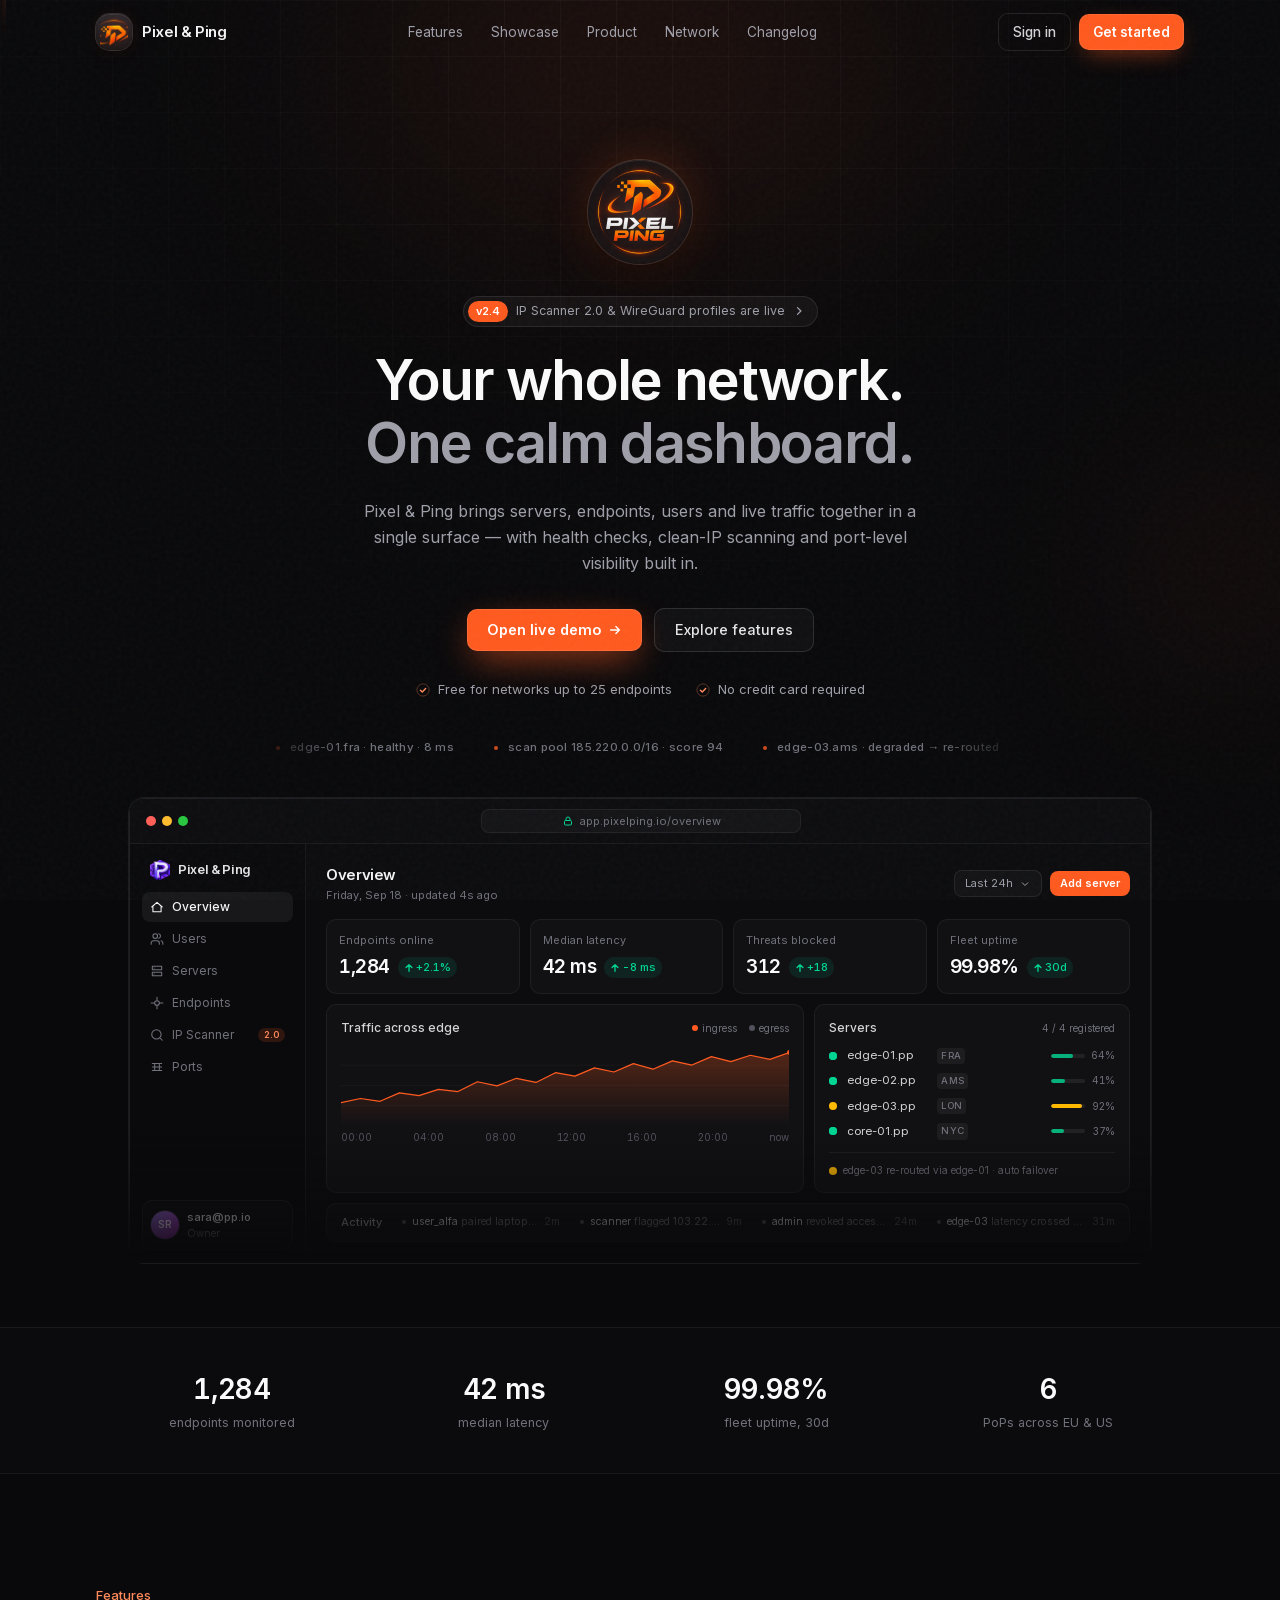
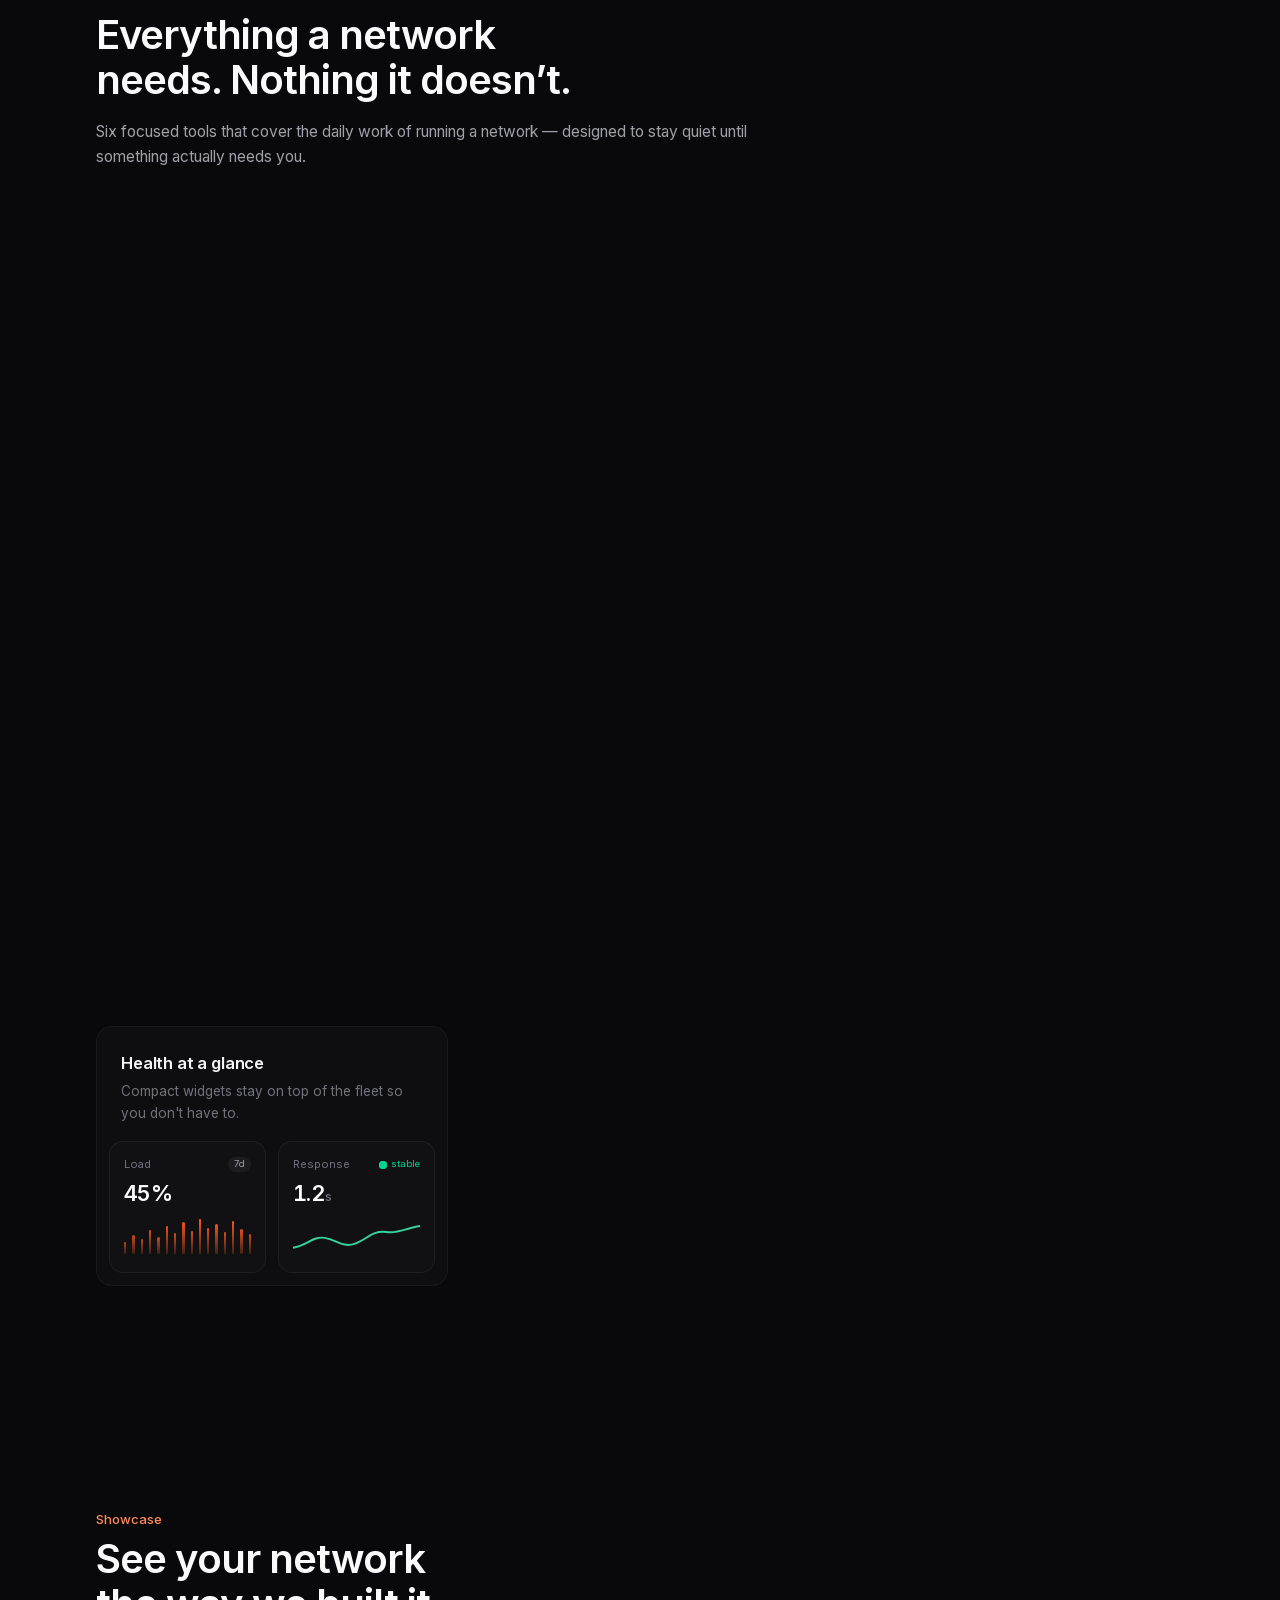
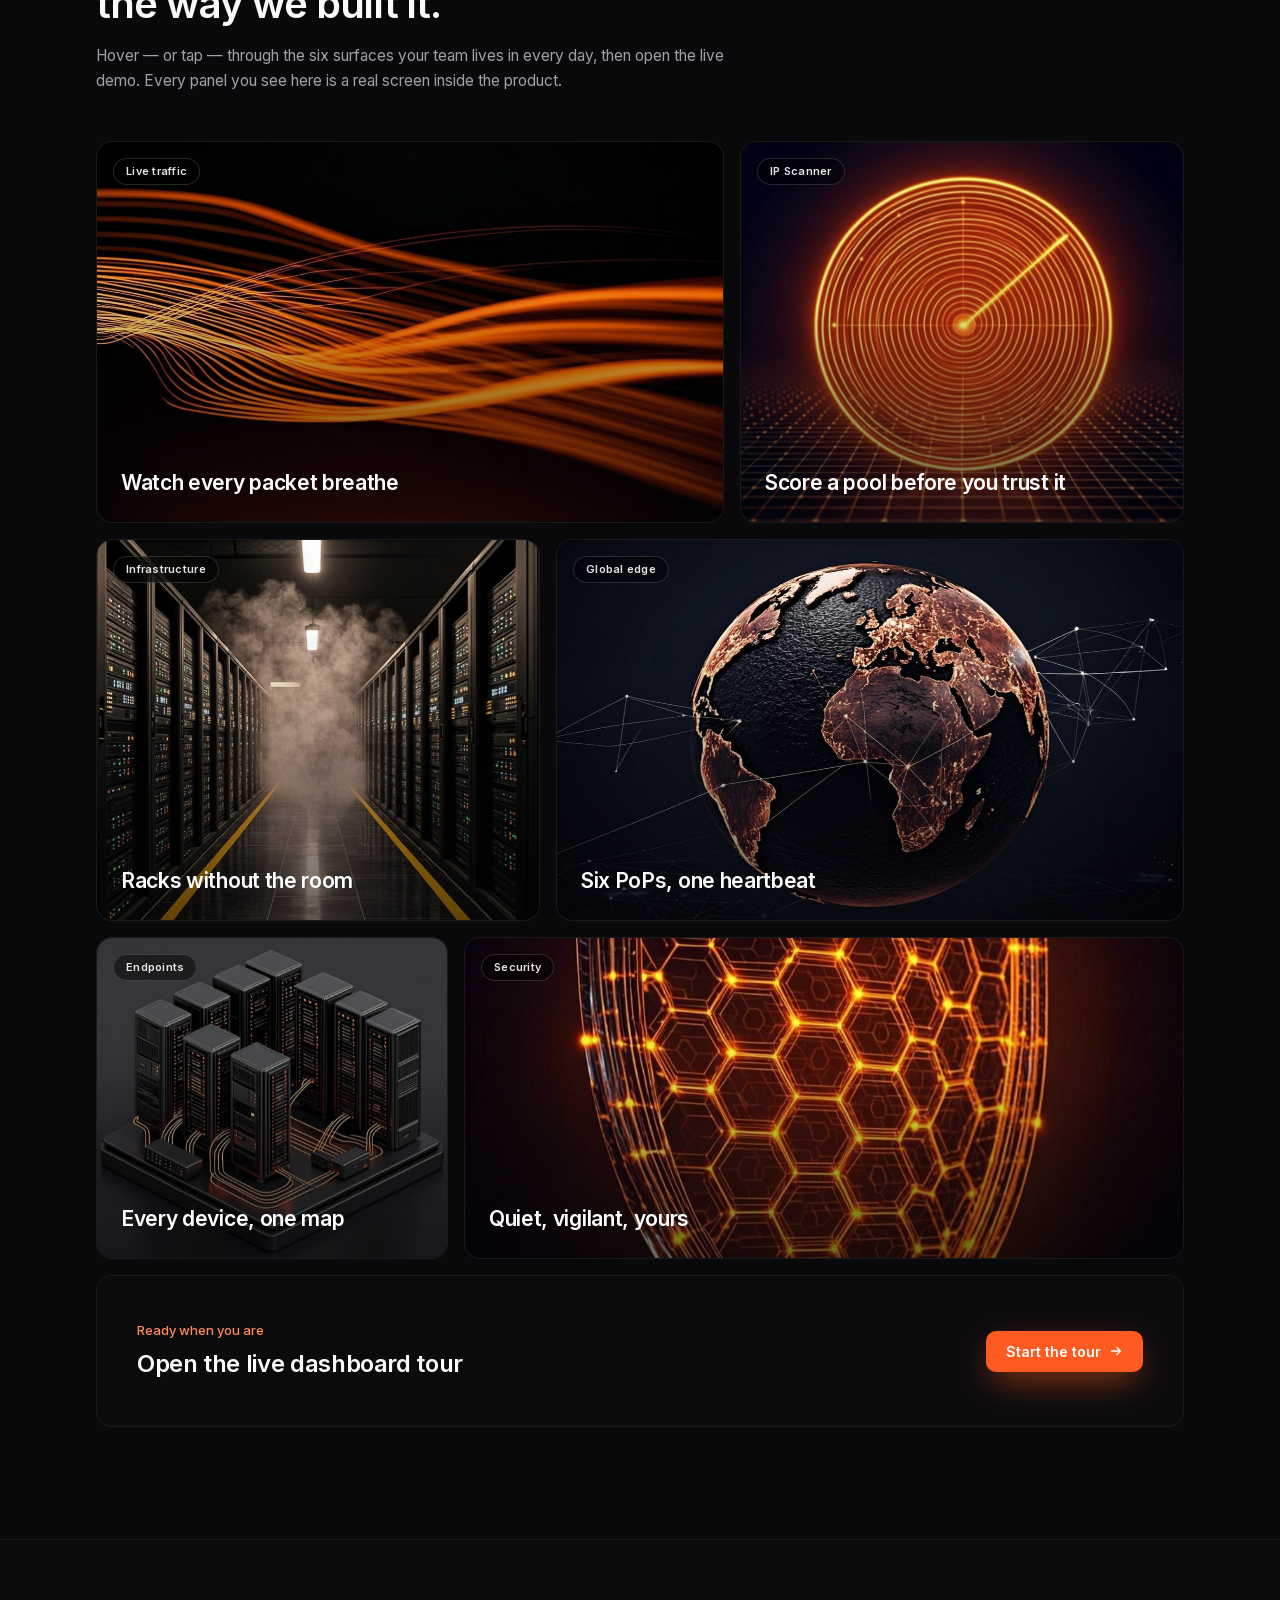
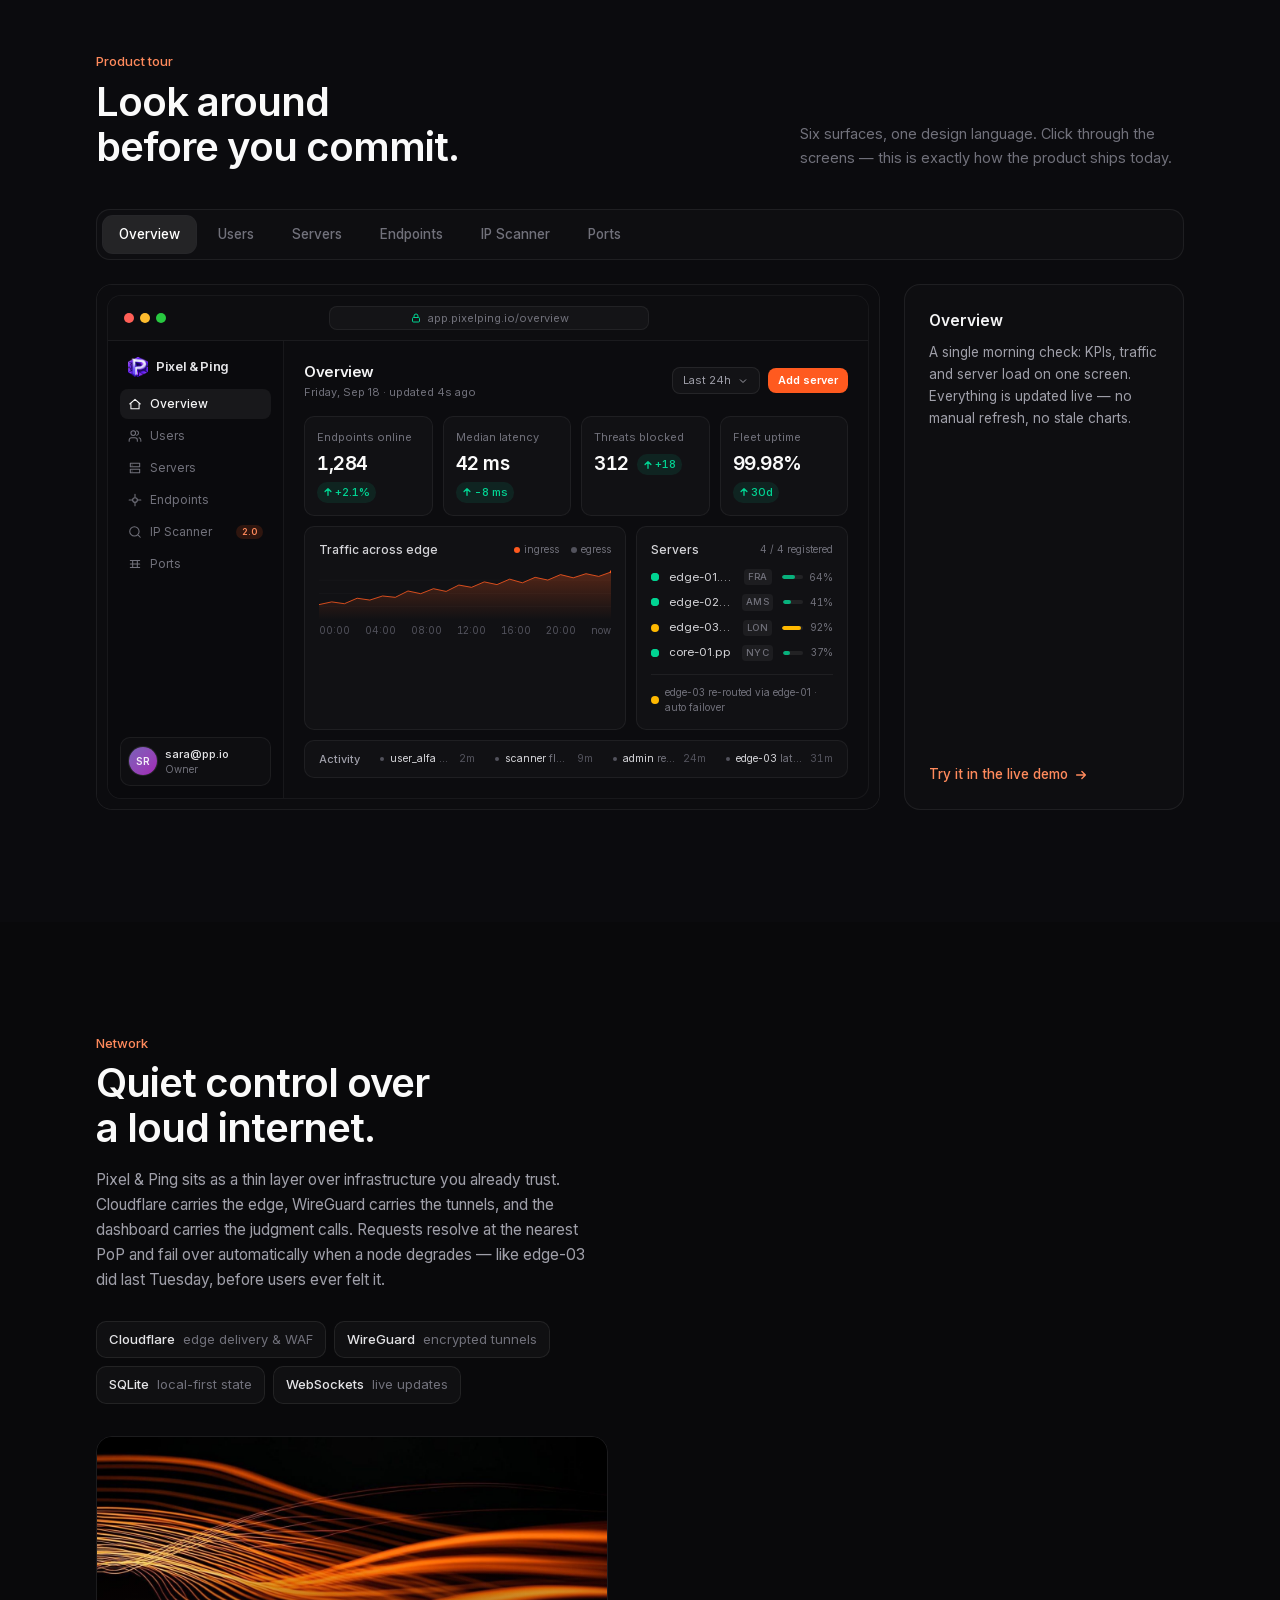
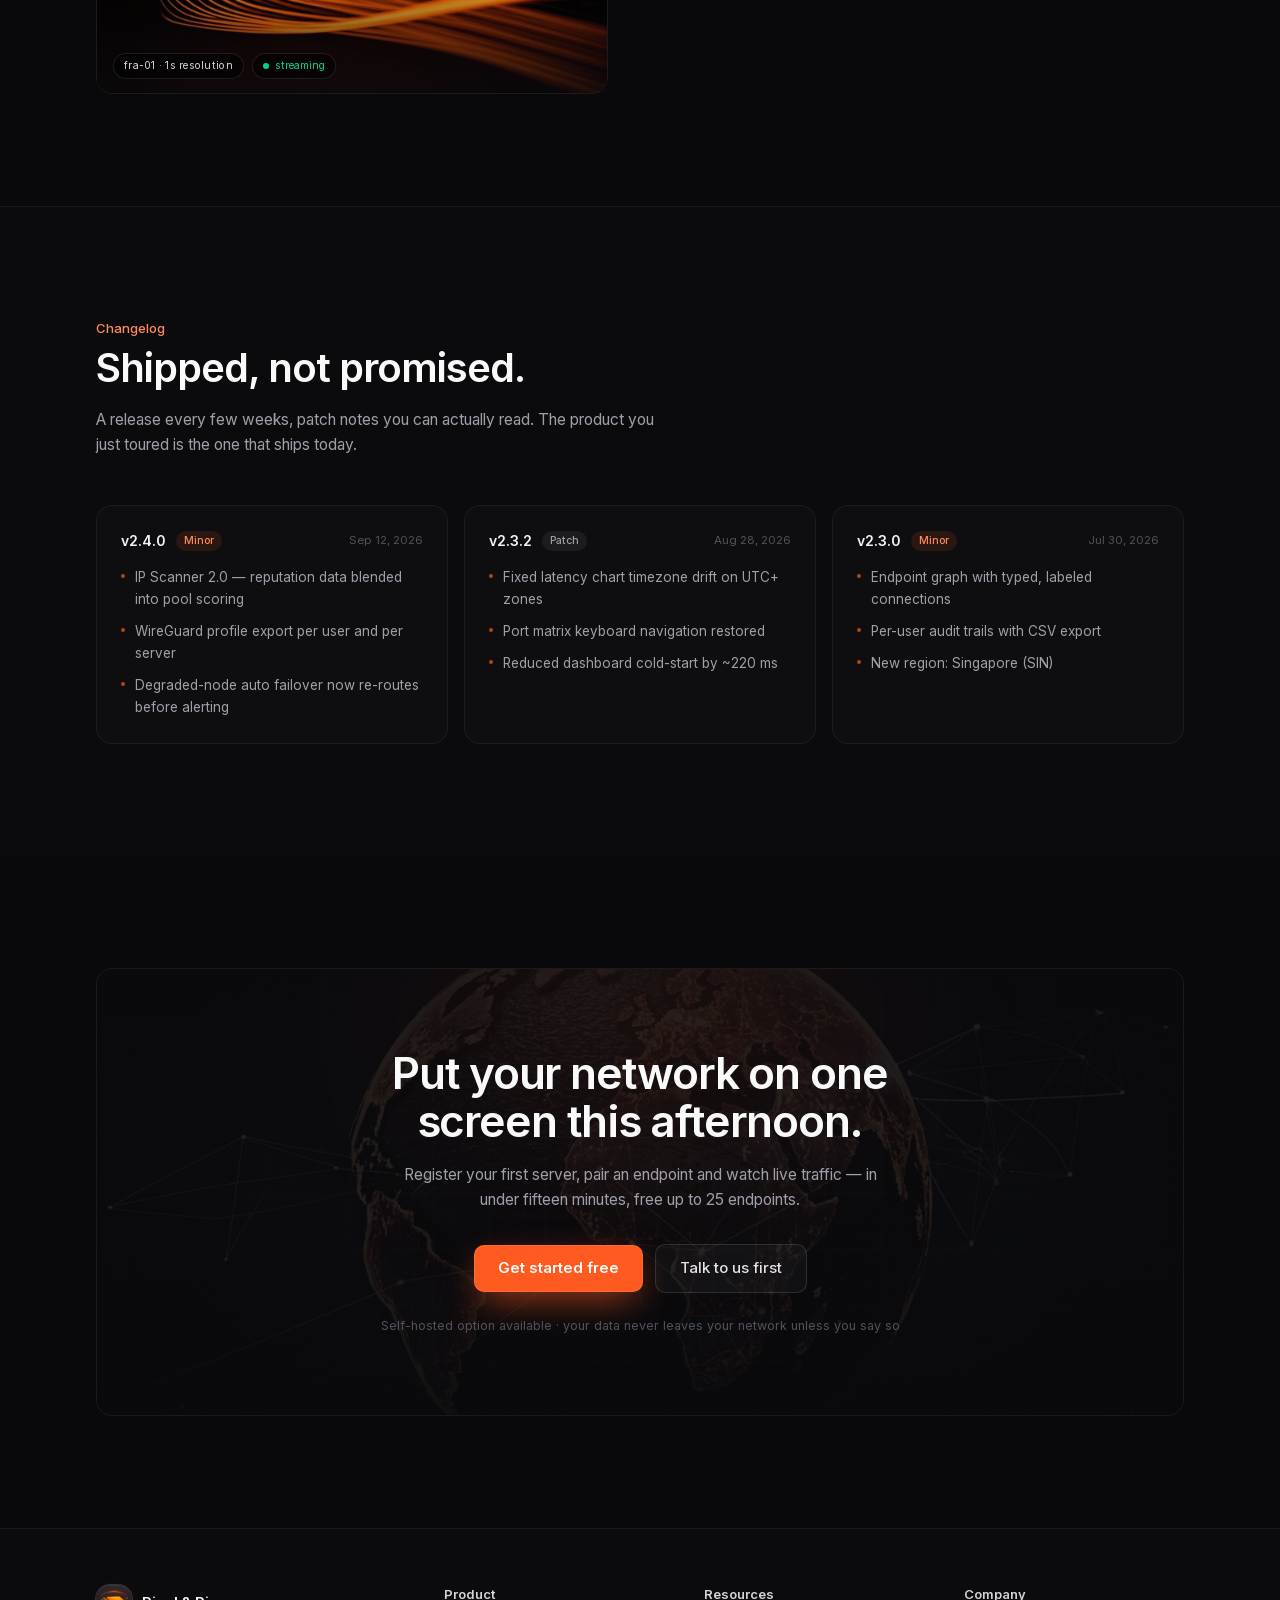
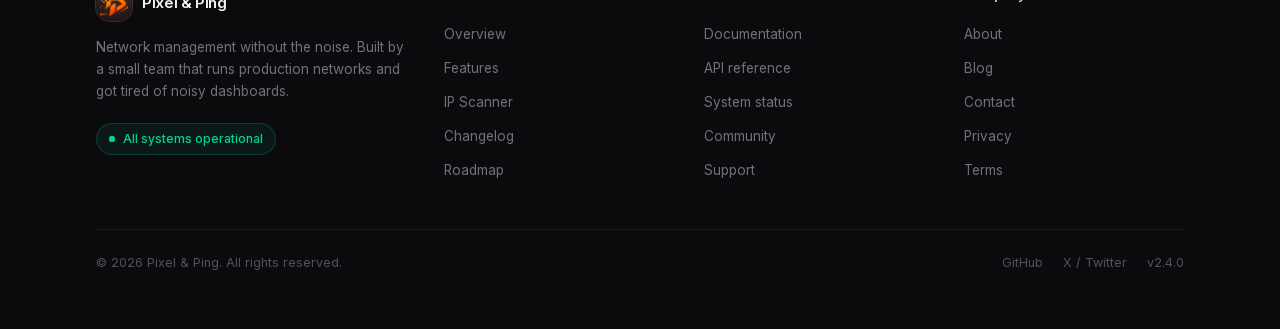
<file: index.html>
<!DOCTYPE html><!--Q48RdecgTznxb4xP3hWrm--><html lang="en" class="dark"><head><meta charSet="utf-8"/><meta name="viewport" content="width=device-width, initial-scale=1"/><link rel="preload" href="/_next/static/media/83afe278b6a6bb3c-s.p.3a6ba036.woff2" as="font" crossorigin="" type="font/woff2"/><link rel="preload" as="image" href="/brand/logo-mark.png"/><link rel="preload" as="image" href="/brand/logo-full.png"/><link rel="preload" as="image" href="/brand/pixel-ping-logo-nav.png"/><link rel="stylesheet" href="/_next/static/chunks/0c9d5deae63954ec.css" data-precedence="next"/><link rel="stylesheet" href="/_next/static/chunks/9d8ab88f47f581a1.css" data-precedence="next"/><link rel="preload" as="script" fetchPriority="low" href="/_next/static/chunks/4b9eae0c8dc7e975.js"/><script src="/_next/static/chunks/771dedee3f5e1621.js" async=""></script><script src="/_next/static/chunks/36eb040fd7f092fc.js" async=""></script><script src="/_next/static/chunks/turbopack-c354d4528eaf889b.js" async=""></script><script src="/_next/static/chunks/2f236954d6a65e12.js" async=""></script><script src="/_next/static/chunks/47fa0b12b2964ea6.js" async=""></script><meta name="next-size-adjust" content=""/><title>Pixel &amp; Ping — Network management without the noise</title><meta name="description" content="Servers, endpoints, users and live traffic in a single dashboard. Monitor health, scan IP pools and manage ports across your whole fleet — from one calm surface."/><meta name="author" content="Pixel &amp; Ping"/><meta name="keywords" content="network management,server monitoring,endpoint monitoring,IP scanner,dashboard,Pixel &amp; Ping"/><meta property="og:title" content="Pixel &amp; Ping — Network management without the noise"/><meta property="og:description" content="Every route, server and endpoint. One calm dashboard. Live monitoring, clean IP scanning and port-level visibility for modern networks."/><meta property="og:site_name" content="Pixel &amp; Ping"/><meta property="og:type" content="website"/><meta name="twitter:card" content="summary_large_image"/><meta name="twitter:title" content="Pixel &amp; Ping — Network management without the noise"/><meta name="twitter:description" content="Servers, endpoints, users and live traffic in a single dashboard."/><link rel="icon" href="/brand/favicon-128.png"/><script src="/_next/static/chunks/a6dad97d9634a72d.js" noModule=""></script></head><body class="inter_7b064e0d-module__MOT0tq__variable font-sans antialiased bg-[#09090b] text-zinc-100"><div hidden=""><!--$--><!--/$--></div><div class="flex min-h-screen flex-col bg-[#09090b] text-zinc-100"><div class="pp-noise" aria-hidden="true"></div><div aria-hidden="true" class="pp-progress fixed inset-x-0 top-0 z-[60] h-[2.5px]" style="transform:scaleX(0)"></div><header class="fixed inset-x-0 top-0 z-50 transition-all duration-300 bg-transparent"><div class="mx-auto flex h-16 max-w-6xl items-center justify-between px-5 lg:px-8"><a href="#top" class="group flex items-center gap-2.5"><span class="relative flex h-9 w-9 items-center justify-center"><span class="absolute inset-0 rounded-xl bg-[#ff5a1f]/0 blur-md transition-all duration-300 group-hover:bg-[#ff5a1f]/30"></span><span class="absolute inset-0 rounded-xl bg-gradient-to-b from-[#26262c] to-[#131316] ring-1 ring-white/[0.16] shadow-[0_2px_12px_-2px_rgba(0,0,0,0.7),inset_0_1px_0_0_rgba(255,255,255,0.08)] transition-transform duration-300 group-hover:scale-105"></span><img src="/brand/logo-mark.png" alt="Pixel &amp; Ping logo" class="relative h-7 w-7 object-contain drop-shadow-[0_0_10px_rgba(255,90,31,0.45)]"/></span><span class="text-[15px] font-semibold tracking-tight">Pixel &amp; Ping</span></a><nav class="hidden items-center gap-1 md:flex" aria-label="Primary"><a href="#features" class="group relative rounded-md px-3 py-2 text-[13.5px] text-zinc-400 transition-colors hover:bg-white/[0.05] hover:text-zinc-100">Features<span class="absolute inset-x-3 -bottom-px h-px origin-center scale-x-0 bg-gradient-to-r from-transparent via-[#ff5a1f] to-transparent transition-transform duration-300 group-hover:scale-x-100"></span></a><a href="#gallery" class="group relative rounded-md px-3 py-2 text-[13.5px] text-zinc-400 transition-colors hover:bg-white/[0.05] hover:text-zinc-100">Showcase<span class="absolute inset-x-3 -bottom-px h-px origin-center scale-x-0 bg-gradient-to-r from-transparent via-[#ff5a1f] to-transparent transition-transform duration-300 group-hover:scale-x-100"></span></a><a href="#tour" class="group relative rounded-md px-3 py-2 text-[13.5px] text-zinc-400 transition-colors hover:bg-white/[0.05] hover:text-zinc-100">Product<span class="absolute inset-x-3 -bottom-px h-px origin-center scale-x-0 bg-gradient-to-r from-transparent via-[#ff5a1f] to-transparent transition-transform duration-300 group-hover:scale-x-100"></span></a><a href="#infrastructure" class="group relative rounded-md px-3 py-2 text-[13.5px] text-zinc-400 transition-colors hover:bg-white/[0.05] hover:text-zinc-100">Network<span class="absolute inset-x-3 -bottom-px h-px origin-center scale-x-0 bg-gradient-to-r from-transparent via-[#ff5a1f] to-transparent transition-transform duration-300 group-hover:scale-x-100"></span></a><a href="#changelog" class="group relative rounded-md px-3 py-2 text-[13.5px] text-zinc-400 transition-colors hover:bg-white/[0.05] hover:text-zinc-100">Changelog<span class="absolute inset-x-3 -bottom-px h-px origin-center scale-x-0 bg-gradient-to-r from-transparent via-[#ff5a1f] to-transparent transition-transform duration-300 group-hover:scale-x-100"></span></a></nav><div class="flex items-center gap-2"><a href="#tour" class="hidden rounded-lg border border-white/[0.1] px-3.5 py-2 text-[13.5px] font-medium text-zinc-300 transition-colors hover:border-white/20 hover:text-white sm:block">Sign in</a><a href="#cta" class="pp-shine relative overflow-hidden rounded-lg bg-[#ff5a1f] px-3.5 py-2 text-[13.5px] font-semibold text-white shadow-[0_0_0_1px_rgba(255,255,255,0.08)_inset,0_8px_24px_-8px_rgba(255,90,31,0.6)] transition-colors hover:bg-[#ff6b35]">Get started</a><button aria-label="Toggle menu" aria-expanded="false" class="ml-1 flex h-9 w-9 items-center justify-center rounded-lg border border-white/[0.08] text-zinc-300 md:hidden"><svg viewBox="0 0 24 24" class="h-4.5 w-4.5" fill="none"><path d="M4 7h16M4 12h16M4 17h16" stroke="currentColor" stroke-width="2" stroke-linecap="round"></path></svg></button></div></div></header><main class="flex-1"><section id="top" class="relative overflow-hidden pb-16 pt-32 sm:pt-40"><div class="pp-grid-bg pointer-events-none absolute inset-0 [mask-image:radial-gradient(ellipse_70%_60%_at_50%_0%,black,transparent)]"></div><div aria-hidden="true" class="pp-breathe pointer-events-none absolute rounded-full -top-48 left-1/2 h-[520px] w-[880px] -translate-x-1/2 bg-[radial-gradient(closest-side,rgba(255,90,31,0.13),transparent)] blur-[120px]" style="animation-delay:0s;--orb-scale:1"></div><div aria-hidden="true" class="pp-breathe pointer-events-none absolute rounded-full right-[-140px] top-[380px] h-[380px] w-[380px] bg-[radial-gradient(closest-side,rgba(255,90,31,0.07),transparent)] blur-[90px]" style="animation-delay:2.4s;--orb-scale:1"></div><div class="relative mx-auto max-w-6xl px-5 lg:px-8"><div class="mx-auto max-w-3xl text-center"><div class="relative mx-auto mb-8 flex h-[104px] w-[104px] items-center justify-center" style="opacity:0;filter:blur(12px);transform:scale(0.8)"><div class="pp-breathe absolute -inset-3 rounded-full bg-[radial-gradient(closest-side,rgba(255,90,31,0.26),transparent)] blur-xl"></div><span class="absolute inset-0 rounded-full bg-[radial-gradient(closest-side,#202027,#101014_70%)] ring-1 ring-white/[0.14] shadow-[0_18px_50px_-12px_rgba(0,0,0,0.8),inset_0_1px_0_0_rgba(255,255,255,0.09)]"></span><img src="/brand/logo-full.png" alt="Pixel &amp; Ping" class="relative h-[92px] w-[92px] object-contain drop-shadow-[0_0_30px_rgba(255,90,31,0.45)]"/></div><div style="opacity:0;transform:translateY(14px)"><a href="#changelog" class="group inline-flex items-center gap-2 rounded-full border border-white/[0.09] bg-white/[0.04] py-1 pl-1 pr-3 text-[12.5px] text-zinc-400 transition-colors hover:border-[#ff5a1f]/40 hover:text-zinc-200"><span class="rounded-full bg-[#ff5a1f] px-2 py-0.5 text-[11px] font-semibold text-white">v2.4</span>IP Scanner 2.0 &amp; WireGuard profiles are live<svg viewBox="0 0 16 16" class="h-3 w-3 transition-transform group-hover:translate-x-0.5" fill="none"><path d="M6 3.5 10.5 8 6 12.5" stroke="currentColor" stroke-width="1.8" stroke-linecap="round" stroke-linejoin="round"></path></svg></a></div><h1 class="mt-6 text-balance text-[40px] font-semibold leading-[1.06] tracking-[-0.03em] text-zinc-50 sm:text-[56px]"><span class="inline-block"><span class="inline-block overflow-hidden pb-[0.08em] align-bottom"><span class="inline-block" style="opacity:0;filter:blur(8px);transform:translateY(108%)">Your<!-- --> </span></span><span class="inline-block overflow-hidden pb-[0.08em] align-bottom"><span class="inline-block" style="opacity:0;filter:blur(8px);transform:translateY(108%)">whole<!-- --> </span></span><span class="inline-block overflow-hidden pb-[0.08em] align-bottom"><span class="inline-block" style="opacity:0;filter:blur(8px);transform:translateY(108%)">network.</span></span></span><br/><span class="inline-block"><span class="inline-block overflow-hidden pb-[0.08em] align-bottom"><span class="inline-block text-zinc-400" style="opacity:0;filter:blur(8px);transform:translateY(108%)">One<!-- --> </span></span><span class="inline-block overflow-hidden pb-[0.08em] align-bottom"><span class="inline-block text-zinc-400" style="opacity:0;filter:blur(8px);transform:translateY(108%)">calm<!-- --> </span></span><span class="inline-block overflow-hidden pb-[0.08em] align-bottom"><span class="inline-block text-zinc-400" style="opacity:0;filter:blur(8px);transform:translateY(108%)">dashboard.</span></span></span></h1><p class="mx-auto mt-5 max-w-xl text-pretty text-[16px] leading-relaxed text-zinc-400" style="opacity:0;filter:blur(6px);transform:translateY(14px)">Pixel &amp; Ping brings servers, endpoints, users and live traffic together in a single surface — with health checks, clean-IP scanning and port-level visibility built in.</p><div class="mt-8 flex flex-wrap items-center justify-center gap-3" style="opacity:0;transform:translateY(14px)"><a href="#tour" class="pp-shine group relative inline-flex items-center justify-center overflow-hidden rounded-lg bg-[#ff5a1f] px-5 py-2.5 text-[14.5px] font-semibold text-white shadow-[0_0_0_1px_rgba(255,255,255,0.1)_inset,0_12px_36px_-8px_rgba(255,90,31,0.7)] transition-[transform,box-shadow,background-color] duration-300 hover:-translate-y-0.5 hover:bg-[#ff6b35] hover:shadow-[0_0_0_1px_rgba(255,255,255,0.14)_inset,0_16px_44px_-8px_rgba(255,90,31,0.85)] active:translate-y-0"><span class="relative z-10 flex items-center gap-1.5">Open live demo<svg viewBox="0 0 16 16" class="h-3.5 w-3.5" fill="none"><path d="M3 8h10m0 0L9 4m4 4-4 4" stroke="currentColor" stroke-width="1.6" stroke-linecap="round" stroke-linejoin="round"></path></svg></span></a><a href="#features" class="group relative inline-flex items-center justify-center rounded-lg border border-white/[0.12] bg-white/[0.03] px-5 py-2.5 text-[14.5px] font-medium text-zinc-200 transition-all duration-300 hover:-translate-y-0.5 hover:border-white/25 hover:bg-white/[0.06] active:translate-y-0"><span class="relative z-10 flex items-center gap-1.5">Explore features</span></a></div><div class="mt-7 flex flex-wrap items-center justify-center gap-x-6 gap-y-2" style="opacity:0"><span class="flex items-center gap-2 text-[13px] text-zinc-400"><svg viewBox="0 0 16 16" class="h-3.5 w-3.5 text-[#ff8a5c]" fill="none"><circle cx="8" cy="8" r="7" stroke="currentColor" stroke-opacity="0.35"></circle><path d="M5 8.2 7.2 10.4 11 6.4" stroke="currentColor" stroke-width="1.6" stroke-linecap="round" stroke-linejoin="round"></path></svg>Free for networks up to 25 endpoints</span><span class="flex items-center gap-2 text-[13px] text-zinc-400"><svg viewBox="0 0 16 16" class="h-3.5 w-3.5 text-[#ff8a5c]" fill="none"><circle cx="8" cy="8" r="7" stroke="currentColor" stroke-opacity="0.35"></circle><path d="M5 8.2 7.2 10.4 11 6.4" stroke="currentColor" stroke-width="1.6" stroke-linecap="round" stroke-linejoin="round"></path></svg>No credit card required</span></div></div><div class="mx-auto mt-10 max-w-3xl" style="opacity:0"><div class="pp-marquee-mask relative overflow-hidden"><div class="pp-marquee flex w-max items-center" style="animation-duration:38s"><div class="flex items-center" aria-hidden="false"><span class="flex items-center whitespace-nowrap"><span class="flex items-center gap-2.5 px-5 text-[11.5px] font-medium tracking-wide text-zinc-500"><span class="h-1 w-1 rounded-full bg-[#ff5a1f]/80"></span>edge-01.fra · healthy · 8 ms</span></span><span class="flex items-center whitespace-nowrap"><span class="flex items-center gap-2.5 px-5 text-[11.5px] font-medium tracking-wide text-zinc-500"><span class="h-1 w-1 rounded-full bg-[#ff5a1f]/80"></span>scan pool 185.220.0.0/16 · score 94</span></span><span class="flex items-center whitespace-nowrap"><span class="flex items-center gap-2.5 px-5 text-[11.5px] font-medium tracking-wide text-zinc-500"><span class="h-1 w-1 rounded-full bg-[#ff5a1f]/80"></span>edge-03.ams · degraded → re-routed</span></span><span class="flex items-center whitespace-nowrap"><span class="flex items-center gap-2.5 px-5 text-[11.5px] font-medium tracking-wide text-zinc-500"><span class="h-1 w-1 rounded-full bg-[#ff5a1f]/80"></span>core-01 · load 45% · 7d</span></span><span class="flex items-center whitespace-nowrap"><span class="flex items-center gap-2.5 px-5 text-[11.5px] font-medium tracking-wide text-zinc-500"><span class="h-1 w-1 rounded-full bg-[#ff5a1f]/80"></span>42 ms median across 6 PoPs</span></span><span class="flex items-center whitespace-nowrap"><span class="flex items-center gap-2.5 px-5 text-[11.5px] font-medium tracking-wide text-zinc-500"><span class="h-1 w-1 rounded-full bg-[#ff5a1f]/80"></span>wireguard tunnel · handshake ok</span></span><span class="flex items-center whitespace-nowrap"><span class="flex items-center gap-2.5 px-5 text-[11.5px] font-medium tracking-wide text-zinc-500"><span class="h-1 w-1 rounded-full bg-[#ff5a1f]/80"></span>backup snapshot completed 04:00 UTC</span></span><span class="flex items-center whitespace-nowrap"><span class="flex items-center gap-2.5 px-5 text-[11.5px] font-medium tracking-wide text-zinc-500"><span class="h-1 w-1 rounded-full bg-[#ff5a1f]/80"></span>99.98% fleet uptime, 30 days</span></span></div><div class="flex items-center" aria-hidden="true"><span class="flex items-center whitespace-nowrap"><span class="flex items-center gap-2.5 px-5 text-[11.5px] font-medium tracking-wide text-zinc-500"><span class="h-1 w-1 rounded-full bg-[#ff5a1f]/80"></span>edge-01.fra · healthy · 8 ms</span></span><span class="flex items-center whitespace-nowrap"><span class="flex items-center gap-2.5 px-5 text-[11.5px] font-medium tracking-wide text-zinc-500"><span class="h-1 w-1 rounded-full bg-[#ff5a1f]/80"></span>scan pool 185.220.0.0/16 · score 94</span></span><span class="flex items-center whitespace-nowrap"><span class="flex items-center gap-2.5 px-5 text-[11.5px] font-medium tracking-wide text-zinc-500"><span class="h-1 w-1 rounded-full bg-[#ff5a1f]/80"></span>edge-03.ams · degraded → re-routed</span></span><span class="flex items-center whitespace-nowrap"><span class="flex items-center gap-2.5 px-5 text-[11.5px] font-medium tracking-wide text-zinc-500"><span class="h-1 w-1 rounded-full bg-[#ff5a1f]/80"></span>core-01 · load 45% · 7d</span></span><span class="flex items-center whitespace-nowrap"><span class="flex items-center gap-2.5 px-5 text-[11.5px] font-medium tracking-wide text-zinc-500"><span class="h-1 w-1 rounded-full bg-[#ff5a1f]/80"></span>42 ms median across 6 PoPs</span></span><span class="flex items-center whitespace-nowrap"><span class="flex items-center gap-2.5 px-5 text-[11.5px] font-medium tracking-wide text-zinc-500"><span class="h-1 w-1 rounded-full bg-[#ff5a1f]/80"></span>wireguard tunnel · handshake ok</span></span><span class="flex items-center whitespace-nowrap"><span class="flex items-center gap-2.5 px-5 text-[11.5px] font-medium tracking-wide text-zinc-500"><span class="h-1 w-1 rounded-full bg-[#ff5a1f]/80"></span>backup snapshot completed 04:00 UTC</span></span><span class="flex items-center whitespace-nowrap"><span class="flex items-center gap-2.5 px-5 text-[11.5px] font-medium tracking-wide text-zinc-500"><span class="h-1 w-1 rounded-full bg-[#ff5a1f]/80"></span>99.98% fleet uptime, 30 days</span></span></div></div></div></div><div class="relative mx-auto mt-10 max-w-5xl" style="opacity:0;filter:blur(14px);transform:translateY(42px)"><div style="opacity:1;transform:none"><div><div class="group/glow relative h-full"><div aria-hidden="true" class="pp-glow-halo pointer-events-none absolute -inset-2 rounded-[26px] opacity-0 transition-opacity duration-500 group-hover/glow:opacity-100" style="--r:220px"></div><div data-active="0" class="pp-glow relative h-full overflow-hidden rounded-2xl p-px"><div aria-hidden="true" class="pp-glow-ring pointer-events-none absolute inset-0" style="--r:220px"></div><div class="relative h-full overflow-hidden rounded-[15px] bg-[#0e0e11]"><div aria-hidden="true" class="pp-glow-spot pointer-events-none absolute inset-0"></div><div class="relative z-10 h-full bg-[#0b0b0e]"><div class="relative max-h-[640px] overflow-hidden rounded-[15px]"><div aria-hidden="true" class="pointer-events-none absolute inset-0 overflow-hidden transition-opacity duration-700 opacity-0 group-hover/glow:opacity-100 group-hover:opacity-100 z-10 rounded-[15px]"><span class="pp-twinkle absolute rounded-[1px]" style="left:23.221223879954778%;top:30.13610985217383%;width:4px;height:4px;background:rgba(255, 90, 31,0.45);box-shadow:none;animation-delay:2.63s;animation-duration:2.95s"></span><span class="pp-twinkle absolute rounded-[1px]" style="left:80.44872903469695%;top:34.737265385410865%;width:4px;height:4px;background:rgba(255, 90, 31,0.45);box-shadow:none;animation-delay:0.78s;animation-duration:3.21s"></span><span class="pp-twinkle absolute rounded-[1px]" style="left:63.20307339919964%;top:21.257354323461186%;width:3px;height:3px;background:rgba(255, 90, 31,0.45);box-shadow:none;animation-delay:1.60s;animation-duration:2.87s"></span><span class="pp-twinkle absolute rounded-[1px]" style="left:37.26853077223495%;top:30.999841731681954%;width:2px;height:2px;background:rgba(255, 90, 31,0.9);box-shadow:0 0 6px rgba(255, 90, 31,0.8);animation-delay:1.49s;animation-duration:1.87s"></span><span class="pp-twinkle absolute rounded-[1px]" style="left:99.54817524630926%;top:16.158487391658127%;width:4px;height:4px;background:rgba(255, 90, 31,0.9);box-shadow:0 0 6px rgba(255, 90, 31,0.8);animation-delay:2.99s;animation-duration:3.93s"></span><span class="pp-twinkle absolute rounded-[1px]" style="left:97.76171067278483%;top:29.188664376033557%;width:3px;height:3px;background:rgba(255, 90, 31,0.9);box-shadow:0 0 6px rgba(255, 90, 31,0.8);animation-delay:0.17s;animation-duration:2.18s"></span><span class="pp-twinkle absolute rounded-[1px]" style="left:69.05984557888587%;top:67.22546430755756%;width:2px;height:2px;background:rgba(255, 90, 31,0.45);box-shadow:none;animation-delay:2.17s;animation-duration:3.85s"></span><span class="pp-twinkle absolute rounded-[1px]" style="left:17.354232708748896%;top:99.01010381727247%;width:3px;height:3px;background:rgba(255, 90, 31,0.9);box-shadow:0 0 6px rgba(255, 90, 31,0.8);animation-delay:2.86s;animation-duration:2.77s"></span><span class="pp-twinkle absolute rounded-[1px]" style="left:92.62732275528833%;top:21.2947623396758%;width:3px;height:3px;background:rgba(255, 90, 31,0.45);box-shadow:none;animation-delay:0.13s;animation-duration:1.65s"></span><span class="pp-twinkle absolute rounded-[1px]" style="left:58.00424994376954%;top:58.56469454811304%;width:3px;height:3px;background:rgba(255, 90, 31,0.9);box-shadow:0 0 6px rgba(255, 90, 31,0.8);animation-delay:3.15s;animation-duration:1.92s"></span><span class="pp-twinkle absolute rounded-[1px]" style="left:82.92701141181169%;top:86.07520395817119%;width:3px;height:3px;background:rgba(255, 90, 31,0.9);box-shadow:0 0 6px rgba(255, 90, 31,0.8);animation-delay:2.76s;animation-duration:3.26s"></span><span class="pp-twinkle absolute rounded-[1px]" style="left:21.007291275600437%;top:32.41714764590142%;width:3px;height:3px;background:rgba(255, 90, 31,0.9);box-shadow:0 0 6px rgba(255, 90, 31,0.8);animation-delay:1.85s;animation-duration:3.04s"></span><span class="pp-twinkle absolute rounded-[1px]" style="left:37.06536400939058%;top:27.91410160061787%;width:4px;height:4px;background:rgba(255, 90, 31,0.45);box-shadow:none;animation-delay:3.40s;animation-duration:3.84s"></span><span class="pp-twinkle absolute rounded-[1px]" style="left:33.72376231927774%;top:56.4035698385851%;width:2px;height:2px;background:rgba(255, 90, 31,0.9);box-shadow:0 0 6px rgba(255, 90, 31,0.8);animation-delay:1.92s;animation-duration:3.49s"></span><span class="pp-twinkle absolute rounded-[1px]" style="left:47.92974484807928%;top:6.102728791847767%;width:2px;height:2px;background:rgba(255, 90, 31,0.45);box-shadow:none;animation-delay:3.66s;animation-duration:3.95s"></span><span class="pp-twinkle absolute rounded-[1px]" style="left:22.404996290424606%;top:46.92043650429696%;width:3px;height:3px;background:rgba(255, 90, 31,0.9);box-shadow:0 0 6px rgba(255, 90, 31,0.8);animation-delay:1.73s;animation-duration:2.76s"></span><span class="pp-twinkle absolute rounded-[1px]" style="left:29.446376122359652%;top:34.82582319111316%;width:2px;height:2px;background:rgba(255, 90, 31,0.9);box-shadow:0 0 6px rgba(255, 90, 31,0.8);animation-delay:3.72s;animation-duration:2.55s"></span><span class="pp-twinkle absolute rounded-[1px]" style="left:58.775343105662614%;top:23.58632101168041%;width:3px;height:3px;background:rgba(255, 90, 31,0.9);box-shadow:0 0 6px rgba(255, 90, 31,0.8);animation-delay:1.46s;animation-duration:1.84s"></span><span class="pp-twinkle absolute rounded-[1px]" style="left:27.99406646299758%;top:26.67162329362327%;width:3px;height:3px;background:rgba(255, 90, 31,0.45);box-shadow:none;animation-delay:2.71s;animation-duration:2.09s"></span><span class="pp-twinkle absolute rounded-[1px]" style="left:74.17622657631%;top:39.72379143015132%;width:3px;height:3px;background:rgba(255, 90, 31,0.9);box-shadow:0 0 6px rgba(255, 90, 31,0.8);animation-delay:2.26s;animation-duration:1.84s"></span><span class="pp-twinkle absolute rounded-[1px]" style="left:85.82375209152815%;top:78.55559548879683%;width:2px;height:2px;background:rgba(255, 90, 31,0.9);box-shadow:0 0 6px rgba(255, 90, 31,0.8);animation-delay:0.15s;animation-duration:3.98s"></span><span class="pp-twinkle absolute rounded-[1px]" style="left:24.785059733585513%;top:65.24403559524217%;width:3px;height:3px;background:rgba(255, 90, 31,0.45);box-shadow:none;animation-delay:3.61s;animation-duration:3.64s"></span><span class="pp-twinkle absolute rounded-[1px]" style="left:46.59091759749572%;top:75.23430082401319%;width:4px;height:4px;background:rgba(255, 90, 31,0.9);box-shadow:0 0 6px rgba(255, 90, 31,0.8);animation-delay:0.46s;animation-duration:3.73s"></span><span class="pp-twinkle absolute rounded-[1px]" style="left:98.24375522030095%;top:41.42735411696776%;width:2px;height:2px;background:rgba(255, 90, 31,0.45);box-shadow:none;animation-delay:2.76s;animation-duration:3.58s"></span><span class="pp-twinkle absolute rounded-[1px]" style="left:59.42578515241621%;top:25.863845696585486%;width:3px;height:3px;background:rgba(255, 90, 31,0.9);box-shadow:0 0 6px rgba(255, 90, 31,0.8);animation-delay:1.43s;animation-duration:3.36s"></span><span class="pp-twinkle absolute rounded-[1px]" style="left:20.03121593988908%;top:24.550336690299446%;width:2px;height:2px;background:rgba(255, 90, 31,0.9);box-shadow:0 0 6px rgba(255, 90, 31,0.8);animation-delay:1.51s;animation-duration:3.30s"></span><span class="pp-twinkle absolute rounded-[1px]" style="left:66.75426003203029%;top:66.578969375405%;width:3px;height:3px;background:rgba(255, 90, 31,0.45);box-shadow:none;animation-delay:0.72s;animation-duration:3.25s"></span><span class="pp-twinkle absolute rounded-[1px]" style="left:28.189674897294026%;top:1.6691089454980101%;width:2px;height:2px;background:rgba(255, 90, 31,0.9);box-shadow:0 0 6px rgba(255, 90, 31,0.8);animation-delay:2.03s;animation-duration:2.48s"></span><span class="pp-twinkle absolute rounded-[1px]" style="left:70.70982501973049%;top:38.67372273671208%;width:4px;height:4px;background:rgba(255, 90, 31,0.45);box-shadow:none;animation-delay:2.07s;animation-duration:3.38s"></span><span class="pp-twinkle absolute rounded-[1px]" style="left:8.009957033209503%;top:99.08791769958043%;width:3px;height:3px;background:rgba(255, 90, 31,0.9);box-shadow:0 0 6px rgba(255, 90, 31,0.8);animation-delay:2.99s;animation-duration:3.71s"></span><span class="pp-twinkle absolute rounded-[1px]" style="left:16.1189081511111%;top:2.161647281900514%;width:3px;height:3px;background:rgba(255, 90, 31,0.9);box-shadow:0 0 6px rgba(255, 90, 31,0.8);animation-delay:2.91s;animation-duration:2.12s"></span><span class="pp-twinkle absolute rounded-[1px]" style="left:77.20918902414269%;top:59.5552830483939%;width:2px;height:2px;background:rgba(255, 90, 31,0.9);box-shadow:0 0 6px rgba(255, 90, 31,0.8);animation-delay:2.90s;animation-duration:3.38s"></span><span class="pp-twinkle absolute rounded-[1px]" style="left:10.475960146868601%;top:99.10042654883%;width:3px;height:3px;background:rgba(255, 90, 31,0.45);box-shadow:none;animation-delay:1.91s;animation-duration:1.61s"></span><span class="pp-twinkle absolute rounded-[1px]" style="left:11.101953045726987%;top:0.24666696590429638%;width:4px;height:4px;background:rgba(255, 90, 31,0.45);box-shadow:none;animation-delay:1.50s;animation-duration:2.30s"></span><span class="pp-twinkle absolute rounded-[1px]" style="left:97.52574916128651%;top:98.27625073412491%;width:3px;height:3px;background:rgba(255, 90, 31,0.45);box-shadow:none;animation-delay:3.39s;animation-duration:3.49s"></span><span class="pp-twinkle absolute rounded-[1px]" style="left:30.870916094863787%;top:86.91556541671162%;width:3px;height:3px;background:rgba(255, 90, 31,0.45);box-shadow:none;animation-delay:0.36s;animation-duration:2.14s"></span><span class="pp-twinkle absolute rounded-[1px]" style="left:14.206737876611442%;top:94.81623372012109%;width:2px;height:2px;background:rgba(255, 90, 31,0.45);box-shadow:none;animation-delay:0.95s;animation-duration:3.67s"></span><span class="pp-twinkle absolute rounded-[1px]" style="left:32.52084826453938%;top:61.73217653486063%;width:3px;height:3px;background:rgba(255, 90, 31,0.45);box-shadow:none;animation-delay:1.10s;animation-duration:2.54s"></span><span class="pp-twinkle absolute rounded-[1px]" style="left:68.86446965836512%;top:63.038842821151775%;width:3px;height:3px;background:rgba(255, 90, 31,0.45);box-shadow:none;animation-delay:3.90s;animation-duration:2.45s"></span><span class="pp-twinkle absolute rounded-[1px]" style="left:48.95700472770841%;top:13.106877800601069%;width:3px;height:3px;background:rgba(255, 90, 31,0.45);box-shadow:none;animation-delay:1.81s;animation-duration:2.33s"></span><span class="pp-twinkle absolute rounded-[1px]" style="left:27.26549875260389%;top:39.99823784133696%;width:2px;height:2px;background:rgba(255, 90, 31,0.45);box-shadow:none;animation-delay:2.14s;animation-duration:2.04s"></span><span class="pp-twinkle absolute rounded-[1px]" style="left:87.79748017368547%;top:5.26240043764119%;width:2px;height:2px;background:rgba(255, 90, 31,0.45);box-shadow:none;animation-delay:3.06s;animation-duration:3.94s"></span><span class="pp-twinkle absolute rounded-[1px]" style="left:84.51269782017334%;top:56.62455536512425%;width:3px;height:3px;background:rgba(255, 90, 31,0.9);box-shadow:0 0 6px rgba(255, 90, 31,0.8);animation-delay:1.10s;animation-duration:3.71s"></span><span class="pp-twinkle absolute rounded-[1px]" style="left:85.70864298744709%;top:81.17912207817426%;width:3px;height:3px;background:rgba(255, 90, 31,0.45);box-shadow:none;animation-delay:0.09s;animation-duration:3.33s"></span><span class="pp-twinkle absolute rounded-[1px]" style="left:62.85381586421863%;top:83.71809091513569%;width:3px;height:3px;background:rgba(255, 90, 31,0.45);box-shadow:none;animation-delay:2.31s;animation-duration:3.89s"></span><span class="pp-twinkle absolute rounded-[1px]" style="left:57.85344924315723%;top:6.800430111616151%;width:2px;height:2px;background:rgba(255, 90, 31,0.45);box-shadow:none;animation-delay:3.09s;animation-duration:2.96s"></span><span class="pp-twinkle absolute rounded-[1px]" style="left:18.722010076453444%;top:6.629516764587606%;width:3px;height:3px;background:rgba(255, 90, 31,0.45);box-shadow:none;animation-delay:2.72s;animation-duration:1.83s"></span><span class="pp-twinkle absolute rounded-[1px]" style="left:46.568154682904606%;top:91.90975436467852%;width:4px;height:4px;background:rgba(255, 90, 31,0.45);box-shadow:none;animation-delay:2.90s;animation-duration:3.33s"></span><span class="pp-twinkle absolute rounded-[1px]" style="left:70.64388730796054%;top:59.588141039421316%;width:4px;height:4px;background:rgba(255, 90, 31,0.45);box-shadow:none;animation-delay:0.11s;animation-duration:1.61s"></span><span class="pp-twinkle absolute rounded-[1px]" style="left:65.1762790965222%;top:17.629211956409563%;width:3px;height:3px;background:rgba(255, 90, 31,0.45);box-shadow:none;animation-delay:0.96s;animation-duration:3.36s"></span><span class="pp-twinkle absolute rounded-[1px]" style="left:18.940799806296127%;top:57.07995331904385%;width:2px;height:2px;background:rgba(255, 90, 31,0.45);box-shadow:none;animation-delay:0.76s;animation-duration:3.11s"></span><span class="pp-twinkle absolute rounded-[1px]" style="left:19.353017635148717%;top:72.78735957779645%;width:3px;height:3px;background:rgba(255, 90, 31,0.9);box-shadow:0 0 6px rgba(255, 90, 31,0.8);animation-delay:1.16s;animation-duration:3.30s"></span><span class="pp-twinkle absolute rounded-[1px]" style="left:67.493429301976%;top:91.5216428671556%;width:3px;height:3px;background:rgba(255, 90, 31,0.45);box-shadow:none;animation-delay:1.87s;animation-duration:2.94s"></span><span class="pp-twinkle absolute rounded-[1px]" style="left:46.49677825800609%;top:31.457553532527527%;width:4px;height:4px;background:rgba(255, 90, 31,0.9);box-shadow:0 0 6px rgba(255, 90, 31,0.8);animation-delay:3.06s;animation-duration:3.90s"></span><span class="pp-twinkle absolute rounded-[1px]" style="left:74.32117976968584%;top:97.8804527570901%;width:3px;height:3px;background:rgba(255, 90, 31,0.9);box-shadow:0 0 6px rgba(255, 90, 31,0.8);animation-delay:0.53s;animation-duration:1.69s"></span><span class="pp-twinkle absolute rounded-[1px]" style="left:88.51037804051884%;top:13.090132661454845%;width:3px;height:3px;background:rgba(255, 90, 31,0.45);box-shadow:none;animation-delay:3.99s;animation-duration:1.61s"></span></div><div class="relative z-20"><div class="@container overflow-hidden rounded-xl border border-white/[0.08] bg-[#0c0c0f] shadow-[0_24px_80px_-24px_rgba(0,0,0,0.9)]"><div class="flex items-center gap-3 border-b border-white/[0.06] bg-[#0d0d10] px-4 py-2.5"><div class="flex gap-1.5"><span class="h-2.5 w-2.5 rounded-full bg-[#ff5f57]"></span><span class="h-2.5 w-2.5 rounded-full bg-[#febc2e]"></span><span class="h-2.5 w-2.5 rounded-full bg-[#28c840]"></span></div><div class="mx-auto flex h-6 w-full max-w-xs items-center justify-center gap-1.5 rounded-md border border-white/[0.06] bg-white/[0.03] text-[11px] text-zinc-500"><svg viewBox="0 0 24 24" class="h-3 w-3 text-emerald-400" fill="none"><rect x="5" y="11" width="14" height="9" rx="2" stroke="currentColor" stroke-width="2"></rect><path d="M8 11V8a4 4 0 0 1 8 0v3" stroke="currentColor" stroke-width="2"></path></svg>app.pixelping.io/overview</div><div class="w-10"></div></div><div class="flex text-left"><aside class="hidden w-44 shrink-0 flex-col border-r border-white/[0.06] bg-[#0a0a0d] p-3 @xl:flex"><div class="flex items-center gap-2 px-2 pb-3 pt-1"><img src="/brand/pixel-ping-logo-nav.png" alt="" class="h-5 w-5 rounded"/><span class="text-[13px] font-semibold tracking-tight text-zinc-200">Pixel &amp; Ping</span></div><nav class="flex flex-col gap-0.5"><span class="flex items-center gap-2 rounded-md px-2 py-1.5 text-[12px] bg-white/[0.06] font-medium text-zinc-100"><svg viewBox="0 0 24 24" class="h-3.5 w-3.5" fill="none"><path d="M3 12l9-8 9 8M5 10v10h14V10" stroke="currentColor" stroke-width="1.8" stroke-linecap="round" stroke-linejoin="round"></path></svg>Overview</span><span class="flex items-center gap-2 rounded-md px-2 py-1.5 text-[12px] text-zinc-500"><svg viewBox="0 0 24 24" class="h-3.5 w-3.5" fill="none"><path d="M16 21v-2a4 4 0 0 0-4-4H6a4 4 0 0 0-4 4v2M9 11a4 4 0 1 0 0-8 4 4 0 0 0 0 8Zm13 10v-2a4 4 0 0 0-3-3.87M15 3.13a4 4 0 0 1 0 7.75" stroke="currentColor" stroke-width="1.8" stroke-linecap="round" stroke-linejoin="round"></path></svg>Users</span><span class="flex items-center gap-2 rounded-md px-2 py-1.5 text-[12px] text-zinc-500"><svg viewBox="0 0 24 24" class="h-3.5 w-3.5" fill="none"><path d="M4 4h16v6H4zM4 14h16v6H4zM7 7h.01M7 17h.01" stroke="currentColor" stroke-width="1.8" stroke-linecap="round" stroke-linejoin="round"></path></svg>Servers</span><span class="flex items-center gap-2 rounded-md px-2 py-1.5 text-[12px] text-zinc-500"><svg viewBox="0 0 24 24" class="h-3.5 w-3.5" fill="none"><path d="M12 2v6m0 8v6m-10-10h6m8 0h6M12 8a4 4 0 1 0 0 8 4 4 0 0 0 0-8Z" stroke="currentColor" stroke-width="1.8" stroke-linecap="round" stroke-linejoin="round"></path></svg>Endpoints</span><span class="flex items-center gap-2 rounded-md px-2 py-1.5 text-[12px] text-zinc-500"><svg viewBox="0 0 24 24" class="h-3.5 w-3.5" fill="none"><path d="M11 19a8 8 0 1 0 0-16 8 8 0 0 0 0 16Zm10 2-4.35-4.35" stroke="currentColor" stroke-width="1.8" stroke-linecap="round" stroke-linejoin="round"></path></svg>IP Scanner<span class="ml-auto rounded-full bg-[#ff5a1f]/15 px-1.5 text-[9px] font-semibold text-[#ff8a5c]">2.0</span></span><span class="flex items-center gap-2 rounded-md px-2 py-1.5 text-[12px] text-zinc-500"><svg viewBox="0 0 24 24" class="h-3.5 w-3.5" fill="none"><path d="M4 6h16M4 12h16M4 18h16M8 6v12m8-12v12" stroke="currentColor" stroke-width="1.8" stroke-linecap="round" stroke-linejoin="round"></path></svg>Ports</span></nav><div class="mt-auto flex items-center gap-2 rounded-lg border border-white/[0.06] bg-white/[0.02] p-2"><span class="inline-flex shrink-0 items-center justify-center rounded-full bg-gradient-to-br font-semibold text-white/90 ring-1 ring-white/10 from-violet-400/70 to-fuchsia-500/70 h-7 w-7 text-[10px]">SR</span><div class="min-w-0"><p class="truncate text-[11px] font-medium text-zinc-200">sara@pp.io</p><p class="text-[10px] text-zinc-500">Owner</p></div></div></aside><div class="min-w-0 flex-1 p-4 sm:p-5"><div class="flex items-center justify-between gap-3"><div><h3 class="text-[15px] font-semibold tracking-tight text-zinc-100">Overview</h3><p class="text-[11px] text-zinc-500">Friday, Sep 18 · updated 4s ago</p></div><div class="flex items-center gap-2"><span class="hidden items-center gap-1.5 rounded-md border border-white/[0.08] bg-white/[0.03] px-2.5 py-1 text-[11px] text-zinc-400 sm:flex">Last 24h<svg viewBox="0 0 24 24" class="h-3 w-3" fill="none"><path d="m6 9 6 6 6-6" stroke="currentColor" stroke-width="2"></path></svg></span><span class="rounded-md bg-[#ff5a1f] px-2.5 py-1 text-[11px] font-semibold text-white">Add server</span></div></div><div class="mt-4 grid grid-cols-2 gap-2.5 @[680px]:grid-cols-4"><div class="rounded-lg border border-white/[0.06] bg-[#111114] p-3"><p class="truncate text-[11px] text-zinc-500">Endpoints online</p><div class="mt-1 flex flex-wrap items-baseline gap-x-2 gap-y-1"><p class="whitespace-nowrap text-[19px] font-semibold tracking-tight tabular-nums text-zinc-50">1,284</p><span class="inline-flex items-center gap-0.5 rounded-full px-1.5 py-0.5 text-[11px] font-medium tabular-nums bg-emerald-400/10 text-emerald-400"><svg viewBox="0 0 12 12" class="h-2.5 w-2.5" fill="none"><path d="M6 10V2m0 0L2.5 5.5M6 2l3.5 3.5" stroke="currentColor" stroke-width="1.6" stroke-linecap="round" stroke-linejoin="round"></path></svg>+2.1%</span></div></div><div class="rounded-lg border border-white/[0.06] bg-[#111114] p-3"><p class="truncate text-[11px] text-zinc-500">Median latency</p><div class="mt-1 flex flex-wrap items-baseline gap-x-2 gap-y-1"><p class="whitespace-nowrap text-[19px] font-semibold tracking-tight tabular-nums text-zinc-50">42 ms</p><span class="inline-flex items-center gap-0.5 rounded-full px-1.5 py-0.5 text-[11px] font-medium tabular-nums bg-emerald-400/10 text-emerald-400"><svg viewBox="0 0 12 12" class="h-2.5 w-2.5" fill="none"><path d="M6 10V2m0 0L2.5 5.5M6 2l3.5 3.5" stroke="currentColor" stroke-width="1.6" stroke-linecap="round" stroke-linejoin="round"></path></svg>-8 ms</span></div></div><div class="rounded-lg border border-white/[0.06] bg-[#111114] p-3"><p class="truncate text-[11px] text-zinc-500">Threats blocked</p><div class="mt-1 flex flex-wrap items-baseline gap-x-2 gap-y-1"><p class="whitespace-nowrap text-[19px] font-semibold tracking-tight tabular-nums text-zinc-50">312</p><span class="inline-flex items-center gap-0.5 rounded-full px-1.5 py-0.5 text-[11px] font-medium tabular-nums bg-emerald-400/10 text-emerald-400"><svg viewBox="0 0 12 12" class="h-2.5 w-2.5" fill="none"><path d="M6 10V2m0 0L2.5 5.5M6 2l3.5 3.5" stroke="currentColor" stroke-width="1.6" stroke-linecap="round" stroke-linejoin="round"></path></svg>+18</span></div></div><div class="rounded-lg border border-white/[0.06] bg-[#111114] p-3"><p class="truncate text-[11px] text-zinc-500">Fleet uptime</p><div class="mt-1 flex flex-wrap items-baseline gap-x-2 gap-y-1"><p class="whitespace-nowrap text-[19px] font-semibold tracking-tight tabular-nums text-zinc-50">99.98%</p><span class="inline-flex items-center gap-0.5 rounded-full px-1.5 py-0.5 text-[11px] font-medium tabular-nums bg-emerald-400/10 text-emerald-400"><svg viewBox="0 0 12 12" class="h-2.5 w-2.5" fill="none"><path d="M6 10V2m0 0L2.5 5.5M6 2l3.5 3.5" stroke="currentColor" stroke-width="1.6" stroke-linecap="round" stroke-linejoin="round"></path></svg>30d</span></div></div></div><div class="mt-2.5 grid gap-2.5 @[760px]:grid-cols-5"><div class="rounded-lg border border-white/[0.06] bg-[#111114] p-3.5 @[760px]:col-span-3"><div class="flex items-center justify-between"><p class="text-[12px] font-medium text-zinc-300">Traffic across edge</p><div class="flex items-center gap-3 text-[10px] text-zinc-500"><span class="flex items-center gap-1"><span class="h-1.5 w-1.5 rounded-full bg-[#ff5a1f]"></span> ingress</span><span class="flex items-center gap-1"><span class="h-1.5 w-1.5 rounded-full bg-zinc-600"></span> egress</span></div></div><svg viewBox="0 0 720 130" class="w-full mt-2" preserveAspectRatio="none"><defs><linearGradient id="ppArea" x1="0" y1="0" x2="0" y2="1"><stop offset="0%" stop-color="#ff5a1f" stop-opacity="0.28"></stop><stop offset="100%" stop-color="#ff5a1f" stop-opacity="0"></stop></linearGradient></defs><line x1="0" x2="720" y1="32.5" y2="32.5" stroke="rgba(255,255,255,0.05)" stroke-width="1"></line><line x1="0" x2="720" y1="65" y2="65" stroke="rgba(255,255,255,0.05)" stroke-width="1"></line><line x1="0" x2="720" y1="97.5" y2="97.5" stroke="rgba(255,255,255,0.05)" stroke-width="1"></line><path d="M0,92.64 L31.304347826086957,85.91999999999999 L62.608695652173914,90.4 L93.91304347826087,76.96000000000001 L125.21739130434783,81.44 L156.52173913043478,71.36 L187.82608695652175,74.72 L219.1304347826087,59.040000000000006 L250.43478260869566,65.75999999999999 L281.7391304347826,53.44 L313.04347826086956,60.16 L344.3478260869565,44.480000000000004 L375.6521739130435,50.08 L406.95652173913044,36.64 L438.2608695652174,43.36 L469.5652173913044,29.92 L500.8695652173913,38.879999999999995 L532.1739130434783,25.439999999999998 L563.4782608695652,32.16000000000001 L594.7826086956521,18.72 L626.0869565217391,26.560000000000002 L657.3913043478261,16.480000000000004 L688.695652173913,23.200000000000003 L720,12 L720,130 L0,130 Z" fill="url(#ppArea)"></path><path d="M0,92.64 L31.304347826086957,85.91999999999999 L62.608695652173914,90.4 L93.91304347826087,76.96000000000001 L125.21739130434783,81.44 L156.52173913043478,71.36 L187.82608695652175,74.72 L219.1304347826087,59.040000000000006 L250.43478260869566,65.75999999999999 L281.7391304347826,53.44 L313.04347826086956,60.16 L344.3478260869565,44.480000000000004 L375.6521739130435,50.08 L406.95652173913044,36.64 L438.2608695652174,43.36 L469.5652173913044,29.92 L500.8695652173913,38.879999999999995 L532.1739130434783,25.439999999999998 L563.4782608695652,32.16000000000001 L594.7826086956521,18.72 L626.0869565217391,26.560000000000002 L657.3913043478261,16.480000000000004 L688.695652173913,23.200000000000003 L720,12" fill="none" stroke="#ff5a1f" stroke-width="2" stroke-linejoin="round" stroke-linecap="round"></path><circle cx="720" cy="12" r="4" fill="#ff5a1f"><animate attributeName="r" values="3;5;3" dur="2s" repeatCount="indefinite"></animate></circle></svg><div class="mt-1 flex justify-between text-[10px] tabular-nums text-zinc-600"><span>00:00</span><span>04:00</span><span>08:00</span><span>12:00</span><span>16:00</span><span>20:00</span><span>now</span></div></div><div class="rounded-lg border border-white/[0.06] bg-[#111114] p-3.5 @[760px]:col-span-2"><div class="flex items-center justify-between"><p class="text-[12px] font-medium text-zinc-300">Servers</p><span class="text-[10px] text-zinc-500">4 / 4 registered</span></div><div class="mt-2.5 flex flex-col gap-2"><div class="flex items-center gap-2.5"><span class="relative inline-flex h-2 w-2"><span class="pp-ping-soft absolute inline-flex h-full w-full rounded-full bg-emerald-400"></span><span class="relative inline-flex h-2 w-2 rounded-full bg-emerald-400"></span></span><span class="w-20 truncate text-[11.5px] text-zinc-300">edge-01.pp</span><span class="rounded bg-white/[0.05] px-1 py-px text-[9.5px] font-medium tracking-wide text-zinc-500">FRA</span><div class="ml-auto flex w-16 items-center gap-1.5"><div class="h-1 flex-1 overflow-hidden rounded-full bg-white/[0.07]"><div class="h-full rounded-full bg-emerald-400/80" style="width:64%"></div></div><span class="w-6 text-right text-[10px] tabular-nums text-zinc-500">64<!-- -->%</span></div></div><div class="flex items-center gap-2.5"><span class="relative inline-flex h-2 w-2"><span class="pp-ping-soft absolute inline-flex h-full w-full rounded-full bg-emerald-400"></span><span class="relative inline-flex h-2 w-2 rounded-full bg-emerald-400"></span></span><span class="w-20 truncate text-[11.5px] text-zinc-300">edge-02.pp</span><span class="rounded bg-white/[0.05] px-1 py-px text-[9.5px] font-medium tracking-wide text-zinc-500">AMS</span><div class="ml-auto flex w-16 items-center gap-1.5"><div class="h-1 flex-1 overflow-hidden rounded-full bg-white/[0.07]"><div class="h-full rounded-full bg-emerald-400/80" style="width:41%"></div></div><span class="w-6 text-right text-[10px] tabular-nums text-zinc-500">41<!-- -->%</span></div></div><div class="flex items-center gap-2.5"><span class="relative inline-flex h-2 w-2"><span class="relative inline-flex h-2 w-2 rounded-full bg-amber-400"></span></span><span class="w-20 truncate text-[11.5px] text-zinc-300">edge-03.pp</span><span class="rounded bg-white/[0.05] px-1 py-px text-[9.5px] font-medium tracking-wide text-zinc-500">LON</span><div class="ml-auto flex w-16 items-center gap-1.5"><div class="h-1 flex-1 overflow-hidden rounded-full bg-white/[0.07]"><div class="h-full rounded-full bg-amber-400" style="width:92%"></div></div><span class="w-6 text-right text-[10px] tabular-nums text-zinc-500">92<!-- -->%</span></div></div><div class="flex items-center gap-2.5"><span class="relative inline-flex h-2 w-2"><span class="pp-ping-soft absolute inline-flex h-full w-full rounded-full bg-emerald-400"></span><span class="relative inline-flex h-2 w-2 rounded-full bg-emerald-400"></span></span><span class="w-20 truncate text-[11.5px] text-zinc-300">core-01.pp</span><span class="rounded bg-white/[0.05] px-1 py-px text-[9.5px] font-medium tracking-wide text-zinc-500">NYC</span><div class="ml-auto flex w-16 items-center gap-1.5"><div class="h-1 flex-1 overflow-hidden rounded-full bg-white/[0.07]"><div class="h-full rounded-full bg-emerald-400/80" style="width:37%"></div></div><span class="w-6 text-right text-[10px] tabular-nums text-zinc-500">37<!-- -->%</span></div></div></div><div class="mt-3 flex items-center gap-1.5 border-t border-white/[0.06] pt-2.5 text-[10px] text-zinc-500"><span class="relative inline-flex h-2 w-2"><span class="relative inline-flex h-2 w-2 rounded-full bg-amber-400"></span></span>edge-03 re-routed via edge-01 · auto failover</div></div></div><div class="mt-2.5 hidden items-center gap-5 rounded-lg border border-white/[0.06] bg-[#111114] px-3.5 py-2.5 @[720px]:flex"><p class="shrink-0 text-[11px] font-medium text-zinc-400">Activity</p><div class="flex min-w-0 items-center gap-1.5 text-[10.5px] text-zinc-500"><span class="h-1 w-1 shrink-0 rounded-full bg-zinc-600"></span><span class="truncate"><span class="text-zinc-300">user_alfa</span> <!-- -->paired laptop-7f to edge-02</span><span class="shrink-0 tabular-nums text-zinc-600">2m</span></div><div class="flex min-w-0 items-center gap-1.5 text-[10.5px] text-zinc-500"><span class="h-1 w-1 shrink-0 rounded-full bg-zinc-600"></span><span class="truncate"><span class="text-zinc-300">scanner</span> <!-- -->flagged 103.22.x.x as unclean</span><span class="shrink-0 tabular-nums text-zinc-600">9m</span></div><div class="flex min-w-0 items-center gap-1.5 text-[10.5px] text-zinc-500"><span class="h-1 w-1 shrink-0 rounded-full bg-zinc-600"></span><span class="truncate"><span class="text-zinc-300">admin</span> <!-- -->revoked access for guest_04</span><span class="shrink-0 tabular-nums text-zinc-600">24m</span></div><div class="flex min-w-0 items-center gap-1.5 text-[10.5px] text-zinc-500"><span class="h-1 w-1 shrink-0 rounded-full bg-zinc-600"></span><span class="truncate"><span class="text-zinc-300">edge-03</span> <!-- -->latency crossed 90 ms threshold</span><span class="shrink-0 tabular-nums text-zinc-600">31m</span></div></div></div></div></div></div></div></div></div></div></div></div></div><div class="pointer-events-none absolute inset-x-0 bottom-0 h-32 bg-gradient-to-t from-[#09090b] to-transparent"></div></div></div></section><section class="relative border-y border-white/[0.06] bg-[#0b0b0e]"><div class="mx-auto grid max-w-6xl grid-cols-2 gap-px px-5 sm:grid-cols-4 lg:px-8"><div class="py-8 text-center sm:py-10" style="opacity:0;filter:blur(10px);transform:translateY(22px)"><p class="text-[28px] font-semibold tracking-tight text-zinc-50"><span class="tabular-nums">0</span></p><p class="mt-1 text-[12.5px] text-zinc-500">endpoints monitored</p></div><div class="py-8 text-center sm:py-10" style="opacity:0;filter:blur(10px);transform:translateY(22px)"><p class="text-[28px] font-semibold tracking-tight text-zinc-50"><span class="tabular-nums">0<!-- --> ms</span></p><p class="mt-1 text-[12.5px] text-zinc-500">median latency</p></div><div class="py-8 text-center sm:py-10" style="opacity:0;filter:blur(10px);transform:translateY(22px)"><p class="text-[28px] font-semibold tracking-tight text-zinc-50"><span class="tabular-nums">0.00<!-- -->%</span></p><p class="mt-1 text-[12.5px] text-zinc-500">fleet uptime, 30d</p></div><div class="py-8 text-center sm:py-10" style="opacity:0;filter:blur(10px);transform:translateY(22px)"><p class="text-[28px] font-semibold tracking-tight text-zinc-50"><span class="tabular-nums">0</span></p><p class="mt-1 text-[12.5px] text-zinc-500">PoPs across EU &amp; US</p></div></div></section><section id="features" class="relative py-24 sm:py-28"><div class="mx-auto max-w-6xl px-5 lg:px-8"><div class="max-w-2xl" style="opacity:0;filter:blur(10px);transform:translateY(22px)"><p class="text-[13px] font-medium text-[#ff8a5c]">Features</p><h2 class="mt-2 text-balance text-[32px] font-semibold leading-[1.12] tracking-[-0.025em] text-zinc-50 sm:text-[40px]">Everything a network needs. Nothing it doesn’t.</h2><p class="mt-4 text-[15.5px] leading-relaxed text-zinc-400">Six focused tools that cover the daily work of running a network — designed to stay quiet until something actually needs you.</p></div><div class="mt-12 grid gap-4 md:grid-cols-2 lg:grid-cols-3"><div class="lg:col-span-2" style="opacity:0;filter:blur(10px);transform:translateY(22px)"><div class="group/glow relative h-full"><div aria-hidden="true" class="pp-glow-halo pointer-events-none absolute -inset-2 rounded-[26px] opacity-0 transition-opacity duration-500 group-hover/glow:opacity-100" style="--r:150px"></div><div data-active="0" class="pp-glow relative h-full overflow-hidden rounded-2xl p-px"><div aria-hidden="true" class="pp-glow-ring pointer-events-none absolute inset-0" style="--r:150px"></div><div class="relative h-full overflow-hidden rounded-[15px] bg-[#0e0e11]"><div aria-hidden="true" class="pp-glow-spot pointer-events-none absolute inset-0"></div><div class="relative z-10 h-full"><div aria-hidden="true" class="pointer-events-none absolute inset-0 overflow-hidden transition-opacity duration-700 opacity-0 group-hover/glow:opacity-100 group-hover:opacity-100 rounded-[15px]"><span class="pp-twinkle absolute rounded-[1px]" style="left:59.741702373867156%;top:32.654115126570105%;width:3px;height:3px;background:rgba(255, 90, 31,0.45);box-shadow:none;animation-delay:1.89s;animation-duration:2.82s"></span><span class="pp-twinkle absolute rounded-[1px]" style="left:32.26639041058661%;top:62.28815990689327%;width:3px;height:3px;background:rgba(255, 90, 31,0.45);box-shadow:none;animation-delay:0.49s;animation-duration:3.57s"></span><span class="pp-twinkle absolute rounded-[1px]" style="left:75.80989632187993%;top:20.259672237807536%;width:3px;height:3px;background:rgba(255, 90, 31,0.45);box-shadow:none;animation-delay:1.75s;animation-duration:3.86s"></span><span class="pp-twinkle absolute rounded-[1px]" style="left:50.90970786827711%;top:85.77485244677518%;width:3px;height:3px;background:rgba(255, 90, 31,0.45);box-shadow:none;animation-delay:2.74s;animation-duration:3.41s"></span><span class="pp-twinkle absolute rounded-[1px]" style="left:5.605261884920765%;top:8.296950064686825%;width:2px;height:2px;background:rgba(255, 90, 31,0.45);box-shadow:none;animation-delay:0.63s;animation-duration:3.67s"></span><span class="pp-twinkle absolute rounded-[1px]" style="left:10.751349048223346%;top:17.989939967810642%;width:2px;height:2px;background:rgba(255, 90, 31,0.9);box-shadow:0 0 6px rgba(255, 90, 31,0.8);animation-delay:1.04s;animation-duration:3.51s"></span><span class="pp-twinkle absolute rounded-[1px]" style="left:66.381948923663%;top:49.85270083416253%;width:2px;height:2px;background:rgba(255, 90, 31,0.45);box-shadow:none;animation-delay:2.08s;animation-duration:2.53s"></span><span class="pp-twinkle absolute rounded-[1px]" style="left:30.334615991523606%;top:5.875974301943643%;width:3px;height:3px;background:rgba(255, 90, 31,0.9);box-shadow:0 0 6px rgba(255, 90, 31,0.8);animation-delay:1.78s;animation-duration:3.24s"></span><span class="pp-twinkle absolute rounded-[1px]" style="left:41.81779688442475%;top:36.62964069953887%;width:3px;height:3px;background:rgba(255, 90, 31,0.45);box-shadow:none;animation-delay:1.69s;animation-duration:3.55s"></span><span class="pp-twinkle absolute rounded-[1px]" style="left:62.04607546860643%;top:62.5273613139143%;width:2px;height:2px;background:rgba(255, 90, 31,0.9);box-shadow:0 0 6px rgba(255, 90, 31,0.8);animation-delay:1.64s;animation-duration:2.57s"></span><span class="pp-twinkle absolute rounded-[1px]" style="left:47.84622780607606%;top:94.75736606182181%;width:3px;height:3px;background:rgba(255, 90, 31,0.45);box-shadow:none;animation-delay:2.88s;animation-duration:1.85s"></span><span class="pp-twinkle absolute rounded-[1px]" style="left:34.58093221051968%;top:82.42786283990426%;width:3px;height:3px;background:rgba(255, 90, 31,0.9);box-shadow:0 0 6px rgba(255, 90, 31,0.8);animation-delay:2.63s;animation-duration:3.05s"></span><span class="pp-twinkle absolute rounded-[1px]" style="left:99.44029939470056%;top:30.61707312153885%;width:2px;height:2px;background:rgba(255, 90, 31,0.45);box-shadow:none;animation-delay:0.50s;animation-duration:2.47s"></span><span class="pp-twinkle absolute rounded-[1px]" style="left:86.83361223738757%;top:99.25895557171316%;width:3px;height:3px;background:rgba(255, 90, 31,0.45);box-shadow:none;animation-delay:2.06s;animation-duration:3.65s"></span><span class="pp-twinkle absolute rounded-[1px]" style="left:0.0036591000025509857%;top:72.76347279330366%;width:3px;height:3px;background:rgba(255, 90, 31,0.9);box-shadow:0 0 6px rgba(255, 90, 31,0.8);animation-delay:1.33s;animation-duration:3.77s"></span><span class="pp-twinkle absolute rounded-[1px]" style="left:57.73870941993664%;top:76.27245675903396%;width:2px;height:2px;background:rgba(255, 90, 31,0.45);box-shadow:none;animation-delay:3.98s;animation-duration:2.17s"></span><span class="pp-twinkle absolute rounded-[1px]" style="left:71.76912761424319%;top:88.44650145620108%;width:4px;height:4px;background:rgba(255, 90, 31,0.9);box-shadow:0 0 6px rgba(255, 90, 31,0.8);animation-delay:3.36s;animation-duration:2.25s"></span><span class="pp-twinkle absolute rounded-[1px]" style="left:9.184166504564928%;top:53.74325577358832%;width:3px;height:3px;background:rgba(255, 90, 31,0.45);box-shadow:none;animation-delay:0.79s;animation-duration:3.73s"></span><span class="pp-twinkle absolute rounded-[1px]" style="left:62.34017543847585%;top:61.23280931115005%;width:3px;height:3px;background:rgba(255, 90, 31,0.45);box-shadow:none;animation-delay:3.37s;animation-duration:3.95s"></span><span class="pp-twinkle absolute rounded-[1px]" style="left:64.39655148496968%;top:62.74572217007517%;width:4px;height:4px;background:rgba(255, 90, 31,0.45);box-shadow:none;animation-delay:0.79s;animation-duration:2.02s"></span><span class="pp-twinkle absolute rounded-[1px]" style="left:94.62772348997532%;top:76.26760082916917%;width:4px;height:4px;background:rgba(255, 90, 31,0.45);box-shadow:none;animation-delay:3.05s;animation-duration:3.47s"></span><span class="pp-twinkle absolute rounded-[1px]" style="left:76.74902132130228%;top:16.34085253099329%;width:4px;height:4px;background:rgba(255, 90, 31,0.9);box-shadow:0 0 6px rgba(255, 90, 31,0.8);animation-delay:1.48s;animation-duration:2.41s"></span><span class="pp-twinkle absolute rounded-[1px]" style="left:87.96761248522671%;top:38.405568103917176%;width:3px;height:3px;background:rgba(255, 90, 31,0.45);box-shadow:none;animation-delay:3.01s;animation-duration:3.10s"></span><span class="pp-twinkle absolute rounded-[1px]" style="left:86.30761632084614%;top:95.48717597281211%;width:3px;height:3px;background:rgba(255, 90, 31,0.45);box-shadow:none;animation-delay:0.18s;animation-duration:2.99s"></span><span class="pp-twinkle absolute rounded-[1px]" style="left:34.955806994548766%;top:64.43731010258489%;width:2px;height:2px;background:rgba(255, 90, 31,0.45);box-shadow:none;animation-delay:1.94s;animation-duration:2.03s"></span><span class="pp-twinkle absolute rounded-[1px]" style="left:94.28186679760984%;top:40.48193388625805%;width:3px;height:3px;background:rgba(255, 90, 31,0.45);box-shadow:none;animation-delay:2.49s;animation-duration:1.82s"></span><span class="pp-twinkle absolute rounded-[1px]" style="left:88.9545308004017%;top:97.15025700352271%;width:4px;height:4px;background:rgba(255, 90, 31,0.9);box-shadow:0 0 6px rgba(255, 90, 31,0.8);animation-delay:0.67s;animation-duration:3.21s"></span><span class="pp-twinkle absolute rounded-[1px]" style="left:65.48625516763877%;top:56.6878899695439%;width:2px;height:2px;background:rgba(255, 90, 31,0.9);box-shadow:0 0 6px rgba(255, 90, 31,0.8);animation-delay:0.36s;animation-duration:3.38s"></span><span class="pp-twinkle absolute rounded-[1px]" style="left:29.65570172018488%;top:4.168740526802139%;width:3px;height:3px;background:rgba(255, 90, 31,0.45);box-shadow:none;animation-delay:0.53s;animation-duration:1.95s"></span><span class="pp-twinkle absolute rounded-[1px]" style="left:34.98453032461839%;top:8.838485592605139%;width:3px;height:3px;background:rgba(255, 90, 31,0.45);box-shadow:none;animation-delay:3.80s;animation-duration:3.95s"></span><span class="pp-twinkle absolute rounded-[1px]" style="left:45.313079163315706%;top:21.244122829375556%;width:4px;height:4px;background:rgba(255, 90, 31,0.45);box-shadow:none;animation-delay:0.56s;animation-duration:2.89s"></span><span class="pp-twinkle absolute rounded-[1px]" style="left:91.55745003954507%;top:7.832817138682913%;width:3px;height:3px;background:rgba(255, 90, 31,0.45);box-shadow:none;animation-delay:0.53s;animation-duration:3.67s"></span><span class="pp-twinkle absolute rounded-[1px]" style="left:40.868207645689836%;top:32.12746755016269%;width:3px;height:3px;background:rgba(255, 90, 31,0.45);box-shadow:none;animation-delay:1.18s;animation-duration:3.16s"></span><span class="pp-twinkle absolute rounded-[1px]" style="left:84.88686473028793%;top:8.387733583185764%;width:4px;height:4px;background:rgba(255, 90, 31,0.45);box-shadow:none;animation-delay:0.59s;animation-duration:3.77s"></span><span class="pp-twinkle absolute rounded-[1px]" style="left:60.49510541633936%;top:48.036363764549606%;width:2px;height:2px;background:rgba(255, 90, 31,0.9);box-shadow:0 0 6px rgba(255, 90, 31,0.8);animation-delay:3.57s;animation-duration:3.53s"></span><span class="pp-twinkle absolute rounded-[1px]" style="left:37.72307352119242%;top:52.950544865234406%;width:3px;height:3px;background:rgba(255, 90, 31,0.45);box-shadow:none;animation-delay:0.83s;animation-duration:2.58s"></span><span class="pp-twinkle absolute rounded-[1px]" style="left:15.555842837056844%;top:0.40227000863524154%;width:4px;height:4px;background:rgba(255, 90, 31,0.9);box-shadow:0 0 6px rgba(255, 90, 31,0.8);animation-delay:2.41s;animation-duration:3.78s"></span><span class="pp-twinkle absolute rounded-[1px]" style="left:3.599597280845046%;top:30.933456293860218%;width:2px;height:2px;background:rgba(255, 90, 31,0.45);box-shadow:none;animation-delay:1.03s;animation-duration:2.51s"></span><span class="pp-twinkle absolute rounded-[1px]" style="left:95.0171335903633%;top:73.44211611853098%;width:3px;height:3px;background:rgba(255, 90, 31,0.9);box-shadow:0 0 6px rgba(255, 90, 31,0.8);animation-delay:0.75s;animation-duration:2.58s"></span><span class="pp-twinkle absolute rounded-[1px]" style="left:57.55868617998203%;top:46.345628930430394%;width:3px;height:3px;background:rgba(255, 90, 31,0.9);box-shadow:0 0 6px rgba(255, 90, 31,0.8);animation-delay:2.89s;animation-duration:3.30s"></span><span class="pp-twinkle absolute rounded-[1px]" style="left:31.924595051896176%;top:97.66454378222988%;width:3px;height:3px;background:rgba(255, 90, 31,0.9);box-shadow:0 0 6px rgba(255, 90, 31,0.8);animation-delay:3.42s;animation-duration:3.39s"></span><span class="pp-twinkle absolute rounded-[1px]" style="left:44.915487198886694%;top:3.3779625031456817%;width:2px;height:2px;background:rgba(255, 90, 31,0.45);box-shadow:none;animation-delay:2.32s;animation-duration:3.25s"></span><span class="pp-twinkle absolute rounded-[1px]" style="left:27.127351255330723%;top:61.98777932459052%;width:2px;height:2px;background:rgba(255, 90, 31,0.9);box-shadow:0 0 6px rgba(255, 90, 31,0.8);animation-delay:2.60s;animation-duration:3.66s"></span><span class="pp-twinkle absolute rounded-[1px]" style="left:20.365921717166202%;top:76.60062569411821%;width:3px;height:3px;background:rgba(255, 90, 31,0.45);box-shadow:none;animation-delay:2.82s;animation-duration:3.34s"></span></div><div class="p-6 pb-4"><div class="flex items-center justify-between"><h3 class="text-[16.5px] font-semibold tracking-[-0.01em] text-zinc-100">Live traffic analytics</h3><span class="rounded-full border border-white/[0.08] bg-white/[0.04] px-2.5 py-0.5 text-[11px] font-medium text-zinc-400 transition-colors duration-300 group-hover/glow:border-[#ff5a1f]/40 group-hover/glow:text-[#ff8a5c]">real-time</span></div><p class="mt-1.5 max-w-md text-[13.5px] leading-relaxed text-zinc-500">Per-second ingress and egress across every edge node, with anomaly markers the moment a route starts to degrade.</p></div><div class="px-6 pb-0 [mask-image:linear-gradient(to_bottom,black_70%,transparent_100%)]"><div class="rounded-xl border border-white/[0.08] bg-[#0c0c0f] p-4"><div class="flex items-center justify-between"><p class="text-[12.5px] font-medium text-zinc-300">Traffic across edge</p><span class="rounded-full bg-emerald-400/10 px-2 py-0.5 text-[10px] font-medium text-emerald-400">live</span></div><svg viewBox="0 0 720 120" class="w-full mt-3" preserveAspectRatio="none"><defs><linearGradient id="ppArea" x1="0" y1="0" x2="0" y2="1"><stop offset="0%" stop-color="#ff5a1f" stop-opacity="0.28"></stop><stop offset="100%" stop-color="#ff5a1f" stop-opacity="0"></stop></linearGradient></defs><line x1="0" x2="720" y1="30" y2="30" stroke="rgba(255,255,255,0.05)" stroke-width="1"></line><line x1="0" x2="720" y1="60" y2="60" stroke="rgba(255,255,255,0.05)" stroke-width="1"></line><line x1="0" x2="720" y1="90" y2="90" stroke="rgba(255,255,255,0.05)" stroke-width="1"></line><path d="M0,85.44 L31.304347826086957,79.32 L62.608695652173914,83.4 L93.91304347826087,71.16 L125.21739130434783,75.24000000000001 L156.52173913043478,66.06 L187.82608695652175,69.12 L219.1304347826087,54.84 L250.43478260869566,60.96000000000001 L281.7391304347826,49.739999999999995 L313.04347826086956,55.86000000000001 L344.3478260869565,41.58 L375.6521739130435,46.67999999999999 L406.95652173913044,34.44 L438.2608695652174,40.56 L469.5652173913044,28.320000000000007 L500.8695652173913,36.480000000000004 L532.1739130434783,24.239999999999995 L563.4782608695652,30.36 L594.7826086956521,18.120000000000005 L626.0869565217391,25.260000000000005 L657.3913043478261,16.08 L688.695652173913,22.200000000000003 L720,12 L720,120 L0,120 Z" fill="url(#ppArea)"></path><path d="M0,85.44 L31.304347826086957,79.32 L62.608695652173914,83.4 L93.91304347826087,71.16 L125.21739130434783,75.24000000000001 L156.52173913043478,66.06 L187.82608695652175,69.12 L219.1304347826087,54.84 L250.43478260869566,60.96000000000001 L281.7391304347826,49.739999999999995 L313.04347826086956,55.86000000000001 L344.3478260869565,41.58 L375.6521739130435,46.67999999999999 L406.95652173913044,34.44 L438.2608695652174,40.56 L469.5652173913044,28.320000000000007 L500.8695652173913,36.480000000000004 L532.1739130434783,24.239999999999995 L563.4782608695652,30.36 L594.7826086956521,18.120000000000005 L626.0869565217391,25.260000000000005 L657.3913043478261,16.08 L688.695652173913,22.200000000000003 L720,12" fill="none" stroke="#ff5a1f" stroke-width="2" stroke-linejoin="round" stroke-linecap="round"></path><circle cx="720" cy="12" r="4" fill="#ff5a1f"><animate attributeName="r" values="3;5;3" dur="2s" repeatCount="indefinite"></animate></circle></svg><div class="mt-1.5 flex justify-between text-[10px] tabular-nums text-zinc-600"><span>00:00</span><span>06:00</span><span>12:00</span><span>18:00</span><span>now</span></div></div></div></div></div></div></div></div><div style="opacity:0;filter:blur(10px);transform:translateY(22px)"><div class="group/glow relative h-full"><div aria-hidden="true" class="pp-glow-halo pointer-events-none absolute -inset-2 rounded-[26px] opacity-0 transition-opacity duration-500 group-hover/glow:opacity-100" style="--r:150px"></div><div data-active="0" class="pp-glow relative h-full overflow-hidden rounded-2xl p-px"><div aria-hidden="true" class="pp-glow-ring pointer-events-none absolute inset-0" style="--r:150px"></div><div class="relative h-full overflow-hidden rounded-[15px] bg-[#0e0e11]"><div aria-hidden="true" class="pp-glow-spot pointer-events-none absolute inset-0"></div><div class="relative z-10 flex h-full flex-col"><div class="p-6 pb-4"><div class="flex items-center justify-between"><h3 class="text-[16.5px] font-semibold tracking-[-0.01em] text-zinc-100">Users &amp; access</h3></div><p class="mt-1.5 max-w-md text-[13.5px] leading-relaxed text-zinc-500">Role-based access with per-user audit trails.</p></div><div class="mt-auto px-3 pb-3 [mask-image:linear-gradient(to_bottom,black_72%,transparent_100%)]"><div class="rounded-xl border border-white/[0.08] bg-[#0c0c0f]"><div class="flex items-center gap-2 border-b border-white/[0.06] px-4 py-3"><div class="flex h-7 flex-1 items-center gap-2 rounded-md border border-white/[0.07] bg-white/[0.03] px-2.5 text-[11px] text-zinc-500"><svg viewBox="0 0 24 24" class="h-3 w-3" fill="none"><circle cx="11" cy="11" r="7" stroke="currentColor" stroke-width="2"></circle><path d="m20 20-3.5-3.5" stroke="currentColor" stroke-width="2" stroke-linecap="round"></path></svg>Search users…</div><span class="rounded-md bg-[#ff5a1f] px-2.5 py-1.5 text-[11px] font-semibold text-white">Create user</span></div><div class="grid grid-cols-[1fr_auto] items-center gap-2 px-4 pt-2.5 text-[10px] font-medium uppercase tracking-wider text-zinc-600"><span>User</span><span class="flex items-center gap-5"><span class="sm:block hidden">Role</span><span>Status</span><span class="hidden w-8 text-right sm:block">Last</span></span></div><div class="p-2 pt-1.5"><div class="grid grid-cols-[1fr_auto] items-center gap-2 rounded-lg px-2.5 py-2 hover:bg-white/[0.03]"><div class="flex min-w-0 items-center gap-2.5"><span class="inline-flex shrink-0 items-center justify-center rounded-full bg-gradient-to-br font-semibold text-white/90 ring-1 ring-white/10 from-orange-400/80 to-amber-500/80 h-7 w-7 text-[10px]">SR</span><div class="min-w-0"><p class="truncate text-[12.5px] font-medium text-zinc-200">sara.rahad</p></div></div><div class="flex items-center gap-5 text-[11px]"><span class="hidden rounded-md border border-white/[0.08] bg-white/[0.04] px-2 py-0.5 text-zinc-400 sm:block !hidden">Owner</span><span class="flex items-center justify-center gap-1.5 rounded-full px-2 py-0.5 text-[10.5px] font-medium bg-emerald-400/10 text-emerald-400"><span class="relative inline-flex h-2 w-2"><span class="relative inline-flex h-2 w-2 rounded-full bg-emerald-400"></span></span>Active</span><span class="hidden w-8 text-right tabular-nums text-zinc-600 sm:block">now</span></div></div><div class="grid grid-cols-[1fr_auto] items-center gap-2 rounded-lg px-2.5 py-2 hover:bg-white/[0.03]"><div class="flex min-w-0 items-center gap-2.5"><span class="inline-flex shrink-0 items-center justify-center rounded-full bg-gradient-to-br font-semibold text-white/90 ring-1 ring-white/10 from-sky-400/70 to-cyan-500/70 h-7 w-7 text-[10px]">MK</span><div class="min-w-0"><p class="truncate text-[12.5px] font-medium text-zinc-200">milad.k</p></div></div><div class="flex items-center gap-5 text-[11px]"><span class="hidden rounded-md border border-white/[0.08] bg-white/[0.04] px-2 py-0.5 text-zinc-400 sm:block !hidden">Admin</span><span class="flex items-center justify-center gap-1.5 rounded-full px-2 py-0.5 text-[10.5px] font-medium bg-emerald-400/10 text-emerald-400"><span class="relative inline-flex h-2 w-2"><span class="relative inline-flex h-2 w-2 rounded-full bg-emerald-400"></span></span>Active</span><span class="hidden w-8 text-right tabular-nums text-zinc-600 sm:block">12m</span></div></div><div class="grid grid-cols-[1fr_auto] items-center gap-2 rounded-lg px-2.5 py-2 hover:bg-white/[0.03]"><div class="flex min-w-0 items-center gap-2.5"><span class="inline-flex shrink-0 items-center justify-center rounded-full bg-gradient-to-br font-semibold text-white/90 ring-1 ring-white/10 from-violet-400/70 to-fuchsia-500/70 h-7 w-7 text-[10px]">NV</span><div class="min-w-0"><p class="truncate text-[12.5px] font-medium text-zinc-200">nima.v</p></div></div><div class="flex items-center gap-5 text-[11px]"><span class="hidden rounded-md border border-white/[0.08] bg-white/[0.04] px-2 py-0.5 text-zinc-400 sm:block !hidden">Operator</span><span class="flex items-center justify-center gap-1.5 rounded-full px-2 py-0.5 text-[10.5px] font-medium bg-emerald-400/10 text-emerald-400"><span class="relative inline-flex h-2 w-2"><span class="relative inline-flex h-2 w-2 rounded-full bg-emerald-400"></span></span>Active</span><span class="hidden w-8 text-right tabular-nums text-zinc-600 sm:block">1h</span></div></div><div class="grid grid-cols-[1fr_auto] items-center gap-2 rounded-lg px-2.5 py-2 hover:bg-white/[0.03]"><div class="flex min-w-0 items-center gap-2.5"><span class="inline-flex shrink-0 items-center justify-center rounded-full bg-gradient-to-br font-semibold text-white/90 ring-1 ring-white/10 from-emerald-400/70 to-teal-500/70 h-7 w-7 text-[10px]">G0</span><div class="min-w-0"><p class="truncate text-[12.5px] font-medium text-zinc-200">guest_04</p></div></div><div class="flex items-center gap-5 text-[11px]"><span class="hidden rounded-md border border-white/[0.08] bg-white/[0.04] px-2 py-0.5 text-zinc-400 sm:block !hidden">Guest</span><span class="flex items-center justify-center gap-1.5 rounded-full px-2 py-0.5 text-[10.5px] font-medium bg-zinc-500/10 text-zinc-400"><span class="relative inline-flex h-2 w-2"><span class="relative inline-flex h-2 w-2 rounded-full bg-zinc-500"></span></span>Expired</span><span class="hidden w-8 text-right tabular-nums text-zinc-600 sm:block">3d</span></div></div></div></div></div></div></div></div></div></div><div style="opacity:0;filter:blur(10px);transform:translateY(22px)"><div class="group/glow relative h-full"><div aria-hidden="true" class="pp-glow-halo pointer-events-none absolute -inset-2 rounded-[26px] opacity-0 transition-opacity duration-500 group-hover/glow:opacity-100" style="--r:150px"></div><div data-active="0" class="pp-glow relative h-full overflow-hidden rounded-2xl p-px"><div aria-hidden="true" class="pp-glow-ring pointer-events-none absolute inset-0" style="--r:150px"></div><div class="relative h-full overflow-hidden rounded-[15px] bg-[#0e0e11]"><div aria-hidden="true" class="pp-glow-spot pointer-events-none absolute inset-0"></div><div class="relative z-10 flex h-full flex-col"><div aria-hidden="true" class="pointer-events-none absolute inset-0 overflow-hidden transition-opacity duration-700 opacity-0 group-hover/glow:opacity-100 group-hover:opacity-100 rounded-[15px]"><span class="pp-twinkle absolute rounded-[1px]" style="left:18.372436851495877%;top:84.50410205550725%;width:4px;height:4px;background:rgba(255, 90, 31,0.45);box-shadow:none;animation-delay:2.51s;animation-duration:3.18s"></span><span class="pp-twinkle absolute rounded-[1px]" style="left:36.60584666504292%;top:18.289229278434505%;width:2px;height:2px;background:rgba(255, 90, 31,0.45);box-shadow:none;animation-delay:3.47s;animation-duration:3.20s"></span><span class="pp-twinkle absolute rounded-[1px]" style="left:46.871393518085824%;top:98.74121658722288%;width:3px;height:3px;background:rgba(255, 90, 31,0.9);box-shadow:0 0 6px rgba(255, 90, 31,0.8);animation-delay:2.85s;animation-duration:3.63s"></span><span class="pp-twinkle absolute rounded-[1px]" style="left:94.23776050789456%;top:78.72449931091978%;width:3px;height:3px;background:rgba(255, 90, 31,0.45);box-shadow:none;animation-delay:1.23s;animation-duration:2.67s"></span><span class="pp-twinkle absolute rounded-[1px]" style="left:31.553553471894702%;top:24.966434163798112%;width:3px;height:3px;background:rgba(255, 90, 31,0.45);box-shadow:none;animation-delay:1.81s;animation-duration:1.67s"></span><span class="pp-twinkle absolute rounded-[1px]" style="left:53.91023346746806%;top:54.50968789082253%;width:2px;height:2px;background:rgba(255, 90, 31,0.9);box-shadow:0 0 6px rgba(255, 90, 31,0.8);animation-delay:1.77s;animation-duration:3.23s"></span><span class="pp-twinkle absolute rounded-[1px]" style="left:2.5537731340591563%;top:6.366976488061482%;width:3px;height:3px;background:rgba(255, 90, 31,0.45);box-shadow:none;animation-delay:3.97s;animation-duration:3.45s"></span><span class="pp-twinkle absolute rounded-[1px]" style="left:51.58919611712918%;top:16.061344420086243%;width:4px;height:4px;background:rgba(255, 90, 31,0.45);box-shadow:none;animation-delay:0.57s;animation-duration:3.18s"></span><span class="pp-twinkle absolute rounded-[1px]" style="left:81.76842829452653%;top:70.8809227347956%;width:3px;height:3px;background:rgba(255, 90, 31,0.9);box-shadow:0 0 6px rgba(255, 90, 31,0.8);animation-delay:2.19s;animation-duration:1.93s"></span><span class="pp-twinkle absolute rounded-[1px]" style="left:54.91872169150156%;top:13.479565397574333%;width:2px;height:2px;background:rgba(255, 90, 31,0.45);box-shadow:none;animation-delay:2.04s;animation-duration:2.38s"></span><span class="pp-twinkle absolute rounded-[1px]" style="left:20.742106295710983%;top:12.083339255696046%;width:3px;height:3px;background:rgba(255, 90, 31,0.45);box-shadow:none;animation-delay:3.31s;animation-duration:2.27s"></span><span class="pp-twinkle absolute rounded-[1px]" style="left:12.903255115816137%;top:1.1563100473722443%;width:3px;height:3px;background:rgba(255, 90, 31,0.9);box-shadow:0 0 6px rgba(255, 90, 31,0.8);animation-delay:0.76s;animation-duration:3.40s"></span><span class="pp-twinkle absolute rounded-[1px]" style="left:82.19469462856068%;top:13.999192484516243%;width:3px;height:3px;background:rgba(255, 90, 31,0.45);box-shadow:none;animation-delay:3.56s;animation-duration:3.33s"></span><span class="pp-twinkle absolute rounded-[1px]" style="left:20.914363054180285%;top:7.479389624495525%;width:3px;height:3px;background:rgba(255, 90, 31,0.45);box-shadow:none;animation-delay:1.53s;animation-duration:3.50s"></span><span class="pp-twinkle absolute rounded-[1px]" style="left:48.29203434055671%;top:61.94622468487978%;width:3px;height:3px;background:rgba(255, 90, 31,0.45);box-shadow:none;animation-delay:1.49s;animation-duration:2.19s"></span><span class="pp-twinkle absolute rounded-[1px]" style="left:62.76187594012299%;top:67.38783886685269%;width:2px;height:2px;background:rgba(255, 90, 31,0.45);box-shadow:none;animation-delay:1.38s;animation-duration:3.14s"></span><span class="pp-twinkle absolute rounded-[1px]" style="left:89.92391036517802%;top:22.39379641450796%;width:3px;height:3px;background:rgba(255, 90, 31,0.45);box-shadow:none;animation-delay:0.01s;animation-duration:2.37s"></span><span class="pp-twinkle absolute rounded-[1px]" style="left:39.300232350069564%;top:66.16345327347517%;width:4px;height:4px;background:rgba(255, 90, 31,0.45);box-shadow:none;animation-delay:1.29s;animation-duration:3.36s"></span><span class="pp-twinkle absolute rounded-[1px]" style="left:9.418717950029531%;top:58.126133972473326%;width:2px;height:2px;background:rgba(255, 90, 31,0.9);box-shadow:0 0 6px rgba(255, 90, 31,0.8);animation-delay:3.53s;animation-duration:1.68s"></span><span class="pp-twinkle absolute rounded-[1px]" style="left:21.646211278857663%;top:53.81648956827121%;width:4px;height:4px;background:rgba(255, 90, 31,0.9);box-shadow:0 0 6px rgba(255, 90, 31,0.8);animation-delay:2.53s;animation-duration:2.18s"></span><span class="pp-twinkle absolute rounded-[1px]" style="left:90.44631884171395%;top:44.417201915348414%;width:4px;height:4px;background:rgba(255, 90, 31,0.9);box-shadow:0 0 6px rgba(255, 90, 31,0.8);animation-delay:3.62s;animation-duration:3.05s"></span><span class="pp-twinkle absolute rounded-[1px]" style="left:19.534501972816543%;top:11.349419676480466%;width:4px;height:4px;background:rgba(255, 90, 31,0.45);box-shadow:none;animation-delay:3.29s;animation-duration:2.41s"></span><span class="pp-twinkle absolute rounded-[1px]" style="left:84.27008869402925%;top:39.86321043339558%;width:3px;height:3px;background:rgba(255, 90, 31,0.45);box-shadow:none;animation-delay:2.25s;animation-duration:1.75s"></span><span class="pp-twinkle absolute rounded-[1px]" style="left:2.0645328071623226%;top:90.34054007188388%;width:3px;height:3px;background:rgba(255, 90, 31,0.45);box-shadow:none;animation-delay:0.12s;animation-duration:3.61s"></span><span class="pp-twinkle absolute rounded-[1px]" style="left:11.576161333505297%;top:46.80561167988344%;width:3px;height:3px;background:rgba(255, 90, 31,0.45);box-shadow:none;animation-delay:2.45s;animation-duration:3.23s"></span><span class="pp-twinkle absolute rounded-[1px]" style="left:58.0631267886929%;top:12.44548111030781%;width:3px;height:3px;background:rgba(255, 90, 31,0.45);box-shadow:none;animation-delay:2.99s;animation-duration:1.63s"></span><span class="pp-twinkle absolute rounded-[1px]" style="left:48.19842993165366%;top:7.917300377448555%;width:2px;height:2px;background:rgba(255, 90, 31,0.45);box-shadow:none;animation-delay:3.29s;animation-duration:3.16s"></span><span class="pp-twinkle absolute rounded-[1px]" style="left:57.73378463636618%;top:29.23938633830403%;width:3px;height:3px;background:rgba(255, 90, 31,0.45);box-shadow:none;animation-delay:3.86s;animation-duration:3.67s"></span><span class="pp-twinkle absolute rounded-[1px]" style="left:42.570014853117755%;top:2.5067076086997986%;width:3px;height:3px;background:rgba(255, 90, 31,0.45);box-shadow:none;animation-delay:1.55s;animation-duration:2.32s"></span><span class="pp-twinkle absolute rounded-[1px]" style="left:97.40012596303131%;top:12.88441817414423%;width:2px;height:2px;background:rgba(255, 90, 31,0.45);box-shadow:none;animation-delay:3.14s;animation-duration:1.78s"></span><span class="pp-twinkle absolute rounded-[1px]" style="left:50.789839142635174%;top:97.6741636513907%;width:2px;height:2px;background:rgba(255, 90, 31,0.45);box-shadow:none;animation-delay:1.29s;animation-duration:3.58s"></span><span class="pp-twinkle absolute rounded-[1px]" style="left:96.3585842626344%;top:85.30648614105303%;width:3px;height:3px;background:rgba(255, 90, 31,0.9);box-shadow:0 0 6px rgba(255, 90, 31,0.8);animation-delay:3.93s;animation-duration:2.92s"></span><span class="pp-twinkle absolute rounded-[1px]" style="left:81.60992517164232%;top:49.44170184353425%;width:3px;height:3px;background:rgba(255, 90, 31,0.9);box-shadow:0 0 6px rgba(255, 90, 31,0.8);animation-delay:1.48s;animation-duration:2.84s"></span><span class="pp-twinkle absolute rounded-[1px]" style="left:92.50956090545515%;top:76.60186248031096%;width:4px;height:4px;background:rgba(255, 90, 31,0.9);box-shadow:0 0 6px rgba(255, 90, 31,0.8);animation-delay:3.56s;animation-duration:1.65s"></span><span class="pp-twinkle absolute rounded-[1px]" style="left:37.08400828490994%;top:40.57295231777971%;width:3px;height:3px;background:rgba(255, 90, 31,0.9);box-shadow:0 0 6px rgba(255, 90, 31,0.8);animation-delay:0.47s;animation-duration:3.72s"></span><span class="pp-twinkle absolute rounded-[1px]" style="left:91.75665569418925%;top:88.47531047067605%;width:3px;height:3px;background:rgba(255, 90, 31,0.9);box-shadow:0 0 6px rgba(255, 90, 31,0.8);animation-delay:0.48s;animation-duration:3.80s"></span><span class="pp-twinkle absolute rounded-[1px]" style="left:72.20281707159302%;top:20.10622957968735%;width:4px;height:4px;background:rgba(255, 90, 31,0.45);box-shadow:none;animation-delay:0.50s;animation-duration:1.64s"></span><span class="pp-twinkle absolute rounded-[1px]" style="left:71.45333781882073%;top:89.99054697924294%;width:3px;height:3px;background:rgba(255, 90, 31,0.45);box-shadow:none;animation-delay:3.72s;animation-duration:2.37s"></span><span class="pp-twinkle absolute rounded-[1px]" style="left:10.387989684386412%;top:13.643803082049999%;width:4px;height:4px;background:rgba(255, 90, 31,0.9);box-shadow:0 0 6px rgba(255, 90, 31,0.8);animation-delay:1.34s;animation-duration:2.66s"></span><span class="pp-twinkle absolute rounded-[1px]" style="left:81.10643606996746%;top:94.71014645096147%;width:2px;height:2px;background:rgba(255, 90, 31,0.45);box-shadow:none;animation-delay:1.12s;animation-duration:3.74s"></span><span class="pp-twinkle absolute rounded-[1px]" style="left:79.47811324484064%;top:74.28228533353831%;width:4px;height:4px;background:rgba(255, 90, 31,0.45);box-shadow:none;animation-delay:0.75s;animation-duration:3.28s"></span><span class="pp-twinkle absolute rounded-[1px]" style="left:9.998476945111179%;top:19.40957849728875%;width:3px;height:3px;background:rgba(255, 90, 31,0.45);box-shadow:none;animation-delay:2.10s;animation-duration:3.02s"></span><span class="pp-twinkle absolute rounded-[1px]" style="left:77.35394563424052%;top:69.18792987089546%;width:2px;height:2px;background:rgba(255, 90, 31,0.45);box-shadow:none;animation-delay:1.81s;animation-duration:2.30s"></span><span class="pp-twinkle absolute rounded-[1px]" style="left:98.88564970688094%;top:63.199846474890364%;width:3px;height:3px;background:rgba(255, 90, 31,0.45);box-shadow:none;animation-delay:1.00s;animation-duration:3.03s"></span></div><div class="p-6 pb-4"><div class="flex items-center justify-between"><h3 class="text-[16.5px] font-semibold tracking-[-0.01em] text-zinc-100">Clean-IP scanner</h3><span class="rounded-full border border-white/[0.08] bg-white/[0.04] px-2.5 py-0.5 text-[11px] font-medium text-zinc-400 transition-colors duration-300 group-hover/glow:border-[#ff5a1f]/40 group-hover/glow:text-[#ff8a5c]">new in 2.4</span></div><p class="mt-1.5 max-w-md text-[13.5px] leading-relaxed text-zinc-500">Score pools before you deploy — reachability, reputation, subnet hygiene.</p></div><div class="mt-auto px-3 pb-3 [mask-image:linear-gradient(to_bottom,black_75%,transparent_100%)]"><div class="rounded-xl border border-white/[0.08] bg-[#0c0c0f] p-4"><div class="flex items-center justify-between"><p class="text-[12.5px] font-medium text-zinc-200">IP Scanner</p><span class="rounded-full bg-[#ff5a1f]/12 px-2 py-0.5 text-[10px] font-medium text-[#ff8a5c]">2.0 engine</span></div><p class="mt-1 text-[11px] text-zinc-500">Reputation + reachability across your pools, before you route production traffic.</p><div class="mt-3.5 space-y-2.5"><div class="rounded-lg border border-white/[0.06] bg-[#111114] p-3"><div class="flex items-center justify-between text-[11.5px]"><span class="font-mono text-zinc-300">103.22.140.0/24</span><span class="font-medium text-emerald-400">96<!-- -->% clean</span></div><div class="mt-2 h-1.5 overflow-hidden rounded-full bg-white/[0.06]"><div class="h-full rounded-full bg-gradient-to-r from-emerald-500/70 to-emerald-400" style="width:96%"></div></div><div class="mt-1.5 flex justify-between text-[10px] text-zinc-600"><span>254<!-- --> hosts scanned</span><span>safe to route</span></div></div><div class="rounded-lg border border-white/[0.06] bg-[#111114] p-3"><div class="flex items-center justify-between text-[11.5px]"><span class="font-mono text-zinc-300">45.132.8.0/22</span><span class="font-medium text-emerald-400">87<!-- -->% clean</span></div><div class="mt-2 h-1.5 overflow-hidden rounded-full bg-white/[0.06]"><div class="h-full rounded-full bg-gradient-to-r from-emerald-500/70 to-emerald-400" style="width:87%"></div></div><div class="mt-1.5 flex justify-between text-[10px] text-zinc-600"><span>1022<!-- --> hosts scanned</span><span>safe to route</span></div></div></div></div></div></div></div></div></div></div><div style="opacity:0;filter:blur(10px);transform:translateY(22px)"><div class="group/glow relative h-full"><div aria-hidden="true" class="pp-glow-halo pointer-events-none absolute -inset-2 rounded-[26px] opacity-0 transition-opacity duration-500 group-hover/glow:opacity-100" style="--r:150px"></div><div data-active="0" class="pp-glow relative h-full overflow-hidden rounded-2xl p-px"><div aria-hidden="true" class="pp-glow-ring pointer-events-none absolute inset-0" style="--r:150px"></div><div class="relative h-full overflow-hidden rounded-[15px] bg-[#0e0e11]"><div aria-hidden="true" class="pp-glow-spot pointer-events-none absolute inset-0"></div><div class="relative z-10 flex h-full flex-col"><div class="p-6 pb-4"><div class="flex items-center justify-between"><h3 class="text-[16.5px] font-semibold tracking-[-0.01em] text-zinc-100">Endpoint pairing</h3></div><p class="mt-1.5 max-w-md text-[13.5px] leading-relaxed text-zinc-500">Every device converges into the core with typed, labeled connections.</p></div><div class="mt-auto px-3 pb-3"><div class="relative overflow-hidden rounded-xl border border-white/[0.08] bg-[#0c0c0f] [&amp;&gt;svg]:h-full flex min-h-[220px] items-center"><div class="pp-grid-bg absolute inset-0 opacity-60"></div><svg viewBox="0 0 480 240" class="relative w-full" preserveAspectRatio="xMidYMid meet"><path d="M240,120 L110,52" stroke="rgba(255,255,255,0.14)" stroke-width="1.5" fill="none"></path><path d="M240,120 L96,128" stroke="rgba(255,255,255,0.14)" stroke-width="1.5" fill="none"></path><path d="M240,120 L128,196" stroke="rgba(255,255,255,0.14)" stroke-width="1.5" fill="none"></path><path d="M240,120 L368,58" stroke="rgba(255,90,31,0.55)" stroke-width="1.5" fill="none" class="pp-dash"></path><path d="M240,120 L382,130" stroke="rgba(255,255,255,0.14)" stroke-width="1.5" fill="none"></path><path d="M240,120 L352,196" stroke="rgba(255,255,255,0.14)" stroke-width="1.5" fill="none"></path><circle cx="240" cy="120" r="30" fill="#111114" stroke="rgba(255,90,31,0.6)" stroke-width="1.5"></circle><circle cx="240" cy="120" r="30" fill="url(#coreGlow)"></circle><defs><radialGradient id="coreGlow"><stop offset="0%" stop-color="#ff5a1f" stop-opacity="0.25"></stop><stop offset="100%" stop-color="#ff5a1f" stop-opacity="0"></stop></radialGradient></defs><text x="240" y="116" text-anchor="middle" class="fill-zinc-200" style="font-size:10px;font-weight:600">core-01</text><text x="240" y="129" text-anchor="middle" class="fill-zinc-500" style="font-size:8px">NYC</text><g><circle cx="110" cy="52" r="17" fill="#111114" stroke="rgba(255,255,255,0.14)" stroke-width="1.5"></circle><text x="110" y="55" text-anchor="middle" class="fill-zinc-300" style="font-size:8.5px;font-weight:500">edge-01</text><text x="110" y="84" text-anchor="middle" class="fill-zinc-600" style="font-size:8px">FRA</text></g><g><circle cx="96" cy="128" r="17" fill="#111114" stroke="rgba(255,255,255,0.14)" stroke-width="1.5"></circle><text x="96" y="131" text-anchor="middle" class="fill-zinc-300" style="font-size:8.5px;font-weight:500">edge-02</text><text x="96" y="160" text-anchor="middle" class="fill-zinc-600" style="font-size:8px">AMS</text></g><g><circle cx="128" cy="196" r="17" fill="#111114" stroke="rgba(255,255,255,0.14)" stroke-width="1.5"></circle><text x="128" y="199" text-anchor="middle" class="fill-zinc-300" style="font-size:8.5px;font-weight:500">edge-03</text><text x="128" y="228" text-anchor="middle" class="fill-zinc-600" style="font-size:8px">LON</text></g><g><circle cx="368" cy="58" r="17" fill="#111114" stroke="rgba(255,90,31,0.7)" stroke-width="1.5"></circle><circle cx="368" cy="58" r="17" fill="none" stroke="rgba(255,90,31,0.5)" stroke-width="1.5"><animate attributeName="r" values="17;24" dur="1.8s" repeatCount="indefinite"></animate><animate attributeName="opacity" values="0.6;0" dur="1.8s" repeatCount="indefinite"></animate></circle><text x="368" y="61" text-anchor="middle" class="fill-zinc-300" style="font-size:8.5px;font-weight:500">partner-7f</text><text x="368" y="90" text-anchor="middle" class="fill-zinc-600" style="font-size:8px">pairing</text></g><g><circle cx="382" cy="130" r="17" fill="#111114" stroke="rgba(255,255,255,0.14)" stroke-width="1.5"></circle><text x="382" y="133" text-anchor="middle" class="fill-zinc-300" style="font-size:8.5px;font-weight:500">laptop-a3</text><text x="382" y="162" text-anchor="middle" class="fill-zinc-600" style="font-size:8px">paired</text></g><g><circle cx="352" cy="196" r="17" fill="#111114" stroke="rgba(255,255,255,0.14)" stroke-width="1.5"></circle><text x="352" y="199" text-anchor="middle" class="fill-zinc-300" style="font-size:8.5px;font-weight:500">nas-02</text><text x="352" y="228" text-anchor="middle" class="fill-zinc-600" style="font-size:8px">paired</text></g></svg></div></div></div></div></div></div></div><div style="opacity:0;filter:blur(10px);transform:translateY(22px)"><div class="group/glow relative h-full"><div aria-hidden="true" class="pp-glow-halo pointer-events-none absolute -inset-2 rounded-[26px] opacity-0 transition-opacity duration-500 group-hover/glow:opacity-100" style="--r:150px"></div><div data-active="0" class="pp-glow relative h-full overflow-hidden rounded-2xl p-px"><div aria-hidden="true" class="pp-glow-ring pointer-events-none absolute inset-0" style="--r:150px"></div><div class="relative h-full overflow-hidden rounded-[15px] bg-[#0e0e11]"><div aria-hidden="true" class="pp-glow-spot pointer-events-none absolute inset-0"></div><div class="relative z-10 flex h-full flex-col"><div class="p-6 pb-4"><div class="flex items-center justify-between"><h3 class="text-[16.5px] font-semibold tracking-[-0.01em] text-zinc-100">Port matrix</h3></div><p class="mt-1.5 max-w-md text-[13.5px] leading-relaxed text-zinc-500">HTTP, HTTPS, SSH and WireGuard mapped across every node — no spreadsheet required.</p></div><div class="mt-auto px-3 pb-3"><div class="rounded-xl border border-white/[0.08] bg-[#0c0c0f] p-4"><div class="flex items-center justify-between"><p class="text-[12.5px] font-medium text-zinc-200">Port matrix</p><span class="text-[10.5px] text-zinc-500">open across 4 nodes</span></div><div class="mt-3 space-y-2.5"><div class="flex items-center gap-3"><span class="w-20 shrink-0 rounded-md px-2 py-1 text-center text-[10.5px] font-semibold text-sky-400 bg-sky-400/10">HTTP</span><div class="flex flex-wrap gap-1.5"><span class="rounded-md border border-white/[0.07] bg-white/[0.03] px-2 py-1 font-mono text-[10.5px] tabular-nums text-zinc-400">:<!-- -->80</span><span class="rounded-md border border-white/[0.07] bg-white/[0.03] px-2 py-1 font-mono text-[10.5px] tabular-nums text-zinc-400">:<!-- -->91</span><span class="rounded-md border border-white/[0.07] bg-white/[0.03] px-2 py-1 font-mono text-[10.5px] tabular-nums text-zinc-400">:<!-- -->102</span><span class="rounded-md border border-white/[0.07] bg-white/[0.03] px-2 py-1 font-mono text-[10.5px] tabular-nums text-zinc-400">:<!-- -->113</span></div></div><div class="flex items-center gap-3"><span class="w-20 shrink-0 rounded-md px-2 py-1 text-center text-[10.5px] font-semibold text-emerald-400 bg-emerald-400/10">HTTPS</span><div class="flex flex-wrap gap-1.5"><span class="rounded-md border border-white/[0.07] bg-white/[0.03] px-2 py-1 font-mono text-[10.5px] tabular-nums text-zinc-400">:<!-- -->180</span><span class="rounded-md border border-white/[0.07] bg-white/[0.03] px-2 py-1 font-mono text-[10.5px] tabular-nums text-zinc-400">:<!-- -->191</span><span class="rounded-md border border-white/[0.07] bg-white/[0.03] px-2 py-1 font-mono text-[10.5px] tabular-nums text-zinc-400">:<!-- -->202</span><span class="rounded-md border border-white/[0.07] bg-white/[0.03] px-2 py-1 font-mono text-[10.5px] tabular-nums text-zinc-400">:<!-- -->213</span></div></div><div class="flex items-center gap-3"><span class="w-20 shrink-0 rounded-md px-2 py-1 text-center text-[10.5px] font-semibold text-violet-400 bg-violet-400/10">SSH</span><div class="flex flex-wrap gap-1.5"><span class="rounded-md border border-white/[0.07] bg-white/[0.03] px-2 py-1 font-mono text-[10.5px] tabular-nums text-zinc-400">:<!-- -->280</span><span class="rounded-md border border-white/[0.07] bg-white/[0.03] px-2 py-1 font-mono text-[10.5px] tabular-nums text-zinc-400">:<!-- -->291</span><span class="rounded-md border border-white/[0.07] bg-white/[0.03] px-2 py-1 font-mono text-[10.5px] tabular-nums text-zinc-400">:<!-- -->302</span><span class="rounded-md border border-white/[0.07] bg-white/[0.03] px-2 py-1 font-mono text-[10.5px] tabular-nums text-zinc-400">:<!-- -->313</span></div></div></div></div></div></div></div></div></div></div><div class="md:col-span-2 lg:col-span-1" style="opacity:0;filter:blur(10px);transform:translateY(22px)"><div class="group/glow relative h-full"><div aria-hidden="true" class="pp-glow-halo pointer-events-none absolute -inset-2 rounded-[26px] opacity-0 transition-opacity duration-500 group-hover/glow:opacity-100" style="--r:150px"></div><div data-active="0" class="pp-glow relative h-full overflow-hidden rounded-2xl p-px"><div aria-hidden="true" class="pp-glow-ring pointer-events-none absolute inset-0" style="--r:150px"></div><div class="relative h-full overflow-hidden rounded-[15px] bg-[#0e0e11]"><div aria-hidden="true" class="pp-glow-spot pointer-events-none absolute inset-0"></div><div class="relative z-10 flex h-full flex-col"><div class="p-6 pb-4"><div class="flex items-center justify-between"><h3 class="text-[16.5px] font-semibold tracking-[-0.01em] text-zinc-100">Health at a glance</h3></div><p class="mt-1.5 max-w-md text-[13.5px] leading-relaxed text-zinc-500">Compact widgets stay on top of the fleet so you don&#x27;t have to.</p></div><div class="mt-auto grid grid-cols-2 gap-3 p-3 pt-0"><div class="rounded-xl border border-white/[0.06] bg-[#111114] p-3.5"><div class="flex items-center justify-between"><p class="text-[11px] text-zinc-500">Load</p><span class="rounded-full bg-white/[0.05] px-1.5 text-[9.5px] text-zinc-400">7d</span></div><p class="mt-1 text-[22px] font-semibold tracking-tight tabular-nums text-zinc-50">45%</p><div class="mt-2 h-9"><div class="flex h-full items-end gap-1.5"><div class="flex-1 rounded-sm bg-gradient-to-t from-[#ff5a1f]/25 to-[#ff5a1f] transition-all" style="height:34%;opacity:0.7030000000000001"></div><div class="flex-1 rounded-sm bg-gradient-to-t from-[#ff5a1f]/25 to-[#ff5a1f] transition-all" style="height:52%;opacity:0.784"></div><div class="flex-1 rounded-sm bg-gradient-to-t from-[#ff5a1f]/25 to-[#ff5a1f] transition-all" style="height:40%;opacity:0.7300000000000001"></div><div class="flex-1 rounded-sm bg-gradient-to-t from-[#ff5a1f]/25 to-[#ff5a1f] transition-all" style="height:66%;opacity:0.8470000000000001"></div><div class="flex-1 rounded-sm bg-gradient-to-t from-[#ff5a1f]/25 to-[#ff5a1f] transition-all" style="height:48%;opacity:0.766"></div><div class="flex-1 rounded-sm bg-gradient-to-t from-[#ff5a1f]/25 to-[#ff5a1f] transition-all" style="height:78%;opacity:0.901"></div><div class="flex-1 rounded-sm bg-gradient-to-t from-[#ff5a1f]/25 to-[#ff5a1f] transition-all" style="height:58%;opacity:0.811"></div><div class="flex-1 rounded-sm bg-gradient-to-t from-[#ff5a1f]/25 to-[#ff5a1f] transition-all" style="height:88%;opacity:0.9460000000000001"></div><div class="flex-1 rounded-sm bg-gradient-to-t from-[#ff5a1f]/25 to-[#ff5a1f] transition-all" style="height:64%;opacity:0.8380000000000001"></div><div class="flex-1 rounded-sm bg-gradient-to-t from-[#ff5a1f]/25 to-[#ff5a1f] transition-all" style="height:96%;opacity:0.982"></div><div class="flex-1 rounded-sm bg-gradient-to-t from-[#ff5a1f]/25 to-[#ff5a1f] transition-all" style="height:72%;opacity:0.8740000000000001"></div><div class="flex-1 rounded-sm bg-gradient-to-t from-[#ff5a1f]/25 to-[#ff5a1f] transition-all" style="height:84%;opacity:0.928"></div><div class="flex-1 rounded-sm bg-gradient-to-t from-[#ff5a1f]/25 to-[#ff5a1f] transition-all" style="height:60%;opacity:0.8200000000000001"></div><div class="flex-1 rounded-sm bg-gradient-to-t from-[#ff5a1f]/25 to-[#ff5a1f] transition-all" style="height:90%;opacity:0.9550000000000001"></div><div class="flex-1 rounded-sm bg-gradient-to-t from-[#ff5a1f]/25 to-[#ff5a1f] transition-all" style="height:70%;opacity:0.865"></div><div class="flex-1 rounded-sm bg-gradient-to-t from-[#ff5a1f]/25 to-[#ff5a1f] transition-all" style="height:55%;opacity:0.7975000000000001"></div></div></div></div><div class="rounded-xl border border-white/[0.06] bg-[#111114] p-3.5"><div class="flex items-center justify-between"><p class="text-[11px] text-zinc-500">Response</p><span class="flex items-center gap-1 text-[9.5px] text-emerald-400"><span class="relative inline-flex h-2 w-2"><span class="pp-ping-soft absolute inline-flex h-full w-full rounded-full bg-emerald-400"></span><span class="relative inline-flex h-2 w-2 rounded-full bg-emerald-400"></span></span> stable</span></div><p class="mt-1 text-[22px] font-semibold tracking-tight tabular-nums text-zinc-50">1.2<span class="text-[13px] font-medium text-zinc-500">s</span></p><div class="mt-3 h-9"><svg viewBox="0 0 128 30" class="w-full" fill="none" preserveAspectRatio="none"><path d="M0,26 C14,24 20,14 32,16 C44,18 50,26 62,22 C74,18 80,8 94,10 C106,12 114,6 128,4" stroke="#34d399" stroke-width="2" stroke-linecap="round"></path></svg></div></div></div></div></div></div></div></div></div></div></section><section id="gallery" class="relative py-24 sm:py-28"><div class="mx-auto max-w-6xl px-5 lg:px-8"><div class="max-w-2xl" style="opacity:0;filter:blur(10px);transform:translateY(22px)"><p class="text-[13px] font-medium text-[#ff8a5c]">Showcase</p><h2 class="mt-2 text-balance text-[32px] font-semibold leading-[1.12] tracking-[-0.025em] text-zinc-50 sm:text-[40px]">See your network the way we built it.</h2><p class="mt-4 text-[15.5px] leading-relaxed text-zinc-400">Hover — or tap — through the six surfaces your team lives in every day, then open the live demo. Every panel you see here is a real screen inside the product.</p></div><div class="mt-12 grid gap-4 lg:grid-cols-12"><div class="lg:col-span-7" style="opacity:0;filter:blur(10px);transform:translateY(22px)"><div class="group/glow relative h-full"><div aria-hidden="true" class="pp-glow-halo pointer-events-none absolute -inset-2 rounded-[26px] opacity-0 transition-opacity duration-500 group-hover/glow:opacity-100" style="--r:200px"></div><div data-active="0" class="pp-glow relative h-full overflow-hidden rounded-2xl p-px"><div aria-hidden="true" class="pp-glow-ring pointer-events-none absolute inset-0" style="--r:200px"></div><div class="relative h-full overflow-hidden rounded-[15px] bg-[#0e0e11]"><div aria-hidden="true" class="pp-glow-spot pointer-events-none absolute inset-0"></div><div class="relative z-10 h-full"><div class="pp-show group relative overflow-hidden rounded-[15px] h-[300px] sm:h-[340px] lg:h-[380px]" data-active="0" tabindex="0" role="button" aria-label="Live traffic — Watch every packet breathe"><img src="/showcase/traffic.jpg" alt="Watch every packet breathe" loading="lazy" class="pp-show-media absolute inset-0 h-full w-full object-cover"/><div aria-hidden="true" class="pp-show-beam z-10"></div><div aria-hidden="true" class="pp-show-scrim absolute inset-0 z-10"></div><span class="pp-show-tag absolute left-4 top-4 z-20 rounded-full border border-white/15 bg-black/45 px-3 py-1 text-[11px] font-semibold tracking-wide text-zinc-200 backdrop-blur-md">Live traffic</span><span class="pp-show-arrow absolute right-4 top-4 z-20 flex h-8 w-8 items-center justify-center rounded-full bg-[#ff5a1f] text-white shadow-[0_6px_18px_-4px_rgba(255,90,31,0.7)]"><svg viewBox="0 0 16 16" class="h-3.5 w-3.5" fill="none"><path d="M4.5 11.5 11.5 4.5M6 4.5h5.5V10" stroke="currentColor" stroke-width="1.7" stroke-linecap="round" stroke-linejoin="round"></path></svg></span><div class="absolute inset-x-0 bottom-0 z-20 p-5 sm:p-6"><h3 class="text-[19px] font-semibold tracking-[-0.015em] text-white sm:text-[21px]">Watch every packet breathe</h3><div class="pp-show-extra"><div><p class="pt-2 max-w-lg text-[13.5px] leading-relaxed text-zinc-300">Per-second ingress and egress across every edge node, with anomaly markers the moment a route starts to degrade.</p><p class="pt-3 font-mono text-[11px] tracking-wide text-[#ff8a5c]">1s resolution · 6 PoPs</p></div></div></div></div></div></div></div></div></div><div class="lg:col-span-5" style="opacity:0;filter:blur(10px);transform:translateY(22px)"><div class="group/glow relative h-full"><div aria-hidden="true" class="pp-glow-halo pointer-events-none absolute -inset-2 rounded-[26px] opacity-0 transition-opacity duration-500 group-hover/glow:opacity-100" style="--r:200px"></div><div data-active="0" class="pp-glow relative h-full overflow-hidden rounded-2xl p-px"><div aria-hidden="true" class="pp-glow-ring pointer-events-none absolute inset-0" style="--r:200px"></div><div class="relative h-full overflow-hidden rounded-[15px] bg-[#0e0e11]"><div aria-hidden="true" class="pp-glow-spot pointer-events-none absolute inset-0"></div><div class="relative z-10 h-full"><div class="pp-show group relative overflow-hidden rounded-[15px] h-[300px] sm:h-[340px] lg:h-[380px]" data-active="0" tabindex="0" role="button" aria-label="IP Scanner — Score a pool before you trust it"><img src="/showcase/scan.jpg" alt="Score a pool before you trust it" loading="lazy" class="pp-show-media absolute inset-0 h-full w-full object-cover"/><div aria-hidden="true" class="pp-show-beam z-10"></div><div aria-hidden="true" class="pp-show-scrim absolute inset-0 z-10"></div><span class="pp-show-tag absolute left-4 top-4 z-20 rounded-full border border-white/15 bg-black/45 px-3 py-1 text-[11px] font-semibold tracking-wide text-zinc-200 backdrop-blur-md">IP Scanner</span><span class="pp-show-arrow absolute right-4 top-4 z-20 flex h-8 w-8 items-center justify-center rounded-full bg-[#ff5a1f] text-white shadow-[0_6px_18px_-4px_rgba(255,90,31,0.7)]"><svg viewBox="0 0 16 16" class="h-3.5 w-3.5" fill="none"><path d="M4.5 11.5 11.5 4.5M6 4.5h5.5V10" stroke="currentColor" stroke-width="1.7" stroke-linecap="round" stroke-linejoin="round"></path></svg></span><div class="absolute inset-x-0 bottom-0 z-20 p-5 sm:p-6"><h3 class="text-[19px] font-semibold tracking-[-0.015em] text-white sm:text-[21px]">Score a pool before you trust it</h3><div class="pp-show-extra"><div><p class="pt-2 max-w-lg text-[13.5px] leading-relaxed text-zinc-300">Reachability, reputation and subnet hygiene blended into a single reputation score for every CIDR you own.</p><p class="pt-3 font-mono text-[11px] tracking-wide text-[#ff8a5c]">185.220.0.0/16 · score 94</p></div></div></div><div aria-hidden="true" class="pointer-events-none absolute inset-0 overflow-hidden transition-opacity duration-700 opacity-0 group-hover/glow:opacity-100 group-hover:opacity-100 z-10 rounded-[15px]"><span class="pp-twinkle absolute rounded-[1px]" style="left:82.60826224413904%;top:33.636683898293995%;width:4px;height:4px;background:rgba(255, 90, 31,0.45);box-shadow:none;animation-delay:0.60s;animation-duration:3.31s"></span><span class="pp-twinkle absolute rounded-[1px]" style="left:59.11146117068711%;top:46.12342315085698%;width:3px;height:3px;background:rgba(255, 90, 31,0.45);box-shadow:none;animation-delay:0.18s;animation-duration:3.11s"></span><span class="pp-twinkle absolute rounded-[1px]" style="left:87.45264546014369%;top:19.106671778126838%;width:3px;height:3px;background:rgba(255, 90, 31,0.45);box-shadow:none;animation-delay:2.02s;animation-duration:3.98s"></span><span class="pp-twinkle absolute rounded-[1px]" style="left:38.7037451408105%;top:23.090074291394558%;width:3px;height:3px;background:rgba(255, 90, 31,0.45);box-shadow:none;animation-delay:1.79s;animation-duration:3.64s"></span><span class="pp-twinkle absolute rounded-[1px]" style="left:91.13889000691415%;top:64.92615654788096%;width:3px;height:3px;background:rgba(255, 90, 31,0.9);box-shadow:0 0 6px rgba(255, 90, 31,0.8);animation-delay:2.31s;animation-duration:2.87s"></span><span class="pp-twinkle absolute rounded-[1px]" style="left:12.530260422136053%;top:20.590023432305316%;width:3px;height:3px;background:rgba(255, 90, 31,0.45);box-shadow:none;animation-delay:0.35s;animation-duration:3.36s"></span><span class="pp-twinkle absolute rounded-[1px]" style="left:69.84922345291125%;top:89.44659524859162%;width:4px;height:4px;background:rgba(255, 90, 31,0.45);box-shadow:none;animation-delay:3.39s;animation-duration:3.08s"></span><span class="pp-twinkle absolute rounded-[1px]" style="left:25.311219091781822%;top:99.0771890465112%;width:2px;height:2px;background:rgba(255, 90, 31,0.45);box-shadow:none;animation-delay:3.50s;animation-duration:3.34s"></span><span class="pp-twinkle absolute rounded-[1px]" style="left:50.33105833135778%;top:46.47354000226187%;width:3px;height:3px;background:rgba(255, 90, 31,0.45);box-shadow:none;animation-delay:2.94s;animation-duration:3.51s"></span><span class="pp-twinkle absolute rounded-[1px]" style="left:49.46837705515463%;top:42.45031877544534%;width:2px;height:2px;background:rgba(255, 90, 31,0.9);box-shadow:0 0 6px rgba(255, 90, 31,0.8);animation-delay:2.28s;animation-duration:1.63s"></span><span class="pp-twinkle absolute rounded-[1px]" style="left:15.80151615125942%;top:36.038222375646%;width:3px;height:3px;background:rgba(255, 90, 31,0.45);box-shadow:none;animation-delay:0.49s;animation-duration:3.95s"></span><span class="pp-twinkle absolute rounded-[1px]" style="left:9.167415484807862%;top:89.398390115457%;width:3px;height:3px;background:rgba(255, 90, 31,0.9);box-shadow:0 0 6px rgba(255, 90, 31,0.8);animation-delay:3.07s;animation-duration:3.45s"></span><span class="pp-twinkle absolute rounded-[1px]" style="left:23.74596202353132%;top:87.04543335916242%;width:3px;height:3px;background:rgba(255, 90, 31,0.9);box-shadow:0 0 6px rgba(255, 90, 31,0.8);animation-delay:1.89s;animation-duration:3.45s"></span><span class="pp-twinkle absolute rounded-[1px]" style="left:67.04281620077381%;top:57.95047517922285%;width:2px;height:2px;background:rgba(255, 90, 31,0.45);box-shadow:none;animation-delay:1.28s;animation-duration:3.47s"></span><span class="pp-twinkle absolute rounded-[1px]" style="left:39.324848020623904%;top:96.14380051207263%;width:3px;height:3px;background:rgba(255, 90, 31,0.45);box-shadow:none;animation-delay:2.39s;animation-duration:3.73s"></span><span class="pp-twinkle absolute rounded-[1px]" style="left:0.6173446261527715%;top:28.79699518207417%;width:3px;height:3px;background:rgba(255, 90, 31,0.45);box-shadow:none;animation-delay:1.42s;animation-duration:1.88s"></span><span class="pp-twinkle absolute rounded-[1px]" style="left:52.23236916572205%;top:90.76927038258873%;width:2px;height:2px;background:rgba(255, 90, 31,0.45);box-shadow:none;animation-delay:0.95s;animation-duration:3.22s"></span><span class="pp-twinkle absolute rounded-[1px]" style="left:13.553061007405631%;top:41.50558697838278%;width:4px;height:4px;background:rgba(255, 90, 31,0.9);box-shadow:0 0 6px rgba(255, 90, 31,0.8);animation-delay:0.55s;animation-duration:2.30s"></span><span class="pp-twinkle absolute rounded-[1px]" style="left:71.21084076134139%;top:37.84280406835023%;width:2px;height:2px;background:rgba(255, 90, 31,0.45);box-shadow:none;animation-delay:1.24s;animation-duration:1.96s"></span><span class="pp-twinkle absolute rounded-[1px]" style="left:82.77401966261095%;top:64.16721294699528%;width:3px;height:3px;background:rgba(255, 90, 31,0.45);box-shadow:none;animation-delay:3.97s;animation-duration:1.74s"></span><span class="pp-twinkle absolute rounded-[1px]" style="left:48.41580146076012%;top:91.83036199319758%;width:4px;height:4px;background:rgba(255, 90, 31,0.9);box-shadow:0 0 6px rgba(255, 90, 31,0.8);animation-delay:2.20s;animation-duration:1.91s"></span><span class="pp-twinkle absolute rounded-[1px]" style="left:65.01262091696844%;top:32.75153900394798%;width:2px;height:2px;background:rgba(255, 90, 31,0.45);box-shadow:none;animation-delay:3.45s;animation-duration:2.46s"></span><span class="pp-twinkle absolute rounded-[1px]" style="left:93.19102869067137%;top:30.642679600350675%;width:4px;height:4px;background:rgba(255, 90, 31,0.9);box-shadow:0 0 6px rgba(255, 90, 31,0.8);animation-delay:2.27s;animation-duration:1.75s"></span><span class="pp-twinkle absolute rounded-[1px]" style="left:6.113339174771681%;top:97.19794327538693%;width:2px;height:2px;background:rgba(255, 90, 31,0.9);box-shadow:0 0 6px rgba(255, 90, 31,0.8);animation-delay:0.03s;animation-duration:3.54s"></span><span class="pp-twinkle absolute rounded-[1px]" style="left:35.02503890958906%;top:67.03530832328397%;width:3px;height:3px;background:rgba(255, 90, 31,0.45);box-shadow:none;animation-delay:1.12s;animation-duration:2.14s"></span><span class="pp-twinkle absolute rounded-[1px]" style="left:13.528104004217312%;top:60.882369952014415%;width:3px;height:3px;background:rgba(255, 90, 31,0.9);box-shadow:0 0 6px rgba(255, 90, 31,0.8);animation-delay:1.34s;animation-duration:2.55s"></span></div></div></div></div></div></div></div><div class="lg:col-span-5" style="opacity:0;filter:blur(10px);transform:translateY(22px)"><div class="group/glow relative h-full"><div aria-hidden="true" class="pp-glow-halo pointer-events-none absolute -inset-2 rounded-[26px] opacity-0 transition-opacity duration-500 group-hover/glow:opacity-100" style="--r:200px"></div><div data-active="0" class="pp-glow relative h-full overflow-hidden rounded-2xl p-px"><div aria-hidden="true" class="pp-glow-ring pointer-events-none absolute inset-0" style="--r:200px"></div><div class="relative h-full overflow-hidden rounded-[15px] bg-[#0e0e11]"><div aria-hidden="true" class="pp-glow-spot pointer-events-none absolute inset-0"></div><div class="relative z-10 h-full"><div class="pp-show group relative overflow-hidden rounded-[15px] h-[300px] sm:h-[340px] lg:h-[380px]" data-active="0" tabindex="0" role="button" aria-label="Infrastructure — Racks without the room"><img src="/showcase/servers.jpg" alt="Racks without the room" loading="lazy" class="pp-show-media absolute inset-0 h-full w-full object-cover"/><div aria-hidden="true" class="pp-show-beam z-10"></div><div aria-hidden="true" class="pp-show-scrim absolute inset-0 z-10"></div><span class="pp-show-tag absolute left-4 top-4 z-20 rounded-full border border-white/15 bg-black/45 px-3 py-1 text-[11px] font-semibold tracking-wide text-zinc-200 backdrop-blur-md">Infrastructure</span><span class="pp-show-arrow absolute right-4 top-4 z-20 flex h-8 w-8 items-center justify-center rounded-full bg-[#ff5a1f] text-white shadow-[0_6px_18px_-4px_rgba(255,90,31,0.7)]"><svg viewBox="0 0 16 16" class="h-3.5 w-3.5" fill="none"><path d="M4.5 11.5 11.5 4.5M6 4.5h5.5V10" stroke="currentColor" stroke-width="1.7" stroke-linecap="round" stroke-linejoin="round"></path></svg></span><div class="absolute inset-x-0 bottom-0 z-20 p-5 sm:p-6"><h3 class="text-[19px] font-semibold tracking-[-0.015em] text-white sm:text-[21px]">Racks without the room</h3><div class="pp-show-extra"><div><p class="pt-2 max-w-lg text-[13.5px] leading-relaxed text-zinc-300">Health, load and temperature for every node in the fleet — noisy neighbors get flagged before they bite.</p><p class="pt-3 font-mono text-[11px] tracking-wide text-[#ff8a5c]">edge-01 … core-04 · 30d uptime 99.98%</p></div></div></div></div></div></div></div></div></div><div class="lg:col-span-7" style="opacity:0;filter:blur(10px);transform:translateY(22px)"><div class="group/glow relative h-full"><div aria-hidden="true" class="pp-glow-halo pointer-events-none absolute -inset-2 rounded-[26px] opacity-0 transition-opacity duration-500 group-hover/glow:opacity-100" style="--r:200px"></div><div data-active="0" class="pp-glow relative h-full overflow-hidden rounded-2xl p-px"><div aria-hidden="true" class="pp-glow-ring pointer-events-none absolute inset-0" style="--r:200px"></div><div class="relative h-full overflow-hidden rounded-[15px] bg-[#0e0e11]"><div aria-hidden="true" class="pp-glow-spot pointer-events-none absolute inset-0"></div><div class="relative z-10 h-full"><div class="pp-show group relative overflow-hidden rounded-[15px] h-[300px] sm:h-[340px] lg:h-[380px]" data-active="0" tabindex="0" role="button" aria-label="Global edge — Six PoPs, one heartbeat"><img src="/showcase/network.jpg" alt="Six PoPs, one heartbeat" loading="lazy" class="pp-show-media absolute inset-0 h-full w-full object-cover"/><div aria-hidden="true" class="pp-show-beam z-10"></div><div aria-hidden="true" class="pp-show-scrim absolute inset-0 z-10"></div><span class="pp-show-tag absolute left-4 top-4 z-20 rounded-full border border-white/15 bg-black/45 px-3 py-1 text-[11px] font-semibold tracking-wide text-zinc-200 backdrop-blur-md">Global edge</span><span class="pp-show-arrow absolute right-4 top-4 z-20 flex h-8 w-8 items-center justify-center rounded-full bg-[#ff5a1f] text-white shadow-[0_6px_18px_-4px_rgba(255,90,31,0.7)]"><svg viewBox="0 0 16 16" class="h-3.5 w-3.5" fill="none"><path d="M4.5 11.5 11.5 4.5M6 4.5h5.5V10" stroke="currentColor" stroke-width="1.7" stroke-linecap="round" stroke-linejoin="round"></path></svg></span><div class="absolute inset-x-0 bottom-0 z-20 p-5 sm:p-6"><h3 class="text-[19px] font-semibold tracking-[-0.015em] text-white sm:text-[21px]">Six PoPs, one heartbeat</h3><div class="pp-show-extra"><div><p class="pt-2 max-w-lg text-[13.5px] leading-relaxed text-zinc-300">Auto-failover re-routes degraded nodes before users ever feel it — like edge-03 did last Tuesday, quietly.</p><p class="pt-3 font-mono text-[11px] tracking-wide text-[#ff8a5c]">FRA · AMS · LON · NYC · SIN</p></div></div></div><div aria-hidden="true" class="pointer-events-none absolute inset-0 overflow-hidden transition-opacity duration-700 opacity-0 group-hover/glow:opacity-100 group-hover:opacity-100 z-10 rounded-[15px]"><span class="pp-twinkle absolute rounded-[1px]" style="left:21.045218652579933%;top:58.417249949343386%;width:3px;height:3px;background:rgba(255, 90, 31,0.45);box-shadow:none;animation-delay:0.88s;animation-duration:2.43s"></span><span class="pp-twinkle absolute rounded-[1px]" style="left:90.7389296512747%;top:96.76703950644878%;width:4px;height:4px;background:rgba(255, 90, 31,0.45);box-shadow:none;animation-delay:3.62s;animation-duration:3.73s"></span><span class="pp-twinkle absolute rounded-[1px]" style="left:55.677534092683345%;top:88.31686577759683%;width:3px;height:3px;background:rgba(255, 90, 31,0.9);box-shadow:0 0 6px rgba(255, 90, 31,0.8);animation-delay:0.22s;animation-duration:1.83s"></span><span class="pp-twinkle absolute rounded-[1px]" style="left:55.27044158516219%;top:87.74548347992095%;width:3px;height:3px;background:rgba(255, 90, 31,0.9);box-shadow:0 0 6px rgba(255, 90, 31,0.8);animation-delay:1.14s;animation-duration:3.56s"></span><span class="pp-twinkle absolute rounded-[1px]" style="left:92.12913632945856%;top:88.97150151678943%;width:3px;height:3px;background:rgba(255, 90, 31,0.45);box-shadow:none;animation-delay:3.32s;animation-duration:3.08s"></span><span class="pp-twinkle absolute rounded-[1px]" style="left:0.3559901553671807%;top:39.652522118240086%;width:3px;height:3px;background:rgba(255, 90, 31,0.45);box-shadow:none;animation-delay:2.44s;animation-duration:2.29s"></span><span class="pp-twinkle absolute rounded-[1px]" style="left:70.51106081780745%;top:28.871928530134028%;width:3px;height:3px;background:rgba(255, 90, 31,0.9);box-shadow:0 0 6px rgba(255, 90, 31,0.8);animation-delay:2.48s;animation-duration:2.92s"></span><span class="pp-twinkle absolute rounded-[1px]" style="left:61.87881602127163%;top:1.831329436845408%;width:3px;height:3px;background:rgba(255, 90, 31,0.9);box-shadow:0 0 6px rgba(255, 90, 31,0.8);animation-delay:0.50s;animation-duration:2.16s"></span><span class="pp-twinkle absolute rounded-[1px]" style="left:39.2825180246291%;top:6.261526323214639%;width:3px;height:3px;background:rgba(255, 90, 31,0.9);box-shadow:0 0 6px rgba(255, 90, 31,0.8);animation-delay:0.73s;animation-duration:1.89s"></span><span class="pp-twinkle absolute rounded-[1px]" style="left:79.33399495741469%;top:54.81477947687381%;width:2px;height:2px;background:rgba(255, 90, 31,0.45);box-shadow:none;animation-delay:0.19s;animation-duration:3.76s"></span><span class="pp-twinkle absolute rounded-[1px]" style="left:92.19499854370952%;top:39.86877766001271%;width:2px;height:2px;background:rgba(255, 90, 31,0.45);box-shadow:none;animation-delay:0.95s;animation-duration:2.23s"></span><span class="pp-twinkle absolute rounded-[1px]" style="left:20.935937287868%;top:9.66211647282762%;width:3px;height:3px;background:rgba(255, 90, 31,0.45);box-shadow:none;animation-delay:0.28s;animation-duration:3.20s"></span><span class="pp-twinkle absolute rounded-[1px]" style="left:26.36653833578748%;top:39.68497145433503%;width:4px;height:4px;background:rgba(255, 90, 31,0.45);box-shadow:none;animation-delay:1.91s;animation-duration:1.74s"></span><span class="pp-twinkle absolute rounded-[1px]" style="left:45.943154716223944%;top:76.45111666934099%;width:3px;height:3px;background:rgba(255, 90, 31,0.45);box-shadow:none;animation-delay:0.91s;animation-duration:2.81s"></span><span class="pp-twinkle absolute rounded-[1px]" style="left:93.27841889135016%;top:32.824970012006816%;width:3px;height:3px;background:rgba(255, 90, 31,0.45);box-shadow:none;animation-delay:0.94s;animation-duration:1.96s"></span><span class="pp-twinkle absolute rounded-[1px]" style="left:39.283549974061316%;top:51.184878880303586%;width:4px;height:4px;background:rgba(255, 90, 31,0.45);box-shadow:none;animation-delay:0.00s;animation-duration:3.28s"></span><span class="pp-twinkle absolute rounded-[1px]" style="left:35.189806776543264%;top:93.72823551084366%;width:3px;height:3px;background:rgba(255, 90, 31,0.45);box-shadow:none;animation-delay:3.49s;animation-duration:2.62s"></span><span class="pp-twinkle absolute rounded-[1px]" style="left:64.83731488333433%;top:10.881891190365423%;width:3px;height:3px;background:rgba(255, 90, 31,0.45);box-shadow:none;animation-delay:1.05s;animation-duration:3.19s"></span><span class="pp-twinkle absolute rounded-[1px]" style="left:55.608397272226284%;top:60.894132345765684%;width:3px;height:3px;background:rgba(255, 90, 31,0.45);box-shadow:none;animation-delay:3.46s;animation-duration:3.29s"></span><span class="pp-twinkle absolute rounded-[1px]" style="left:22.531343816081062%;top:19.39120109891519%;width:4px;height:4px;background:rgba(255, 90, 31,0.9);box-shadow:0 0 6px rgba(255, 90, 31,0.8);animation-delay:1.51s;animation-duration:2.04s"></span><span class="pp-twinkle absolute rounded-[1px]" style="left:65.86810507578775%;top:21.630735701182857%;width:2px;height:2px;background:rgba(255, 90, 31,0.45);box-shadow:none;animation-delay:3.90s;animation-duration:3.60s"></span><span class="pp-twinkle absolute rounded-[1px]" style="left:82.1252465240832%;top:89.67064138050773%;width:2px;height:2px;background:rgba(255, 90, 31,0.9);box-shadow:0 0 6px rgba(255, 90, 31,0.8);animation-delay:2.35s;animation-duration:3.19s"></span><span class="pp-twinkle absolute rounded-[1px]" style="left:57.383204995130654%;top:6.690198171781958%;width:3px;height:3px;background:rgba(255, 90, 31,0.45);box-shadow:none;animation-delay:3.89s;animation-duration:3.63s"></span><span class="pp-twinkle absolute rounded-[1px]" style="left:88.71009036847681%;top:43.8956695896195%;width:4px;height:4px;background:rgba(255, 90, 31,0.45);box-shadow:none;animation-delay:3.04s;animation-duration:3.17s"></span><span class="pp-twinkle absolute rounded-[1px]" style="left:26.613467984861927%;top:16.391903230396565%;width:2px;height:2px;background:rgba(255, 90, 31,0.45);box-shadow:none;animation-delay:3.39s;animation-duration:2.08s"></span><span class="pp-twinkle absolute rounded-[1px]" style="left:56.78228111153203%;top:68.31882696569664%;width:3px;height:3px;background:rgba(255, 90, 31,0.45);box-shadow:none;animation-delay:1.93s;animation-duration:2.61s"></span></div></div></div></div></div></div></div><div class="lg:col-span-4" style="opacity:0;filter:blur(10px);transform:translateY(22px)"><div class="group/glow relative h-full"><div aria-hidden="true" class="pp-glow-halo pointer-events-none absolute -inset-2 rounded-[26px] opacity-0 transition-opacity duration-500 group-hover/glow:opacity-100" style="--r:200px"></div><div data-active="0" class="pp-glow relative h-full overflow-hidden rounded-2xl p-px"><div aria-hidden="true" class="pp-glow-ring pointer-events-none absolute inset-0" style="--r:200px"></div><div class="relative h-full overflow-hidden rounded-[15px] bg-[#0e0e11]"><div aria-hidden="true" class="pp-glow-spot pointer-events-none absolute inset-0"></div><div class="relative z-10 h-full"><div class="pp-show group relative overflow-hidden rounded-[15px] h-[300px] lg:h-[320px]" data-active="0" tabindex="0" role="button" aria-label="Endpoints — Every device, one map"><img src="/showcase/ops.jpg" alt="Every device, one map" loading="lazy" class="pp-show-media absolute inset-0 h-full w-full object-cover"/><div aria-hidden="true" class="pp-show-beam z-10"></div><div aria-hidden="true" class="pp-show-scrim absolute inset-0 z-10"></div><span class="pp-show-tag absolute left-4 top-4 z-20 rounded-full border border-white/15 bg-black/45 px-3 py-1 text-[11px] font-semibold tracking-wide text-zinc-200 backdrop-blur-md">Endpoints</span><span class="pp-show-arrow absolute right-4 top-4 z-20 flex h-8 w-8 items-center justify-center rounded-full bg-[#ff5a1f] text-white shadow-[0_6px_18px_-4px_rgba(255,90,31,0.7)]"><svg viewBox="0 0 16 16" class="h-3.5 w-3.5" fill="none"><path d="M4.5 11.5 11.5 4.5M6 4.5h5.5V10" stroke="currentColor" stroke-width="1.7" stroke-linecap="round" stroke-linejoin="round"></path></svg></span><div class="absolute inset-x-0 bottom-0 z-20 p-5 sm:p-6"><h3 class="text-[19px] font-semibold tracking-[-0.015em] text-white sm:text-[21px]">Every device, one map</h3><div class="pp-show-extra"><div><p class="pt-2 max-w-lg text-[13.5px] leading-relaxed text-zinc-300">Laptops, phones and servers converge into the core with typed, labeled connections you can actually read.</p><p class="pt-3 font-mono text-[11px] tracking-wide text-[#ff8a5c]">1,284 endpoints paired</p></div></div></div></div></div></div></div></div></div><div class="lg:col-span-8" style="opacity:0;filter:blur(10px);transform:translateY(22px)"><div class="group/glow relative h-full"><div aria-hidden="true" class="pp-glow-halo pointer-events-none absolute -inset-2 rounded-[26px] opacity-0 transition-opacity duration-500 group-hover/glow:opacity-100" style="--r:200px"></div><div data-active="0" class="pp-glow relative h-full overflow-hidden rounded-2xl p-px"><div aria-hidden="true" class="pp-glow-ring pointer-events-none absolute inset-0" style="--r:200px"></div><div class="relative h-full overflow-hidden rounded-[15px] bg-[#0e0e11]"><div aria-hidden="true" class="pp-glow-spot pointer-events-none absolute inset-0"></div><div class="relative z-10 h-full"><div class="pp-show group relative overflow-hidden rounded-[15px] h-[300px] lg:h-[320px]" data-active="0" tabindex="0" role="button" aria-label="Security — Quiet, vigilant, yours"><img src="/showcase/shield.jpg" alt="Quiet, vigilant, yours" loading="lazy" class="pp-show-media absolute inset-0 h-full w-full object-cover"/><div aria-hidden="true" class="pp-show-beam z-10"></div><div aria-hidden="true" class="pp-show-scrim absolute inset-0 z-10"></div><span class="pp-show-tag absolute left-4 top-4 z-20 rounded-full border border-white/15 bg-black/45 px-3 py-1 text-[11px] font-semibold tracking-wide text-zinc-200 backdrop-blur-md">Security</span><span class="pp-show-arrow absolute right-4 top-4 z-20 flex h-8 w-8 items-center justify-center rounded-full bg-[#ff5a1f] text-white shadow-[0_6px_18px_-4px_rgba(255,90,31,0.7)]"><svg viewBox="0 0 16 16" class="h-3.5 w-3.5" fill="none"><path d="M4.5 11.5 11.5 4.5M6 4.5h5.5V10" stroke="currentColor" stroke-width="1.7" stroke-linecap="round" stroke-linejoin="round"></path></svg></span><div class="absolute inset-x-0 bottom-0 z-20 p-5 sm:p-6"><h3 class="text-[19px] font-semibold tracking-[-0.015em] text-white sm:text-[21px]">Quiet, vigilant, yours</h3><div class="pp-show-extra"><div><p class="pt-2 max-w-lg text-[13.5px] leading-relaxed text-zinc-300">WireGuard tunnels, per-user audit trails and port-level visibility keep the whole fleet locked down by default.</p><p class="pt-3 font-mono text-[11px] tracking-wide text-[#ff8a5c]">0 dropped sessions · 30d</p></div></div></div></div></div></div></div></div></div><div class="lg:col-span-12" style="opacity:0;filter:blur(10px);transform:translateY(22px)"><a href="#tour" class="group block"><div class="group/glow relative h-full"><div aria-hidden="true" class="pp-glow-halo pointer-events-none absolute -inset-2 rounded-[26px] opacity-0 transition-opacity duration-500 group-hover/glow:opacity-100" style="--r:240px"></div><div data-active="0" class="pp-glow relative h-full overflow-hidden rounded-2xl p-px"><div aria-hidden="true" class="pp-glow-ring pointer-events-none absolute inset-0" style="--r:240px"></div><div class="relative h-full overflow-hidden rounded-[15px] bg-[#0e0e11]"><div aria-hidden="true" class="pp-glow-spot pointer-events-none absolute inset-0"></div><div class="relative z-10 h-full bg-[#0b0b0e]"><div class="relative flex min-h-[150px] flex-col items-start justify-between gap-6 overflow-hidden rounded-[15px] p-6 sm:flex-row sm:items-center sm:px-10 sm:py-8"><div aria-hidden="true" class="pointer-events-none absolute inset-0 overflow-hidden transition-opacity duration-700 opacity-70"><span class="pp-twinkle absolute rounded-[1px]" style="left:65.2382679611037%;top:70.53497808337852%;width:4px;height:4px;background:rgba(255, 90, 31,0.45);box-shadow:none;animation-delay:0.52s;animation-duration:1.63s"></span><span class="pp-twinkle absolute rounded-[1px]" style="left:2.0843807455094066%;top:71.47026830352843%;width:2px;height:2px;background:rgba(255, 90, 31,0.45);box-shadow:none;animation-delay:1.51s;animation-duration:1.71s"></span><span class="pp-twinkle absolute rounded-[1px]" style="left:62.190071673103375%;top:58.278939761657966%;width:3px;height:3px;background:rgba(255, 90, 31,0.45);box-shadow:none;animation-delay:1.01s;animation-duration:2.48s"></span><span class="pp-twinkle absolute rounded-[1px]" style="left:30.485289853459108%;top:70.39870971566415%;width:2px;height:2px;background:rgba(255, 90, 31,0.45);box-shadow:none;animation-delay:1.15s;animation-duration:2.97s"></span><span class="pp-twinkle absolute rounded-[1px]" style="left:50.24844034560374%;top:76.66595448099542%;width:4px;height:4px;background:rgba(255, 90, 31,0.45);box-shadow:none;animation-delay:1.04s;animation-duration:2.76s"></span><span class="pp-twinkle absolute rounded-[1px]" style="left:55.45069578370203%;top:10.788900758416275%;width:2px;height:2px;background:rgba(255, 90, 31,0.9);box-shadow:0 0 6px rgba(255, 90, 31,0.8);animation-delay:1.81s;animation-duration:2.72s"></span><span class="pp-twinkle absolute rounded-[1px]" style="left:80.65910816585529%;top:91.72340139921289%;width:2px;height:2px;background:rgba(255, 90, 31,0.9);box-shadow:0 0 6px rgba(255, 90, 31,0.8);animation-delay:3.02s;animation-duration:3.29s"></span><span class="pp-twinkle absolute rounded-[1px]" style="left:6.426089900742227%;top:7.80874998345098%;width:3px;height:3px;background:rgba(255, 90, 31,0.9);box-shadow:0 0 6px rgba(255, 90, 31,0.8);animation-delay:1.96s;animation-duration:3.40s"></span><span class="pp-twinkle absolute rounded-[1px]" style="left:46.329656213492854%;top:67.26067360214074%;width:3px;height:3px;background:rgba(255, 90, 31,0.9);box-shadow:0 0 6px rgba(255, 90, 31,0.8);animation-delay:0.34s;animation-duration:2.02s"></span><span class="pp-twinkle absolute rounded-[1px]" style="left:58.87203923739435%;top:34.91698947200348%;width:2px;height:2px;background:rgba(255, 90, 31,0.45);box-shadow:none;animation-delay:1.00s;animation-duration:2.18s"></span><span class="pp-twinkle absolute rounded-[1px]" style="left:42.81863816868281%;top:66.12217904403224%;width:3px;height:3px;background:rgba(255, 90, 31,0.45);box-shadow:none;animation-delay:0.58s;animation-duration:2.25s"></span><span class="pp-twinkle absolute rounded-[1px]" style="left:86.92776301722915%;top:19.25113544166379%;width:3px;height:3px;background:rgba(255, 90, 31,0.9);box-shadow:0 0 6px rgba(255, 90, 31,0.8);animation-delay:1.17s;animation-duration:3.30s"></span><span class="pp-twinkle absolute rounded-[1px]" style="left:66.65785478580801%;top:69.13753408152843%;width:2px;height:2px;background:rgba(255, 90, 31,0.45);box-shadow:none;animation-delay:0.12s;animation-duration:3.40s"></span><span class="pp-twinkle absolute rounded-[1px]" style="left:89.09138758390327%;top:47.26085028523812%;width:4px;height:4px;background:rgba(255, 90, 31,0.45);box-shadow:none;animation-delay:0.26s;animation-duration:3.73s"></span><span class="pp-twinkle absolute rounded-[1px]" style="left:24.73341261902533%;top:35.04110471621971%;width:2px;height:2px;background:rgba(255, 90, 31,0.45);box-shadow:none;animation-delay:1.49s;animation-duration:3.78s"></span><span class="pp-twinkle absolute rounded-[1px]" style="left:74.3865806456597%;top:2.693627882763394%;width:3px;height:3px;background:rgba(255, 90, 31,0.45);box-shadow:none;animation-delay:0.98s;animation-duration:1.99s"></span><span class="pp-twinkle absolute rounded-[1px]" style="left:97.91054939723836%;top:66.5262576960231%;width:3px;height:3px;background:rgba(255, 90, 31,0.45);box-shadow:none;animation-delay:2.57s;animation-duration:4.00s"></span><span class="pp-twinkle absolute rounded-[1px]" style="left:8.94806844953564%;top:46.306355197157245%;width:3px;height:3px;background:rgba(255, 90, 31,0.9);box-shadow:0 0 6px rgba(255, 90, 31,0.8);animation-delay:1.36s;animation-duration:3.20s"></span><span class="pp-twinkle absolute rounded-[1px]" style="left:72.72927604171855%;top:62.83776438322093%;width:3px;height:3px;background:rgba(255, 90, 31,0.45);box-shadow:none;animation-delay:3.80s;animation-duration:3.62s"></span><span class="pp-twinkle absolute rounded-[1px]" style="left:0.31908476594253443%;top:10.369916864146944%;width:2px;height:2px;background:rgba(255, 90, 31,0.45);box-shadow:none;animation-delay:2.45s;animation-duration:3.49s"></span><span class="pp-twinkle absolute rounded-[1px]" style="left:60.52759745143703%;top:48.063961691332224%;width:3px;height:3px;background:rgba(255, 90, 31,0.45);box-shadow:none;animation-delay:1.69s;animation-duration:3.52s"></span><span class="pp-twinkle absolute rounded-[1px]" style="left:22.018537104304414%;top:81.26535877527203%;width:3px;height:3px;background:rgba(255, 90, 31,0.45);box-shadow:none;animation-delay:3.03s;animation-duration:1.63s"></span><span class="pp-twinkle absolute rounded-[1px]" style="left:29.684554494087934%;top:25.837077714913903%;width:2px;height:2px;background:rgba(255, 90, 31,0.9);box-shadow:0 0 6px rgba(255, 90, 31,0.8);animation-delay:3.24s;animation-duration:2.63s"></span><span class="pp-twinkle absolute rounded-[1px]" style="left:18.669273077102844%;top:29.595635893929284%;width:4px;height:4px;background:rgba(255, 90, 31,0.45);box-shadow:none;animation-delay:3.30s;animation-duration:3.61s"></span><span class="pp-twinkle absolute rounded-[1px]" style="left:83.23557252588216%;top:56.04744127122103%;width:4px;height:4px;background:rgba(255, 90, 31,0.45);box-shadow:none;animation-delay:2.62s;animation-duration:2.50s"></span><span class="pp-twinkle absolute rounded-[1px]" style="left:58.27809922484448%;top:99.10878092632629%;width:4px;height:4px;background:rgba(255, 90, 31,0.45);box-shadow:none;animation-delay:2.95s;animation-duration:1.70s"></span><span class="pp-twinkle absolute rounded-[1px]" style="left:56.90294358719257%;top:59.323392721125856%;width:4px;height:4px;background:rgba(255, 90, 31,0.45);box-shadow:none;animation-delay:3.85s;animation-duration:3.34s"></span><span class="pp-twinkle absolute rounded-[1px]" style="left:85.48759807454189%;top:25.093028441551724%;width:3px;height:3px;background:rgba(255, 90, 31,0.45);box-shadow:none;animation-delay:3.75s;animation-duration:3.92s"></span><span class="pp-twinkle absolute rounded-[1px]" style="left:80.30867462730384%;top:36.72309293033322%;width:3px;height:3px;background:rgba(255, 90, 31,0.45);box-shadow:none;animation-delay:0.09s;animation-duration:2.89s"></span><span class="pp-twinkle absolute rounded-[1px]" style="left:43.404537936066845%;top:49.0666360114119%;width:3px;height:3px;background:rgba(255, 90, 31,0.45);box-shadow:none;animation-delay:0.85s;animation-duration:2.77s"></span><span class="pp-twinkle absolute rounded-[1px]" style="left:19.668132945662364%;top:87.86937306795153%;width:2px;height:2px;background:rgba(255, 90, 31,0.9);box-shadow:0 0 6px rgba(255, 90, 31,0.8);animation-delay:3.09s;animation-duration:1.99s"></span><span class="pp-twinkle absolute rounded-[1px]" style="left:83.10431088993937%;top:54.03906444298627%;width:2px;height:2px;background:rgba(255, 90, 31,0.45);box-shadow:none;animation-delay:3.54s;animation-duration:3.22s"></span><span class="pp-twinkle absolute rounded-[1px]" style="left:37.67883475738927%;top:22.47778953751549%;width:4px;height:4px;background:rgba(255, 90, 31,0.45);box-shadow:none;animation-delay:4.00s;animation-duration:2.27s"></span><span class="pp-twinkle absolute rounded-[1px]" style="left:22.302773935734876%;top:93.16719962245088%;width:4px;height:4px;background:rgba(255, 90, 31,0.45);box-shadow:none;animation-delay:0.80s;animation-duration:2.09s"></span><span class="pp-twinkle absolute rounded-[1px]" style="left:9.127899442682974%;top:8.216221346810926%;width:3px;height:3px;background:rgba(255, 90, 31,0.45);box-shadow:none;animation-delay:2.11s;animation-duration:1.66s"></span><span class="pp-twinkle absolute rounded-[1px]" style="left:45.13900573037972%;top:11.80633422700339%;width:3px;height:3px;background:rgba(255, 90, 31,0.45);box-shadow:none;animation-delay:0.23s;animation-duration:2.35s"></span><span class="pp-twinkle absolute rounded-[1px]" style="left:50.23660922415729%;top:77.307671901508%;width:2px;height:2px;background:rgba(255, 90, 31,0.45);box-shadow:none;animation-delay:0.82s;animation-duration:3.99s"></span><span class="pp-twinkle absolute rounded-[1px]" style="left:34.96979415504029%;top:99.83594884324702%;width:4px;height:4px;background:rgba(255, 90, 31,0.9);box-shadow:0 0 6px rgba(255, 90, 31,0.8);animation-delay:0.96s;animation-duration:3.53s"></span><span class="pp-twinkle absolute rounded-[1px]" style="left:54.00363956614456%;top:56.84803781405208%;width:4px;height:4px;background:rgba(255, 90, 31,0.45);box-shadow:none;animation-delay:0.98s;animation-duration:2.16s"></span><span class="pp-twinkle absolute rounded-[1px]" style="left:46.70401122930343%;top:64.36539375499706%;width:3px;height:3px;background:rgba(255, 90, 31,0.45);box-shadow:none;animation-delay:1.47s;animation-duration:2.51s"></span><span class="pp-twinkle absolute rounded-[1px]" style="left:30.57953308712058%;top:51.76079731318168%;width:3px;height:3px;background:rgba(255, 90, 31,0.45);box-shadow:none;animation-delay:0.90s;animation-duration:3.25s"></span><span class="pp-twinkle absolute rounded-[1px]" style="left:9.619473921338795%;top:9.343467083817814%;width:4px;height:4px;background:rgba(255, 90, 31,0.9);box-shadow:0 0 6px rgba(255, 90, 31,0.8);animation-delay:2.13s;animation-duration:1.67s"></span><span class="pp-twinkle absolute rounded-[1px]" style="left:41.35614845381497%;top:33.966650249385566%;width:4px;height:4px;background:rgba(255, 90, 31,0.9);box-shadow:0 0 6px rgba(255, 90, 31,0.8);animation-delay:2.84s;animation-duration:2.64s"></span><span class="pp-twinkle absolute rounded-[1px]" style="left:1.9289237156044692%;top:86.4504505720106%;width:3px;height:3px;background:rgba(255, 90, 31,0.45);box-shadow:none;animation-delay:1.76s;animation-duration:1.77s"></span><span class="pp-twinkle absolute rounded-[1px]" style="left:34.671870648890035%;top:46.11330904317583%;width:3px;height:3px;background:rgba(255, 90, 31,0.9);box-shadow:0 0 6px rgba(255, 90, 31,0.8);animation-delay:1.37s;animation-duration:3.41s"></span><span class="pp-twinkle absolute rounded-[1px]" style="left:95.96772022050573%;top:44.66840513123316%;width:4px;height:4px;background:rgba(255, 90, 31,0.45);box-shadow:none;animation-delay:2.89s;animation-duration:3.72s"></span><span class="pp-twinkle absolute rounded-[1px]" style="left:43.71722623218375%;top:68.2038640020437%;width:3px;height:3px;background:rgba(255, 90, 31,0.9);box-shadow:0 0 6px rgba(255, 90, 31,0.8);animation-delay:2.33s;animation-duration:2.99s"></span><span class="pp-twinkle absolute rounded-[1px]" style="left:71.72335911927803%;top:55.34800406530849%;width:3px;height:3px;background:rgba(255, 90, 31,0.9);box-shadow:0 0 6px rgba(255, 90, 31,0.8);animation-delay:1.20s;animation-duration:3.30s"></span><span class="pp-twinkle absolute rounded-[1px]" style="left:88.90821690074517%;top:30.596927873557433%;width:3px;height:3px;background:rgba(255, 90, 31,0.45);box-shadow:none;animation-delay:1.60s;animation-duration:1.74s"></span><span class="pp-twinkle absolute rounded-[1px]" style="left:96.57865671251784%;top:21.844921589945443%;width:2px;height:2px;background:rgba(255, 90, 31,0.45);box-shadow:none;animation-delay:2.50s;animation-duration:2.57s"></span><span class="pp-twinkle absolute rounded-[1px]" style="left:16.35479624819709%;top:12.039073447158444%;width:3px;height:3px;background:rgba(255, 90, 31,0.45);box-shadow:none;animation-delay:0.64s;animation-duration:2.94s"></span><span class="pp-twinkle absolute rounded-[1px]" style="left:28.153454038238124%;top:0.16172281139006373%;width:3px;height:3px;background:rgba(255, 90, 31,0.45);box-shadow:none;animation-delay:2.08s;animation-duration:3.96s"></span><span class="pp-twinkle absolute rounded-[1px]" style="left:96.64350490711513%;top:2.9977742218761705%;width:3px;height:3px;background:rgba(255, 90, 31,0.45);box-shadow:none;animation-delay:2.48s;animation-duration:2.38s"></span><span class="pp-twinkle absolute rounded-[1px]" style="left:46.4641953141836%;top:26.071726108784787%;width:2px;height:2px;background:rgba(255, 90, 31,0.45);box-shadow:none;animation-delay:3.59s;animation-duration:2.70s"></span></div><div class="relative z-10"><p class="text-[13px] font-medium text-[#ff8a5c]">Ready when you are</p><p class="mt-1.5 text-[20px] font-semibold tracking-[-0.015em] text-zinc-50 sm:text-[24px]">Open the live dashboard tour</p></div><span class="relative z-10 inline-flex items-center gap-2 rounded-lg bg-[#ff5a1f] px-5 py-2.5 text-[14px] font-semibold text-white shadow-[0_12px_36px_-8px_rgba(255,90,31,0.7)] transition-all duration-300 group-hover:-translate-y-0.5 group-hover:bg-[#ff6b35]">Start the tour<svg viewBox="0 0 16 16" class="h-3.5 w-3.5 transition-transform duration-300 group-hover:translate-x-0.5" fill="none"><path d="M3 8h10m0 0L9 4m4 4-4 4" stroke="currentColor" stroke-width="1.6" stroke-linecap="round" stroke-linejoin="round"></path></svg></span></div></div></div></div></div></a></div></div></div></section><section id="tour" class="relative border-t border-white/[0.06] bg-[#0b0b0e] py-24 sm:py-28"><div class="mx-auto max-w-6xl px-5 lg:px-8"><div class="flex flex-col gap-6 md:flex-row md:items-end md:justify-between"><div class="max-w-xl"><p class="text-[13px] font-medium text-[#ff8a5c]">Product tour</p><h2 class="mt-2 text-balance text-[32px] font-semibold leading-[1.12] tracking-[-0.025em] text-zinc-50 sm:text-[40px]">Look around before you commit.</h2></div><p class="max-w-sm text-[14.5px] leading-relaxed text-zinc-500">Six surfaces, one design language. Click through the screens — this is exactly how the product ships today.</p></div><div class="pp-scroll mt-10 flex gap-1.5 overflow-x-auto rounded-xl border border-white/[0.07] bg-[#0e0e11] p-1.5" role="tablist" aria-label="Product screens"><button role="tab" aria-selected="true" class="relative shrink-0 rounded-lg px-4 py-2 text-[13.5px] font-medium transition-colors text-white"><span class="absolute inset-0 rounded-lg bg-white/[0.09] ring-1 ring-white/[0.1]"></span><span class="relative">Overview</span></button><button role="tab" aria-selected="false" class="relative shrink-0 rounded-lg px-4 py-2 text-[13.5px] font-medium transition-colors text-zinc-500 hover:text-zinc-300"><span class="relative">Users</span></button><button role="tab" aria-selected="false" class="relative shrink-0 rounded-lg px-4 py-2 text-[13.5px] font-medium transition-colors text-zinc-500 hover:text-zinc-300"><span class="relative">Servers</span></button><button role="tab" aria-selected="false" class="relative shrink-0 rounded-lg px-4 py-2 text-[13.5px] font-medium transition-colors text-zinc-500 hover:text-zinc-300"><span class="relative">Endpoints</span></button><button role="tab" aria-selected="false" class="relative shrink-0 rounded-lg px-4 py-2 text-[13.5px] font-medium transition-colors text-zinc-500 hover:text-zinc-300"><span class="relative">IP Scanner</span></button><button role="tab" aria-selected="false" class="relative shrink-0 rounded-lg px-4 py-2 text-[13.5px] font-medium transition-colors text-zinc-500 hover:text-zinc-300"><span class="relative">Ports</span></button></div><div class="mt-6"><div style="opacity:0;transform:translateY(10px)"><div class="grid gap-6 lg:grid-cols-[1fr_280px]"><div class="group/glow relative h-full"><div aria-hidden="true" class="pp-glow-halo pointer-events-none absolute -inset-2 rounded-[26px] opacity-0 transition-opacity duration-500 group-hover/glow:opacity-100" style="--r:200px"></div><div data-active="0" class="pp-glow relative h-full overflow-hidden rounded-2xl p-px"><div aria-hidden="true" class="pp-glow-ring pointer-events-none absolute inset-0" style="--r:200px"></div><div class="relative h-full overflow-hidden rounded-[15px] bg-[#0e0e11]"><div aria-hidden="true" class="pp-glow-spot pointer-events-none absolute inset-0"></div><div class="relative z-10 h-full bg-[#0c0c0f] p-2.5"><div class="@container overflow-hidden rounded-xl border bg-[#0c0c0f] border-white/[0.05] shadow-none"><div class="flex items-center gap-3 border-b border-white/[0.06] bg-[#0d0d10] px-4 py-2.5"><div class="flex gap-1.5"><span class="h-2.5 w-2.5 rounded-full bg-[#ff5f57]"></span><span class="h-2.5 w-2.5 rounded-full bg-[#febc2e]"></span><span class="h-2.5 w-2.5 rounded-full bg-[#28c840]"></span></div><div class="mx-auto flex h-6 w-full max-w-xs items-center justify-center gap-1.5 rounded-md border border-white/[0.06] bg-white/[0.03] text-[11px] text-zinc-500"><svg viewBox="0 0 24 24" class="h-3 w-3 text-emerald-400" fill="none"><rect x="5" y="11" width="14" height="9" rx="2" stroke="currentColor" stroke-width="2"></rect><path d="M8 11V8a4 4 0 0 1 8 0v3" stroke="currentColor" stroke-width="2"></path></svg>app.pixelping.io/overview</div><div class="w-10"></div></div><div class="flex text-left"><aside class="hidden w-44 shrink-0 flex-col border-r border-white/[0.06] bg-[#0a0a0d] p-3 @xl:flex"><div class="flex items-center gap-2 px-2 pb-3 pt-1"><img src="/brand/pixel-ping-logo-nav.png" alt="" class="h-5 w-5 rounded"/><span class="text-[13px] font-semibold tracking-tight text-zinc-200">Pixel &amp; Ping</span></div><nav class="flex flex-col gap-0.5"><span class="flex items-center gap-2 rounded-md px-2 py-1.5 text-[12px] bg-white/[0.06] font-medium text-zinc-100"><svg viewBox="0 0 24 24" class="h-3.5 w-3.5" fill="none"><path d="M3 12l9-8 9 8M5 10v10h14V10" stroke="currentColor" stroke-width="1.8" stroke-linecap="round" stroke-linejoin="round"></path></svg>Overview</span><span class="flex items-center gap-2 rounded-md px-2 py-1.5 text-[12px] text-zinc-500"><svg viewBox="0 0 24 24" class="h-3.5 w-3.5" fill="none"><path d="M16 21v-2a4 4 0 0 0-4-4H6a4 4 0 0 0-4 4v2M9 11a4 4 0 1 0 0-8 4 4 0 0 0 0 8Zm13 10v-2a4 4 0 0 0-3-3.87M15 3.13a4 4 0 0 1 0 7.75" stroke="currentColor" stroke-width="1.8" stroke-linecap="round" stroke-linejoin="round"></path></svg>Users</span><span class="flex items-center gap-2 rounded-md px-2 py-1.5 text-[12px] text-zinc-500"><svg viewBox="0 0 24 24" class="h-3.5 w-3.5" fill="none"><path d="M4 4h16v6H4zM4 14h16v6H4zM7 7h.01M7 17h.01" stroke="currentColor" stroke-width="1.8" stroke-linecap="round" stroke-linejoin="round"></path></svg>Servers</span><span class="flex items-center gap-2 rounded-md px-2 py-1.5 text-[12px] text-zinc-500"><svg viewBox="0 0 24 24" class="h-3.5 w-3.5" fill="none"><path d="M12 2v6m0 8v6m-10-10h6m8 0h6M12 8a4 4 0 1 0 0 8 4 4 0 0 0 0-8Z" stroke="currentColor" stroke-width="1.8" stroke-linecap="round" stroke-linejoin="round"></path></svg>Endpoints</span><span class="flex items-center gap-2 rounded-md px-2 py-1.5 text-[12px] text-zinc-500"><svg viewBox="0 0 24 24" class="h-3.5 w-3.5" fill="none"><path d="M11 19a8 8 0 1 0 0-16 8 8 0 0 0 0 16Zm10 2-4.35-4.35" stroke="currentColor" stroke-width="1.8" stroke-linecap="round" stroke-linejoin="round"></path></svg>IP Scanner<span class="ml-auto rounded-full bg-[#ff5a1f]/15 px-1.5 text-[9px] font-semibold text-[#ff8a5c]">2.0</span></span><span class="flex items-center gap-2 rounded-md px-2 py-1.5 text-[12px] text-zinc-500"><svg viewBox="0 0 24 24" class="h-3.5 w-3.5" fill="none"><path d="M4 6h16M4 12h16M4 18h16M8 6v12m8-12v12" stroke="currentColor" stroke-width="1.8" stroke-linecap="round" stroke-linejoin="round"></path></svg>Ports</span></nav><div class="mt-auto flex items-center gap-2 rounded-lg border border-white/[0.06] bg-white/[0.02] p-2"><span class="inline-flex shrink-0 items-center justify-center rounded-full bg-gradient-to-br font-semibold text-white/90 ring-1 ring-white/10 from-violet-400/70 to-fuchsia-500/70 h-7 w-7 text-[10px]">SR</span><div class="min-w-0"><p class="truncate text-[11px] font-medium text-zinc-200">sara@pp.io</p><p class="text-[10px] text-zinc-500">Owner</p></div></div></aside><div class="min-w-0 flex-1 p-4 sm:p-5"><div class="flex items-center justify-between gap-3"><div><h3 class="text-[15px] font-semibold tracking-tight text-zinc-100">Overview</h3><p class="text-[11px] text-zinc-500">Friday, Sep 18 · updated 4s ago</p></div><div class="flex items-center gap-2"><span class="hidden items-center gap-1.5 rounded-md border border-white/[0.08] bg-white/[0.03] px-2.5 py-1 text-[11px] text-zinc-400 sm:flex">Last 24h<svg viewBox="0 0 24 24" class="h-3 w-3" fill="none"><path d="m6 9 6 6 6-6" stroke="currentColor" stroke-width="2"></path></svg></span><span class="rounded-md bg-[#ff5a1f] px-2.5 py-1 text-[11px] font-semibold text-white">Add server</span></div></div><div class="mt-4 grid grid-cols-2 gap-2.5 @[680px]:grid-cols-4"><div class="rounded-lg border border-white/[0.06] bg-[#111114] p-3"><p class="truncate text-[11px] text-zinc-500">Endpoints online</p><div class="mt-1 flex flex-wrap items-baseline gap-x-2 gap-y-1"><p class="whitespace-nowrap text-[19px] font-semibold tracking-tight tabular-nums text-zinc-50">1,284</p><span class="inline-flex items-center gap-0.5 rounded-full px-1.5 py-0.5 text-[11px] font-medium tabular-nums bg-emerald-400/10 text-emerald-400"><svg viewBox="0 0 12 12" class="h-2.5 w-2.5" fill="none"><path d="M6 10V2m0 0L2.5 5.5M6 2l3.5 3.5" stroke="currentColor" stroke-width="1.6" stroke-linecap="round" stroke-linejoin="round"></path></svg>+2.1%</span></div></div><div class="rounded-lg border border-white/[0.06] bg-[#111114] p-3"><p class="truncate text-[11px] text-zinc-500">Median latency</p><div class="mt-1 flex flex-wrap items-baseline gap-x-2 gap-y-1"><p class="whitespace-nowrap text-[19px] font-semibold tracking-tight tabular-nums text-zinc-50">42 ms</p><span class="inline-flex items-center gap-0.5 rounded-full px-1.5 py-0.5 text-[11px] font-medium tabular-nums bg-emerald-400/10 text-emerald-400"><svg viewBox="0 0 12 12" class="h-2.5 w-2.5" fill="none"><path d="M6 10V2m0 0L2.5 5.5M6 2l3.5 3.5" stroke="currentColor" stroke-width="1.6" stroke-linecap="round" stroke-linejoin="round"></path></svg>-8 ms</span></div></div><div class="rounded-lg border border-white/[0.06] bg-[#111114] p-3"><p class="truncate text-[11px] text-zinc-500">Threats blocked</p><div class="mt-1 flex flex-wrap items-baseline gap-x-2 gap-y-1"><p class="whitespace-nowrap text-[19px] font-semibold tracking-tight tabular-nums text-zinc-50">312</p><span class="inline-flex items-center gap-0.5 rounded-full px-1.5 py-0.5 text-[11px] font-medium tabular-nums bg-emerald-400/10 text-emerald-400"><svg viewBox="0 0 12 12" class="h-2.5 w-2.5" fill="none"><path d="M6 10V2m0 0L2.5 5.5M6 2l3.5 3.5" stroke="currentColor" stroke-width="1.6" stroke-linecap="round" stroke-linejoin="round"></path></svg>+18</span></div></div><div class="rounded-lg border border-white/[0.06] bg-[#111114] p-3"><p class="truncate text-[11px] text-zinc-500">Fleet uptime</p><div class="mt-1 flex flex-wrap items-baseline gap-x-2 gap-y-1"><p class="whitespace-nowrap text-[19px] font-semibold tracking-tight tabular-nums text-zinc-50">99.98%</p><span class="inline-flex items-center gap-0.5 rounded-full px-1.5 py-0.5 text-[11px] font-medium tabular-nums bg-emerald-400/10 text-emerald-400"><svg viewBox="0 0 12 12" class="h-2.5 w-2.5" fill="none"><path d="M6 10V2m0 0L2.5 5.5M6 2l3.5 3.5" stroke="currentColor" stroke-width="1.6" stroke-linecap="round" stroke-linejoin="round"></path></svg>30d</span></div></div></div><div class="mt-2.5 grid gap-2.5 @[760px]:grid-cols-5"><div class="rounded-lg border border-white/[0.06] bg-[#111114] p-3.5 @[760px]:col-span-3"><div class="flex items-center justify-between"><p class="text-[12px] font-medium text-zinc-300">Traffic across edge</p><div class="flex items-center gap-3 text-[10px] text-zinc-500"><span class="flex items-center gap-1"><span class="h-1.5 w-1.5 rounded-full bg-[#ff5a1f]"></span> ingress</span><span class="flex items-center gap-1"><span class="h-1.5 w-1.5 rounded-full bg-zinc-600"></span> egress</span></div></div><svg viewBox="0 0 720 130" class="w-full mt-2" preserveAspectRatio="none"><defs><linearGradient id="ppArea" x1="0" y1="0" x2="0" y2="1"><stop offset="0%" stop-color="#ff5a1f" stop-opacity="0.28"></stop><stop offset="100%" stop-color="#ff5a1f" stop-opacity="0"></stop></linearGradient></defs><line x1="0" x2="720" y1="32.5" y2="32.5" stroke="rgba(255,255,255,0.05)" stroke-width="1"></line><line x1="0" x2="720" y1="65" y2="65" stroke="rgba(255,255,255,0.05)" stroke-width="1"></line><line x1="0" x2="720" y1="97.5" y2="97.5" stroke="rgba(255,255,255,0.05)" stroke-width="1"></line><path d="M0,92.64 L31.304347826086957,85.91999999999999 L62.608695652173914,90.4 L93.91304347826087,76.96000000000001 L125.21739130434783,81.44 L156.52173913043478,71.36 L187.82608695652175,74.72 L219.1304347826087,59.040000000000006 L250.43478260869566,65.75999999999999 L281.7391304347826,53.44 L313.04347826086956,60.16 L344.3478260869565,44.480000000000004 L375.6521739130435,50.08 L406.95652173913044,36.64 L438.2608695652174,43.36 L469.5652173913044,29.92 L500.8695652173913,38.879999999999995 L532.1739130434783,25.439999999999998 L563.4782608695652,32.16000000000001 L594.7826086956521,18.72 L626.0869565217391,26.560000000000002 L657.3913043478261,16.480000000000004 L688.695652173913,23.200000000000003 L720,12 L720,130 L0,130 Z" fill="url(#ppArea)"></path><path d="M0,92.64 L31.304347826086957,85.91999999999999 L62.608695652173914,90.4 L93.91304347826087,76.96000000000001 L125.21739130434783,81.44 L156.52173913043478,71.36 L187.82608695652175,74.72 L219.1304347826087,59.040000000000006 L250.43478260869566,65.75999999999999 L281.7391304347826,53.44 L313.04347826086956,60.16 L344.3478260869565,44.480000000000004 L375.6521739130435,50.08 L406.95652173913044,36.64 L438.2608695652174,43.36 L469.5652173913044,29.92 L500.8695652173913,38.879999999999995 L532.1739130434783,25.439999999999998 L563.4782608695652,32.16000000000001 L594.7826086956521,18.72 L626.0869565217391,26.560000000000002 L657.3913043478261,16.480000000000004 L688.695652173913,23.200000000000003 L720,12" fill="none" stroke="#ff5a1f" stroke-width="2" stroke-linejoin="round" stroke-linecap="round"></path><circle cx="720" cy="12" r="4" fill="#ff5a1f"><animate attributeName="r" values="3;5;3" dur="2s" repeatCount="indefinite"></animate></circle></svg><div class="mt-1 flex justify-between text-[10px] tabular-nums text-zinc-600"><span>00:00</span><span>04:00</span><span>08:00</span><span>12:00</span><span>16:00</span><span>20:00</span><span>now</span></div></div><div class="rounded-lg border border-white/[0.06] bg-[#111114] p-3.5 @[760px]:col-span-2"><div class="flex items-center justify-between"><p class="text-[12px] font-medium text-zinc-300">Servers</p><span class="text-[10px] text-zinc-500">4 / 4 registered</span></div><div class="mt-2.5 flex flex-col gap-2"><div class="flex items-center gap-2.5"><span class="relative inline-flex h-2 w-2"><span class="pp-ping-soft absolute inline-flex h-full w-full rounded-full bg-emerald-400"></span><span class="relative inline-flex h-2 w-2 rounded-full bg-emerald-400"></span></span><span class="w-20 truncate text-[11.5px] text-zinc-300">edge-01.pp</span><span class="rounded bg-white/[0.05] px-1 py-px text-[9.5px] font-medium tracking-wide text-zinc-500">FRA</span><div class="ml-auto flex w-16 items-center gap-1.5"><div class="h-1 flex-1 overflow-hidden rounded-full bg-white/[0.07]"><div class="h-full rounded-full bg-emerald-400/80" style="width:64%"></div></div><span class="w-6 text-right text-[10px] tabular-nums text-zinc-500">64<!-- -->%</span></div></div><div class="flex items-center gap-2.5"><span class="relative inline-flex h-2 w-2"><span class="pp-ping-soft absolute inline-flex h-full w-full rounded-full bg-emerald-400"></span><span class="relative inline-flex h-2 w-2 rounded-full bg-emerald-400"></span></span><span class="w-20 truncate text-[11.5px] text-zinc-300">edge-02.pp</span><span class="rounded bg-white/[0.05] px-1 py-px text-[9.5px] font-medium tracking-wide text-zinc-500">AMS</span><div class="ml-auto flex w-16 items-center gap-1.5"><div class="h-1 flex-1 overflow-hidden rounded-full bg-white/[0.07]"><div class="h-full rounded-full bg-emerald-400/80" style="width:41%"></div></div><span class="w-6 text-right text-[10px] tabular-nums text-zinc-500">41<!-- -->%</span></div></div><div class="flex items-center gap-2.5"><span class="relative inline-flex h-2 w-2"><span class="relative inline-flex h-2 w-2 rounded-full bg-amber-400"></span></span><span class="w-20 truncate text-[11.5px] text-zinc-300">edge-03.pp</span><span class="rounded bg-white/[0.05] px-1 py-px text-[9.5px] font-medium tracking-wide text-zinc-500">LON</span><div class="ml-auto flex w-16 items-center gap-1.5"><div class="h-1 flex-1 overflow-hidden rounded-full bg-white/[0.07]"><div class="h-full rounded-full bg-amber-400" style="width:92%"></div></div><span class="w-6 text-right text-[10px] tabular-nums text-zinc-500">92<!-- -->%</span></div></div><div class="flex items-center gap-2.5"><span class="relative inline-flex h-2 w-2"><span class="pp-ping-soft absolute inline-flex h-full w-full rounded-full bg-emerald-400"></span><span class="relative inline-flex h-2 w-2 rounded-full bg-emerald-400"></span></span><span class="w-20 truncate text-[11.5px] text-zinc-300">core-01.pp</span><span class="rounded bg-white/[0.05] px-1 py-px text-[9.5px] font-medium tracking-wide text-zinc-500">NYC</span><div class="ml-auto flex w-16 items-center gap-1.5"><div class="h-1 flex-1 overflow-hidden rounded-full bg-white/[0.07]"><div class="h-full rounded-full bg-emerald-400/80" style="width:37%"></div></div><span class="w-6 text-right text-[10px] tabular-nums text-zinc-500">37<!-- -->%</span></div></div></div><div class="mt-3 flex items-center gap-1.5 border-t border-white/[0.06] pt-2.5 text-[10px] text-zinc-500"><span class="relative inline-flex h-2 w-2"><span class="relative inline-flex h-2 w-2 rounded-full bg-amber-400"></span></span>edge-03 re-routed via edge-01 · auto failover</div></div></div><div class="mt-2.5 hidden items-center gap-5 rounded-lg border border-white/[0.06] bg-[#111114] px-3.5 py-2.5 @[720px]:flex"><p class="shrink-0 text-[11px] font-medium text-zinc-400">Activity</p><div class="flex min-w-0 items-center gap-1.5 text-[10.5px] text-zinc-500"><span class="h-1 w-1 shrink-0 rounded-full bg-zinc-600"></span><span class="truncate"><span class="text-zinc-300">user_alfa</span> <!-- -->paired laptop-7f to edge-02</span><span class="shrink-0 tabular-nums text-zinc-600">2m</span></div><div class="flex min-w-0 items-center gap-1.5 text-[10.5px] text-zinc-500"><span class="h-1 w-1 shrink-0 rounded-full bg-zinc-600"></span><span class="truncate"><span class="text-zinc-300">scanner</span> <!-- -->flagged 103.22.x.x as unclean</span><span class="shrink-0 tabular-nums text-zinc-600">9m</span></div><div class="flex min-w-0 items-center gap-1.5 text-[10.5px] text-zinc-500"><span class="h-1 w-1 shrink-0 rounded-full bg-zinc-600"></span><span class="truncate"><span class="text-zinc-300">admin</span> <!-- -->revoked access for guest_04</span><span class="shrink-0 tabular-nums text-zinc-600">24m</span></div><div class="flex min-w-0 items-center gap-1.5 text-[10.5px] text-zinc-500"><span class="h-1 w-1 shrink-0 rounded-full bg-zinc-600"></span><span class="truncate"><span class="text-zinc-300">edge-03</span> <!-- -->latency crossed 90 ms threshold</span><span class="shrink-0 tabular-nums text-zinc-600">31m</span></div></div></div></div></div></div></div></div></div><aside class="flex flex-col justify-between rounded-2xl border border-white/[0.07] bg-[#0e0e11] p-6"><div><h3 class="text-[15.5px] font-semibold text-zinc-100">Overview</h3><p class="mt-2.5 text-[13.5px] leading-relaxed text-zinc-400">A single morning check: KPIs, traffic and server load on one screen. Everything is updated live — no manual refresh, no stale charts.</p></div><a href="#cta" class="mt-6 inline-flex items-center gap-1.5 text-[13.5px] font-medium text-[#ff8a5c] transition-colors hover:text-[#ff5a1f]">Try it in the live demo<svg viewBox="0 0 16 16" class="h-3.5 w-3.5" fill="none"><path d="M3 8h10m0 0L9 4m4 4-4 4" stroke="currentColor" stroke-width="1.6" stroke-linecap="round" stroke-linejoin="round"></path></svg></a></aside></div></div></div></div></section><section id="infrastructure" class="relative py-24 sm:py-28"><div class="mx-auto max-w-6xl px-5 lg:px-8"><div class="grid items-start gap-12 lg:grid-cols-2 lg:gap-16"><div style="opacity:0;filter:blur(10px);transform:translateY(22px)"><p class="text-[13px] font-medium text-[#ff8a5c]">Network</p><h2 class="mt-2 text-balance text-[32px] font-semibold leading-[1.12] tracking-[-0.025em] text-zinc-50 sm:text-[40px]">Quiet control over a loud internet.</h2><p class="mt-4 text-[15.5px] leading-relaxed text-zinc-400">Pixel &amp; Ping sits as a thin layer over infrastructure you already trust. Cloudflare carries the edge, WireGuard carries the tunnels, and the dashboard carries the judgment calls. Requests resolve at the nearest PoP and fail over automatically when a node degrades — like edge-03 did last Tuesday, before users ever felt it.</p><div class="mt-7 flex flex-wrap gap-2"><span class="group flex items-center gap-2 rounded-lg border border-white/[0.08] bg-white/[0.03] px-3 py-2 text-[13px]"><span class="font-medium text-zinc-200">Cloudflare</span><span class="text-zinc-500">edge delivery &amp; WAF</span></span><span class="group flex items-center gap-2 rounded-lg border border-white/[0.08] bg-white/[0.03] px-3 py-2 text-[13px]"><span class="font-medium text-zinc-200">WireGuard</span><span class="text-zinc-500">encrypted tunnels</span></span><span class="group flex items-center gap-2 rounded-lg border border-white/[0.08] bg-white/[0.03] px-3 py-2 text-[13px]"><span class="font-medium text-zinc-200">SQLite</span><span class="text-zinc-500">local-first state</span></span><span class="group flex items-center gap-2 rounded-lg border border-white/[0.08] bg-white/[0.03] px-3 py-2 text-[13px]"><span class="font-medium text-zinc-200">WebSockets</span><span class="text-zinc-500">live updates</span></span></div><div class="group relative mt-8 overflow-hidden rounded-2xl border border-white/[0.08]"><img src="/showcase/traffic.jpg" alt="Live fiber traffic" loading="lazy" class="h-56 w-full object-cover transition-transform duration-[1200ms] ease-[cubic-bezier(0.21,0.6,0.35,1)] group-hover:scale-[1.04] sm:h-64"/><div class="absolute inset-0 bg-gradient-to-t from-[#09090b]/85 via-transparent to-transparent"></div><div class="absolute bottom-3.5 left-4 flex items-center gap-2"><span class="rounded-full border border-white/10 bg-black/50 px-2.5 py-1 font-mono text-[10.5px] tracking-wide text-zinc-300 backdrop-blur-md">fra-01 · 1s resolution</span><span class="flex items-center gap-1.5 rounded-full border border-white/10 bg-black/50 px-2.5 py-1 text-[10.5px] text-emerald-400 backdrop-blur-md"><span class="h-1.5 w-1.5 rounded-full bg-emerald-400"></span>streaming</span></div></div></div><div style="opacity:0;filter:blur(10px);transform:translateY(22px)"><div class="group/glow relative h-full"><div aria-hidden="true" class="pp-glow-halo pointer-events-none absolute -inset-2 rounded-[26px] opacity-0 transition-opacity duration-500 group-hover/glow:opacity-100" style="--r:150px"></div><div data-active="0" class="pp-glow relative h-full overflow-hidden rounded-2xl p-px"><div aria-hidden="true" class="pp-glow-ring pointer-events-none absolute inset-0" style="--r:150px"></div><div class="relative h-full overflow-hidden rounded-[15px] bg-[#0e0e11]"><div aria-hidden="true" class="pp-glow-spot pointer-events-none absolute inset-0"></div><div class="relative z-10 h-full p-6"><div class="flex items-center justify-between"><h3 class="text-[14.5px] font-semibold text-zinc-100">Median latency by region</h3><span class="text-[11px] text-zinc-500">last 30 days</span></div><div class="mt-5 flex flex-col gap-4"><div class="flex items-center gap-4"><span class="w-10 shrink-0 rounded bg-white/[0.05] px-1.5 py-0.5 text-center text-[10.5px] font-semibold tracking-wide text-zinc-400">FRA</span><span class="w-20 shrink-0 truncate text-[13px] text-zinc-400">Frankfurt</span><div class="h-1.5 flex-1 overflow-hidden rounded-full bg-white/[0.06]"><div class="h-full rounded-full bg-gradient-to-r from-[#ff5a1f]/50 to-[#ff5a1f]" style="width:0px"></div></div><span class="w-12 shrink-0 text-right text-[12.5px] tabular-nums text-zinc-300">8<!-- --> ms</span></div><div class="flex items-center gap-4"><span class="w-10 shrink-0 rounded bg-white/[0.05] px-1.5 py-0.5 text-center text-[10.5px] font-semibold tracking-wide text-zinc-400">AMS</span><span class="w-20 shrink-0 truncate text-[13px] text-zinc-400">Amsterdam</span><div class="h-1.5 flex-1 overflow-hidden rounded-full bg-white/[0.06]"><div class="h-full rounded-full bg-gradient-to-r from-[#ff5a1f]/50 to-[#ff5a1f]" style="width:0px"></div></div><span class="w-12 shrink-0 text-right text-[12.5px] tabular-nums text-zinc-300">11<!-- --> ms</span></div><div class="flex items-center gap-4"><span class="w-10 shrink-0 rounded bg-white/[0.05] px-1.5 py-0.5 text-center text-[10.5px] font-semibold tracking-wide text-zinc-400">LON</span><span class="w-20 shrink-0 truncate text-[13px] text-zinc-400">London</span><div class="h-1.5 flex-1 overflow-hidden rounded-full bg-white/[0.06]"><div class="h-full rounded-full bg-gradient-to-r from-[#ff5a1f]/50 to-[#ff5a1f]" style="width:0px"></div></div><span class="w-12 shrink-0 text-right text-[12.5px] tabular-nums text-zinc-300">14<!-- --> ms</span></div><div class="flex items-center gap-4"><span class="w-10 shrink-0 rounded bg-white/[0.05] px-1.5 py-0.5 text-center text-[10.5px] font-semibold tracking-wide text-zinc-400">NYC</span><span class="w-20 shrink-0 truncate text-[13px] text-zinc-400">New York</span><div class="h-1.5 flex-1 overflow-hidden rounded-full bg-white/[0.06]"><div class="h-full rounded-full bg-gradient-to-r from-[#ff5a1f]/50 to-[#ff5a1f]" style="width:0px"></div></div><span class="w-12 shrink-0 text-right text-[12.5px] tabular-nums text-zinc-300">31<!-- --> ms</span></div><div class="flex items-center gap-4"><span class="w-10 shrink-0 rounded bg-white/[0.05] px-1.5 py-0.5 text-center text-[10.5px] font-semibold tracking-wide text-zinc-400">SIN</span><span class="w-20 shrink-0 truncate text-[13px] text-zinc-400">Singapore</span><div class="h-1.5 flex-1 overflow-hidden rounded-full bg-white/[0.06]"><div class="h-full rounded-full bg-gradient-to-r from-[#ff5a1f]/50 to-[#ff5a1f]" style="width:0px"></div></div><span class="w-12 shrink-0 text-right text-[12.5px] tabular-nums text-zinc-300">46<!-- --> ms</span></div></div><div class="mt-6 flex items-center gap-2 border-t border-white/[0.06] pt-4 text-[12px] text-zinc-500"><span class="relative flex h-2 w-2"><span class="pp-ping-soft absolute h-full w-full rounded-full bg-emerald-400"></span><span class="relative h-2 w-2 rounded-full bg-emerald-400"></span></span>Auto-failover engaged 3 times this month · 0 dropped sessions</div></div></div></div></div></div></div></div></section><section id="changelog" class="border-t border-white/[0.06] bg-[#0b0b0e] py-24 sm:py-28"><div class="mx-auto max-w-6xl px-5 lg:px-8"><div class="max-w-xl" style="opacity:0;filter:blur(10px);transform:translateY(22px)"><p class="text-[13px] font-medium text-[#ff8a5c]">Changelog</p><h2 class="mt-2 text-balance text-[32px] font-semibold leading-[1.12] tracking-[-0.025em] text-zinc-50 sm:text-[40px]">Shipped, not promised.</h2><p class="mt-4 text-[15.5px] leading-relaxed text-zinc-400">A release every few weeks, patch notes you can actually read. The product you just toured is the one that ships today.</p></div><div class="mt-12 grid gap-4 lg:grid-cols-3"><div style="opacity:0;filter:blur(10px);transform:translateY(22px)"><div class="group/glow relative h-full"><div aria-hidden="true" class="pp-glow-halo pointer-events-none absolute -inset-2 rounded-[26px] opacity-0 transition-opacity duration-500 group-hover/glow:opacity-100" style="--r:150px"></div><div data-active="0" class="pp-glow relative h-full overflow-hidden rounded-2xl p-px"><div aria-hidden="true" class="pp-glow-ring pointer-events-none absolute inset-0" style="--r:150px"></div><div class="relative h-full overflow-hidden rounded-[15px] bg-[#0e0e11]"><div aria-hidden="true" class="pp-glow-spot pointer-events-none absolute inset-0"></div><div class="relative z-10 h-full p-6"><div class="flex items-center gap-2.5"><span class="font-mono text-[14px] font-semibold text-zinc-100">v2.4.0</span><span class="rounded-full px-2 py-0.5 text-[10.5px] font-medium bg-[#ff5a1f]/12 text-[#ff8a5c]">Minor</span><span class="ml-auto text-[11.5px] text-zinc-600">Sep 12, 2026</span></div><ul class="mt-4 flex flex-col gap-2.5"><li class="flex gap-2.5 text-[13.5px] leading-relaxed text-zinc-400"><span class="mt-[7px] h-1 w-1 shrink-0 rounded-full bg-[#ff5a1f]/70"></span>IP Scanner 2.0 — reputation data blended into pool scoring</li><li class="flex gap-2.5 text-[13.5px] leading-relaxed text-zinc-400"><span class="mt-[7px] h-1 w-1 shrink-0 rounded-full bg-[#ff5a1f]/70"></span>WireGuard profile export per user and per server</li><li class="flex gap-2.5 text-[13.5px] leading-relaxed text-zinc-400"><span class="mt-[7px] h-1 w-1 shrink-0 rounded-full bg-[#ff5a1f]/70"></span>Degraded-node auto failover now re-routes before alerting</li></ul></div></div></div></div></div><div style="opacity:0;filter:blur(10px);transform:translateY(22px)"><div class="group/glow relative h-full"><div aria-hidden="true" class="pp-glow-halo pointer-events-none absolute -inset-2 rounded-[26px] opacity-0 transition-opacity duration-500 group-hover/glow:opacity-100" style="--r:150px"></div><div data-active="0" class="pp-glow relative h-full overflow-hidden rounded-2xl p-px"><div aria-hidden="true" class="pp-glow-ring pointer-events-none absolute inset-0" style="--r:150px"></div><div class="relative h-full overflow-hidden rounded-[15px] bg-[#0e0e11]"><div aria-hidden="true" class="pp-glow-spot pointer-events-none absolute inset-0"></div><div class="relative z-10 h-full p-6"><div class="flex items-center gap-2.5"><span class="font-mono text-[14px] font-semibold text-zinc-100">v2.3.2</span><span class="rounded-full px-2 py-0.5 text-[10.5px] font-medium bg-white/[0.06] text-zinc-400">Patch</span><span class="ml-auto text-[11.5px] text-zinc-600">Aug 28, 2026</span></div><ul class="mt-4 flex flex-col gap-2.5"><li class="flex gap-2.5 text-[13.5px] leading-relaxed text-zinc-400"><span class="mt-[7px] h-1 w-1 shrink-0 rounded-full bg-[#ff5a1f]/70"></span>Fixed latency chart timezone drift on UTC+ zones</li><li class="flex gap-2.5 text-[13.5px] leading-relaxed text-zinc-400"><span class="mt-[7px] h-1 w-1 shrink-0 rounded-full bg-[#ff5a1f]/70"></span>Port matrix keyboard navigation restored</li><li class="flex gap-2.5 text-[13.5px] leading-relaxed text-zinc-400"><span class="mt-[7px] h-1 w-1 shrink-0 rounded-full bg-[#ff5a1f]/70"></span>Reduced dashboard cold-start by ~220 ms</li></ul></div></div></div></div></div><div style="opacity:0;filter:blur(10px);transform:translateY(22px)"><div class="group/glow relative h-full"><div aria-hidden="true" class="pp-glow-halo pointer-events-none absolute -inset-2 rounded-[26px] opacity-0 transition-opacity duration-500 group-hover/glow:opacity-100" style="--r:150px"></div><div data-active="0" class="pp-glow relative h-full overflow-hidden rounded-2xl p-px"><div aria-hidden="true" class="pp-glow-ring pointer-events-none absolute inset-0" style="--r:150px"></div><div class="relative h-full overflow-hidden rounded-[15px] bg-[#0e0e11]"><div aria-hidden="true" class="pp-glow-spot pointer-events-none absolute inset-0"></div><div class="relative z-10 h-full p-6"><div class="flex items-center gap-2.5"><span class="font-mono text-[14px] font-semibold text-zinc-100">v2.3.0</span><span class="rounded-full px-2 py-0.5 text-[10.5px] font-medium bg-[#ff5a1f]/12 text-[#ff8a5c]">Minor</span><span class="ml-auto text-[11.5px] text-zinc-600">Jul 30, 2026</span></div><ul class="mt-4 flex flex-col gap-2.5"><li class="flex gap-2.5 text-[13.5px] leading-relaxed text-zinc-400"><span class="mt-[7px] h-1 w-1 shrink-0 rounded-full bg-[#ff5a1f]/70"></span>Endpoint graph with typed, labeled connections</li><li class="flex gap-2.5 text-[13.5px] leading-relaxed text-zinc-400"><span class="mt-[7px] h-1 w-1 shrink-0 rounded-full bg-[#ff5a1f]/70"></span>Per-user audit trails with CSV export</li><li class="flex gap-2.5 text-[13.5px] leading-relaxed text-zinc-400"><span class="mt-[7px] h-1 w-1 shrink-0 rounded-full bg-[#ff5a1f]/70"></span>New region: Singapore (SIN)</li></ul></div></div></div></div></div></div></div></section><section id="cta" class="relative py-24 sm:py-28"><div class="mx-auto max-w-6xl px-5 lg:px-8"><div style="opacity:0;filter:blur(10px);transform:translateY(22px)"><div class="group/glow relative h-full rounded-3xl"><div aria-hidden="true" class="pp-glow-halo pointer-events-none absolute -inset-2 rounded-[26px] opacity-0 transition-opacity duration-500 group-hover/glow:opacity-100" style="--r:260px"></div><div data-active="0" class="pp-glow relative h-full overflow-hidden rounded-2xl p-px"><div aria-hidden="true" class="pp-glow-ring pointer-events-none absolute inset-0" style="--r:260px"></div><div class="relative h-full overflow-hidden rounded-[15px] bg-[#0e0e11]"><div aria-hidden="true" class="pp-glow-spot pointer-events-none absolute inset-0"></div><div class="relative z-10 h-full"><div class="relative overflow-hidden px-6 py-16 text-center sm:px-12 sm:py-20"><img src="/showcase/network.jpg" alt="" aria-hidden="true" loading="lazy" class="absolute inset-0 h-full w-full object-cover opacity-[0.22]"/><div class="absolute inset-0 bg-gradient-to-b from-[#09090b]/70 via-[#09090b]/55 to-[#09090b]/85"></div><div class="pp-grid-bg absolute inset-0 opacity-70 [mask-image:radial-gradient(ellipse_60%_70%_at_50%_40%,black,transparent)]"></div><div aria-hidden="true" class="pp-breathe pointer-events-none absolute -top-24 left-1/2 h-72 w-[560px] -translate-x-1/2 rounded-full bg-[radial-gradient(closest-side,rgba(255,90,31,0.16),transparent)] blur-[110px]" style="animation-delay:0s;--orb-scale:1"></div><div aria-hidden="true" class="pointer-events-none absolute inset-0 overflow-hidden transition-opacity duration-700 opacity-60 [mask-image:radial-gradient(ellipse_70%_80%_at_50%_50%,black,transparent)]"><span class="pp-twinkle absolute rounded-[1px]" style="left:8.647550658497494%;top:62.82870388458832%;width:4px;height:4px;background:rgba(255, 90, 31,0.45);box-shadow:none;animation-delay:2.78s;animation-duration:3.49s"></span><span class="pp-twinkle absolute rounded-[1px]" style="left:78.90484871759327%;top:80.2367364824022%;width:3px;height:3px;background:rgba(255, 90, 31,0.9);box-shadow:0 0 6px rgba(255, 90, 31,0.8);animation-delay:1.42s;animation-duration:3.16s"></span><span class="pp-twinkle absolute rounded-[1px]" style="left:87.97956695707398%;top:55.187157405453036%;width:4px;height:4px;background:rgba(255, 90, 31,0.45);box-shadow:none;animation-delay:1.58s;animation-duration:2.60s"></span><span class="pp-twinkle absolute rounded-[1px]" style="left:97.19904007652076%;top:48.50602712685941%;width:3px;height:3px;background:rgba(255, 90, 31,0.9);box-shadow:0 0 6px rgba(255, 90, 31,0.8);animation-delay:1.41s;animation-duration:2.23s"></span><span class="pp-twinkle absolute rounded-[1px]" style="left:23.466342019673903%;top:35.05774954610388%;width:3px;height:3px;background:rgba(255, 90, 31,0.9);box-shadow:0 0 6px rgba(255, 90, 31,0.8);animation-delay:3.48s;animation-duration:2.70s"></span><span class="pp-twinkle absolute rounded-[1px]" style="left:93.37048393608711%;top:75.61114560694477%;width:2px;height:2px;background:rgba(255, 90, 31,0.45);box-shadow:none;animation-delay:1.88s;animation-duration:2.91s"></span><span class="pp-twinkle absolute rounded-[1px]" style="left:2.558121930633206%;top:22.99030801441404%;width:3px;height:3px;background:rgba(255, 90, 31,0.45);box-shadow:none;animation-delay:1.55s;animation-duration:1.70s"></span><span class="pp-twinkle absolute rounded-[1px]" style="left:47.01983669765468%;top:47.447619139620656%;width:3px;height:3px;background:rgba(255, 90, 31,0.45);box-shadow:none;animation-delay:3.52s;animation-duration:2.76s"></span><span class="pp-twinkle absolute rounded-[1px]" style="left:93.11898282685434%;top:6.080303830822231%;width:2px;height:2px;background:rgba(255, 90, 31,0.45);box-shadow:none;animation-delay:3.21s;animation-duration:2.51s"></span><span class="pp-twinkle absolute rounded-[1px]" style="left:13.458131445077015%;top:4.846842641200055%;width:2px;height:2px;background:rgba(255, 90, 31,0.45);box-shadow:none;animation-delay:0.76s;animation-duration:3.70s"></span><span class="pp-twinkle absolute rounded-[1px]" style="left:17.47331072729139%;top:12.738168552459683%;width:4px;height:4px;background:rgba(255, 90, 31,0.45);box-shadow:none;animation-delay:2.42s;animation-duration:2.50s"></span><span class="pp-twinkle absolute rounded-[1px]" style="left:22.05767711639055%;top:53.27946935649379%;width:3px;height:3px;background:rgba(255, 90, 31,0.9);box-shadow:0 0 6px rgba(255, 90, 31,0.8);animation-delay:0.95s;animation-duration:3.59s"></span><span class="pp-twinkle absolute rounded-[1px]" style="left:88.44224284302982%;top:25.03398592780286%;width:2px;height:2px;background:rgba(255, 90, 31,0.45);box-shadow:none;animation-delay:2.74s;animation-duration:2.83s"></span><span class="pp-twinkle absolute rounded-[1px]" style="left:72.48887261375785%;top:87.68870621788665%;width:3px;height:3px;background:rgba(255, 90, 31,0.45);box-shadow:none;animation-delay:1.63s;animation-duration:2.95s"></span><span class="pp-twinkle absolute rounded-[1px]" style="left:45.599973310800124%;top:83.22093293500075%;width:3px;height:3px;background:rgba(255, 90, 31,0.45);box-shadow:none;animation-delay:3.18s;animation-duration:1.92s"></span><span class="pp-twinkle absolute rounded-[1px]" style="left:15.751099526823964%;top:46.830345283524366%;width:3px;height:3px;background:rgba(255, 90, 31,0.45);box-shadow:none;animation-delay:3.58s;animation-duration:3.33s"></span><span class="pp-twinkle absolute rounded-[1px]" style="left:74.94814889250847%;top:32.87540799283306%;width:2px;height:2px;background:rgba(255, 90, 31,0.45);box-shadow:none;animation-delay:0.99s;animation-duration:3.21s"></span><span class="pp-twinkle absolute rounded-[1px]" style="left:63.28853723680368%;top:53.79968514389475%;width:3px;height:3px;background:rgba(255, 90, 31,0.45);box-shadow:none;animation-delay:2.40s;animation-duration:3.82s"></span><span class="pp-twinkle absolute rounded-[1px]" style="left:33.20802436210215%;top:94.576111598235%;width:4px;height:4px;background:rgba(255, 90, 31,0.45);box-shadow:none;animation-delay:0.03s;animation-duration:3.84s"></span><span class="pp-twinkle absolute rounded-[1px]" style="left:47.34325321696815%;top:89.24799500819063%;width:3px;height:3px;background:rgba(255, 90, 31,0.45);box-shadow:none;animation-delay:0.12s;animation-duration:3.38s"></span><span class="pp-twinkle absolute rounded-[1px]" style="left:44.13751783868065%;top:86.05709676648985%;width:2px;height:2px;background:rgba(255, 90, 31,0.45);box-shadow:none;animation-delay:1.59s;animation-duration:2.21s"></span><span class="pp-twinkle absolute rounded-[1px]" style="left:94.1884473002574%;top:41.03137484489707%;width:4px;height:4px;background:rgba(255, 90, 31,0.45);box-shadow:none;animation-delay:0.41s;animation-duration:3.67s"></span><span class="pp-twinkle absolute rounded-[1px]" style="left:24.369161824142793%;top:14.139915824853233%;width:4px;height:4px;background:rgba(255, 90, 31,0.45);box-shadow:none;animation-delay:3.49s;animation-duration:2.72s"></span><span class="pp-twinkle absolute rounded-[1px]" style="left:55.80974903932656%;top:82.51178675855044%;width:3px;height:3px;background:rgba(255, 90, 31,0.45);box-shadow:none;animation-delay:0.79s;animation-duration:1.97s"></span><span class="pp-twinkle absolute rounded-[1px]" style="left:44.77068355699885%;top:33.29292739726952%;width:4px;height:4px;background:rgba(255, 90, 31,0.45);box-shadow:none;animation-delay:3.96s;animation-duration:2.80s"></span><span class="pp-twinkle absolute rounded-[1px]" style="left:31.745873269733238%;top:35.19934322866902%;width:2px;height:2px;background:rgba(255, 90, 31,0.9);box-shadow:0 0 6px rgba(255, 90, 31,0.8);animation-delay:2.44s;animation-duration:3.63s"></span><span class="pp-twinkle absolute rounded-[1px]" style="left:92.65004279804998%;top:22.48216722437064%;width:2px;height:2px;background:rgba(255, 90, 31,0.9);box-shadow:0 0 6px rgba(255, 90, 31,0.8);animation-delay:2.66s;animation-duration:3.20s"></span><span class="pp-twinkle absolute rounded-[1px]" style="left:89.80873701293604%;top:69.50926510435238%;width:4px;height:4px;background:rgba(255, 90, 31,0.45);box-shadow:none;animation-delay:3.46s;animation-duration:2.42s"></span><span class="pp-twinkle absolute rounded-[1px]" style="left:33.202144929236965%;top:25.306945806369185%;width:2px;height:2px;background:rgba(255, 90, 31,0.9);box-shadow:0 0 6px rgba(255, 90, 31,0.8);animation-delay:3.13s;animation-duration:3.88s"></span><span class="pp-twinkle absolute rounded-[1px]" style="left:95.25831341161393%;top:2.983346846076529%;width:3px;height:3px;background:rgba(255, 90, 31,0.45);box-shadow:none;animation-delay:2.24s;animation-duration:2.84s"></span><span class="pp-twinkle absolute rounded-[1px]" style="left:71.44969869186752%;top:67.44899532932322%;width:3px;height:3px;background:rgba(255, 90, 31,0.45);box-shadow:none;animation-delay:2.89s;animation-duration:2.42s"></span><span class="pp-twinkle absolute rounded-[1px]" style="left:44.42642604262801%;top:22.8621779839159%;width:3px;height:3px;background:rgba(255, 90, 31,0.9);box-shadow:0 0 6px rgba(255, 90, 31,0.8);animation-delay:3.74s;animation-duration:3.24s"></span><span class="pp-twinkle absolute rounded-[1px]" style="left:51.73673714380129%;top:81.15236233352334%;width:3px;height:3px;background:rgba(255, 90, 31,0.45);box-shadow:none;animation-delay:2.92s;animation-duration:2.00s"></span><span class="pp-twinkle absolute rounded-[1px]" style="left:24.62532223944436%;top:1.6729238643165445%;width:3px;height:3px;background:rgba(255, 90, 31,0.45);box-shadow:none;animation-delay:0.28s;animation-duration:2.44s"></span><span class="pp-twinkle absolute rounded-[1px]" style="left:49.32698003085534%;top:34.75885428561014%;width:4px;height:4px;background:rgba(255, 90, 31,0.9);box-shadow:0 0 6px rgba(255, 90, 31,0.8);animation-delay:1.46s;animation-duration:3.97s"></span><span class="pp-twinkle absolute rounded-[1px]" style="left:62.26764009988983%;top:81.53401167801348%;width:3px;height:3px;background:rgba(255, 90, 31,0.45);box-shadow:none;animation-delay:2.56s;animation-duration:1.70s"></span><span class="pp-twinkle absolute rounded-[1px]" style="left:56.68003087907891%;top:94.89984374922642%;width:3px;height:3px;background:rgba(255, 90, 31,0.45);box-shadow:none;animation-delay:2.83s;animation-duration:2.00s"></span><span class="pp-twinkle absolute rounded-[1px]" style="left:60.485151372267865%;top:34.74544432974653%;width:4px;height:4px;background:rgba(255, 90, 31,0.45);box-shadow:none;animation-delay:0.89s;animation-duration:2.71s"></span><span class="pp-twinkle absolute rounded-[1px]" style="left:41.16133377483493%;top:90.76466872447781%;width:3px;height:3px;background:rgba(255, 90, 31,0.9);box-shadow:0 0 6px rgba(255, 90, 31,0.8);animation-delay:0.03s;animation-duration:2.99s"></span><span class="pp-twinkle absolute rounded-[1px]" style="left:37.94279349313001%;top:96.62737409453257%;width:3px;height:3px;background:rgba(255, 90, 31,0.45);box-shadow:none;animation-delay:1.17s;animation-duration:2.88s"></span><span class="pp-twinkle absolute rounded-[1px]" style="left:49.10915837608627%;top:82.07276940474912%;width:3px;height:3px;background:rgba(255, 90, 31,0.45);box-shadow:none;animation-delay:0.57s;animation-duration:2.74s"></span><span class="pp-twinkle absolute rounded-[1px]" style="left:91.44972942740424%;top:57.88686303276336%;width:2px;height:2px;background:rgba(255, 90, 31,0.9);box-shadow:0 0 6px rgba(255, 90, 31,0.8);animation-delay:3.15s;animation-duration:3.01s"></span><span class="pp-twinkle absolute rounded-[1px]" style="left:33.456412144732894%;top:89.42831334334187%;width:4px;height:4px;background:rgba(255, 90, 31,0.45);box-shadow:none;animation-delay:2.15s;animation-duration:3.79s"></span><span class="pp-twinkle absolute rounded-[1px]" style="left:70.39315664915193%;top:34.07061304023955%;width:3px;height:3px;background:rgba(255, 90, 31,0.45);box-shadow:none;animation-delay:1.40s;animation-duration:2.30s"></span><span class="pp-twinkle absolute rounded-[1px]" style="left:76.17436213186011%;top:6.3599553646781715%;width:3px;height:3px;background:rgba(255, 90, 31,0.9);box-shadow:0 0 6px rgba(255, 90, 31,0.8);animation-delay:0.92s;animation-duration:2.73s"></span><span class="pp-twinkle absolute rounded-[1px]" style="left:7.159709951520199%;top:62.63712856307393%;width:3px;height:3px;background:rgba(255, 90, 31,0.45);box-shadow:none;animation-delay:1.99s;animation-duration:1.68s"></span><span class="pp-twinkle absolute rounded-[1px]" style="left:5.911389456014149%;top:34.550294338259846%;width:4px;height:4px;background:rgba(255, 90, 31,0.45);box-shadow:none;animation-delay:1.40s;animation-duration:3.62s"></span><span class="pp-twinkle absolute rounded-[1px]" style="left:12.077459315787564%;top:88.04472672600241%;width:3px;height:3px;background:rgba(255, 90, 31,0.45);box-shadow:none;animation-delay:3.90s;animation-duration:2.16s"></span><span class="pp-twinkle absolute rounded-[1px]" style="left:16.52666619847878%;top:80.33315809443593%;width:2px;height:2px;background:rgba(255, 90, 31,0.9);box-shadow:0 0 6px rgba(255, 90, 31,0.8);animation-delay:2.39s;animation-duration:2.87s"></span><span class="pp-twinkle absolute rounded-[1px]" style="left:14.233821596099006%;top:26.721933708904544%;width:3px;height:3px;background:rgba(255, 90, 31,0.45);box-shadow:none;animation-delay:1.23s;animation-duration:1.84s"></span><span class="pp-twinkle absolute rounded-[1px]" style="left:68.56786550633842%;top:23.794461727084126%;width:3px;height:3px;background:rgba(255, 90, 31,0.9);box-shadow:0 0 6px rgba(255, 90, 31,0.8);animation-delay:2.39s;animation-duration:2.60s"></span><span class="pp-twinkle absolute rounded-[1px]" style="left:15.091296031096135%;top:33.73905712087435%;width:3px;height:3px;background:rgba(255, 90, 31,0.45);box-shadow:none;animation-delay:3.91s;animation-duration:3.56s"></span><span class="pp-twinkle absolute rounded-[1px]" style="left:91.44357292243512%;top:1.875576069141971%;width:3px;height:3px;background:rgba(255, 90, 31,0.45);box-shadow:none;animation-delay:0.36s;animation-duration:2.70s"></span><span class="pp-twinkle absolute rounded-[1px]" style="left:84.57278140886046%;top:31.133864281218848%;width:3px;height:3px;background:rgba(255, 90, 31,0.45);box-shadow:none;animation-delay:0.16s;animation-duration:2.50s"></span><span class="pp-twinkle absolute rounded-[1px]" style="left:84.99404305184726%;top:18.890447800367838%;width:3px;height:3px;background:rgba(255, 90, 31,0.45);box-shadow:none;animation-delay:0.28s;animation-duration:3.10s"></span><span class="pp-twinkle absolute rounded-[1px]" style="left:98.96979026743793%;top:4.212581528736337%;width:3px;height:3px;background:rgba(255, 90, 31,0.45);box-shadow:none;animation-delay:3.09s;animation-duration:2.70s"></span><span class="pp-twinkle absolute rounded-[1px]" style="left:65.17216327883943%;top:26.510930749645922%;width:3px;height:3px;background:rgba(255, 90, 31,0.9);box-shadow:0 0 6px rgba(255, 90, 31,0.8);animation-delay:3.91s;animation-duration:2.69s"></span><span class="pp-twinkle absolute rounded-[1px]" style="left:53.79400612291647%;top:66.75811017630622%;width:2px;height:2px;background:rgba(255, 90, 31,0.45);box-shadow:none;animation-delay:1.03s;animation-duration:2.39s"></span><span class="pp-twinkle absolute rounded-[1px]" style="left:57.81590775695804%;top:71.37791374589142%;width:2px;height:2px;background:rgba(255, 90, 31,0.45);box-shadow:none;animation-delay:2.75s;animation-duration:3.02s"></span><span class="pp-twinkle absolute rounded-[1px]" style="left:87.05337801366113%;top:69.32560695349821%;width:3px;height:3px;background:rgba(255, 90, 31,0.45);box-shadow:none;animation-delay:0.28s;animation-duration:3.39s"></span><span class="pp-twinkle absolute rounded-[1px]" style="left:24.23216273878097%;top:49.80440080471453%;width:3px;height:3px;background:rgba(255, 90, 31,0.9);box-shadow:0 0 6px rgba(255, 90, 31,0.8);animation-delay:0.20s;animation-duration:2.89s"></span><span class="pp-twinkle absolute rounded-[1px]" style="left:16.265964124613674%;top:64.23001404327806%;width:2px;height:2px;background:rgba(255, 90, 31,0.45);box-shadow:none;animation-delay:2.34s;animation-duration:3.25s"></span><span class="pp-twinkle absolute rounded-[1px]" style="left:91.79452675089124%;top:32.80789375294262%;width:3px;height:3px;background:rgba(255, 90, 31,0.45);box-shadow:none;animation-delay:0.33s;animation-duration:3.48s"></span><span class="pp-twinkle absolute rounded-[1px]" style="left:0.8299245033413172%;top:83.00481461483287%;width:3px;height:3px;background:rgba(255, 90, 31,0.9);box-shadow:0 0 6px rgba(255, 90, 31,0.8);animation-delay:3.02s;animation-duration:1.68s"></span></div><div class="relative"><h2 class="mx-auto max-w-2xl text-balance text-[32px] font-semibold leading-[1.1] tracking-[-0.025em] text-zinc-50 sm:text-[44px]">Put your network on one screen this afternoon.</h2><p class="mx-auto mt-4 max-w-lg text-[15.5px] leading-relaxed text-zinc-400">Register your first server, pair an endpoint and watch live traffic — in under fifteen minutes, free up to 25 endpoints.</p><div class="mt-8 flex flex-wrap items-center justify-center gap-3"><a href="#top" class="pp-shine relative overflow-hidden rounded-lg bg-[#ff5a1f] px-6 py-3 text-[15px] font-semibold text-white shadow-[0_0_0_1px_rgba(255,255,255,0.1)_inset,0_12px_36px_-8px_rgba(255,90,31,0.7)] transition-all duration-300 hover:-translate-y-0.5 hover:bg-[#ff6b35]">Get started free</a><a href="#tour" class="rounded-lg border border-white/[0.12] bg-white/[0.03] px-6 py-3 text-[15px] font-medium text-zinc-200 transition-all duration-300 hover:-translate-y-0.5 hover:border-white/25 hover:bg-white/[0.06]">Talk to us first</a></div><p class="mt-6 text-[12.5px] text-zinc-600">Self-hosted option available · your data never leaves your network unless you say so</p></div></div></div></div></div></div></div></div></section></main><footer class="border-t border-white/[0.06] bg-[#0b0b0e]"><div class="mx-auto max-w-6xl px-5 py-14 lg:px-8"><div class="grid gap-10 md:grid-cols-[1.4fr_1fr_1fr_1fr]"><div><div class="flex items-center gap-2.5"><span class="relative flex h-9 w-9 items-center justify-center rounded-xl bg-gradient-to-b from-[#26262c] to-[#131316] ring-1 ring-white/[0.16] shadow-[0_2px_12px_-2px_rgba(0,0,0,0.7),inset_0_1px_0_0_rgba(255,255,255,0.08)]"><img src="/brand/logo-mark.png" alt="" class="h-7 w-7 object-contain drop-shadow-[0_0_10px_rgba(255,90,31,0.45)]"/></span><span class="text-[15px] font-semibold tracking-tight">Pixel &amp; Ping</span></div><p class="mt-4 max-w-xs text-[13.5px] leading-relaxed text-zinc-500">Network management without the noise. Built by a small team that runs production networks and got tired of noisy dashboards.</p><a href="#top" class="mt-5 inline-flex items-center gap-2 rounded-full border border-emerald-400/20 bg-emerald-400/[0.07] px-3 py-1.5 text-[12px] font-medium text-emerald-400 transition-colors hover:bg-emerald-400/[0.12]"><span class="relative flex h-1.5 w-1.5"><span class="pp-ping-soft absolute h-full w-full rounded-full bg-emerald-400"></span><span class="relative h-1.5 w-1.5 rounded-full bg-emerald-400"></span></span>All systems operational</a></div><nav aria-label="Product"><p class="text-[13px] font-semibold text-zinc-300">Product</p><ul class="mt-4 flex flex-col gap-2.5"><li><a href="#top" class="text-[13.5px] text-zinc-500 transition-colors hover:text-zinc-200">Overview</a></li><li><a href="#top" class="text-[13.5px] text-zinc-500 transition-colors hover:text-zinc-200">Features</a></li><li><a href="#top" class="text-[13.5px] text-zinc-500 transition-colors hover:text-zinc-200">IP Scanner</a></li><li><a href="#top" class="text-[13.5px] text-zinc-500 transition-colors hover:text-zinc-200">Changelog</a></li><li><a href="#top" class="text-[13.5px] text-zinc-500 transition-colors hover:text-zinc-200">Roadmap</a></li></ul></nav><nav aria-label="Resources"><p class="text-[13px] font-semibold text-zinc-300">Resources</p><ul class="mt-4 flex flex-col gap-2.5"><li><a href="#top" class="text-[13.5px] text-zinc-500 transition-colors hover:text-zinc-200">Documentation</a></li><li><a href="#top" class="text-[13.5px] text-zinc-500 transition-colors hover:text-zinc-200">API reference</a></li><li><a href="#top" class="text-[13.5px] text-zinc-500 transition-colors hover:text-zinc-200">System status</a></li><li><a href="#top" class="text-[13.5px] text-zinc-500 transition-colors hover:text-zinc-200">Community</a></li><li><a href="#top" class="text-[13.5px] text-zinc-500 transition-colors hover:text-zinc-200">Support</a></li></ul></nav><nav aria-label="Company"><p class="text-[13px] font-semibold text-zinc-300">Company</p><ul class="mt-4 flex flex-col gap-2.5"><li><a href="#top" class="text-[13.5px] text-zinc-500 transition-colors hover:text-zinc-200">About</a></li><li><a href="#top" class="text-[13.5px] text-zinc-500 transition-colors hover:text-zinc-200">Blog</a></li><li><a href="#top" class="text-[13.5px] text-zinc-500 transition-colors hover:text-zinc-200">Contact</a></li><li><a href="#top" class="text-[13.5px] text-zinc-500 transition-colors hover:text-zinc-200">Privacy</a></li><li><a href="#top" class="text-[13.5px] text-zinc-500 transition-colors hover:text-zinc-200">Terms</a></li></ul></nav></div><div class="mt-12 flex flex-col items-center justify-between gap-3 border-t border-white/[0.06] pt-6 sm:flex-row"><p class="text-[12.5px] text-zinc-600">© 2026 Pixel &amp; Ping. All rights reserved.</p><div class="flex items-center gap-5 text-[12.5px] text-zinc-600"><a href="#top" class="transition-colors hover:text-zinc-300">GitHub</a><a href="#top" class="transition-colors hover:text-zinc-300">X / Twitter</a><span class="tabular-nums">v2.4.0</span></div></div></div></footer></div><!--$--><!--/$--><script src="/_next/static/chunks/4b9eae0c8dc7e975.js" id="_R_" async=""></script><script>(self.__next_f=self.__next_f||[]).push([0])</script><script>self.__next_f.push([1,"1:\"$Sreact.fragment\"\n2:I[39756,[\"/_next/static/chunks/2f236954d6a65e12.js\"],\"default\"]\n3:I[37457,[\"/_next/static/chunks/2f236954d6a65e12.js\"],\"default\"]\n4:I[5519,[\"/_next/static/chunks/47fa0b12b2964ea6.js\"],\"Navbar\"]\n5:I[5519,[\"/_next/static/chunks/47fa0b12b2964ea6.js\"],\"Hero\"]\n6:I[24757,[\"/_next/static/chunks/47fa0b12b2964ea6.js\"],\"StatsStrip\"]\n7:I[24757,[\"/_next/static/chunks/47fa0b12b2964ea6.js\"],\"FeatureBento\"]\n8:I[36269,[\"/_next/static/chunks/47fa0b12b2964ea6.js\"],\"ShowcaseGallery\"]\n9:I[23708,[\"/_next/static/chunks/47fa0b12b2964ea6.js\"],\"ProductTour\"]\na:I[8927,[\"/_next/static/chunks/47fa0b12b2964ea6.js\"],\"Infrastructure\"]\nb:I[8927,[\"/_next/static/chunks/47fa0b12b2964ea6.js\"],\"Changelog\"]\nc:I[8927,[\"/_next/static/chunks/47fa0b12b2964ea6.js\"],\"CtaSection\"]\nd:I[8927,[\"/_next/static/chunks/47fa0b12b2964ea6.js\"],\"Footer\"]\ne:I[97367,[\"/_next/static/chunks/2f236954d6a65e12.js\"],\"OutletBoundary\"]\nf:\"$Sreact.suspense\"\n11:I[97367,[\"/_next/static/chunks/2f236954d6a65e12.js\"],\"ViewportBoundary\"]\n13:I[97367,[\"/_next/static/chunks/2f236954d6a65e12.js\"],\"MetadataBoundary\"]\n15:I[68027,[\"/_next/static/chunks/2f236954d6a65e12.js\"],\"default\"]\n:HL[\"/_next/static/chunks/0c9d5deae63954ec.css\",\"style\"]\n:HL[\"/_next/static/chunks/9d8ab88f47f581a1.css\",\"style\"]\n:HL[\"/_next/static/media/83afe278b6a6bb3c-s.p.3a6ba036.woff2\",\"font\",{\"crossOrigin\":\"\",\"type\":\"font/woff2\"}]\n"])</script><script>self.__next_f.push([1,"0:{\"P\":null,\"b\":\"Q48RdecgTznxb4xP3hWrm\",\"c\":[\"\",\"\"],\"q\":\"\",\"i\":false,\"f\":[[[\"\",{\"children\":[\"__PAGE__\",{}]},\"$undefined\",\"$undefined\",true],[[\"$\",\"$1\",\"c\",{\"children\":[[[\"$\",\"link\",\"0\",{\"rel\":\"stylesheet\",\"href\":\"/_next/static/chunks/0c9d5deae63954ec.css\",\"precedence\":\"next\",\"crossOrigin\":\"$undefined\",\"nonce\":\"$undefined\"}],[\"$\",\"link\",\"1\",{\"rel\":\"stylesheet\",\"href\":\"/_next/static/chunks/9d8ab88f47f581a1.css\",\"precedence\":\"next\",\"crossOrigin\":\"$undefined\",\"nonce\":\"$undefined\"}]],[\"$\",\"html\",null,{\"lang\":\"en\",\"className\":\"dark\",\"children\":[\"$\",\"body\",null,{\"className\":\"inter_7b064e0d-module__MOT0tq__variable font-sans antialiased bg-[#09090b] text-zinc-100\",\"children\":[\"$\",\"$L2\",null,{\"parallelRouterKey\":\"children\",\"error\":\"$undefined\",\"errorStyles\":\"$undefined\",\"errorScripts\":\"$undefined\",\"template\":[\"$\",\"$L3\",null,{}],\"templateStyles\":\"$undefined\",\"templateScripts\":\"$undefined\",\"notFound\":[[[\"$\",\"title\",null,{\"children\":\"404: This page could not be found.\"}],[\"$\",\"div\",null,{\"style\":{\"fontFamily\":\"system-ui,\\\"Segoe UI\\\",Roboto,Helvetica,Arial,sans-serif,\\\"Apple Color Emoji\\\",\\\"Segoe UI Emoji\\\"\",\"height\":\"100vh\",\"textAlign\":\"center\",\"display\":\"flex\",\"flexDirection\":\"column\",\"alignItems\":\"center\",\"justifyContent\":\"center\"},\"children\":[\"$\",\"div\",null,{\"children\":[[\"$\",\"style\",null,{\"dangerouslySetInnerHTML\":{\"__html\":\"body{color:#000;background:#fff;margin:0}.next-error-h1{border-right:1px solid rgba(0,0,0,.3)}@media (prefers-color-scheme:dark){body{color:#fff;background:#000}.next-error-h1{border-right:1px solid rgba(255,255,255,.3)}}\"}}],[\"$\",\"h1\",null,{\"className\":\"next-error-h1\",\"style\":{\"display\":\"inline-block\",\"margin\":\"0 20px 0 0\",\"padding\":\"0 23px 0 0\",\"fontSize\":24,\"fontWeight\":500,\"verticalAlign\":\"top\",\"lineHeight\":\"49px\"},\"children\":404}],[\"$\",\"div\",null,{\"style\":{\"display\":\"inline-block\"},\"children\":[\"$\",\"h2\",null,{\"style\":{\"fontSize\":14,\"fontWeight\":400,\"lineHeight\":\"49px\",\"margin\":0},\"children\":\"This page could not be found.\"}]}]]}]}]],[]],\"forbidden\":\"$undefined\",\"unauthorized\":\"$undefined\"}]}]}]]}],{\"children\":[[\"$\",\"$1\",\"c\",{\"children\":[[\"$\",\"div\",null,{\"className\":\"flex min-h-screen flex-col bg-[#09090b] text-zinc-100\",\"children\":[[\"$\",\"div\",null,{\"className\":\"pp-noise\",\"aria-hidden\":true}],[\"$\",\"$L4\",null,{}],[\"$\",\"main\",null,{\"className\":\"flex-1\",\"children\":[[\"$\",\"$L5\",null,{}],[\"$\",\"$L6\",null,{}],[\"$\",\"$L7\",null,{}],[\"$\",\"$L8\",null,{}],[\"$\",\"$L9\",null,{}],[\"$\",\"$La\",null,{}],[\"$\",\"$Lb\",null,{}],[\"$\",\"$Lc\",null,{}]]}],[\"$\",\"$Ld\",null,{}]]}],[[\"$\",\"script\",\"script-0\",{\"src\":\"/_next/static/chunks/47fa0b12b2964ea6.js\",\"async\":true,\"nonce\":\"$undefined\"}]],[\"$\",\"$Le\",null,{\"children\":[\"$\",\"$f\",null,{\"name\":\"Next.MetadataOutlet\",\"children\":\"$@10\"}]}]]}],{},null,false,false]},null,false,false],[\"$\",\"$1\",\"h\",{\"children\":[null,[\"$\",\"$L11\",null,{\"children\":\"$L12\"}],[\"$\",\"div\",null,{\"hidden\":true,\"children\":[\"$\",\"$L13\",null,{\"children\":[\"$\",\"$f\",null,{\"name\":\"Next.Metadata\",\"children\":\"$L14\"}]}]}],[\"$\",\"meta\",null,{\"name\":\"next-size-adjust\",\"content\":\"\"}]]}],false]],\"m\":\"$undefined\",\"G\":[\"$15\",[]],\"S\":true}\n"])</script><script>self.__next_f.push([1,"12:[[\"$\",\"meta\",\"0\",{\"charSet\":\"utf-8\"}],[\"$\",\"meta\",\"1\",{\"name\":\"viewport\",\"content\":\"width=device-width, initial-scale=1\"}]]\n"])</script><script>self.__next_f.push([1,"16:I[27201,[\"/_next/static/chunks/2f236954d6a65e12.js\"],\"IconMark\"]\n10:null\n14:[[\"$\",\"title\",\"0\",{\"children\":\"Pixel \u0026 Ping — Network management without the noise\"}],[\"$\",\"meta\",\"1\",{\"name\":\"description\",\"content\":\"Servers, endpoints, users and live traffic in a single dashboard. Monitor health, scan IP pools and manage ports across your whole fleet — from one calm surface.\"}],[\"$\",\"meta\",\"2\",{\"name\":\"author\",\"content\":\"Pixel \u0026 Ping\"}],[\"$\",\"meta\",\"3\",{\"name\":\"keywords\",\"content\":\"network management,server monitoring,endpoint monitoring,IP scanner,dashboard,Pixel \u0026 Ping\"}],[\"$\",\"meta\",\"4\",{\"property\":\"og:title\",\"content\":\"Pixel \u0026 Ping — Network management without the noise\"}],[\"$\",\"meta\",\"5\",{\"property\":\"og:description\",\"content\":\"Every route, server and endpoint. One calm dashboard. Live monitoring, clean IP scanning and port-level visibility for modern networks.\"}],[\"$\",\"meta\",\"6\",{\"property\":\"og:site_name\",\"content\":\"Pixel \u0026 Ping\"}],[\"$\",\"meta\",\"7\",{\"property\":\"og:type\",\"content\":\"website\"}],[\"$\",\"meta\",\"8\",{\"name\":\"twitter:card\",\"content\":\"summary_large_image\"}],[\"$\",\"meta\",\"9\",{\"name\":\"twitter:title\",\"content\":\"Pixel \u0026 Ping — Network management without the noise\"}],[\"$\",\"meta\",\"10\",{\"name\":\"twitter:description\",\"content\":\"Servers, endpoints, users and live traffic in a single dashboard.\"}],[\"$\",\"link\",\"11\",{\"rel\":\"icon\",\"href\":\"/brand/favicon-128.png\"}],[\"$\",\"$L16\",\"12\",{}]]\n"])</script></body></html>
</file>
<file: _next/static/chunks/0c9d5deae63954ec.css>
@font-face{font-family:Inter;font-style:normal;font-weight:100 900;font-display:swap;src:url(../media/2c55a0e60120577a-s.2a48534a.woff2)format("woff2");unicode-range:U+460-52F,U+1C80-1C8A,U+20B4,U+2DE0-2DFF,U+A640-A69F,U+FE2E-FE2F}@font-face{font-family:Inter;font-style:normal;font-weight:100 900;font-display:swap;src:url(../media/9c72aa0f40e4eef8-s.18a48cbc.woff2)format("woff2");unicode-range:U+301,U+400-45F,U+490-491,U+4B0-4B1,U+2116}@font-face{font-family:Inter;font-style:normal;font-weight:100 900;font-display:swap;src:url(../media/ad66f9afd8947f86-s.7a40eb73.woff2)format("woff2");unicode-range:U+1F??}@font-face{font-family:Inter;font-style:normal;font-weight:100 900;font-display:swap;src:url(../media/5476f68d60460930-s.c995e352.woff2)format("woff2");unicode-range:U+370-377,U+37A-37F,U+384-38A,U+38C,U+38E-3A1,U+3A3-3FF}@font-face{font-family:Inter;font-style:normal;font-weight:100 900;font-display:swap;src:url(../media/2bbe8d2671613f1f-s.76dcb0b2.woff2)format("woff2");unicode-range:U+102-103,U+110-111,U+128-129,U+168-169,U+1A0-1A1,U+1AF-1B0,U+300-301,U+303-304,U+308-309,U+323,U+329,U+1EA0-1EF9,U+20AB}@font-face{font-family:Inter;font-style:normal;font-weight:100 900;font-display:swap;src:url(../media/1bffadaabf893a1e-s.7cd81963.woff2)format("woff2");unicode-range:U+100-2BA,U+2BD-2C5,U+2C7-2CC,U+2CE-2D7,U+2DD-2FF,U+304,U+308,U+329,U+1D00-1DBF,U+1E00-1E9F,U+1EF2-1EFF,U+2020,U+20A0-20AB,U+20AD-20C0,U+2113,U+2C60-2C7F,U+A720-A7FF}@font-face{font-family:Inter;font-style:normal;font-weight:100 900;font-display:swap;src:url(../media/83afe278b6a6bb3c-s.p.3a6ba036.woff2)format("woff2");unicode-range:U+??,U+131,U+152-153,U+2BB-2BC,U+2C6,U+2DA,U+2DC,U+304,U+308,U+329,U+2000-206F,U+20AC,U+2122,U+2191,U+2193,U+2212,U+2215,U+FEFF,U+FFFD}@font-face{font-family:Inter Fallback;src:local(Arial);ascent-override:90.44%;descent-override:22.52%;line-gap-override:0.0%;size-adjust:107.12%}.inter_7b064e0d-module__MOT0tq__className{font-family:Inter,Inter Fallback;font-style:normal}.inter_7b064e0d-module__MOT0tq__variable{--font-inter:"Inter","Inter Fallback"}
</file>
<file: _next/static/chunks/9d8ab88f47f581a1.css>
@layer properties{@supports (((-webkit-hyphens:none)) and (not (margin-trim:inline))) or ((-moz-orient:inline) and (not (color:rgb(from red r g b)))){*,:before,:after,::backdrop{--tw-translate-x:0;--tw-translate-y:0;--tw-translate-z:0;--tw-scale-x:1;--tw-scale-y:1;--tw-scale-z:1;--tw-rotate-x:initial;--tw-rotate-y:initial;--tw-rotate-z:initial;--tw-skew-x:initial;--tw-skew-y:initial;--tw-space-y-reverse:0;--tw-space-x-reverse:0;--tw-divide-y-reverse:0;--tw-border-style:solid;--tw-gradient-position:initial;--tw-gradient-from:#0000;--tw-gradient-via:#0000;--tw-gradient-to:#0000;--tw-gradient-stops:initial;--tw-gradient-via-stops:initial;--tw-gradient-from-position:0%;--tw-gradient-via-position:50%;--tw-gradient-to-position:100%;--tw-leading:initial;--tw-font-weight:initial;--tw-tracking:initial;--tw-ordinal:initial;--tw-slashed-zero:initial;--tw-numeric-figure:initial;--tw-numeric-spacing:initial;--tw-numeric-fraction:initial;--tw-shadow:0 0 #0000;--tw-shadow-color:initial;--tw-shadow-alpha:100%;--tw-inset-shadow:0 0 #0000;--tw-inset-shadow-color:initial;--tw-inset-shadow-alpha:100%;--tw-ring-color:initial;--tw-ring-shadow:0 0 #0000;--tw-inset-ring-color:initial;--tw-inset-ring-shadow:0 0 #0000;--tw-ring-inset:initial;--tw-ring-offset-width:0px;--tw-ring-offset-color:#fff;--tw-ring-offset-shadow:0 0 #0000;--tw-outline-style:solid;--tw-blur:initial;--tw-brightness:initial;--tw-contrast:initial;--tw-grayscale:initial;--tw-hue-rotate:initial;--tw-invert:initial;--tw-opacity:initial;--tw-saturate:initial;--tw-sepia:initial;--tw-drop-shadow:initial;--tw-drop-shadow-color:initial;--tw-drop-shadow-alpha:100%;--tw-drop-shadow-size:initial;--tw-backdrop-blur:initial;--tw-backdrop-brightness:initial;--tw-backdrop-contrast:initial;--tw-backdrop-grayscale:initial;--tw-backdrop-hue-rotate:initial;--tw-backdrop-invert:initial;--tw-backdrop-opacity:initial;--tw-backdrop-saturate:initial;--tw-backdrop-sepia:initial;--tw-duration:initial;--tw-ease:initial;--tw-content:"";--tw-animation-delay:0s;--tw-animation-direction:normal;--tw-animation-duration:initial;--tw-animation-fill-mode:none;--tw-animation-iteration-count:1;--tw-enter-blur:0;--tw-enter-opacity:1;--tw-enter-rotate:0;--tw-enter-scale:1;--tw-enter-translate-x:0;--tw-enter-translate-y:0;--tw-exit-blur:0;--tw-exit-opacity:1;--tw-exit-rotate:0;--tw-exit-scale:1;--tw-exit-translate-x:0;--tw-exit-translate-y:0}}}@layer theme{:root,:host{--color-red-50:#fef2f2;--color-red-300:#ffa3a3;--color-red-400:#ff6568;--color-red-600:#e40014;--color-orange-400:#ff8b1a;--color-amber-400:#fcbb00;--color-amber-500:#f99c00;--color-emerald-400:#00d294;--color-emerald-500:#00bb7f;--color-teal-500:#00baa7;--color-cyan-500:#00b7d7;--color-sky-400:#00bcfe;--color-blue-500:#3080ff;--color-indigo-400:#7d87ff;--color-violet-400:#a685ff;--color-fuchsia-500:#e12afb;--color-pink-500:#f6339a;--color-rose-400:#ff667f;--color-zinc-50:#fafafa;--color-zinc-100:#f4f4f5;--color-zinc-200:#e4e4e7;--color-zinc-300:#d4d4d8;--color-zinc-400:#9f9fa9;--color-zinc-500:#71717b;--color-zinc-600:#52525c;--color-black:#000;--color-white:#fff;--spacing:.25rem;--container-xs:20rem;--container-sm:24rem;--container-md:28rem;--container-lg:32rem;--container-xl:36rem;--container-2xl:42rem;--container-3xl:48rem;--container-5xl:64rem;--container-6xl:72rem;--text-xs:.75rem;--text-xs--line-height:calc(1/.75);--text-sm:.875rem;--text-sm--line-height:calc(1.25/.875);--text-base:1rem;--text-base--line-height:calc(1.5/1);--text-lg:1.125rem;--text-lg--line-height:calc(1.75/1.125);--font-weight-normal:400;--font-weight-medium:500;--font-weight-semibold:600;--tracking-tight:-.025em;--tracking-wide:.025em;--tracking-wider:.05em;--tracking-widest:.1em;--leading-relaxed:1.625;--radius-xs:.125rem;--radius-2xl:1rem;--radius-3xl:1.5rem;--ease-in-out:cubic-bezier(.4,0,.2,1);--animate-pulse:pulse 2s cubic-bezier(.4,0,.6,1)infinite;--blur-md:12px;--blur-xl:24px;--aspect-video:16/9;--default-transition-duration:.15s;--default-transition-timing-function:cubic-bezier(.4,0,.2,1);--default-font-family:var(--font-inter);--default-mono-font-family:var(--font-geist-mono);--color-border:var(--border)}@supports (color:lab(0% 0 0)){:root,:host{--color-red-50:lab(96.5005% 4.18508 1.52328);--color-red-300:lab(76.5514% 36.422 15.5335);--color-red-400:lab(63.7053% 60.745 31.3109);--color-red-600:lab(48.4493% 77.4328 61.5452);--color-orange-400:lab(70.0429% 42.5156 75.8207);--color-amber-400:lab(80.1641% 16.6016 99.2089);--color-amber-500:lab(72.7183% 31.8672 97.9407);--color-emerald-400:lab(75.0771% -60.7313 19.4147);--color-emerald-500:lab(66.9756% -58.27 19.5419);--color-teal-500:lab(67.3859% -49.0983 -2.63511);--color-cyan-500:lab(67.805% -35.3952 -30.2018);--color-sky-400:lab(70.687% -23.6078 -45.9483);--color-blue-500:lab(54.1736% 13.3369 -74.6839);--color-indigo-400:lab(59.866% 22.4834 -64.4485);--color-violet-400:lab(62.8239% 34.9159 -60.0512);--color-fuchsia-500:lab(56.4256% 83.132 -64.639);--color-pink-500:lab(56.9303% 76.8162 -8.07021);--color-rose-400:lab(64.4125% 63.0291 19.2068);--color-zinc-50:lab(98.26% 0 0);--color-zinc-100:lab(96.1634% .0993311 -.364041);--color-zinc-200:lab(90.6853% .399232 -1.45452);--color-zinc-300:lab(84.9837% .601262 -2.17986);--color-zinc-400:lab(65.6464% 1.53497 -5.42429);--color-zinc-500:lab(47.8878% 1.65477 -5.77283);--color-zinc-600:lab(35.1166% 1.78212 -6.1173)}}}@layer base{*,:after,:before,::backdrop{box-sizing:border-box;border:0 solid;margin:0;padding:0}::file-selector-button{box-sizing:border-box;border:0 solid;margin:0;padding:0}html,:host{-webkit-text-size-adjust:100%;tab-size:4;line-height:1.5;font-family:var(--default-font-family,ui-sans-serif,system-ui,sans-serif,"Apple Color Emoji","Segoe UI Emoji","Segoe UI Symbol","Noto Color Emoji");font-feature-settings:var(--default-font-feature-settings,normal);font-variation-settings:var(--default-font-variation-settings,normal);-webkit-tap-highlight-color:transparent}hr{height:0;color:inherit;border-top-width:1px}abbr:where([title]){-webkit-text-decoration:underline dotted;text-decoration:underline dotted}h1,h2,h3,h4,h5,h6{font-size:inherit;font-weight:inherit}a{color:inherit;-webkit-text-decoration:inherit;-webkit-text-decoration:inherit;-webkit-text-decoration:inherit;-webkit-text-decoration:inherit;text-decoration:inherit}b,strong{font-weight:bolder}code,kbd,samp,pre{font-family:var(--default-mono-font-family,ui-monospace,SFMono-Regular,Menlo,Monaco,Consolas,"Liberation Mono","Courier New",monospace);font-feature-settings:var(--default-mono-font-feature-settings,normal);font-variation-settings:var(--default-mono-font-variation-settings,normal);font-size:1em}small{font-size:80%}sub,sup{vertical-align:baseline;font-size:75%;line-height:0;position:relative}sub{bottom:-.25em}sup{top:-.5em}table{text-indent:0;border-color:inherit;border-collapse:collapse}:-moz-focusring{outline:auto}progress{vertical-align:baseline}summary{display:list-item}ol,ul,menu{list-style:none}img,svg,video,canvas,audio,iframe,embed,object{vertical-align:middle;display:block}img,video{max-width:100%;height:auto}button,input,select,optgroup,textarea{font:inherit;font-feature-settings:inherit;font-variation-settings:inherit;letter-spacing:inherit;color:inherit;opacity:1;background-color:#0000;border-radius:0}::file-selector-button{font:inherit;font-feature-settings:inherit;font-variation-settings:inherit;letter-spacing:inherit;color:inherit;opacity:1;background-color:#0000;border-radius:0}:where(select:is([multiple],[size])) optgroup{font-weight:bolder}:where(select:is([multiple],[size])) optgroup option{padding-inline-start:20px}::file-selector-button{margin-inline-end:4px}::placeholder{opacity:1}@supports (not ((-webkit-appearance:-apple-pay-button))) or (contain-intrinsic-size:1px){::placeholder{color:currentColor}@supports (color:color-mix(in lab, red, red)){::placeholder{color:color-mix(in oklab,currentcolor 50%,transparent)}}}textarea{resize:vertical}::-webkit-search-decoration{-webkit-appearance:none}::-webkit-date-and-time-value{min-height:1lh;text-align:inherit}::-webkit-datetime-edit{display:inline-flex}::-webkit-datetime-edit-fields-wrapper{padding:0}::-webkit-datetime-edit{padding-block:0}::-webkit-datetime-edit-year-field{padding-block:0}::-webkit-datetime-edit-month-field{padding-block:0}::-webkit-datetime-edit-day-field{padding-block:0}::-webkit-datetime-edit-hour-field{padding-block:0}::-webkit-datetime-edit-minute-field{padding-block:0}::-webkit-datetime-edit-second-field{padding-block:0}::-webkit-datetime-edit-millisecond-field{padding-block:0}::-webkit-datetime-edit-meridiem-field{padding-block:0}::-webkit-calendar-picker-indicator{line-height:1}:-moz-ui-invalid{box-shadow:none}button,input:where([type=button],[type=reset],[type=submit]){appearance:button}::file-selector-button{appearance:button}::-webkit-inner-spin-button{height:auto}::-webkit-outer-spin-button{height:auto}[hidden]:where(:not([hidden=until-found])){display:none!important}*{border-color:var(--border);outline-color:var(--ring)}@supports (color:color-mix(in lab, red, red)){*{outline-color:color-mix(in oklab,var(--ring)50%,transparent)}}body{background-color:var(--background);color:var(--foreground)}}@layer components;@layer utilities{.\@container\/card-header{container:card-header/inline-size}.\@container{container-type:inline-size}.pointer-events-auto{pointer-events:auto}.pointer-events-none{pointer-events:none}.invisible{visibility:hidden}.visible{visibility:visible}.sr-only{clip-path:inset(50%);white-space:nowrap;border-width:0;width:1px;height:1px;margin:-1px;padding:0;position:absolute;overflow:hidden}.absolute{position:absolute}.fixed{position:fixed}.relative{position:relative}.static{position:static}.sticky{position:sticky}.-inset-2{inset:calc(var(--spacing)*-2)}.-inset-3{inset:calc(var(--spacing)*-3)}.inset-0{inset:calc(var(--spacing)*0)}.inset-x-0{inset-inline:calc(var(--spacing)*0)}.inset-x-3{inset-inline:calc(var(--spacing)*3)}.inset-y-0{inset-block:calc(var(--spacing)*0)}.-top-12{top:calc(var(--spacing)*-12)}.-top-24{top:calc(var(--spacing)*-24)}.-top-48{top:calc(var(--spacing)*-48)}.top-0{top:calc(var(--spacing)*0)}.top-1{top:calc(var(--spacing)*1)}.top-1\.5{top:calc(var(--spacing)*1.5)}.top-1\/2{top:50%}.top-3\.5{top:calc(var(--spacing)*3.5)}.top-4{top:calc(var(--spacing)*4)}.top-\[1px\]{top:1px}.top-\[50\%\]{top:50%}.top-\[60\%\]{top:60%}.top-\[380px\]{top:380px}.top-full{top:100%}.-right-12{right:calc(var(--spacing)*-12)}.right-0{right:calc(var(--spacing)*0)}.right-1{right:calc(var(--spacing)*1)}.right-2{right:calc(var(--spacing)*2)}.right-3{right:calc(var(--spacing)*3)}.right-4{right:calc(var(--spacing)*4)}.right-\[-140px\]{right:-140px}.-bottom-12{bottom:calc(var(--spacing)*-12)}.-bottom-px{bottom:-1px}.bottom-0{bottom:calc(var(--spacing)*0)}.bottom-3\.5{bottom:calc(var(--spacing)*3.5)}.-left-12{left:calc(var(--spacing)*-12)}.left-0{left:calc(var(--spacing)*0)}.left-1\/2{left:50%}.left-2{left:calc(var(--spacing)*2)}.left-4{left:calc(var(--spacing)*4)}.left-\[50\%\]{left:50%}.isolate{isolation:isolate}.z-10{z-index:10}.z-20{z-index:20}.z-50{z-index:50}.z-\[1\]{z-index:1}.z-\[60\]{z-index:60}.z-\[100\]{z-index:100}.col-start-2{grid-column-start:2}.row-span-2{grid-row:span 2/span 2}.row-start-1{grid-row-start:1}.-mx-1{margin-inline:calc(var(--spacing)*-1)}.mx-2{margin-inline:calc(var(--spacing)*2)}.mx-3\.5{margin-inline:calc(var(--spacing)*3.5)}.mx-auto{margin-inline:auto}.my-0\.5{margin-block:calc(var(--spacing)*.5)}.my-1{margin-block:calc(var(--spacing)*1)}.-mt-4{margin-top:calc(var(--spacing)*-4)}.mt-1{margin-top:calc(var(--spacing)*1)}.mt-1\.5{margin-top:calc(var(--spacing)*1.5)}.mt-2{margin-top:calc(var(--spacing)*2)}.mt-2\.5{margin-top:calc(var(--spacing)*2.5)}.mt-3{margin-top:calc(var(--spacing)*3)}.mt-3\.5{margin-top:calc(var(--spacing)*3.5)}.mt-4{margin-top:calc(var(--spacing)*4)}.mt-5{margin-top:calc(var(--spacing)*5)}.mt-6{margin-top:calc(var(--spacing)*6)}.mt-7{margin-top:calc(var(--spacing)*7)}.mt-8{margin-top:calc(var(--spacing)*8)}.mt-10{margin-top:calc(var(--spacing)*10)}.mt-12{margin-top:calc(var(--spacing)*12)}.mt-\[7px\]{margin-top:7px}.mt-auto{margin-top:auto}.mb-8{margin-bottom:calc(var(--spacing)*8)}.-ml-4{margin-left:calc(var(--spacing)*-4)}.ml-1{margin-left:calc(var(--spacing)*1)}.ml-auto{margin-left:auto}.line-clamp-1{-webkit-line-clamp:1;-webkit-box-orient:vertical;display:-webkit-box;overflow:hidden}.\!hidden{display:none!important}.block{display:block}.contents{display:contents}.flex{display:flex}.grid{display:grid}.hidden{display:none}.inline-block{display:inline-block}.inline-flex{display:inline-flex}.table{display:table}.table-caption{display:table-caption}.table-cell{display:table-cell}.table-row{display:table-row}.field-sizing-content{field-sizing:content}.aspect-square{aspect-ratio:1}.aspect-video{aspect-ratio:var(--aspect-video)}.size-\(--cell-size\){width:var(--cell-size);height:var(--cell-size)}.size-2{width:calc(var(--spacing)*2);height:calc(var(--spacing)*2)}.size-2\.5{width:calc(var(--spacing)*2.5);height:calc(var(--spacing)*2.5)}.size-3{width:calc(var(--spacing)*3);height:calc(var(--spacing)*3)}.size-3\.5{width:calc(var(--spacing)*3.5);height:calc(var(--spacing)*3.5)}.size-4{width:calc(var(--spacing)*4);height:calc(var(--spacing)*4)}.size-7{width:calc(var(--spacing)*7);height:calc(var(--spacing)*7)}.size-8{width:calc(var(--spacing)*8);height:calc(var(--spacing)*8)}.size-9{width:calc(var(--spacing)*9);height:calc(var(--spacing)*9)}.size-auto{width:auto;height:auto}.size-full{width:100%;height:100%}.h-\(--cell-size\){height:var(--cell-size)}.h-1{height:calc(var(--spacing)*1)}.h-1\.5{height:calc(var(--spacing)*1.5)}.h-2{height:calc(var(--spacing)*2)}.h-2\.5{height:calc(var(--spacing)*2.5)}.h-3{height:calc(var(--spacing)*3)}.h-3\.5{height:calc(var(--spacing)*3.5)}.h-4{height:calc(var(--spacing)*4)}.h-4\.5{height:calc(var(--spacing)*4.5)}.h-5{height:calc(var(--spacing)*5)}.h-6{height:calc(var(--spacing)*6)}.h-7{height:calc(var(--spacing)*7)}.h-8{height:calc(var(--spacing)*8)}.h-9{height:calc(var(--spacing)*9)}.h-10{height:calc(var(--spacing)*10)}.h-12{height:calc(var(--spacing)*12)}.h-16{height:calc(var(--spacing)*16)}.h-32{height:calc(var(--spacing)*32)}.h-56{height:calc(var(--spacing)*56)}.h-72{height:calc(var(--spacing)*72)}.h-\[1\.15rem\]{height:1.15rem}.h-\[2\.5px\]{height:2.5px}.h-\[92px\]{height:92px}.h-\[104px\]{height:104px}.h-\[300px\]{height:300px}.h-\[380px\]{height:380px}.h-\[520px\]{height:520px}.h-\[calc\(100\%-1px\)\]{height:calc(100% - 1px)}.h-\[var\(--radix-navigation-menu-viewport-height\)\]{height:var(--radix-navigation-menu-viewport-height)}.h-\[var\(--radix-select-trigger-height\)\]{height:var(--radix-select-trigger-height)}.h-auto{height:auto}.h-full{height:100%}.h-px{height:1px}.h-svh{height:100svh}.max-h-\(--radix-context-menu-content-available-height\){max-height:var(--radix-context-menu-content-available-height)}.max-h-\(--radix-dropdown-menu-content-available-height\){max-height:var(--radix-dropdown-menu-content-available-height)}.max-h-\(--radix-select-content-available-height\){max-height:var(--radix-select-content-available-height)}.max-h-\[300px\]{max-height:300px}.max-h-\[640px\]{max-height:640px}.max-h-screen{max-height:100vh}.min-h-0{min-height:calc(var(--spacing)*0)}.min-h-4{min-height:calc(var(--spacing)*4)}.min-h-16{min-height:calc(var(--spacing)*16)}.min-h-\[150px\]{min-height:150px}.min-h-\[220px\]{min-height:220px}.min-h-\[320px\]{min-height:320px}.min-h-screen{min-height:100vh}.min-h-svh{min-height:100svh}.w-\(--cell-size\){width:var(--cell-size)}.w-\(--sidebar-width\){width:var(--sidebar-width)}.w-0{width:calc(var(--spacing)*0)}.w-1{width:calc(var(--spacing)*1)}.w-1\.5{width:calc(var(--spacing)*1.5)}.w-2{width:calc(var(--spacing)*2)}.w-2\.5{width:calc(var(--spacing)*2.5)}.w-3{width:calc(var(--spacing)*3)}.w-3\.5{width:calc(var(--spacing)*3.5)}.w-3\/4{width:75%}.w-4{width:calc(var(--spacing)*4)}.w-4\.5{width:calc(var(--spacing)*4.5)}.w-5{width:calc(var(--spacing)*5)}.w-6{width:calc(var(--spacing)*6)}.w-7{width:calc(var(--spacing)*7)}.w-8{width:calc(var(--spacing)*8)}.w-9{width:calc(var(--spacing)*9)}.w-10{width:calc(var(--spacing)*10)}.w-12{width:calc(var(--spacing)*12)}.w-16{width:calc(var(--spacing)*16)}.w-20{width:calc(var(--spacing)*20)}.w-28{width:calc(var(--spacing)*28)}.w-44{width:calc(var(--spacing)*44)}.w-64{width:calc(var(--spacing)*64)}.w-72{width:calc(var(--spacing)*72)}.w-\[92px\]{width:92px}.w-\[100px\]{width:100px}.w-\[104px\]{width:104px}.w-\[380px\]{width:380px}.w-\[560px\]{width:560px}.w-\[880px\]{width:880px}.w-auto{width:auto}.w-fit{width:fit-content}.w-full{width:100%}.w-max{width:max-content}.w-px{width:1px}.max-w-\(--skeleton-width\){max-width:var(--skeleton-width)}.max-w-2xl{max-width:var(--container-2xl)}.max-w-3xl{max-width:var(--container-3xl)}.max-w-5xl{max-width:var(--container-5xl)}.max-w-6xl{max-width:var(--container-6xl)}.max-w-\[calc\(100\%-2rem\)\]{max-width:calc(100% - 2rem)}.max-w-lg{max-width:var(--container-lg)}.max-w-max{max-width:max-content}.max-w-md{max-width:var(--container-md)}.max-w-sm{max-width:var(--container-sm)}.max-w-xl{max-width:var(--container-xl)}.max-w-xs{max-width:var(--container-xs)}.min-w-\(--cell-size\){min-width:var(--cell-size)}.min-w-0{min-width:calc(var(--spacing)*0)}.min-w-5{min-width:calc(var(--spacing)*5)}.min-w-8{min-width:calc(var(--spacing)*8)}.min-w-9{min-width:calc(var(--spacing)*9)}.min-w-10{min-width:calc(var(--spacing)*10)}.min-w-\[8rem\]{min-width:8rem}.min-w-\[12rem\]{min-width:12rem}.min-w-\[var\(--radix-select-trigger-width\)\]{min-width:var(--radix-select-trigger-width)}.flex-1{flex:1}.shrink-0{flex-shrink:0}.grow{flex-grow:1}.grow-0{flex-grow:0}.basis-full{flex-basis:100%}.caption-bottom{caption-side:bottom}.border-collapse{border-collapse:collapse}.origin-\(--radix-context-menu-content-transform-origin\){transform-origin:var(--radix-context-menu-content-transform-origin)}.origin-\(--radix-dropdown-menu-content-transform-origin\){transform-origin:var(--radix-dropdown-menu-content-transform-origin)}.origin-\(--radix-hover-card-content-transform-origin\){transform-origin:var(--radix-hover-card-content-transform-origin)}.origin-\(--radix-menubar-content-transform-origin\){transform-origin:var(--radix-menubar-content-transform-origin)}.origin-\(--radix-popover-content-transform-origin\){transform-origin:var(--radix-popover-content-transform-origin)}.origin-\(--radix-select-content-transform-origin\){transform-origin:var(--radix-select-content-transform-origin)}.origin-\(--radix-tooltip-content-transform-origin\){transform-origin:var(--radix-tooltip-content-transform-origin)}.origin-center{transform-origin:50%}.-translate-x-1\/2{--tw-translate-x:calc(calc(1/2*100%)*-1);translate:var(--tw-translate-x)var(--tw-translate-y)}.-translate-x-px{--tw-translate-x:-1px;translate:var(--tw-translate-x)var(--tw-translate-y)}.translate-x-\[-50\%\]{--tw-translate-x:-50%;translate:var(--tw-translate-x)var(--tw-translate-y)}.translate-x-px{--tw-translate-x:1px;translate:var(--tw-translate-x)var(--tw-translate-y)}.-translate-y-1\/2{--tw-translate-y:calc(calc(1/2*100%)*-1);translate:var(--tw-translate-x)var(--tw-translate-y)}.translate-y-0\.5{--tw-translate-y:calc(var(--spacing)*.5);translate:var(--tw-translate-x)var(--tw-translate-y)}.translate-y-\[-50\%\]{--tw-translate-y:-50%;translate:var(--tw-translate-x)var(--tw-translate-y)}.translate-y-\[calc\(-50\%_-_2px\)\]{--tw-translate-y:calc(-50% - 2px);translate:var(--tw-translate-x)var(--tw-translate-y)}.scale-x-0{--tw-scale-x:0%;scale:var(--tw-scale-x)var(--tw-scale-y)}.rotate-45{rotate:45deg}.rotate-90{rotate:90deg}.rotate-180{rotate:180deg}.transform{transform:var(--tw-rotate-x,)var(--tw-rotate-y,)var(--tw-rotate-z,)var(--tw-skew-x,)var(--tw-skew-y,)}.animate-caret-blink{animation:1.25s ease-out infinite caret-blink}.animate-in{animation:enter var(--tw-animation-duration,var(--tw-duration,.15s))var(--tw-ease,ease)var(--tw-animation-delay,0s)var(--tw-animation-iteration-count,1)var(--tw-animation-direction,normal)var(--tw-animation-fill-mode,none)}.animate-pulse{animation:var(--animate-pulse)}.cursor-default{cursor:default}.touch-none{touch-action:none}.scroll-my-1{scroll-margin-block:calc(var(--spacing)*1)}.scroll-py-1{scroll-padding-block:calc(var(--spacing)*1)}.list-none{list-style-type:none}.auto-rows-min{grid-auto-rows:min-content}.grid-cols-2{grid-template-columns:repeat(2,minmax(0,1fr))}.grid-cols-\[0_1fr\]{grid-template-columns:0 1fr}.grid-cols-\[1fr_auto\]{grid-template-columns:1fr auto}.grid-cols-\[auto_1fr_auto\]{grid-template-columns:auto 1fr auto}.grid-rows-\[auto_auto\]{grid-template-rows:auto auto}.flex-col{flex-direction:column}.flex-col-reverse{flex-direction:column-reverse}.flex-row{flex-direction:row}.flex-wrap{flex-wrap:wrap}.items-baseline{align-items:baseline}.items-center{align-items:center}.items-end{align-items:flex-end}.items-start{align-items:flex-start}.items-stretch{align-items:stretch}.justify-between{justify-content:space-between}.justify-center{justify-content:center}.justify-items-start{justify-items:start}.gap-0\.5{gap:calc(var(--spacing)*.5)}.gap-1{gap:calc(var(--spacing)*1)}.gap-1\.5{gap:calc(var(--spacing)*1.5)}.gap-2{gap:calc(var(--spacing)*2)}.gap-2\.5{gap:calc(var(--spacing)*2.5)}.gap-3{gap:calc(var(--spacing)*3)}.gap-4{gap:calc(var(--spacing)*4)}.gap-5{gap:calc(var(--spacing)*5)}.gap-6{gap:calc(var(--spacing)*6)}.gap-10{gap:calc(var(--spacing)*10)}.gap-12{gap:calc(var(--spacing)*12)}.gap-px{gap:1px}:where(.space-y-2\.5>:not(:last-child)){--tw-space-y-reverse:0;margin-block-start:calc(calc(var(--spacing)*2.5)*var(--tw-space-y-reverse));margin-block-end:calc(calc(var(--spacing)*2.5)*calc(1 - var(--tw-space-y-reverse)))}.gap-x-2{column-gap:calc(var(--spacing)*2)}.gap-x-6{column-gap:calc(var(--spacing)*6)}:where(.space-x-2>:not(:last-child)){--tw-space-x-reverse:0;margin-inline-start:calc(calc(var(--spacing)*2)*var(--tw-space-x-reverse));margin-inline-end:calc(calc(var(--spacing)*2)*calc(1 - var(--tw-space-x-reverse)))}.gap-y-0\.5{row-gap:calc(var(--spacing)*.5)}.gap-y-1{row-gap:calc(var(--spacing)*1)}.gap-y-2{row-gap:calc(var(--spacing)*2)}:where(.divide-y>:not(:last-child)){--tw-divide-y-reverse:0;border-bottom-style:var(--tw-border-style);border-top-style:var(--tw-border-style);border-top-width:calc(1px*var(--tw-divide-y-reverse));border-bottom-width:calc(1px*calc(1 - var(--tw-divide-y-reverse)))}:where(.divide-white\/\[0\.05\]>:not(:last-child)){border-color:#ffffff0d}@supports (color:color-mix(in lab, red, red)){:where(.divide-white\/\[0\.05\]>:not(:last-child)){border-color:color-mix(in oklab,var(--color-white)5%,transparent)}}.self-start{align-self:flex-start}.justify-self-end{justify-self:flex-end}.truncate{text-overflow:ellipsis;white-space:nowrap;overflow:hidden}.overflow-auto{overflow:auto}.overflow-hidden{overflow:hidden}.overflow-x-auto{overflow-x:auto}.overflow-x-hidden{overflow-x:hidden}.overflow-y-auto{overflow-y:auto}.rounded{border-radius:.25rem}.rounded-2xl{border-radius:var(--radius-2xl)}.rounded-3xl{border-radius:var(--radius-3xl)}.rounded-\[1px\]{border-radius:1px}.rounded-\[2px\]{border-radius:2px}.rounded-\[4px\]{border-radius:4px}.rounded-\[15px\]{border-radius:15px}.rounded-\[26px\]{border-radius:26px}.rounded-\[inherit\]{border-radius:inherit}.rounded-full{border-radius:3.40282e38px}.rounded-lg{border-radius:var(--radius)}.rounded-md{border-radius:calc(var(--radius) - 2px)}.rounded-none{border-radius:0}.rounded-sm{border-radius:calc(var(--radius) - 4px)}.rounded-xl{border-radius:calc(var(--radius) + 4px)}.rounded-xs{border-radius:var(--radius-xs)}.rounded-l-md{border-top-left-radius:calc(var(--radius) - 2px);border-bottom-left-radius:calc(var(--radius) - 2px)}.rounded-tl-sm{border-top-left-radius:calc(var(--radius) - 4px)}.rounded-r-md{border-top-right-radius:calc(var(--radius) - 2px);border-bottom-right-radius:calc(var(--radius) - 2px)}.border{border-style:var(--tw-border-style);border-width:1px}.border-\[1\.5px\]{border-style:var(--tw-border-style);border-width:1.5px}.border-y{border-block-style:var(--tw-border-style);border-block-width:1px}.border-t{border-top-style:var(--tw-border-style);border-top-width:1px}.border-r{border-right-style:var(--tw-border-style);border-right-width:1px}.border-b{border-bottom-style:var(--tw-border-style);border-bottom-width:1px}.border-l{border-left-style:var(--tw-border-style);border-left-width:1px}.border-dashed{--tw-border-style:dashed;border-style:dashed}.border-\(--color-border\){border-color:var(--color-border)}.border-border\/50{border-color:var(--border)}@supports (color:color-mix(in lab, red, red)){.border-border\/50{border-color:color-mix(in oklab,var(--border)50%,transparent)}}.border-destructive{border-color:var(--destructive)}.border-emerald-400\/20{border-color:#00d29433}@supports (color:color-mix(in lab, red, red)){.border-emerald-400\/20{border-color:color-mix(in oklab,var(--color-emerald-400)20%,transparent)}}.border-input{border-color:var(--input)}.border-primary{border-color:var(--primary)}.border-sidebar-border{border-color:var(--sidebar-border)}.border-transparent{border-color:#0000}.border-white\/10{border-color:#ffffff1a}@supports (color:color-mix(in lab, red, red)){.border-white\/10{border-color:color-mix(in oklab,var(--color-white)10%,transparent)}}.border-white\/15{border-color:#ffffff26}@supports (color:color-mix(in lab, red, red)){.border-white\/15{border-color:color-mix(in oklab,var(--color-white)15%,transparent)}}.border-white\/\[0\.1\]{border-color:#ffffff1a}@supports (color:color-mix(in lab, red, red)){.border-white\/\[0\.1\]{border-color:color-mix(in oklab,var(--color-white)10%,transparent)}}.border-white\/\[0\.05\]{border-color:#ffffff0d}@supports (color:color-mix(in lab, red, red)){.border-white\/\[0\.05\]{border-color:color-mix(in oklab,var(--color-white)5%,transparent)}}.border-white\/\[0\.06\]{border-color:#ffffff0f}@supports (color:color-mix(in lab, red, red)){.border-white\/\[0\.06\]{border-color:color-mix(in oklab,var(--color-white)6%,transparent)}}.border-white\/\[0\.07\]{border-color:#ffffff12}@supports (color:color-mix(in lab, red, red)){.border-white\/\[0\.07\]{border-color:color-mix(in oklab,var(--color-white)7.0%,transparent)}}.border-white\/\[0\.08\]{border-color:#ffffff14}@supports (color:color-mix(in lab, red, red)){.border-white\/\[0\.08\]{border-color:color-mix(in oklab,var(--color-white)8%,transparent)}}.border-white\/\[0\.09\]{border-color:#ffffff17}@supports (color:color-mix(in lab, red, red)){.border-white\/\[0\.09\]{border-color:color-mix(in oklab,var(--color-white)9%,transparent)}}.border-white\/\[0\.12\]{border-color:#ffffff1f}@supports (color:color-mix(in lab, red, red)){.border-white\/\[0\.12\]{border-color:color-mix(in oklab,var(--color-white)12%,transparent)}}.border-t-transparent{border-top-color:#0000}.border-l-transparent{border-left-color:#0000}.bg-\(--color-bg\){background-color:var(--color-bg)}.bg-\[\#0a0a0d\]{background-color:#0a0a0d}.bg-\[\#0a0a0d\]\/95{background-color:#0a0a0df2;background-color:lab(2.79593% .33807 -1.24024/.95)}.bg-\[\#0b0b0e\]{background-color:#0b0b0e}.bg-\[\#0c0c0f\]{background-color:#0c0c0f}.bg-\[\#0d0d10\]{background-color:#0d0d10}.bg-\[\#0e0e11\]{background-color:#0e0e11}.bg-\[\#28c840\]{background-color:#28c840}.bg-\[\#09090b\]{background-color:#09090b}.bg-\[\#09090b\]\/85{background-color:#09090bd9;background-color:lab(2.50122% .210062 -.770626/.85)}.bg-\[\#111114\]{background-color:#111114}.bg-\[\#febc2e\]{background-color:#febc2e}.bg-\[\#ff5a1f\]{background-color:#ff5a1f}.bg-\[\#ff5a1f\]\/0{background-color:#0000;background-color:lab(0% 0 0/0)}.bg-\[\#ff5a1f\]\/10{background-color:#ff5a1f1a;background-color:lab(61.3615% 62.0904 64.5503/.1)}.bg-\[\#ff5a1f\]\/12{background-color:#ff5a1f1f;background-color:lab(61.3615% 62.0904 64.5503/.12)}.bg-\[\#ff5a1f\]\/15{background-color:#ff5a1f26;background-color:lab(61.3615% 62.0904 64.5503/.15)}.bg-\[\#ff5a1f\]\/70{background-color:#ff5a1fb3;background-color:lab(61.3615% 62.0904 64.5503/.7)}.bg-\[\#ff5a1f\]\/80{background-color:#ff5a1fcc;background-color:lab(61.3615% 62.0904 64.5503/.8)}.bg-\[\#ff5f57\]{background-color:#ff5f57}.bg-accent{background-color:var(--accent)}.bg-amber-400{background-color:var(--color-amber-400)}.bg-amber-400\/10{background-color:#fcbb001a}@supports (color:color-mix(in lab, red, red)){.bg-amber-400\/10{background-color:color-mix(in oklab,var(--color-amber-400)10%,transparent)}}.bg-background{background-color:var(--background)}.bg-black\/45{background-color:#00000073}@supports (color:color-mix(in lab, red, red)){.bg-black\/45{background-color:color-mix(in oklab,var(--color-black)45%,transparent)}}.bg-black\/50{background-color:#00000080}@supports (color:color-mix(in lab, red, red)){.bg-black\/50{background-color:color-mix(in oklab,var(--color-black)50%,transparent)}}.bg-border{background-color:var(--border)}.bg-card{background-color:var(--card)}.bg-destructive{background-color:var(--destructive)}.bg-emerald-400{background-color:var(--color-emerald-400)}.bg-emerald-400\/10{background-color:#00d2941a}@supports (color:color-mix(in lab, red, red)){.bg-emerald-400\/10{background-color:color-mix(in oklab,var(--color-emerald-400)10%,transparent)}}.bg-emerald-400\/80{background-color:#00d294cc}@supports (color:color-mix(in lab, red, red)){.bg-emerald-400\/80{background-color:color-mix(in oklab,var(--color-emerald-400)80%,transparent)}}.bg-emerald-400\/\[0\.07\]{background-color:#00d29412}@supports (color:color-mix(in lab, red, red)){.bg-emerald-400\/\[0\.07\]{background-color:color-mix(in oklab,var(--color-emerald-400)7.0%,transparent)}}.bg-foreground{background-color:var(--foreground)}.bg-muted,.bg-muted\/50{background-color:var(--muted)}@supports (color:color-mix(in lab, red, red)){.bg-muted\/50{background-color:color-mix(in oklab,var(--muted)50%,transparent)}}.bg-popover{background-color:var(--popover)}.bg-primary,.bg-primary\/20{background-color:var(--primary)}@supports (color:color-mix(in lab, red, red)){.bg-primary\/20{background-color:color-mix(in oklab,var(--primary)20%,transparent)}}.bg-red-400\/10{background-color:#ff65681a}@supports (color:color-mix(in lab, red, red)){.bg-red-400\/10{background-color:color-mix(in oklab,var(--color-red-400)10%,transparent)}}.bg-secondary{background-color:var(--secondary)}.bg-sidebar{background-color:var(--sidebar)}.bg-sidebar-border{background-color:var(--sidebar-border)}.bg-sky-400\/10{background-color:#00bcfe1a}@supports (color:color-mix(in lab, red, red)){.bg-sky-400\/10{background-color:color-mix(in oklab,var(--color-sky-400)10%,transparent)}}.bg-transparent{background-color:#0000}.bg-violet-400\/10{background-color:#a685ff1a}@supports (color:color-mix(in lab, red, red)){.bg-violet-400\/10{background-color:color-mix(in oklab,var(--color-violet-400)10%,transparent)}}.bg-white\/\[0\.02\]{background-color:#ffffff05}@supports (color:color-mix(in lab, red, red)){.bg-white\/\[0\.02\]{background-color:color-mix(in oklab,var(--color-white)2%,transparent)}}.bg-white\/\[0\.03\]{background-color:#ffffff08}@supports (color:color-mix(in lab, red, red)){.bg-white\/\[0\.03\]{background-color:color-mix(in oklab,var(--color-white)3%,transparent)}}.bg-white\/\[0\.04\]{background-color:#ffffff0a}@supports (color:color-mix(in lab, red, red)){.bg-white\/\[0\.04\]{background-color:color-mix(in oklab,var(--color-white)4%,transparent)}}.bg-white\/\[0\.05\]{background-color:#ffffff0d}@supports (color:color-mix(in lab, red, red)){.bg-white\/\[0\.05\]{background-color:color-mix(in oklab,var(--color-white)5%,transparent)}}.bg-white\/\[0\.06\]{background-color:#ffffff0f}@supports (color:color-mix(in lab, red, red)){.bg-white\/\[0\.06\]{background-color:color-mix(in oklab,var(--color-white)6%,transparent)}}.bg-white\/\[0\.07\]{background-color:#ffffff12}@supports (color:color-mix(in lab, red, red)){.bg-white\/\[0\.07\]{background-color:color-mix(in oklab,var(--color-white)7.0%,transparent)}}.bg-white\/\[0\.09\]{background-color:#ffffff17}@supports (color:color-mix(in lab, red, red)){.bg-white\/\[0\.09\]{background-color:color-mix(in oklab,var(--color-white)9%,transparent)}}.bg-zinc-500{background-color:var(--color-zinc-500)}.bg-zinc-500\/10{background-color:#71717b1a}@supports (color:color-mix(in lab, red, red)){.bg-zinc-500\/10{background-color:color-mix(in oklab,var(--color-zinc-500)10%,transparent)}}.bg-zinc-600{background-color:var(--color-zinc-600)}.bg-gradient-to-b{--tw-gradient-position:to bottom in oklab;background-image:linear-gradient(var(--tw-gradient-stops))}.bg-gradient-to-br{--tw-gradient-position:to bottom right in oklab;background-image:linear-gradient(var(--tw-gradient-stops))}.bg-gradient-to-r{--tw-gradient-position:to right in oklab;background-image:linear-gradient(var(--tw-gradient-stops))}.bg-gradient-to-t{--tw-gradient-position:to top in oklab;background-image:linear-gradient(var(--tw-gradient-stops))}.bg-\[radial-gradient\(closest-side\,\#202027\,\#101014_70\%\)\]{background-image:radial-gradient(closest-side,#202027,#101014 70%)}.bg-\[radial-gradient\(closest-side\,rgba\(255\,90\,31\,0\.07\)\,transparent\)\]{background-image:radial-gradient(closest-side,#ff5a1f12,#0000)}.bg-\[radial-gradient\(closest-side\,rgba\(255\,90\,31\,0\.13\)\,transparent\)\]{background-image:radial-gradient(closest-side,#ff5a1f21,#0000)}.bg-\[radial-gradient\(closest-side\,rgba\(255\,90\,31\,0\.16\)\,transparent\)\]{background-image:radial-gradient(closest-side,#ff5a1f29,#0000)}.bg-\[radial-gradient\(closest-side\,rgba\(255\,90\,31\,0\.26\)\,transparent\)\]{background-image:radial-gradient(closest-side,#ff5a1f42,#0000)}.from-\[\#09090b\]{--tw-gradient-from:#09090b;--tw-gradient-stops:var(--tw-gradient-via-stops,var(--tw-gradient-position),var(--tw-gradient-from)var(--tw-gradient-from-position),var(--tw-gradient-to)var(--tw-gradient-to-position))}.from-\[\#09090b\]\/70{--tw-gradient-from:#09090bb3;--tw-gradient-stops:var(--tw-gradient-via-stops,var(--tw-gradient-position),var(--tw-gradient-from)var(--tw-gradient-from-position),var(--tw-gradient-to)var(--tw-gradient-to-position))}@supports (color:lab(0% 0 0)){.from-\[\#09090b\]\/70{--tw-gradient-from:lab(2.50122% .210062 -.770626/.7)}}.from-\[\#09090b\]\/85{--tw-gradient-from:#09090bd9;--tw-gradient-stops:var(--tw-gradient-via-stops,var(--tw-gradient-position),var(--tw-gradient-from)var(--tw-gradient-from-position),var(--tw-gradient-to)var(--tw-gradient-to-position))}@supports (color:lab(0% 0 0)){.from-\[\#09090b\]\/85{--tw-gradient-from:lab(2.50122% .210062 -.770626/.85)}}.from-\[\#26262c\]{--tw-gradient-from:#26262c;--tw-gradient-stops:var(--tw-gradient-via-stops,var(--tw-gradient-position),var(--tw-gradient-from)var(--tw-gradient-from-position),var(--tw-gradient-to)var(--tw-gradient-to-position))}.from-\[\#ff5a1f\]\/25{--tw-gradient-from:#ff5a1f40;--tw-gradient-stops:var(--tw-gradient-via-stops,var(--tw-gradient-position),var(--tw-gradient-from)var(--tw-gradient-from-position),var(--tw-gradient-to)var(--tw-gradient-to-position))}@supports (color:lab(0% 0 0)){.from-\[\#ff5a1f\]\/25{--tw-gradient-from:lab(61.3615% 62.0904 64.5503/.25)}}.from-\[\#ff5a1f\]\/50{--tw-gradient-from:#ff5a1f80;--tw-gradient-stops:var(--tw-gradient-via-stops,var(--tw-gradient-position),var(--tw-gradient-from)var(--tw-gradient-from-position),var(--tw-gradient-to)var(--tw-gradient-to-position))}@supports (color:lab(0% 0 0)){.from-\[\#ff5a1f\]\/50{--tw-gradient-from:lab(61.3615% 62.0904 64.5503/.5)}}.from-amber-500\/70{--tw-gradient-from:#f99c00b3}@supports (color:color-mix(in lab, red, red)){.from-amber-500\/70{--tw-gradient-from:color-mix(in oklab,var(--color-amber-500)70%,transparent)}}.from-amber-500\/70{--tw-gradient-stops:var(--tw-gradient-via-stops,var(--tw-gradient-position),var(--tw-gradient-from)var(--tw-gradient-from-position),var(--tw-gradient-to)var(--tw-gradient-to-position))}.from-emerald-400\/70{--tw-gradient-from:#00d294b3}@supports (color:color-mix(in lab, red, red)){.from-emerald-400\/70{--tw-gradient-from:color-mix(in oklab,var(--color-emerald-400)70%,transparent)}}.from-emerald-400\/70{--tw-gradient-stops:var(--tw-gradient-via-stops,var(--tw-gradient-position),var(--tw-gradient-from)var(--tw-gradient-from-position),var(--tw-gradient-to)var(--tw-gradient-to-position))}.from-emerald-500\/70{--tw-gradient-from:#00bb7fb3}@supports (color:color-mix(in lab, red, red)){.from-emerald-500\/70{--tw-gradient-from:color-mix(in oklab,var(--color-emerald-500)70%,transparent)}}.from-emerald-500\/70{--tw-gradient-stops:var(--tw-gradient-via-stops,var(--tw-gradient-position),var(--tw-gradient-from)var(--tw-gradient-from-position),var(--tw-gradient-to)var(--tw-gradient-to-position))}.from-indigo-400\/70{--tw-gradient-from:#7d87ffb3}@supports (color:color-mix(in lab, red, red)){.from-indigo-400\/70{--tw-gradient-from:color-mix(in oklab,var(--color-indigo-400)70%,transparent)}}.from-indigo-400\/70{--tw-gradient-stops:var(--tw-gradient-via-stops,var(--tw-gradient-position),var(--tw-gradient-from)var(--tw-gradient-from-position),var(--tw-gradient-to)var(--tw-gradient-to-position))}.from-orange-400\/80{--tw-gradient-from:#ff8b1acc}@supports (color:color-mix(in lab, red, red)){.from-orange-400\/80{--tw-gradient-from:color-mix(in oklab,var(--color-orange-400)80%,transparent)}}.from-orange-400\/80{--tw-gradient-stops:var(--tw-gradient-via-stops,var(--tw-gradient-position),var(--tw-gradient-from)var(--tw-gradient-from-position),var(--tw-gradient-to)var(--tw-gradient-to-position))}.from-rose-400\/70{--tw-gradient-from:#ff667fb3}@supports (color:color-mix(in lab, red, red)){.from-rose-400\/70{--tw-gradient-from:color-mix(in oklab,var(--color-rose-400)70%,transparent)}}.from-rose-400\/70{--tw-gradient-stops:var(--tw-gradient-via-stops,var(--tw-gradient-position),var(--tw-gradient-from)var(--tw-gradient-from-position),var(--tw-gradient-to)var(--tw-gradient-to-position))}.from-sky-400\/70{--tw-gradient-from:#00bcfeb3}@supports (color:color-mix(in lab, red, red)){.from-sky-400\/70{--tw-gradient-from:color-mix(in oklab,var(--color-sky-400)70%,transparent)}}.from-sky-400\/70{--tw-gradient-stops:var(--tw-gradient-via-stops,var(--tw-gradient-position),var(--tw-gradient-from)var(--tw-gradient-from-position),var(--tw-gradient-to)var(--tw-gradient-to-position))}.from-transparent{--tw-gradient-from:transparent;--tw-gradient-stops:var(--tw-gradient-via-stops,var(--tw-gradient-position),var(--tw-gradient-from)var(--tw-gradient-from-position),var(--tw-gradient-to)var(--tw-gradient-to-position))}.from-violet-400\/70{--tw-gradient-from:#a685ffb3}@supports (color:color-mix(in lab, red, red)){.from-violet-400\/70{--tw-gradient-from:color-mix(in oklab,var(--color-violet-400)70%,transparent)}}.from-violet-400\/70{--tw-gradient-stops:var(--tw-gradient-via-stops,var(--tw-gradient-position),var(--tw-gradient-from)var(--tw-gradient-from-position),var(--tw-gradient-to)var(--tw-gradient-to-position))}.via-\[\#09090b\]\/55{--tw-gradient-via:#09090b8c;--tw-gradient-via-stops:var(--tw-gradient-position),var(--tw-gradient-from)var(--tw-gradient-from-position),var(--tw-gradient-via)var(--tw-gradient-via-position),var(--tw-gradient-to)var(--tw-gradient-to-position);--tw-gradient-stops:var(--tw-gradient-via-stops)}@supports (color:lab(0% 0 0)){.via-\[\#09090b\]\/55{--tw-gradient-via:lab(2.50122% .210062 -.770626/.55)}}.via-\[\#ff5a1f\]{--tw-gradient-via:#ff5a1f;--tw-gradient-via-stops:var(--tw-gradient-position),var(--tw-gradient-from)var(--tw-gradient-from-position),var(--tw-gradient-via)var(--tw-gradient-via-position),var(--tw-gradient-to)var(--tw-gradient-to-position);--tw-gradient-stops:var(--tw-gradient-via-stops)}.via-transparent{--tw-gradient-via:transparent;--tw-gradient-via-stops:var(--tw-gradient-position),var(--tw-gradient-from)var(--tw-gradient-from-position),var(--tw-gradient-via)var(--tw-gradient-via-position),var(--tw-gradient-to)var(--tw-gradient-to-position);--tw-gradient-stops:var(--tw-gradient-via-stops)}.to-\[\#09090b\]\/85{--tw-gradient-to:#09090bd9;--tw-gradient-stops:var(--tw-gradient-via-stops,var(--tw-gradient-position),var(--tw-gradient-from)var(--tw-gradient-from-position),var(--tw-gradient-to)var(--tw-gradient-to-position))}@supports (color:lab(0% 0 0)){.to-\[\#09090b\]\/85{--tw-gradient-to:lab(2.50122% .210062 -.770626/.85)}}.to-\[\#131316\]{--tw-gradient-to:#131316;--tw-gradient-stops:var(--tw-gradient-via-stops,var(--tw-gradient-position),var(--tw-gradient-from)var(--tw-gradient-from-position),var(--tw-gradient-to)var(--tw-gradient-to-position))}.to-\[\#ff5a1f\]{--tw-gradient-to:#ff5a1f;--tw-gradient-stops:var(--tw-gradient-via-stops,var(--tw-gradient-position),var(--tw-gradient-from)var(--tw-gradient-from-position),var(--tw-gradient-to)var(--tw-gradient-to-position))}.to-amber-500\/80{--tw-gradient-to:#f99c00cc}@supports (color:color-mix(in lab, red, red)){.to-amber-500\/80{--tw-gradient-to:color-mix(in oklab,var(--color-amber-500)80%,transparent)}}.to-amber-500\/80{--tw-gradient-stops:var(--tw-gradient-via-stops,var(--tw-gradient-position),var(--tw-gradient-from)var(--tw-gradient-from-position),var(--tw-gradient-to)var(--tw-gradient-to-position))}.to-blue-500\/70{--tw-gradient-to:#3080ffb3}@supports (color:color-mix(in lab, red, red)){.to-blue-500\/70{--tw-gradient-to:color-mix(in oklab,var(--color-blue-500)70%,transparent)}}.to-blue-500\/70{--tw-gradient-stops:var(--tw-gradient-via-stops,var(--tw-gradient-position),var(--tw-gradient-from)var(--tw-gradient-from-position),var(--tw-gradient-to)var(--tw-gradient-to-position))}.to-cyan-500\/70{--tw-gradient-to:#00b7d7b3}@supports (color:color-mix(in lab, red, red)){.to-cyan-500\/70{--tw-gradient-to:color-mix(in oklab,var(--color-cyan-500)70%,transparent)}}.to-cyan-500\/70{--tw-gradient-stops:var(--tw-gradient-via-stops,var(--tw-gradient-position),var(--tw-gradient-from)var(--tw-gradient-from-position),var(--tw-gradient-to)var(--tw-gradient-to-position))}.to-emerald-400{--tw-gradient-to:var(--color-emerald-400);--tw-gradient-stops:var(--tw-gradient-via-stops,var(--tw-gradient-position),var(--tw-gradient-from)var(--tw-gradient-from-position),var(--tw-gradient-to)var(--tw-gradient-to-position))}.to-fuchsia-500\/70{--tw-gradient-to:#e12afbb3}@supports (color:color-mix(in lab, red, red)){.to-fuchsia-500\/70{--tw-gradient-to:color-mix(in oklab,var(--color-fuchsia-500)70%,transparent)}}.to-fuchsia-500\/70{--tw-gradient-stops:var(--tw-gradient-via-stops,var(--tw-gradient-position),var(--tw-gradient-from)var(--tw-gradient-from-position),var(--tw-gradient-to)var(--tw-gradient-to-position))}.to-pink-500\/70{--tw-gradient-to:#f6339ab3}@supports (color:color-mix(in lab, red, red)){.to-pink-500\/70{--tw-gradient-to:color-mix(in oklab,var(--color-pink-500)70%,transparent)}}.to-pink-500\/70{--tw-gradient-stops:var(--tw-gradient-via-stops,var(--tw-gradient-position),var(--tw-gradient-from)var(--tw-gradient-from-position),var(--tw-gradient-to)var(--tw-gradient-to-position))}.to-red-400{--tw-gradient-to:var(--color-red-400);--tw-gradient-stops:var(--tw-gradient-via-stops,var(--tw-gradient-position),var(--tw-gradient-from)var(--tw-gradient-from-position),var(--tw-gradient-to)var(--tw-gradient-to-position))}.to-teal-500\/70{--tw-gradient-to:#00baa7b3}@supports (color:color-mix(in lab, red, red)){.to-teal-500\/70{--tw-gradient-to:color-mix(in oklab,var(--color-teal-500)70%,transparent)}}.to-teal-500\/70{--tw-gradient-stops:var(--tw-gradient-via-stops,var(--tw-gradient-position),var(--tw-gradient-from)var(--tw-gradient-from-position),var(--tw-gradient-to)var(--tw-gradient-to-position))}.to-transparent{--tw-gradient-to:transparent;--tw-gradient-stops:var(--tw-gradient-via-stops,var(--tw-gradient-position),var(--tw-gradient-from)var(--tw-gradient-from-position),var(--tw-gradient-to)var(--tw-gradient-to-position))}.\[mask-image\:linear-gradient\(to_bottom\,black_70\%\,transparent_100\%\)\]{-webkit-mask-image:linear-gradient(#000 70%,#0000 100%);mask-image:linear-gradient(#000 70%,#0000 100%)}.\[mask-image\:linear-gradient\(to_bottom\,black_72\%\,transparent_100\%\)\]{-webkit-mask-image:linear-gradient(#000 72%,#0000 100%);mask-image:linear-gradient(#000 72%,#0000 100%)}.\[mask-image\:linear-gradient\(to_bottom\,black_75\%\,transparent_100\%\)\]{-webkit-mask-image:linear-gradient(#000 75%,#0000 100%);mask-image:linear-gradient(#000 75%,#0000 100%)}.\[mask-image\:radial-gradient\(ellipse_60\%_70\%_at_50\%_40\%\,black\,transparent\)\]{-webkit-mask-image:radial-gradient(60% 70% at 50% 40%,#000,#0000);mask-image:radial-gradient(60% 70% at 50% 40%,#000,#0000)}.\[mask-image\:radial-gradient\(ellipse_70\%_60\%_at_50\%_0\%\,black\,transparent\)\]{-webkit-mask-image:radial-gradient(70% 60% at 50% 0,#000,#0000);mask-image:radial-gradient(70% 60% at 50% 0,#000,#0000)}.\[mask-image\:radial-gradient\(ellipse_70\%_80\%_at_50\%_50\%\,black\,transparent\)\]{-webkit-mask-image:radial-gradient(70% 80%,#000,#0000);mask-image:radial-gradient(70% 80%,#000,#0000)}.fill-current{fill:currentColor}.fill-primary{fill:var(--primary)}.fill-zinc-200{fill:var(--color-zinc-200)}.fill-zinc-300{fill:var(--color-zinc-300)}.fill-zinc-500{fill:var(--color-zinc-500)}.fill-zinc-600{fill:var(--color-zinc-600)}.object-contain{object-fit:contain}.object-cover{object-fit:cover}.p-0{padding:calc(var(--spacing)*0)}.p-1{padding:calc(var(--spacing)*1)}.p-1\.5{padding:calc(var(--spacing)*1.5)}.p-2{padding:calc(var(--spacing)*2)}.p-2\.5{padding:calc(var(--spacing)*2.5)}.p-3{padding:calc(var(--spacing)*3)}.p-3\.5{padding:calc(var(--spacing)*3.5)}.p-4{padding:calc(var(--spacing)*4)}.p-5{padding:calc(var(--spacing)*5)}.p-6{padding:calc(var(--spacing)*6)}.p-\[3px\]{padding:3px}.p-px{padding:1px}.px-\(--cell-size\){padding-inline:var(--cell-size)}.px-1{padding-inline:calc(var(--spacing)*1)}.px-1\.5{padding-inline:calc(var(--spacing)*1.5)}.px-2{padding-inline:calc(var(--spacing)*2)}.px-2\.5{padding-inline:calc(var(--spacing)*2.5)}.px-3{padding-inline:calc(var(--spacing)*3)}.px-3\.5{padding-inline:calc(var(--spacing)*3.5)}.px-4{padding-inline:calc(var(--spacing)*4)}.px-5{padding-inline:calc(var(--spacing)*5)}.px-6{padding-inline:calc(var(--spacing)*6)}.py-0\.5{padding-block:calc(var(--spacing)*.5)}.py-1{padding-block:calc(var(--spacing)*1)}.py-1\.5{padding-block:calc(var(--spacing)*1.5)}.py-2{padding-block:calc(var(--spacing)*2)}.py-2\.5{padding-block:calc(var(--spacing)*2.5)}.py-3{padding-block:calc(var(--spacing)*3)}.py-4{padding-block:calc(var(--spacing)*4)}.py-6{padding-block:calc(var(--spacing)*6)}.py-8{padding-block:calc(var(--spacing)*8)}.py-14{padding-block:calc(var(--spacing)*14)}.py-16{padding-block:calc(var(--spacing)*16)}.py-24{padding-block:calc(var(--spacing)*24)}.py-px{padding-block:1px}.pt-0{padding-top:calc(var(--spacing)*0)}.pt-1{padding-top:calc(var(--spacing)*1)}.pt-1\.5{padding-top:calc(var(--spacing)*1.5)}.pt-2{padding-top:calc(var(--spacing)*2)}.pt-2\.5{padding-top:calc(var(--spacing)*2.5)}.pt-3{padding-top:calc(var(--spacing)*3)}.pt-4{padding-top:calc(var(--spacing)*4)}.pt-6{padding-top:calc(var(--spacing)*6)}.pt-32{padding-top:calc(var(--spacing)*32)}.pr-1{padding-right:calc(var(--spacing)*1)}.pr-2{padding-right:calc(var(--spacing)*2)}.pr-2\.5{padding-right:calc(var(--spacing)*2.5)}.pr-3{padding-right:calc(var(--spacing)*3)}.pr-6{padding-right:calc(var(--spacing)*6)}.pr-8{padding-right:calc(var(--spacing)*8)}.pb-0{padding-bottom:calc(var(--spacing)*0)}.pb-3{padding-bottom:calc(var(--spacing)*3)}.pb-4{padding-bottom:calc(var(--spacing)*4)}.pb-16{padding-bottom:calc(var(--spacing)*16)}.pb-\[0\.08em\]{padding-bottom:.08em}.pl-1{padding-left:calc(var(--spacing)*1)}.pl-2{padding-left:calc(var(--spacing)*2)}.pl-4{padding-left:calc(var(--spacing)*4)}.pl-8{padding-left:calc(var(--spacing)*8)}.text-center{text-align:center}.text-left{text-align:left}.text-right{text-align:right}.align-bottom{vertical-align:bottom}.align-middle{vertical-align:middle}.font-mono{font-family:var(--font-geist-mono)}.font-sans{font-family:var(--font-inter)}.text-base{font-size:var(--text-base);line-height:var(--tw-leading,var(--text-base--line-height))}.text-lg{font-size:var(--text-lg);line-height:var(--tw-leading,var(--text-lg--line-height))}.text-sm{font-size:var(--text-sm);line-height:var(--tw-leading,var(--text-sm--line-height))}.text-xs{font-size:var(--text-xs);line-height:var(--tw-leading,var(--text-xs--line-height))}.text-\[0\.8rem\]{font-size:.8rem}.text-\[9\.5px\]{font-size:9.5px}.text-\[9px\]{font-size:9px}.text-\[10\.5px\]{font-size:10.5px}.text-\[10px\]{font-size:10px}.text-\[11\.5px\]{font-size:11.5px}.text-\[11px\]{font-size:11px}.text-\[12\.5px\]{font-size:12.5px}.text-\[12px\]{font-size:12px}.text-\[13\.5px\]{font-size:13.5px}.text-\[13px\]{font-size:13px}.text-\[14\.5px\]{font-size:14.5px}.text-\[14px\]{font-size:14px}.text-\[15\.5px\]{font-size:15.5px}.text-\[15px\]{font-size:15px}.text-\[16\.5px\]{font-size:16.5px}.text-\[16px\]{font-size:16px}.text-\[19px\]{font-size:19px}.text-\[20px\]{font-size:20px}.text-\[22px\]{font-size:22px}.text-\[28px\]{font-size:28px}.text-\[32px\]{font-size:32px}.text-\[40px\]{font-size:40px}.leading-\[1\.1\]{--tw-leading:1.1;line-height:1.1}.leading-\[1\.06\]{--tw-leading:1.06;line-height:1.06}.leading-\[1\.12\]{--tw-leading:1.12;line-height:1.12}.leading-none{--tw-leading:1;line-height:1}.leading-relaxed{--tw-leading:var(--leading-relaxed);line-height:var(--leading-relaxed)}.font-medium{--tw-font-weight:var(--font-weight-medium);font-weight:var(--font-weight-medium)}.font-normal{--tw-font-weight:var(--font-weight-normal);font-weight:var(--font-weight-normal)}.font-semibold{--tw-font-weight:var(--font-weight-semibold);font-weight:var(--font-weight-semibold)}.tracking-\[-0\.01em\]{--tw-tracking:-.01em;letter-spacing:-.01em}.tracking-\[-0\.03em\]{--tw-tracking:-.03em;letter-spacing:-.03em}.tracking-\[-0\.015em\]{--tw-tracking:-.015em;letter-spacing:-.015em}.tracking-\[-0\.025em\]{--tw-tracking:-.025em;letter-spacing:-.025em}.tracking-tight{--tw-tracking:var(--tracking-tight);letter-spacing:var(--tracking-tight)}.tracking-wide{--tw-tracking:var(--tracking-wide);letter-spacing:var(--tracking-wide)}.tracking-wider{--tw-tracking:var(--tracking-wider);letter-spacing:var(--tracking-wider)}.tracking-widest{--tw-tracking:var(--tracking-widest);letter-spacing:var(--tracking-widest)}.text-balance{text-wrap:balance}.text-pretty{text-wrap:pretty}.break-words{overflow-wrap:break-word}.whitespace-nowrap{white-space:nowrap}.text-\[\#ff8a5c\]{color:#ff8a5c}.text-accent-foreground{color:var(--accent-foreground)}.text-amber-400{color:var(--color-amber-400)}.text-card-foreground{color:var(--card-foreground)}.text-current{color:currentColor}.text-destructive{color:var(--destructive)}.text-emerald-400{color:var(--color-emerald-400)}.text-foreground,.text-foreground\/50{color:var(--foreground)}@supports (color:color-mix(in lab, red, red)){.text-foreground\/50{color:color-mix(in oklab,var(--foreground)50%,transparent)}}.text-muted-foreground{color:var(--muted-foreground)}.text-popover-foreground{color:var(--popover-foreground)}.text-primary{color:var(--primary)}.text-primary-foreground{color:var(--primary-foreground)}.text-red-400{color:var(--color-red-400)}.text-secondary-foreground{color:var(--secondary-foreground)}.text-sidebar-foreground,.text-sidebar-foreground\/70{color:var(--sidebar-foreground)}@supports (color:color-mix(in lab, red, red)){.text-sidebar-foreground\/70{color:color-mix(in oklab,var(--sidebar-foreground)70%,transparent)}}.text-sky-400{color:var(--color-sky-400)}.text-violet-400{color:var(--color-violet-400)}.text-white{color:var(--color-white)}.text-white\/90{color:#ffffffe6}@supports (color:color-mix(in lab, red, red)){.text-white\/90{color:color-mix(in oklab,var(--color-white)90%,transparent)}}.text-zinc-50{color:var(--color-zinc-50)}.text-zinc-100{color:var(--color-zinc-100)}.text-zinc-200{color:var(--color-zinc-200)}.text-zinc-300{color:var(--color-zinc-300)}.text-zinc-400{color:var(--color-zinc-400)}.text-zinc-500{color:var(--color-zinc-500)}.text-zinc-600{color:var(--color-zinc-600)}.uppercase{text-transform:uppercase}.tabular-nums{--tw-numeric-spacing:tabular-nums;font-variant-numeric:var(--tw-ordinal,)var(--tw-slashed-zero,)var(--tw-numeric-figure,)var(--tw-numeric-spacing,)var(--tw-numeric-fraction,)}.underline-offset-4{text-underline-offset:4px}.antialiased{-webkit-font-smoothing:antialiased;-moz-osx-font-smoothing:grayscale}.opacity-0{opacity:0}.opacity-50{opacity:.5}.opacity-60{opacity:.6}.opacity-70{opacity:.7}.opacity-90{opacity:.9}.opacity-100{opacity:1}.opacity-\[0\.22\]{opacity:.22}.shadow{--tw-shadow:0 1px 3px 0 var(--tw-shadow-color,#0000001a),0 1px 2px -1px var(--tw-shadow-color,#0000001a);box-shadow:var(--tw-inset-shadow),var(--tw-inset-ring-shadow),var(--tw-ring-offset-shadow),var(--tw-ring-shadow),var(--tw-shadow)}.shadow-\[0_0_0_1px_hsl\(var\(--sidebar-border\)\)\]{--tw-shadow:0 0 0 1px var(--tw-shadow-color,hsl(var(--sidebar-border)));box-shadow:var(--tw-inset-shadow),var(--tw-inset-ring-shadow),var(--tw-ring-offset-shadow),var(--tw-ring-shadow),var(--tw-shadow)}.shadow-\[0_0_0_1px_rgba\(255\,255\,255\,0\.1\)_inset\,0_12px_36px_-8px_rgba\(255\,90\,31\,0\.7\)\]{--tw-shadow:0 0 0 1px var(--tw-shadow-color,#ffffff1a)inset,0 12px 36px -8px var(--tw-shadow-color,#ff5a1fb3);box-shadow:var(--tw-inset-shadow),var(--tw-inset-ring-shadow),var(--tw-ring-offset-shadow),var(--tw-ring-shadow),var(--tw-shadow)}.shadow-\[0_0_0_1px_rgba\(255\,255\,255\,0\.08\)_inset\,0_8px_24px_-8px_rgba\(255\,90\,31\,0\.6\)\]{--tw-shadow:0 0 0 1px var(--tw-shadow-color,#ffffff14)inset,0 8px 24px -8px var(--tw-shadow-color,#ff5a1f99);box-shadow:var(--tw-inset-shadow),var(--tw-inset-ring-shadow),var(--tw-ring-offset-shadow),var(--tw-ring-shadow),var(--tw-shadow)}.shadow-\[0_2px_12px_-2px_rgba\(0\,0\,0\,0\.7\)\,inset_0_1px_0_0_rgba\(255\,255\,255\,0\.08\)\]{--tw-shadow:0 2px 12px -2px var(--tw-shadow-color,#000000b3),inset 0 1px 0 0 var(--tw-shadow-color,#ffffff14);box-shadow:var(--tw-inset-shadow),var(--tw-inset-ring-shadow),var(--tw-ring-offset-shadow),var(--tw-ring-shadow),var(--tw-shadow)}.shadow-\[0_6px_18px_-4px_rgba\(255\,90\,31\,0\.7\)\]{--tw-shadow:0 6px 18px -4px var(--tw-shadow-color,#ff5a1fb3);box-shadow:var(--tw-inset-shadow),var(--tw-inset-ring-shadow),var(--tw-ring-offset-shadow),var(--tw-ring-shadow),var(--tw-shadow)}.shadow-\[0_12px_36px_-8px_rgba\(255\,90\,31\,0\.7\)\]{--tw-shadow:0 12px 36px -8px var(--tw-shadow-color,#ff5a1fb3);box-shadow:var(--tw-inset-shadow),var(--tw-inset-ring-shadow),var(--tw-ring-offset-shadow),var(--tw-ring-shadow),var(--tw-shadow)}.shadow-\[0_18px_50px_-12px_rgba\(0\,0\,0\,0\.8\)\,inset_0_1px_0_0_rgba\(255\,255\,255\,0\.09\)\]{--tw-shadow:0 18px 50px -12px var(--tw-shadow-color,#000c),inset 0 1px 0 0 var(--tw-shadow-color,#ffffff17);box-shadow:var(--tw-inset-shadow),var(--tw-inset-ring-shadow),var(--tw-ring-offset-shadow),var(--tw-ring-shadow),var(--tw-shadow)}.shadow-\[0_24px_80px_-24px_rgba\(0\,0\,0\,0\.9\)\]{--tw-shadow:0 24px 80px -24px var(--tw-shadow-color,#000000e6);box-shadow:var(--tw-inset-shadow),var(--tw-inset-ring-shadow),var(--tw-ring-offset-shadow),var(--tw-ring-shadow),var(--tw-shadow)}.shadow-lg{--tw-shadow:0 10px 15px -3px var(--tw-shadow-color,#0000001a),0 4px 6px -4px var(--tw-shadow-color,#0000001a);box-shadow:var(--tw-inset-shadow),var(--tw-inset-ring-shadow),var(--tw-ring-offset-shadow),var(--tw-ring-shadow),var(--tw-shadow)}.shadow-md{--tw-shadow:0 4px 6px -1px var(--tw-shadow-color,#0000001a),0 2px 4px -2px var(--tw-shadow-color,#0000001a);box-shadow:var(--tw-inset-shadow),var(--tw-inset-ring-shadow),var(--tw-ring-offset-shadow),var(--tw-ring-shadow),var(--tw-shadow)}.shadow-none{--tw-shadow:0 0 #0000;box-shadow:var(--tw-inset-shadow),var(--tw-inset-ring-shadow),var(--tw-ring-offset-shadow),var(--tw-ring-shadow),var(--tw-shadow)}.shadow-sm{--tw-shadow:0 1px 3px 0 var(--tw-shadow-color,#0000001a),0 1px 2px -1px var(--tw-shadow-color,#0000001a);box-shadow:var(--tw-inset-shadow),var(--tw-inset-ring-shadow),var(--tw-ring-offset-shadow),var(--tw-ring-shadow),var(--tw-shadow)}.shadow-xl{--tw-shadow:0 20px 25px -5px var(--tw-shadow-color,#0000001a),0 8px 10px -6px var(--tw-shadow-color,#0000001a);box-shadow:var(--tw-inset-shadow),var(--tw-inset-ring-shadow),var(--tw-ring-offset-shadow),var(--tw-ring-shadow),var(--tw-shadow)}.shadow-xs{--tw-shadow:0 1px 2px 0 var(--tw-shadow-color,#0000000d);box-shadow:var(--tw-inset-shadow),var(--tw-inset-ring-shadow),var(--tw-ring-offset-shadow),var(--tw-ring-shadow),var(--tw-shadow)}.ring-0{--tw-ring-shadow:var(--tw-ring-inset,)0 0 0 calc(0px + var(--tw-ring-offset-width))var(--tw-ring-color,currentcolor);box-shadow:var(--tw-inset-shadow),var(--tw-inset-ring-shadow),var(--tw-ring-offset-shadow),var(--tw-ring-shadow),var(--tw-shadow)}.ring-1{--tw-ring-shadow:var(--tw-ring-inset,)0 0 0 calc(1px + var(--tw-ring-offset-width))var(--tw-ring-color,currentcolor);box-shadow:var(--tw-inset-shadow),var(--tw-inset-ring-shadow),var(--tw-ring-offset-shadow),var(--tw-ring-shadow),var(--tw-shadow)}.ring-ring\/50{--tw-ring-color:var(--ring)}@supports (color:color-mix(in lab, red, red)){.ring-ring\/50{--tw-ring-color:color-mix(in oklab,var(--ring)50%,transparent)}}.ring-sidebar-ring{--tw-ring-color:var(--sidebar-ring)}.ring-white\/10{--tw-ring-color:#ffffff1a}@supports (color:color-mix(in lab, red, red)){.ring-white\/10{--tw-ring-color:color-mix(in oklab,var(--color-white)10%,transparent)}}.ring-white\/\[0\.1\]{--tw-ring-color:#ffffff1a}@supports (color:color-mix(in lab, red, red)){.ring-white\/\[0\.1\]{--tw-ring-color:color-mix(in oklab,var(--color-white)10%,transparent)}}.ring-white\/\[0\.14\]{--tw-ring-color:#ffffff24}@supports (color:color-mix(in lab, red, red)){.ring-white\/\[0\.14\]{--tw-ring-color:color-mix(in oklab,var(--color-white)14.0%,transparent)}}.ring-white\/\[0\.16\]{--tw-ring-color:#ffffff29}@supports (color:color-mix(in lab, red, red)){.ring-white\/\[0\.16\]{--tw-ring-color:color-mix(in oklab,var(--color-white)16%,transparent)}}.ring-offset-background{--tw-ring-offset-color:var(--background)}.outline-hidden{--tw-outline-style:none;outline-style:none}@media (forced-colors:active){.outline-hidden{outline-offset:2px;outline:2px solid #0000}}.outline{outline-style:var(--tw-outline-style);outline-width:1px}.blur{--tw-blur:blur(8px);filter:var(--tw-blur,)var(--tw-brightness,)var(--tw-contrast,)var(--tw-grayscale,)var(--tw-hue-rotate,)var(--tw-invert,)var(--tw-saturate,)var(--tw-sepia,)var(--tw-drop-shadow,)}.blur-\[90px\]{--tw-blur:blur(90px);filter:var(--tw-blur,)var(--tw-brightness,)var(--tw-contrast,)var(--tw-grayscale,)var(--tw-hue-rotate,)var(--tw-invert,)var(--tw-saturate,)var(--tw-sepia,)var(--tw-drop-shadow,)}.blur-\[110px\]{--tw-blur:blur(110px);filter:var(--tw-blur,)var(--tw-brightness,)var(--tw-contrast,)var(--tw-grayscale,)var(--tw-hue-rotate,)var(--tw-invert,)var(--tw-saturate,)var(--tw-sepia,)var(--tw-drop-shadow,)}.blur-\[120px\]{--tw-blur:blur(120px);filter:var(--tw-blur,)var(--tw-brightness,)var(--tw-contrast,)var(--tw-grayscale,)var(--tw-hue-rotate,)var(--tw-invert,)var(--tw-saturate,)var(--tw-sepia,)var(--tw-drop-shadow,)}.blur-md{--tw-blur:blur(var(--blur-md));filter:var(--tw-blur,)var(--tw-brightness,)var(--tw-contrast,)var(--tw-grayscale,)var(--tw-hue-rotate,)var(--tw-invert,)var(--tw-saturate,)var(--tw-sepia,)var(--tw-drop-shadow,)}.blur-xl{--tw-blur:blur(var(--blur-xl));filter:var(--tw-blur,)var(--tw-brightness,)var(--tw-contrast,)var(--tw-grayscale,)var(--tw-hue-rotate,)var(--tw-invert,)var(--tw-saturate,)var(--tw-sepia,)var(--tw-drop-shadow,)}.drop-shadow-\[0_0_10px_rgba\(255\,90\,31\,0\.45\)\]{--tw-drop-shadow-size:drop-shadow(0 0 10px var(--tw-drop-shadow-color,#ff5a1f73));--tw-drop-shadow:var(--tw-drop-shadow-size);filter:var(--tw-blur,)var(--tw-brightness,)var(--tw-contrast,)var(--tw-grayscale,)var(--tw-hue-rotate,)var(--tw-invert,)var(--tw-saturate,)var(--tw-sepia,)var(--tw-drop-shadow,)}.drop-shadow-\[0_0_30px_rgba\(255\,90\,31\,0\.45\)\]{--tw-drop-shadow-size:drop-shadow(0 0 30px var(--tw-drop-shadow-color,#ff5a1f73));--tw-drop-shadow:var(--tw-drop-shadow-size);filter:var(--tw-blur,)var(--tw-brightness,)var(--tw-contrast,)var(--tw-grayscale,)var(--tw-hue-rotate,)var(--tw-invert,)var(--tw-saturate,)var(--tw-sepia,)var(--tw-drop-shadow,)}.filter{filter:var(--tw-blur,)var(--tw-brightness,)var(--tw-contrast,)var(--tw-grayscale,)var(--tw-hue-rotate,)var(--tw-invert,)var(--tw-saturate,)var(--tw-sepia,)var(--tw-drop-shadow,)}.backdrop-blur-md{--tw-backdrop-blur:blur(var(--blur-md));-webkit-backdrop-filter:var(--tw-backdrop-blur,)var(--tw-backdrop-brightness,)var(--tw-backdrop-contrast,)var(--tw-backdrop-grayscale,)var(--tw-backdrop-hue-rotate,)var(--tw-backdrop-invert,)var(--tw-backdrop-opacity,)var(--tw-backdrop-saturate,)var(--tw-backdrop-sepia,);backdrop-filter:var(--tw-backdrop-blur,)var(--tw-backdrop-brightness,)var(--tw-backdrop-contrast,)var(--tw-backdrop-grayscale,)var(--tw-backdrop-hue-rotate,)var(--tw-backdrop-invert,)var(--tw-backdrop-opacity,)var(--tw-backdrop-saturate,)var(--tw-backdrop-sepia,)}.backdrop-blur-xl{--tw-backdrop-blur:blur(var(--blur-xl));-webkit-backdrop-filter:var(--tw-backdrop-blur,)var(--tw-backdrop-brightness,)var(--tw-backdrop-contrast,)var(--tw-backdrop-grayscale,)var(--tw-backdrop-hue-rotate,)var(--tw-backdrop-invert,)var(--tw-backdrop-opacity,)var(--tw-backdrop-saturate,)var(--tw-backdrop-sepia,);backdrop-filter:var(--tw-backdrop-blur,)var(--tw-backdrop-brightness,)var(--tw-backdrop-contrast,)var(--tw-backdrop-grayscale,)var(--tw-backdrop-hue-rotate,)var(--tw-backdrop-invert,)var(--tw-backdrop-opacity,)var(--tw-backdrop-saturate,)var(--tw-backdrop-sepia,)}.transition{transition-property:color,background-color,border-color,outline-color,text-decoration-color,fill,stroke,--tw-gradient-from,--tw-gradient-via,--tw-gradient-to,opacity,box-shadow,transform,translate,scale,rotate,filter,-webkit-backdrop-filter,backdrop-filter,display,content-visibility,overlay,pointer-events;transition-timing-function:var(--tw-ease,var(--default-transition-timing-function));transition-duration:var(--tw-duration,var(--default-transition-duration))}.transition-\[color\,box-shadow\]{transition-property:color,box-shadow;transition-timing-function:var(--tw-ease,var(--default-transition-timing-function));transition-duration:var(--tw-duration,var(--default-transition-duration))}.transition-\[left\,right\,width\]{transition-property:left,right,width;transition-timing-function:var(--tw-ease,var(--default-transition-timing-function));transition-duration:var(--tw-duration,var(--default-transition-duration))}.transition-\[margin\,opacity\]{transition-property:margin,opacity;transition-timing-function:var(--tw-ease,var(--default-transition-timing-function));transition-duration:var(--tw-duration,var(--default-transition-duration))}.transition-\[transform\,box-shadow\,background-color\]{transition-property:transform,box-shadow,background-color;transition-timing-function:var(--tw-ease,var(--default-transition-timing-function));transition-duration:var(--tw-duration,var(--default-transition-duration))}.transition-\[width\,height\,padding\]{transition-property:width,height,padding;transition-timing-function:var(--tw-ease,var(--default-transition-timing-function));transition-duration:var(--tw-duration,var(--default-transition-duration))}.transition-\[width\]{transition-property:width;transition-timing-function:var(--tw-ease,var(--default-transition-timing-function));transition-duration:var(--tw-duration,var(--default-transition-duration))}.transition-all{transition-property:all;transition-timing-function:var(--tw-ease,var(--default-transition-timing-function));transition-duration:var(--tw-duration,var(--default-transition-duration))}.transition-colors{transition-property:color,background-color,border-color,outline-color,text-decoration-color,fill,stroke,--tw-gradient-from,--tw-gradient-via,--tw-gradient-to;transition-timing-function:var(--tw-ease,var(--default-transition-timing-function));transition-duration:var(--tw-duration,var(--default-transition-duration))}.transition-opacity{transition-property:opacity;transition-timing-function:var(--tw-ease,var(--default-transition-timing-function));transition-duration:var(--tw-duration,var(--default-transition-duration))}.transition-shadow{transition-property:box-shadow;transition-timing-function:var(--tw-ease,var(--default-transition-timing-function));transition-duration:var(--tw-duration,var(--default-transition-duration))}.transition-transform{transition-property:transform,translate,scale,rotate;transition-timing-function:var(--tw-ease,var(--default-transition-timing-function));transition-duration:var(--tw-duration,var(--default-transition-duration))}.transition-none{transition-property:none}.duration-200{--tw-duration:.2s;transition-duration:.2s}.duration-300{--tw-duration:.3s;transition-duration:.3s}.duration-500{--tw-duration:.5s;transition-duration:.5s}.duration-700{--tw-duration:.7s;transition-duration:.7s}.duration-1000{--tw-duration:1s;transition-duration:1s}.duration-\[1200ms\]{--tw-duration:1.2s;transition-duration:1.2s}.ease-\[cubic-bezier\(0\.21\,0\.6\,0\.35\,1\)\]{--tw-ease:cubic-bezier(.21,.6,.35,1);transition-timing-function:cubic-bezier(.21,.6,.35,1)}.ease-in-out{--tw-ease:var(--ease-in-out);transition-timing-function:var(--ease-in-out)}.ease-linear{--tw-ease:linear;transition-timing-function:linear}.fade-in-0{--tw-enter-opacity:0}.outline-none{--tw-outline-style:none;outline-style:none}.select-none{-webkit-user-select:none;user-select:none}.zoom-in-95{--tw-enter-scale:.95}.\[--cell-size\:--spacing\(8\)\]{--cell-size:calc(var(--spacing)*8)}.running{animation-play-state:running}.group-focus-within\/menu-item\:opacity-100:is(:where(.group\/menu-item):focus-within *){opacity:1}@media (hover:hover){.group-hover\:translate-x-0\.5:is(:where(.group):hover *){--tw-translate-x:calc(var(--spacing)*.5);translate:var(--tw-translate-x)var(--tw-translate-y)}.group-hover\:-translate-y-0\.5:is(:where(.group):hover *){--tw-translate-y:calc(var(--spacing)*-.5);translate:var(--tw-translate-x)var(--tw-translate-y)}.group-hover\:scale-105:is(:where(.group):hover *){--tw-scale-x:105%;--tw-scale-y:105%;--tw-scale-z:105%;scale:var(--tw-scale-x)var(--tw-scale-y)}.group-hover\:scale-x-100:is(:where(.group):hover *){--tw-scale-x:100%;scale:var(--tw-scale-x)var(--tw-scale-y)}.group-hover\:scale-\[1\.04\]:is(:where(.group):hover *){scale:1.04}.group-hover\:bg-\[\#ff5a1f\]\/30:is(:where(.group):hover *){background-color:#ff5a1f4d;background-color:lab(61.3615% 62.0904 64.5503/.3)}.group-hover\:bg-\[\#ff6b35\]:is(:where(.group):hover *){background-color:#ff6b35}.group-hover\:opacity-100:is(:where(.group):hover *){opacity:1}.group-hover\/glow\:border-\[\#ff5a1f\]\/40:is(:where(.group\/glow):hover *){border-color:#ff5a1f66;border-color:lab(61.3615% 62.0904 64.5503/.4)}.group-hover\/glow\:text-\[\#ff8a5c\]:is(:where(.group\/glow):hover *){color:#ff8a5c}.group-hover\/glow\:opacity-100:is(:where(.group\/glow):hover *),.group-hover\/menu-item\:opacity-100:is(:where(.group\/menu-item):hover *){opacity:1}}.group-has-data-\[sidebar\=menu-action\]\/menu-item\:pr-8:is(:where(.group\/menu-item):has([data-sidebar=menu-action]) *){padding-right:calc(var(--spacing)*8)}.group-data-\[collapsible\=icon\]\:-mt-8:is(:where(.group)[data-collapsible=icon] *){margin-top:calc(var(--spacing)*-8)}.group-data-\[collapsible\=icon\]\:hidden:is(:where(.group)[data-collapsible=icon] *){display:none}.group-data-\[collapsible\=icon\]\:size-8\!:is(:where(.group)[data-collapsible=icon] *){width:calc(var(--spacing)*8)!important;height:calc(var(--spacing)*8)!important}.group-data-\[collapsible\=icon\]\:w-\(--sidebar-width-icon\):is(:where(.group)[data-collapsible=icon] *){width:var(--sidebar-width-icon)}.group-data-\[collapsible\=icon\]\:w-\[calc\(var\(--sidebar-width-icon\)\+\(--spacing\(4\)\)\)\]:is(:where(.group)[data-collapsible=icon] *){width:calc(var(--sidebar-width-icon) + (calc(var(--spacing)*4)))}.group-data-\[collapsible\=icon\]\:w-\[calc\(var\(--sidebar-width-icon\)\+\(--spacing\(4\)\)\+2px\)\]:is(:where(.group)[data-collapsible=icon] *){width:calc(var(--sidebar-width-icon) + (calc(var(--spacing)*4)) + 2px)}.group-data-\[collapsible\=icon\]\:overflow-hidden:is(:where(.group)[data-collapsible=icon] *){overflow:hidden}.group-data-\[collapsible\=icon\]\:p-0\!:is(:where(.group)[data-collapsible=icon] *){padding:calc(var(--spacing)*0)!important}.group-data-\[collapsible\=icon\]\:p-2\!:is(:where(.group)[data-collapsible=icon] *){padding:calc(var(--spacing)*2)!important}.group-data-\[collapsible\=icon\]\:opacity-0:is(:where(.group)[data-collapsible=icon] *){opacity:0}.group-data-\[collapsible\=offcanvas\]\:right-\[calc\(var\(--sidebar-width\)\*-1\)\]:is(:where(.group)[data-collapsible=offcanvas] *){right:calc(var(--sidebar-width)*-1)}.group-data-\[collapsible\=offcanvas\]\:left-\[calc\(var\(--sidebar-width\)\*-1\)\]:is(:where(.group)[data-collapsible=offcanvas] *){left:calc(var(--sidebar-width)*-1)}.group-data-\[collapsible\=offcanvas\]\:w-0:is(:where(.group)[data-collapsible=offcanvas] *){width:calc(var(--spacing)*0)}.group-data-\[collapsible\=offcanvas\]\:translate-x-0:is(:where(.group)[data-collapsible=offcanvas] *){--tw-translate-x:calc(var(--spacing)*0);translate:var(--tw-translate-x)var(--tw-translate-y)}.group-data-\[disabled\=true\]\:pointer-events-none:is(:where(.group)[data-disabled=true] *){pointer-events:none}.group-data-\[disabled\=true\]\:opacity-50:is(:where(.group)[data-disabled=true] *){opacity:.5}.group-data-\[focused\=true\]\/day\:relative:is(:where(.group\/day)[data-focused=true] *){position:relative}.group-data-\[focused\=true\]\/day\:z-10:is(:where(.group\/day)[data-focused=true] *){z-index:10}.group-data-\[focused\=true\]\/day\:border-ring:is(:where(.group\/day)[data-focused=true] *){border-color:var(--ring)}.group-data-\[focused\=true\]\/day\:ring-\[3px\]:is(:where(.group\/day)[data-focused=true] *){--tw-ring-shadow:var(--tw-ring-inset,)0 0 0 calc(3px + var(--tw-ring-offset-width))var(--tw-ring-color,currentcolor);box-shadow:var(--tw-inset-shadow),var(--tw-inset-ring-shadow),var(--tw-ring-offset-shadow),var(--tw-ring-shadow),var(--tw-shadow)}.group-data-\[focused\=true\]\/day\:ring-ring\/50:is(:where(.group\/day)[data-focused=true] *){--tw-ring-color:var(--ring)}@supports (color:color-mix(in lab, red, red)){.group-data-\[focused\=true\]\/day\:ring-ring\/50:is(:where(.group\/day)[data-focused=true] *){--tw-ring-color:color-mix(in oklab,var(--ring)50%,transparent)}}.group-data-\[side\=left\]\:-right-4:is(:where(.group)[data-side=left] *){right:calc(var(--spacing)*-4)}.group-data-\[side\=left\]\:border-r:is(:where(.group)[data-side=left] *){border-right-style:var(--tw-border-style);border-right-width:1px}.group-data-\[side\=right\]\:left-0:is(:where(.group)[data-side=right] *){left:calc(var(--spacing)*0)}.group-data-\[side\=right\]\:rotate-180:is(:where(.group)[data-side=right] *){rotate:180deg}.group-data-\[side\=right\]\:border-l:is(:where(.group)[data-side=right] *){border-left-style:var(--tw-border-style);border-left-width:1px}.group-data-\[state\=open\]\:rotate-180:is(:where(.group)[data-state=open] *){rotate:180deg}.group-data-\[variant\=floating\]\:rounded-lg:is(:where(.group)[data-variant=floating] *){border-radius:var(--radius)}.group-data-\[variant\=floating\]\:border:is(:where(.group)[data-variant=floating] *){border-style:var(--tw-border-style);border-width:1px}.group-data-\[variant\=floating\]\:border-sidebar-border:is(:where(.group)[data-variant=floating] *){border-color:var(--sidebar-border)}.group-data-\[variant\=floating\]\:shadow-sm:is(:where(.group)[data-variant=floating] *){--tw-shadow:0 1px 3px 0 var(--tw-shadow-color,#0000001a),0 1px 2px -1px var(--tw-shadow-color,#0000001a);box-shadow:var(--tw-inset-shadow),var(--tw-inset-ring-shadow),var(--tw-ring-offset-shadow),var(--tw-ring-shadow),var(--tw-shadow)}.group-data-\[vaul-drawer-direction\=bottom\]\/drawer-content\:block:is(:where(.group\/drawer-content)[data-vaul-drawer-direction=bottom] *){display:block}.group-data-\[vaul-drawer-direction\=bottom\]\/drawer-content\:text-center:is(:where(.group\/drawer-content)[data-vaul-drawer-direction=bottom] *),.group-data-\[vaul-drawer-direction\=top\]\/drawer-content\:text-center:is(:where(.group\/drawer-content)[data-vaul-drawer-direction=top] *){text-align:center}.group-data-\[viewport\=false\]\/navigation-menu\:top-full:is(:where(.group\/navigation-menu)[data-viewport=false] *){top:100%}.group-data-\[viewport\=false\]\/navigation-menu\:mt-1\.5:is(:where(.group\/navigation-menu)[data-viewport=false] *){margin-top:calc(var(--spacing)*1.5)}.group-data-\[viewport\=false\]\/navigation-menu\:overflow-hidden:is(:where(.group\/navigation-menu)[data-viewport=false] *){overflow:hidden}.group-data-\[viewport\=false\]\/navigation-menu\:rounded-md:is(:where(.group\/navigation-menu)[data-viewport=false] *){border-radius:calc(var(--radius) - 2px)}.group-data-\[viewport\=false\]\/navigation-menu\:border:is(:where(.group\/navigation-menu)[data-viewport=false] *){border-style:var(--tw-border-style);border-width:1px}.group-data-\[viewport\=false\]\/navigation-menu\:bg-popover:is(:where(.group\/navigation-menu)[data-viewport=false] *){background-color:var(--popover)}.group-data-\[viewport\=false\]\/navigation-menu\:text-popover-foreground:is(:where(.group\/navigation-menu)[data-viewport=false] *){color:var(--popover-foreground)}.group-data-\[viewport\=false\]\/navigation-menu\:shadow:is(:where(.group\/navigation-menu)[data-viewport=false] *){--tw-shadow:0 1px 3px 0 var(--tw-shadow-color,#0000001a),0 1px 2px -1px var(--tw-shadow-color,#0000001a);box-shadow:var(--tw-inset-shadow),var(--tw-inset-ring-shadow),var(--tw-ring-offset-shadow),var(--tw-ring-shadow),var(--tw-shadow)}.group-data-\[viewport\=false\]\/navigation-menu\:duration-200:is(:where(.group\/navigation-menu)[data-viewport=false] *){--tw-duration:.2s;transition-duration:.2s}.group-\[\.destructive\]\:border-muted\/40:is(:where(.group).destructive *){border-color:var(--muted)}@supports (color:color-mix(in lab, red, red)){.group-\[\.destructive\]\:border-muted\/40:is(:where(.group).destructive *){border-color:color-mix(in oklab,var(--muted)40%,transparent)}}.group-\[\.destructive\]\:text-red-300:is(:where(.group).destructive *){color:var(--color-red-300)}@media (hover:hover){.peer-hover\/menu-button\:text-sidebar-accent-foreground:is(:where(.peer\/menu-button):hover~*){color:var(--sidebar-accent-foreground)}}.peer-disabled\:cursor-not-allowed:is(:where(.peer):disabled~*){cursor:not-allowed}.peer-disabled\:opacity-50:is(:where(.peer):disabled~*){opacity:.5}.peer-data-\[active\=true\]\/menu-button\:text-sidebar-accent-foreground:is(:where(.peer\/menu-button)[data-active=true]~*){color:var(--sidebar-accent-foreground)}.peer-data-\[size\=default\]\/menu-button\:top-1\.5:is(:where(.peer\/menu-button)[data-size=default]~*){top:calc(var(--spacing)*1.5)}.peer-data-\[size\=lg\]\/menu-button\:top-2\.5:is(:where(.peer\/menu-button)[data-size=lg]~*){top:calc(var(--spacing)*2.5)}.peer-data-\[size\=sm\]\/menu-button\:top-1:is(:where(.peer\/menu-button)[data-size=sm]~*){top:calc(var(--spacing)*1)}.selection\:bg-primary ::selection,.selection\:bg-primary::selection{background-color:var(--primary)}.selection\:text-primary-foreground ::selection,.selection\:text-primary-foreground::selection{color:var(--primary-foreground)}.file\:inline-flex::file-selector-button{display:inline-flex}.file\:h-7::file-selector-button{height:calc(var(--spacing)*7)}.file\:border-0::file-selector-button{border-style:var(--tw-border-style);border-width:0}.file\:bg-transparent::file-selector-button{background-color:#0000}.file\:text-sm::file-selector-button{font-size:var(--text-sm);line-height:var(--tw-leading,var(--text-sm--line-height))}.file\:font-medium::file-selector-button{--tw-font-weight:var(--font-weight-medium);font-weight:var(--font-weight-medium)}.file\:text-foreground::file-selector-button{color:var(--foreground)}.placeholder\:text-muted-foreground::placeholder{color:var(--muted-foreground)}.after\:absolute:after{content:var(--tw-content);position:absolute}.after\:-inset-2:after{content:var(--tw-content);inset:calc(var(--spacing)*-2)}.after\:inset-y-0:after{content:var(--tw-content);inset-block:calc(var(--spacing)*0)}.after\:left-1\/2:after{content:var(--tw-content);left:50%}.after\:w-1:after{content:var(--tw-content);width:calc(var(--spacing)*1)}.after\:w-\[2px\]:after{content:var(--tw-content);width:2px}.after\:-translate-x-1\/2:after{content:var(--tw-content);--tw-translate-x:calc(calc(1/2*100%)*-1);translate:var(--tw-translate-x)var(--tw-translate-y)}.group-data-\[collapsible\=offcanvas\]\:after\:left-full:is(:where(.group)[data-collapsible=offcanvas] *):after{content:var(--tw-content);left:100%}.first\:rounded-l-md:first-child{border-top-left-radius:calc(var(--radius) - 2px);border-bottom-left-radius:calc(var(--radius) - 2px)}.first\:border-l:first-child{border-left-style:var(--tw-border-style);border-left-width:1px}.last\:rounded-r-md:last-child{border-top-right-radius:calc(var(--radius) - 2px);border-bottom-right-radius:calc(var(--radius) - 2px)}.last\:border-b-0:last-child{border-bottom-style:var(--tw-border-style);border-bottom-width:0}@media (hover:hover){.hover\:-translate-y-0\.5:hover{--tw-translate-y:calc(var(--spacing)*-.5);translate:var(--tw-translate-x)var(--tw-translate-y)}.hover\:border-\[\#ff5a1f\]\/40:hover{border-color:#ff5a1f66;border-color:lab(61.3615% 62.0904 64.5503/.4)}.hover\:border-white\/20:hover{border-color:#fff3}@supports (color:color-mix(in lab, red, red)){.hover\:border-white\/20:hover{border-color:color-mix(in oklab,var(--color-white)20%,transparent)}}.hover\:border-white\/25:hover{border-color:#ffffff40}@supports (color:color-mix(in lab, red, red)){.hover\:border-white\/25:hover{border-color:color-mix(in oklab,var(--color-white)25%,transparent)}}.hover\:bg-\[\#ff6b35\]:hover{background-color:#ff6b35}.hover\:bg-accent:hover{background-color:var(--accent)}.hover\:bg-destructive\/90:hover{background-color:var(--destructive)}@supports (color:color-mix(in lab, red, red)){.hover\:bg-destructive\/90:hover{background-color:color-mix(in oklab,var(--destructive)90%,transparent)}}.hover\:bg-emerald-400\/\[0\.12\]:hover{background-color:#00d2941f}@supports (color:color-mix(in lab, red, red)){.hover\:bg-emerald-400\/\[0\.12\]:hover{background-color:color-mix(in oklab,var(--color-emerald-400)12%,transparent)}}.hover\:bg-muted:hover,.hover\:bg-muted\/50:hover{background-color:var(--muted)}@supports (color:color-mix(in lab, red, red)){.hover\:bg-muted\/50:hover{background-color:color-mix(in oklab,var(--muted)50%,transparent)}}.hover\:bg-primary\/90:hover{background-color:var(--primary)}@supports (color:color-mix(in lab, red, red)){.hover\:bg-primary\/90:hover{background-color:color-mix(in oklab,var(--primary)90%,transparent)}}.hover\:bg-secondary:hover,.hover\:bg-secondary\/80:hover{background-color:var(--secondary)}@supports (color:color-mix(in lab, red, red)){.hover\:bg-secondary\/80:hover{background-color:color-mix(in oklab,var(--secondary)80%,transparent)}}.hover\:bg-sidebar-accent:hover{background-color:var(--sidebar-accent)}.hover\:bg-white\/\[0\.02\]:hover{background-color:#ffffff05}@supports (color:color-mix(in lab, red, red)){.hover\:bg-white\/\[0\.02\]:hover{background-color:color-mix(in oklab,var(--color-white)2%,transparent)}}.hover\:bg-white\/\[0\.03\]:hover{background-color:#ffffff08}@supports (color:color-mix(in lab, red, red)){.hover\:bg-white\/\[0\.03\]:hover{background-color:color-mix(in oklab,var(--color-white)3%,transparent)}}.hover\:bg-white\/\[0\.05\]:hover{background-color:#ffffff0d}@supports (color:color-mix(in lab, red, red)){.hover\:bg-white\/\[0\.05\]:hover{background-color:color-mix(in oklab,var(--color-white)5%,transparent)}}.hover\:bg-white\/\[0\.06\]:hover{background-color:#ffffff0f}@supports (color:color-mix(in lab, red, red)){.hover\:bg-white\/\[0\.06\]:hover{background-color:color-mix(in oklab,var(--color-white)6%,transparent)}}.hover\:text-\[\#ff5a1f\]:hover{color:#ff5a1f}.hover\:text-accent-foreground:hover{color:var(--accent-foreground)}.hover\:text-foreground:hover{color:var(--foreground)}.hover\:text-muted-foreground:hover{color:var(--muted-foreground)}.hover\:text-sidebar-accent-foreground:hover{color:var(--sidebar-accent-foreground)}.hover\:text-white:hover{color:var(--color-white)}.hover\:text-zinc-100:hover{color:var(--color-zinc-100)}.hover\:text-zinc-200:hover{color:var(--color-zinc-200)}.hover\:text-zinc-300:hover{color:var(--color-zinc-300)}.hover\:underline:hover{text-decoration-line:underline}.hover\:opacity-100:hover{opacity:1}.hover\:shadow-\[0_0_0_1px_hsl\(var\(--sidebar-accent\)\)\]:hover{--tw-shadow:0 0 0 1px var(--tw-shadow-color,hsl(var(--sidebar-accent)));box-shadow:var(--tw-inset-shadow),var(--tw-inset-ring-shadow),var(--tw-ring-offset-shadow),var(--tw-ring-shadow),var(--tw-shadow)}.hover\:shadow-\[0_0_0_1px_rgba\(255\,255\,255\,0\.14\)_inset\,0_16px_44px_-8px_rgba\(255\,90\,31\,0\.85\)\]:hover{--tw-shadow:0 0 0 1px var(--tw-shadow-color,#ffffff24)inset,0 16px 44px -8px var(--tw-shadow-color,#ff5a1fd9);box-shadow:var(--tw-inset-shadow),var(--tw-inset-ring-shadow),var(--tw-ring-offset-shadow),var(--tw-ring-shadow),var(--tw-shadow)}.hover\:ring-4:hover{--tw-ring-shadow:var(--tw-ring-inset,)0 0 0 calc(4px + var(--tw-ring-offset-width))var(--tw-ring-color,currentcolor);box-shadow:var(--tw-inset-shadow),var(--tw-inset-ring-shadow),var(--tw-ring-offset-shadow),var(--tw-ring-shadow),var(--tw-shadow)}.hover\:group-data-\[collapsible\=offcanvas\]\:bg-sidebar:hover:is(:where(.group)[data-collapsible=offcanvas] *){background-color:var(--sidebar)}.group-\[\.destructive\]\:hover\:border-destructive\/30:is(:where(.group).destructive *):hover{border-color:var(--destructive)}@supports (color:color-mix(in lab, red, red)){.group-\[\.destructive\]\:hover\:border-destructive\/30:is(:where(.group).destructive *):hover{border-color:color-mix(in oklab,var(--destructive)30%,transparent)}}.group-\[\.destructive\]\:hover\:bg-destructive:is(:where(.group).destructive *):hover{background-color:var(--destructive)}.group-\[\.destructive\]\:hover\:text-red-50:is(:where(.group).destructive *):hover{color:var(--color-red-50)}.hover\:after\:bg-sidebar-border:hover:after{content:var(--tw-content);background-color:var(--sidebar-border)}}.focus\:z-10:focus{z-index:10}.focus\:bg-accent:focus{background-color:var(--accent)}.focus\:text-accent-foreground:focus{color:var(--accent-foreground)}.focus\:opacity-100:focus{opacity:1}.focus\:ring-1:focus{--tw-ring-shadow:var(--tw-ring-inset,)0 0 0 calc(1px + var(--tw-ring-offset-width))var(--tw-ring-color,currentcolor);box-shadow:var(--tw-inset-shadow),var(--tw-inset-ring-shadow),var(--tw-ring-offset-shadow),var(--tw-ring-shadow),var(--tw-shadow)}.focus\:ring-2:focus{--tw-ring-shadow:var(--tw-ring-inset,)0 0 0 calc(2px + var(--tw-ring-offset-width))var(--tw-ring-color,currentcolor);box-shadow:var(--tw-inset-shadow),var(--tw-inset-ring-shadow),var(--tw-ring-offset-shadow),var(--tw-ring-shadow),var(--tw-shadow)}.focus\:ring-ring:focus{--tw-ring-color:var(--ring)}.focus\:ring-offset-2:focus{--tw-ring-offset-width:2px;--tw-ring-offset-shadow:var(--tw-ring-inset,)0 0 0 var(--tw-ring-offset-width)var(--tw-ring-offset-color)}.focus\:outline-hidden:focus{--tw-outline-style:none;outline-style:none}@media (forced-colors:active){.focus\:outline-hidden:focus{outline-offset:2px;outline:2px solid #0000}}.focus\:outline-none:focus{--tw-outline-style:none;outline-style:none}.group-\[\.destructive\]\:focus\:ring-destructive:is(:where(.group).destructive *):focus{--tw-ring-color:var(--destructive)}.group-\[\.destructive\]\:focus\:ring-red-400:is(:where(.group).destructive *):focus{--tw-ring-color:var(--color-red-400)}.group-\[\.destructive\]\:focus\:ring-offset-red-600:is(:where(.group).destructive *):focus{--tw-ring-offset-color:var(--color-red-600)}.focus-visible\:z-10:focus-visible{z-index:10}.focus-visible\:border-ring:focus-visible{border-color:var(--ring)}.focus-visible\:ring-1:focus-visible{--tw-ring-shadow:var(--tw-ring-inset,)0 0 0 calc(1px + var(--tw-ring-offset-width))var(--tw-ring-color,currentcolor);box-shadow:var(--tw-inset-shadow),var(--tw-inset-ring-shadow),var(--tw-ring-offset-shadow),var(--tw-ring-shadow),var(--tw-shadow)}.focus-visible\:ring-2:focus-visible{--tw-ring-shadow:var(--tw-ring-inset,)0 0 0 calc(2px + var(--tw-ring-offset-width))var(--tw-ring-color,currentcolor);box-shadow:var(--tw-inset-shadow),var(--tw-inset-ring-shadow),var(--tw-ring-offset-shadow),var(--tw-ring-shadow),var(--tw-shadow)}.focus-visible\:ring-4:focus-visible{--tw-ring-shadow:var(--tw-ring-inset,)0 0 0 calc(4px + var(--tw-ring-offset-width))var(--tw-ring-color,currentcolor);box-shadow:var(--tw-inset-shadow),var(--tw-inset-ring-shadow),var(--tw-ring-offset-shadow),var(--tw-ring-shadow),var(--tw-shadow)}.focus-visible\:ring-\[3px\]:focus-visible{--tw-ring-shadow:var(--tw-ring-inset,)0 0 0 calc(3px + var(--tw-ring-offset-width))var(--tw-ring-color,currentcolor);box-shadow:var(--tw-inset-shadow),var(--tw-inset-ring-shadow),var(--tw-ring-offset-shadow),var(--tw-ring-shadow),var(--tw-shadow)}.focus-visible\:ring-destructive\/20:focus-visible{--tw-ring-color:var(--destructive)}@supports (color:color-mix(in lab, red, red)){.focus-visible\:ring-destructive\/20:focus-visible{--tw-ring-color:color-mix(in oklab,var(--destructive)20%,transparent)}}.focus-visible\:ring-ring:focus-visible,.focus-visible\:ring-ring\/50:focus-visible{--tw-ring-color:var(--ring)}@supports (color:color-mix(in lab, red, red)){.focus-visible\:ring-ring\/50:focus-visible{--tw-ring-color:color-mix(in oklab,var(--ring)50%,transparent)}}.focus-visible\:ring-offset-1:focus-visible{--tw-ring-offset-width:1px;--tw-ring-offset-shadow:var(--tw-ring-inset,)0 0 0 var(--tw-ring-offset-width)var(--tw-ring-offset-color)}.focus-visible\:outline-hidden:focus-visible{--tw-outline-style:none;outline-style:none}@media (forced-colors:active){.focus-visible\:outline-hidden:focus-visible{outline-offset:2px;outline:2px solid #0000}}.focus-visible\:outline-1:focus-visible{outline-style:var(--tw-outline-style);outline-width:1px}.focus-visible\:outline-ring:focus-visible{outline-color:var(--ring)}.active\:translate-y-0:active{--tw-translate-y:calc(var(--spacing)*0);translate:var(--tw-translate-x)var(--tw-translate-y)}.active\:bg-sidebar-accent:active{background-color:var(--sidebar-accent)}.active\:text-sidebar-accent-foreground:active{color:var(--sidebar-accent-foreground)}.disabled\:pointer-events-none:disabled{pointer-events:none}.disabled\:cursor-not-allowed:disabled{cursor:not-allowed}.disabled\:opacity-50:disabled{opacity:.5}:where([data-side=left]) .in-data-\[side\=left\]\:cursor-w-resize{cursor:w-resize}:where([data-side=right]) .in-data-\[side\=right\]\:cursor-e-resize{cursor:e-resize}.has-focus\:border-ring:has(:focus){border-color:var(--ring)}.has-focus\:ring-\[3px\]:has(:focus){--tw-ring-shadow:var(--tw-ring-inset,)0 0 0 calc(3px + var(--tw-ring-offset-width))var(--tw-ring-color,currentcolor);box-shadow:var(--tw-inset-shadow),var(--tw-inset-ring-shadow),var(--tw-ring-offset-shadow),var(--tw-ring-shadow),var(--tw-shadow)}.has-focus\:ring-ring\/50:has(:focus){--tw-ring-color:var(--ring)}@supports (color:color-mix(in lab, red, red)){.has-focus\:ring-ring\/50:has(:focus){--tw-ring-color:color-mix(in oklab,var(--ring)50%,transparent)}}.has-disabled\:opacity-50:has(:disabled){opacity:.5}.has-data-\[slot\=card-action\]\:grid-cols-\[1fr_auto\]:has([data-slot=card-action]){grid-template-columns:1fr auto}.has-data-\[variant\=inset\]\:bg-sidebar:has([data-variant=inset]){background-color:var(--sidebar)}.has-\[\>svg\]\:grid-cols-\[calc\(var\(--spacing\)\*4\)_1fr\]:has(>svg){grid-template-columns:calc(var(--spacing)*4)1fr}.has-\[\>svg\]\:gap-x-3:has(>svg){column-gap:calc(var(--spacing)*3)}.has-\[\>svg\]\:px-2\.5:has(>svg){padding-inline:calc(var(--spacing)*2.5)}.has-\[\>svg\]\:px-3:has(>svg){padding-inline:calc(var(--spacing)*3)}.has-\[\>svg\]\:px-4:has(>svg){padding-inline:calc(var(--spacing)*4)}.aria-disabled\:pointer-events-none[aria-disabled=true]{pointer-events:none}.aria-disabled\:opacity-50[aria-disabled=true]{opacity:.5}.aria-invalid\:border-destructive[aria-invalid=true]{border-color:var(--destructive)}.aria-invalid\:ring-destructive\/20[aria-invalid=true]{--tw-ring-color:var(--destructive)}@supports (color:color-mix(in lab, red, red)){.aria-invalid\:ring-destructive\/20[aria-invalid=true]{--tw-ring-color:color-mix(in oklab,var(--destructive)20%,transparent)}}.aria-selected\:text-muted-foreground[aria-selected=true]{color:var(--muted-foreground)}.data-\[active\=true\]\:z-10[data-active=true]{z-index:10}.data-\[active\=true\]\:border-ring[data-active=true]{border-color:var(--ring)}.data-\[active\=true\]\:bg-accent\/50[data-active=true]{background-color:var(--accent)}@supports (color:color-mix(in lab, red, red)){.data-\[active\=true\]\:bg-accent\/50[data-active=true]{background-color:color-mix(in oklab,var(--accent)50%,transparent)}}.data-\[active\=true\]\:bg-sidebar-accent[data-active=true]{background-color:var(--sidebar-accent)}.data-\[active\=true\]\:font-medium[data-active=true]{--tw-font-weight:var(--font-weight-medium);font-weight:var(--font-weight-medium)}.data-\[active\=true\]\:text-accent-foreground[data-active=true]{color:var(--accent-foreground)}.data-\[active\=true\]\:text-sidebar-accent-foreground[data-active=true]{color:var(--sidebar-accent-foreground)}.data-\[active\=true\]\:ring-\[3px\][data-active=true]{--tw-ring-shadow:var(--tw-ring-inset,)0 0 0 calc(3px + var(--tw-ring-offset-width))var(--tw-ring-color,currentcolor);box-shadow:var(--tw-inset-shadow),var(--tw-inset-ring-shadow),var(--tw-ring-offset-shadow),var(--tw-ring-shadow),var(--tw-shadow)}.data-\[active\=true\]\:ring-ring\/50[data-active=true]{--tw-ring-color:var(--ring)}@supports (color:color-mix(in lab, red, red)){.data-\[active\=true\]\:ring-ring\/50[data-active=true]{--tw-ring-color:color-mix(in oklab,var(--ring)50%,transparent)}}@media (hover:hover){.data-\[active\=true\]\:hover\:bg-accent[data-active=true]:hover{background-color:var(--accent)}}.data-\[active\=true\]\:focus\:bg-accent[data-active=true]:focus{background-color:var(--accent)}.data-\[active\=true\]\:aria-invalid\:border-destructive[data-active=true][aria-invalid=true]{border-color:var(--destructive)}.data-\[active\=true\]\:aria-invalid\:ring-destructive\/20[data-active=true][aria-invalid=true]{--tw-ring-color:var(--destructive)}@supports (color:color-mix(in lab, red, red)){.data-\[active\=true\]\:aria-invalid\:ring-destructive\/20[data-active=true][aria-invalid=true]{--tw-ring-color:color-mix(in oklab,var(--destructive)20%,transparent)}}.data-\[disabled\]\:pointer-events-none[data-disabled]{pointer-events:none}.data-\[disabled\]\:opacity-50[data-disabled]{opacity:.5}.data-\[disabled\=true\]\:pointer-events-none[data-disabled=true]{pointer-events:none}.data-\[disabled\=true\]\:opacity-50[data-disabled=true]{opacity:.5}.data-\[error\=true\]\:text-destructive[data-error=true]{color:var(--destructive)}.data-\[inset\]\:pl-8[data-inset]{padding-left:calc(var(--spacing)*8)}.data-\[motion\=from-end\]\:slide-in-from-right-52[data-motion=from-end]{--tw-enter-translate-x:calc(52*var(--spacing))}.data-\[motion\=from-start\]\:slide-in-from-left-52[data-motion=from-start]{--tw-enter-translate-x:calc(52*var(--spacing)*-1)}.data-\[motion\=to-end\]\:slide-out-to-right-52[data-motion=to-end]{--tw-exit-translate-x:calc(52*var(--spacing))}.data-\[motion\=to-start\]\:slide-out-to-left-52[data-motion=to-start]{--tw-exit-translate-x:calc(52*var(--spacing)*-1)}.data-\[motion\^\=from-\]\:animate-in[data-motion^=from-]{animation:enter var(--tw-animation-duration,var(--tw-duration,.15s))var(--tw-ease,ease)var(--tw-animation-delay,0s)var(--tw-animation-iteration-count,1)var(--tw-animation-direction,normal)var(--tw-animation-fill-mode,none)}.data-\[motion\^\=from-\]\:fade-in[data-motion^=from-]{--tw-enter-opacity:0}.data-\[motion\^\=to-\]\:animate-out[data-motion^=to-]{animation:exit var(--tw-animation-duration,var(--tw-duration,.15s))var(--tw-ease,ease)var(--tw-animation-delay,0s)var(--tw-animation-iteration-count,1)var(--tw-animation-direction,normal)var(--tw-animation-fill-mode,none)}.data-\[motion\^\=to-\]\:fade-out[data-motion^=to-]{--tw-exit-opacity:0}.data-\[orientation\=horizontal\]\:h-1\.5[data-orientation=horizontal]{height:calc(var(--spacing)*1.5)}.data-\[orientation\=horizontal\]\:h-full[data-orientation=horizontal]{height:100%}.data-\[orientation\=horizontal\]\:h-px[data-orientation=horizontal]{height:1px}.data-\[orientation\=horizontal\]\:w-full[data-orientation=horizontal]{width:100%}.data-\[orientation\=vertical\]\:h-full[data-orientation=vertical]{height:100%}.data-\[orientation\=vertical\]\:min-h-44[data-orientation=vertical]{min-height:calc(var(--spacing)*44)}.data-\[orientation\=vertical\]\:w-1\.5[data-orientation=vertical]{width:calc(var(--spacing)*1.5)}.data-\[orientation\=vertical\]\:w-auto[data-orientation=vertical]{width:auto}.data-\[orientation\=vertical\]\:w-full[data-orientation=vertical]{width:100%}.data-\[orientation\=vertical\]\:w-px[data-orientation=vertical]{width:1px}.data-\[orientation\=vertical\]\:flex-col[data-orientation=vertical]{flex-direction:column}.data-\[panel-group-direction\=vertical\]\:h-px[data-panel-group-direction=vertical]{height:1px}.data-\[panel-group-direction\=vertical\]\:w-full[data-panel-group-direction=vertical]{width:100%}.data-\[panel-group-direction\=vertical\]\:flex-col[data-panel-group-direction=vertical]{flex-direction:column}.data-\[panel-group-direction\=vertical\]\:after\:left-0[data-panel-group-direction=vertical]:after{content:var(--tw-content);left:calc(var(--spacing)*0)}.data-\[panel-group-direction\=vertical\]\:after\:h-1[data-panel-group-direction=vertical]:after{content:var(--tw-content);height:calc(var(--spacing)*1)}.data-\[panel-group-direction\=vertical\]\:after\:w-full[data-panel-group-direction=vertical]:after{content:var(--tw-content);width:100%}.data-\[panel-group-direction\=vertical\]\:after\:translate-x-0[data-panel-group-direction=vertical]:after{content:var(--tw-content);--tw-translate-x:calc(var(--spacing)*0);translate:var(--tw-translate-x)var(--tw-translate-y)}.data-\[panel-group-direction\=vertical\]\:after\:-translate-y-1\/2[data-panel-group-direction=vertical]:after{content:var(--tw-content);--tw-translate-y:calc(calc(1/2*100%)*-1);translate:var(--tw-translate-x)var(--tw-translate-y)}.data-\[placeholder\]\:text-muted-foreground[data-placeholder]{color:var(--muted-foreground)}.data-\[range-end\=true\]\:rounded-md[data-range-end=true]{border-radius:calc(var(--radius) - 2px)}.data-\[range-end\=true\]\:rounded-r-md[data-range-end=true]{border-top-right-radius:calc(var(--radius) - 2px);border-bottom-right-radius:calc(var(--radius) - 2px)}.data-\[range-end\=true\]\:bg-primary[data-range-end=true]{background-color:var(--primary)}.data-\[range-end\=true\]\:text-primary-foreground[data-range-end=true]{color:var(--primary-foreground)}.data-\[range-middle\=true\]\:rounded-none[data-range-middle=true]{border-radius:0}.data-\[range-middle\=true\]\:bg-accent[data-range-middle=true]{background-color:var(--accent)}.data-\[range-middle\=true\]\:text-accent-foreground[data-range-middle=true]{color:var(--accent-foreground)}.data-\[range-start\=true\]\:rounded-md[data-range-start=true]{border-radius:calc(var(--radius) - 2px)}.data-\[range-start\=true\]\:rounded-l-md[data-range-start=true]{border-top-left-radius:calc(var(--radius) - 2px);border-bottom-left-radius:calc(var(--radius) - 2px)}.data-\[range-start\=true\]\:bg-primary[data-range-start=true]{background-color:var(--primary)}.data-\[range-start\=true\]\:text-primary-foreground[data-range-start=true]{color:var(--primary-foreground)}.data-\[selected-single\=true\]\:bg-primary[data-selected-single=true]{background-color:var(--primary)}.data-\[selected-single\=true\]\:text-primary-foreground[data-selected-single=true]{color:var(--primary-foreground)}.data-\[selected\=true\]\:rounded-none[data-selected=true]{border-radius:0}.data-\[selected\=true\]\:bg-accent[data-selected=true]{background-color:var(--accent)}.data-\[selected\=true\]\:text-accent-foreground[data-selected=true]{color:var(--accent-foreground)}.data-\[side\=bottom\]\:translate-y-1[data-side=bottom]{--tw-translate-y:calc(var(--spacing)*1);translate:var(--tw-translate-x)var(--tw-translate-y)}.data-\[side\=bottom\]\:slide-in-from-top-2[data-side=bottom]{--tw-enter-translate-y:calc(2*var(--spacing)*-1)}.data-\[side\=left\]\:-translate-x-1[data-side=left]{--tw-translate-x:calc(var(--spacing)*-1);translate:var(--tw-translate-x)var(--tw-translate-y)}.data-\[side\=left\]\:slide-in-from-right-2[data-side=left]{--tw-enter-translate-x:calc(2*var(--spacing))}.data-\[side\=right\]\:translate-x-1[data-side=right]{--tw-translate-x:calc(var(--spacing)*1);translate:var(--tw-translate-x)var(--tw-translate-y)}.data-\[side\=right\]\:slide-in-from-left-2[data-side=right]{--tw-enter-translate-x:calc(2*var(--spacing)*-1)}.data-\[side\=top\]\:-translate-y-1[data-side=top]{--tw-translate-y:calc(var(--spacing)*-1);translate:var(--tw-translate-x)var(--tw-translate-y)}.data-\[side\=top\]\:slide-in-from-bottom-2[data-side=top]{--tw-enter-translate-y:calc(2*var(--spacing))}.data-\[size\=default\]\:h-9[data-size=default]{height:calc(var(--spacing)*9)}.data-\[size\=sm\]\:h-8[data-size=sm]{height:calc(var(--spacing)*8)}:is(.\*\:data-\[slot\=alert-description\]\:text-destructive\/90>*)[data-slot=alert-description]{color:var(--destructive)}@supports (color:color-mix(in lab, red, red)){:is(.\*\:data-\[slot\=alert-description\]\:text-destructive\/90>*)[data-slot=alert-description]{color:color-mix(in oklab,var(--destructive)90%,transparent)}}:is(.\*\*\:data-\[slot\=command-input-wrapper\]\:h-12 *)[data-slot=command-input-wrapper]{height:calc(var(--spacing)*12)}:is(.\*\*\:data-\[slot\=navigation-menu-link\]\:focus\:ring-0 *)[data-slot=navigation-menu-link]:focus{--tw-ring-shadow:var(--tw-ring-inset,)0 0 0 calc(0px + var(--tw-ring-offset-width))var(--tw-ring-color,currentcolor);box-shadow:var(--tw-inset-shadow),var(--tw-inset-ring-shadow),var(--tw-ring-offset-shadow),var(--tw-ring-shadow),var(--tw-shadow)}:is(.\*\*\:data-\[slot\=navigation-menu-link\]\:focus\:outline-none *)[data-slot=navigation-menu-link]:focus{--tw-outline-style:none;outline-style:none}:is(.\*\:data-\[slot\=select-value\]\:line-clamp-1>*)[data-slot=select-value]{-webkit-line-clamp:1;-webkit-box-orient:vertical;display:-webkit-box;overflow:hidden}:is(.\*\:data-\[slot\=select-value\]\:flex>*)[data-slot=select-value]{display:flex}:is(.\*\:data-\[slot\=select-value\]\:items-center>*)[data-slot=select-value]{align-items:center}:is(.\*\:data-\[slot\=select-value\]\:gap-2>*)[data-slot=select-value]{gap:calc(var(--spacing)*2)}.data-\[state\=active\]\:bg-background[data-state=active]{background-color:var(--background)}.data-\[state\=active\]\:shadow-sm[data-state=active]{--tw-shadow:0 1px 3px 0 var(--tw-shadow-color,#0000001a),0 1px 2px -1px var(--tw-shadow-color,#0000001a);box-shadow:var(--tw-inset-shadow),var(--tw-inset-ring-shadow),var(--tw-ring-offset-shadow),var(--tw-ring-shadow),var(--tw-shadow)}.data-\[state\=checked\]\:translate-x-\[calc\(100\%-2px\)\][data-state=checked]{--tw-translate-x:calc(100% - 2px);translate:var(--tw-translate-x)var(--tw-translate-y)}.data-\[state\=checked\]\:border-primary[data-state=checked]{border-color:var(--primary)}.data-\[state\=checked\]\:bg-primary[data-state=checked]{background-color:var(--primary)}.data-\[state\=checked\]\:text-primary-foreground[data-state=checked]{color:var(--primary-foreground)}.data-\[state\=closed\]\:animate-accordion-up[data-state=closed]{animation:accordion-up var(--tw-animation-duration,var(--tw-duration,.2s))var(--tw-ease,ease-out)var(--tw-animation-delay,0s)var(--tw-animation-iteration-count,1)var(--tw-animation-direction,normal)var(--tw-animation-fill-mode,none)}.data-\[state\=closed\]\:animate-out[data-state=closed]{animation:exit var(--tw-animation-duration,var(--tw-duration,.15s))var(--tw-ease,ease)var(--tw-animation-delay,0s)var(--tw-animation-iteration-count,1)var(--tw-animation-direction,normal)var(--tw-animation-fill-mode,none)}.data-\[state\=closed\]\:duration-300[data-state=closed]{--tw-duration:.3s;transition-duration:.3s}.data-\[state\=closed\]\:fade-out-0[data-state=closed]{--tw-exit-opacity:0}.data-\[state\=closed\]\:fade-out-80[data-state=closed]{--tw-exit-opacity:.8}.data-\[state\=closed\]\:zoom-out-95[data-state=closed]{--tw-exit-scale:.95}.data-\[state\=closed\]\:slide-out-to-bottom[data-state=closed]{--tw-exit-translate-y:100%}.data-\[state\=closed\]\:slide-out-to-left[data-state=closed]{--tw-exit-translate-x:-100%}.data-\[state\=closed\]\:slide-out-to-right[data-state=closed]{--tw-exit-translate-x:100%}.data-\[state\=closed\]\:slide-out-to-right-full[data-state=closed]{--tw-exit-translate-x:calc(1*100%)}.data-\[state\=closed\]\:slide-out-to-top[data-state=closed]{--tw-exit-translate-y:-100%}.group-data-\[viewport\=false\]\/navigation-menu\:data-\[state\=closed\]\:animate-out:is(:where(.group\/navigation-menu)[data-viewport=false] *)[data-state=closed]{animation:exit var(--tw-animation-duration,var(--tw-duration,.15s))var(--tw-ease,ease)var(--tw-animation-delay,0s)var(--tw-animation-iteration-count,1)var(--tw-animation-direction,normal)var(--tw-animation-fill-mode,none)}.group-data-\[viewport\=false\]\/navigation-menu\:data-\[state\=closed\]\:fade-out-0:is(:where(.group\/navigation-menu)[data-viewport=false] *)[data-state=closed]{--tw-exit-opacity:0}.group-data-\[viewport\=false\]\/navigation-menu\:data-\[state\=closed\]\:zoom-out-95:is(:where(.group\/navigation-menu)[data-viewport=false] *)[data-state=closed]{--tw-exit-scale:.95}.data-\[state\=hidden\]\:animate-out[data-state=hidden]{animation:exit var(--tw-animation-duration,var(--tw-duration,.15s))var(--tw-ease,ease)var(--tw-animation-delay,0s)var(--tw-animation-iteration-count,1)var(--tw-animation-direction,normal)var(--tw-animation-fill-mode,none)}.data-\[state\=hidden\]\:fade-out[data-state=hidden]{--tw-exit-opacity:0}.data-\[state\=on\]\:bg-accent[data-state=on]{background-color:var(--accent)}.data-\[state\=on\]\:text-accent-foreground[data-state=on]{color:var(--accent-foreground)}.data-\[state\=open\]\:animate-accordion-down[data-state=open]{animation:accordion-down var(--tw-animation-duration,var(--tw-duration,.2s))var(--tw-ease,ease-out)var(--tw-animation-delay,0s)var(--tw-animation-iteration-count,1)var(--tw-animation-direction,normal)var(--tw-animation-fill-mode,none)}.data-\[state\=open\]\:animate-in[data-state=open]{animation:enter var(--tw-animation-duration,var(--tw-duration,.15s))var(--tw-ease,ease)var(--tw-animation-delay,0s)var(--tw-animation-iteration-count,1)var(--tw-animation-direction,normal)var(--tw-animation-fill-mode,none)}.data-\[state\=open\]\:bg-accent[data-state=open],.data-\[state\=open\]\:bg-accent\/50[data-state=open]{background-color:var(--accent)}@supports (color:color-mix(in lab, red, red)){.data-\[state\=open\]\:bg-accent\/50[data-state=open]{background-color:color-mix(in oklab,var(--accent)50%,transparent)}}.data-\[state\=open\]\:bg-secondary[data-state=open]{background-color:var(--secondary)}.data-\[state\=open\]\:text-accent-foreground[data-state=open]{color:var(--accent-foreground)}.data-\[state\=open\]\:text-muted-foreground[data-state=open]{color:var(--muted-foreground)}.data-\[state\=open\]\:opacity-100[data-state=open]{opacity:1}.data-\[state\=open\]\:duration-500[data-state=open]{--tw-duration:.5s;transition-duration:.5s}.data-\[state\=open\]\:fade-in-0[data-state=open]{--tw-enter-opacity:0}.data-\[state\=open\]\:zoom-in-90[data-state=open]{--tw-enter-scale:.9}.data-\[state\=open\]\:zoom-in-95[data-state=open]{--tw-enter-scale:.95}.data-\[state\=open\]\:slide-in-from-bottom[data-state=open]{--tw-enter-translate-y:100%}.data-\[state\=open\]\:slide-in-from-left[data-state=open]{--tw-enter-translate-x:-100%}.data-\[state\=open\]\:slide-in-from-right[data-state=open]{--tw-enter-translate-x:100%}.data-\[state\=open\]\:slide-in-from-top[data-state=open]{--tw-enter-translate-y:-100%}.data-\[state\=open\]\:slide-in-from-top-full[data-state=open]{--tw-enter-translate-y:calc(1*-100%)}.group-data-\[viewport\=false\]\/navigation-menu\:data-\[state\=open\]\:animate-in:is(:where(.group\/navigation-menu)[data-viewport=false] *)[data-state=open]{animation:enter var(--tw-animation-duration,var(--tw-duration,.15s))var(--tw-ease,ease)var(--tw-animation-delay,0s)var(--tw-animation-iteration-count,1)var(--tw-animation-direction,normal)var(--tw-animation-fill-mode,none)}.group-data-\[viewport\=false\]\/navigation-menu\:data-\[state\=open\]\:fade-in-0:is(:where(.group\/navigation-menu)[data-viewport=false] *)[data-state=open]{--tw-enter-opacity:0}.group-data-\[viewport\=false\]\/navigation-menu\:data-\[state\=open\]\:zoom-in-95:is(:where(.group\/navigation-menu)[data-viewport=false] *)[data-state=open]{--tw-enter-scale:.95}@media (hover:hover){.data-\[state\=open\]\:hover\:bg-accent[data-state=open]:hover{background-color:var(--accent)}.data-\[state\=open\]\:hover\:bg-sidebar-accent[data-state=open]:hover{background-color:var(--sidebar-accent)}.data-\[state\=open\]\:hover\:text-sidebar-accent-foreground[data-state=open]:hover{color:var(--sidebar-accent-foreground)}}.data-\[state\=open\]\:focus\:bg-accent[data-state=open]:focus{background-color:var(--accent)}.data-\[state\=selected\]\:bg-muted[data-state=selected]{background-color:var(--muted)}.data-\[state\=unchecked\]\:translate-x-0[data-state=unchecked]{--tw-translate-x:calc(var(--spacing)*0);translate:var(--tw-translate-x)var(--tw-translate-y)}.data-\[state\=unchecked\]\:bg-input[data-state=unchecked]{background-color:var(--input)}.data-\[state\=visible\]\:animate-in[data-state=visible]{animation:enter var(--tw-animation-duration,var(--tw-duration,.15s))var(--tw-ease,ease)var(--tw-animation-delay,0s)var(--tw-animation-iteration-count,1)var(--tw-animation-direction,normal)var(--tw-animation-fill-mode,none)}.data-\[state\=visible\]\:fade-in[data-state=visible]{--tw-enter-opacity:0}.data-\[swipe\=cancel\]\:translate-x-0[data-swipe=cancel]{--tw-translate-x:calc(var(--spacing)*0);translate:var(--tw-translate-x)var(--tw-translate-y)}.data-\[swipe\=end\]\:translate-x-\[var\(--radix-toast-swipe-end-x\)\][data-swipe=end]{--tw-translate-x:var(--radix-toast-swipe-end-x);translate:var(--tw-translate-x)var(--tw-translate-y)}.data-\[swipe\=end\]\:animate-out[data-swipe=end]{animation:exit var(--tw-animation-duration,var(--tw-duration,.15s))var(--tw-ease,ease)var(--tw-animation-delay,0s)var(--tw-animation-iteration-count,1)var(--tw-animation-direction,normal)var(--tw-animation-fill-mode,none)}.data-\[swipe\=move\]\:translate-x-\[var\(--radix-toast-swipe-move-x\)\][data-swipe=move]{--tw-translate-x:var(--radix-toast-swipe-move-x);translate:var(--tw-translate-x)var(--tw-translate-y)}.data-\[swipe\=move\]\:transition-none[data-swipe=move]{transition-property:none}.data-\[variant\=destructive\]\:text-destructive[data-variant=destructive]{color:var(--destructive)}.data-\[variant\=destructive\]\:focus\:bg-destructive\/10[data-variant=destructive]:focus{background-color:var(--destructive)}@supports (color:color-mix(in lab, red, red)){.data-\[variant\=destructive\]\:focus\:bg-destructive\/10[data-variant=destructive]:focus{background-color:color-mix(in oklab,var(--destructive)10%,transparent)}}.data-\[variant\=destructive\]\:focus\:text-destructive[data-variant=destructive]:focus{color:var(--destructive)}.data-\[variant\=outline\]\:border-l-0[data-variant=outline]{border-left-style:var(--tw-border-style);border-left-width:0}.data-\[variant\=outline\]\:shadow-xs[data-variant=outline]{--tw-shadow:0 1px 2px 0 var(--tw-shadow-color,#0000000d);box-shadow:var(--tw-inset-shadow),var(--tw-inset-ring-shadow),var(--tw-ring-offset-shadow),var(--tw-ring-shadow),var(--tw-shadow)}.data-\[variant\=outline\]\:first\:border-l[data-variant=outline]:first-child{border-left-style:var(--tw-border-style);border-left-width:1px}.data-\[vaul-drawer-direction\=bottom\]\:inset-x-0[data-vaul-drawer-direction=bottom]{inset-inline:calc(var(--spacing)*0)}.data-\[vaul-drawer-direction\=bottom\]\:bottom-0[data-vaul-drawer-direction=bottom]{bottom:calc(var(--spacing)*0)}.data-\[vaul-drawer-direction\=bottom\]\:mt-24[data-vaul-drawer-direction=bottom]{margin-top:calc(var(--spacing)*24)}.data-\[vaul-drawer-direction\=bottom\]\:max-h-\[80vh\][data-vaul-drawer-direction=bottom]{max-height:80vh}.data-\[vaul-drawer-direction\=bottom\]\:rounded-t-lg[data-vaul-drawer-direction=bottom]{border-top-left-radius:var(--radius);border-top-right-radius:var(--radius)}.data-\[vaul-drawer-direction\=bottom\]\:border-t[data-vaul-drawer-direction=bottom]{border-top-style:var(--tw-border-style);border-top-width:1px}.data-\[vaul-drawer-direction\=left\]\:inset-y-0[data-vaul-drawer-direction=left]{inset-block:calc(var(--spacing)*0)}.data-\[vaul-drawer-direction\=left\]\:left-0[data-vaul-drawer-direction=left]{left:calc(var(--spacing)*0)}.data-\[vaul-drawer-direction\=left\]\:w-3\/4[data-vaul-drawer-direction=left]{width:75%}.data-\[vaul-drawer-direction\=left\]\:border-r[data-vaul-drawer-direction=left]{border-right-style:var(--tw-border-style);border-right-width:1px}.data-\[vaul-drawer-direction\=right\]\:inset-y-0[data-vaul-drawer-direction=right]{inset-block:calc(var(--spacing)*0)}.data-\[vaul-drawer-direction\=right\]\:right-0[data-vaul-drawer-direction=right]{right:calc(var(--spacing)*0)}.data-\[vaul-drawer-direction\=right\]\:w-3\/4[data-vaul-drawer-direction=right]{width:75%}.data-\[vaul-drawer-direction\=right\]\:border-l[data-vaul-drawer-direction=right]{border-left-style:var(--tw-border-style);border-left-width:1px}.data-\[vaul-drawer-direction\=top\]\:inset-x-0[data-vaul-drawer-direction=top]{inset-inline:calc(var(--spacing)*0)}.data-\[vaul-drawer-direction\=top\]\:top-0[data-vaul-drawer-direction=top]{top:calc(var(--spacing)*0)}.data-\[vaul-drawer-direction\=top\]\:mb-24[data-vaul-drawer-direction=top]{margin-bottom:calc(var(--spacing)*24)}.data-\[vaul-drawer-direction\=top\]\:max-h-\[80vh\][data-vaul-drawer-direction=top]{max-height:80vh}.data-\[vaul-drawer-direction\=top\]\:rounded-b-lg[data-vaul-drawer-direction=top]{border-bottom-right-radius:var(--radius);border-bottom-left-radius:var(--radius)}.data-\[vaul-drawer-direction\=top\]\:border-b[data-vaul-drawer-direction=top]{border-bottom-style:var(--tw-border-style);border-bottom-width:1px}@media (min-width:40rem){.sm\:top-auto{top:auto}.sm\:right-0{right:calc(var(--spacing)*0)}.sm\:bottom-0{bottom:calc(var(--spacing)*0)}.sm\:block{display:block}.sm\:flex{display:flex}.sm\:h-64{height:calc(var(--spacing)*64)}.sm\:h-\[340px\]{height:340px}.sm\:max-w-lg{max-width:var(--container-lg)}.sm\:max-w-sm{max-width:var(--container-sm)}.sm\:grid-cols-4{grid-template-columns:repeat(4,minmax(0,1fr))}.sm\:grid-cols-\[auto_1fr_auto_auto\]{grid-template-columns:auto 1fr auto auto}.sm\:flex-col{flex-direction:column}.sm\:flex-row{flex-direction:row}.sm\:items-center{align-items:center}.sm\:justify-end{justify-content:flex-end}.sm\:gap-2\.5{gap:calc(var(--spacing)*2.5)}.sm\:p-5{padding:calc(var(--spacing)*5)}.sm\:p-6{padding:calc(var(--spacing)*6)}.sm\:px-10{padding-inline:calc(var(--spacing)*10)}.sm\:px-12{padding-inline:calc(var(--spacing)*12)}.sm\:py-8{padding-block:calc(var(--spacing)*8)}.sm\:py-10{padding-block:calc(var(--spacing)*10)}.sm\:py-20{padding-block:calc(var(--spacing)*20)}.sm\:py-28{padding-block:calc(var(--spacing)*28)}.sm\:pt-40{padding-top:calc(var(--spacing)*40)}.sm\:pr-2\.5{padding-right:calc(var(--spacing)*2.5)}.sm\:pl-2\.5{padding-left:calc(var(--spacing)*2.5)}.sm\:text-left{text-align:left}.sm\:text-\[21px\]{font-size:21px}.sm\:text-\[24px\]{font-size:24px}.sm\:text-\[40px\]{font-size:40px}.sm\:text-\[44px\]{font-size:44px}.sm\:text-\[56px\]{font-size:56px}.data-\[state\=open\]\:sm\:slide-in-from-bottom-full[data-state=open]{--tw-enter-translate-y:calc(1*100%)}.data-\[vaul-drawer-direction\=left\]\:sm\:max-w-sm[data-vaul-drawer-direction=left],.data-\[vaul-drawer-direction\=right\]\:sm\:max-w-sm[data-vaul-drawer-direction=right]{max-width:var(--container-sm)}}@media (min-width:48rem){.md\:absolute{position:absolute}.md\:col-span-2{grid-column:span 2/span 2}.md\:block{display:block}.md\:flex{display:flex}.md\:hidden{display:none}.md\:w-\[var\(--radix-navigation-menu-viewport-width\)\]{width:var(--radix-navigation-menu-viewport-width)}.md\:w-auto{width:auto}.md\:max-w-\[420px\]{max-width:420px}.md\:grid-cols-2{grid-template-columns:repeat(2,minmax(0,1fr))}.md\:grid-cols-\[1\.4fr_1fr_1fr_1fr\]{grid-template-columns:1.4fr 1fr 1fr 1fr}.md\:flex-row{flex-direction:row}.md\:items-end{align-items:flex-end}.md\:justify-between{justify-content:space-between}.md\:gap-1\.5{gap:calc(var(--spacing)*1.5)}.md\:text-left{text-align:left}.md\:text-sm{font-size:var(--text-sm);line-height:var(--tw-leading,var(--text-sm--line-height))}.md\:opacity-0{opacity:0}.md\:peer-data-\[variant\=inset\]\:m-2:is(:where(.peer)[data-variant=inset]~*){margin:calc(var(--spacing)*2)}.md\:peer-data-\[variant\=inset\]\:ml-0:is(:where(.peer)[data-variant=inset]~*){margin-left:calc(var(--spacing)*0)}.md\:peer-data-\[variant\=inset\]\:rounded-xl:is(:where(.peer)[data-variant=inset]~*){border-radius:calc(var(--radius) + 4px)}.md\:peer-data-\[variant\=inset\]\:shadow-sm:is(:where(.peer)[data-variant=inset]~*){--tw-shadow:0 1px 3px 0 var(--tw-shadow-color,#0000001a),0 1px 2px -1px var(--tw-shadow-color,#0000001a);box-shadow:var(--tw-inset-shadow),var(--tw-inset-ring-shadow),var(--tw-ring-offset-shadow),var(--tw-ring-shadow),var(--tw-shadow)}.md\:peer-data-\[variant\=inset\]\:peer-data-\[state\=collapsed\]\:ml-2:is(:where(.peer)[data-variant=inset]~*):is(:where(.peer)[data-state=collapsed]~*){margin-left:calc(var(--spacing)*2)}.md\:after\:hidden:after{content:var(--tw-content);display:none}}@media (min-width:64rem){.lg\:col-span-1{grid-column:span 1/span 1}.lg\:col-span-2{grid-column:span 2/span 2}.lg\:col-span-4{grid-column:span 4/span 4}.lg\:col-span-5{grid-column:span 5/span 5}.lg\:col-span-7{grid-column:span 7/span 7}.lg\:col-span-8{grid-column:span 8/span 8}.lg\:col-span-12{grid-column:span 12/span 12}.lg\:h-\[320px\]{height:320px}.lg\:h-\[380px\]{height:380px}.lg\:grid-cols-2{grid-template-columns:repeat(2,minmax(0,1fr))}.lg\:grid-cols-3{grid-template-columns:repeat(3,minmax(0,1fr))}.lg\:grid-cols-12{grid-template-columns:repeat(12,minmax(0,1fr))}.lg\:grid-cols-\[1fr_280px\]{grid-template-columns:1fr 280px}.lg\:gap-16{gap:calc(var(--spacing)*16)}.lg\:px-8{padding-inline:calc(var(--spacing)*8)}}@container (min-width:680px){.\@\[680px\]\:grid-cols-4{grid-template-columns:repeat(4,minmax(0,1fr))}}@container (min-width:720px){.\@\[720px\]\:flex{display:flex}}@container (min-width:760px){.\@\[760px\]\:col-span-2{grid-column:span 2/span 2}.\@\[760px\]\:col-span-3{grid-column:span 3/span 3}.\@\[760px\]\:grid-cols-5{grid-template-columns:repeat(5,minmax(0,1fr))}}@container (min-width:36rem){.\@xl\:flex{display:flex}}.dark\:border-input:is(.dark *){border-color:var(--input)}.dark\:bg-destructive\/60:is(.dark *){background-color:var(--destructive)}@supports (color:color-mix(in lab, red, red)){.dark\:bg-destructive\/60:is(.dark *){background-color:color-mix(in oklab,var(--destructive)60%,transparent)}}.dark\:bg-input\/30:is(.dark *){background-color:var(--input)}@supports (color:color-mix(in lab, red, red)){.dark\:bg-input\/30:is(.dark *){background-color:color-mix(in oklab,var(--input)30%,transparent)}}.dark\:text-muted-foreground:is(.dark *){color:var(--muted-foreground)}@media (hover:hover){.dark\:hover\:bg-accent\/50:is(.dark *):hover{background-color:var(--accent)}@supports (color:color-mix(in lab, red, red)){.dark\:hover\:bg-accent\/50:is(.dark *):hover{background-color:color-mix(in oklab,var(--accent)50%,transparent)}}.dark\:hover\:bg-input\/50:is(.dark *):hover{background-color:var(--input)}@supports (color:color-mix(in lab, red, red)){.dark\:hover\:bg-input\/50:is(.dark *):hover{background-color:color-mix(in oklab,var(--input)50%,transparent)}}.dark\:hover\:text-accent-foreground:is(.dark *):hover{color:var(--accent-foreground)}}.dark\:focus-visible\:ring-destructive\/40:is(.dark *):focus-visible{--tw-ring-color:var(--destructive)}@supports (color:color-mix(in lab, red, red)){.dark\:focus-visible\:ring-destructive\/40:is(.dark *):focus-visible{--tw-ring-color:color-mix(in oklab,var(--destructive)40%,transparent)}}.dark\:aria-invalid\:ring-destructive\/40:is(.dark *)[aria-invalid=true]{--tw-ring-color:var(--destructive)}@supports (color:color-mix(in lab, red, red)){.dark\:aria-invalid\:ring-destructive\/40:is(.dark *)[aria-invalid=true]{--tw-ring-color:color-mix(in oklab,var(--destructive)40%,transparent)}}.dark\:data-\[active\=true\]\:aria-invalid\:ring-destructive\/40:is(.dark *)[data-active=true][aria-invalid=true]{--tw-ring-color:var(--destructive)}@supports (color:color-mix(in lab, red, red)){.dark\:data-\[active\=true\]\:aria-invalid\:ring-destructive\/40:is(.dark *)[data-active=true][aria-invalid=true]{--tw-ring-color:color-mix(in oklab,var(--destructive)40%,transparent)}}.dark\:data-\[state\=active\]\:border-input:is(.dark *)[data-state=active]{border-color:var(--input)}.dark\:data-\[state\=active\]\:bg-input\/30:is(.dark *)[data-state=active]{background-color:var(--input)}@supports (color:color-mix(in lab, red, red)){.dark\:data-\[state\=active\]\:bg-input\/30:is(.dark *)[data-state=active]{background-color:color-mix(in oklab,var(--input)30%,transparent)}}.dark\:data-\[state\=active\]\:text-foreground:is(.dark *)[data-state=active]{color:var(--foreground)}.dark\:data-\[state\=checked\]\:bg-primary:is(.dark *)[data-state=checked]{background-color:var(--primary)}.dark\:data-\[state\=checked\]\:bg-primary-foreground:is(.dark *)[data-state=checked]{background-color:var(--primary-foreground)}.dark\:data-\[state\=unchecked\]\:bg-foreground:is(.dark *)[data-state=unchecked]{background-color:var(--foreground)}.dark\:data-\[state\=unchecked\]\:bg-input\/80:is(.dark *)[data-state=unchecked]{background-color:var(--input)}@supports (color:color-mix(in lab, red, red)){.dark\:data-\[state\=unchecked\]\:bg-input\/80:is(.dark *)[data-state=unchecked]{background-color:color-mix(in oklab,var(--input)80%,transparent)}}.dark\:data-\[variant\=destructive\]\:focus\:bg-destructive\/20:is(.dark *)[data-variant=destructive]:focus{background-color:var(--destructive)}@supports (color:color-mix(in lab, red, red)){.dark\:data-\[variant\=destructive\]\:focus\:bg-destructive\/20:is(.dark *)[data-variant=destructive]:focus{background-color:color-mix(in oklab,var(--destructive)20%,transparent)}}.\[\&_\.recharts-cartesian-axis-tick_text\]\:fill-muted-foreground .recharts-cartesian-axis-tick text{fill:var(--muted-foreground)}.\[\&_\.recharts-cartesian-grid_line\[stroke\=\'\#ccc\'\]\]\:stroke-border\/50 .recharts-cartesian-grid line[stroke=\#ccc]{stroke:var(--border)}@supports (color:color-mix(in lab, red, red)){.\[\&_\.recharts-cartesian-grid_line\[stroke\=\'\#ccc\'\]\]\:stroke-border\/50 .recharts-cartesian-grid line[stroke=\#ccc]{stroke:color-mix(in oklab,var(--border)50%,transparent)}}.\[\&_\.recharts-curve\.recharts-tooltip-cursor\]\:stroke-border .recharts-curve.recharts-tooltip-cursor{stroke:var(--border)}.\[\&_\.recharts-dot\[stroke\=\'\#fff\'\]\]\:stroke-transparent .recharts-dot[stroke=\#fff]{stroke:#0000}.\[\&_\.recharts-layer\]\:outline-hidden .recharts-layer{--tw-outline-style:none;outline-style:none}@media (forced-colors:active){.\[\&_\.recharts-layer\]\:outline-hidden .recharts-layer{outline-offset:2px;outline:2px solid #0000}}.\[\&_\.recharts-polar-grid_\[stroke\=\'\#ccc\'\]\]\:stroke-border .recharts-polar-grid [stroke=\#ccc]{stroke:var(--border)}.\[\&_\.recharts-radial-bar-background-sector\]\:fill-muted .recharts-radial-bar-background-sector,.\[\&_\.recharts-rectangle\.recharts-tooltip-cursor\]\:fill-muted .recharts-rectangle.recharts-tooltip-cursor{fill:var(--muted)}.\[\&_\.recharts-reference-line_\[stroke\=\'\#ccc\'\]\]\:stroke-border .recharts-reference-line [stroke=\#ccc]{stroke:var(--border)}.\[\&_\.recharts-sector\]\:outline-hidden .recharts-sector{--tw-outline-style:none;outline-style:none}@media (forced-colors:active){.\[\&_\.recharts-sector\]\:outline-hidden .recharts-sector{outline-offset:2px;outline:2px solid #0000}}.\[\&_\.recharts-sector\[stroke\=\'\#fff\'\]\]\:stroke-transparent .recharts-sector[stroke=\#fff]{stroke:#0000}.\[\&_\.recharts-surface\]\:outline-hidden .recharts-surface{--tw-outline-style:none;outline-style:none}@media (forced-colors:active){.\[\&_\.recharts-surface\]\:outline-hidden .recharts-surface{outline-offset:2px;outline:2px solid #0000}}.\[\&_\[cmdk-group-heading\]\]\:px-2 [cmdk-group-heading]{padding-inline:calc(var(--spacing)*2)}.\[\&_\[cmdk-group-heading\]\]\:py-1\.5 [cmdk-group-heading]{padding-block:calc(var(--spacing)*1.5)}.\[\&_\[cmdk-group-heading\]\]\:text-xs [cmdk-group-heading]{font-size:var(--text-xs);line-height:var(--tw-leading,var(--text-xs--line-height))}.\[\&_\[cmdk-group-heading\]\]\:font-medium [cmdk-group-heading]{--tw-font-weight:var(--font-weight-medium);font-weight:var(--font-weight-medium)}.\[\&_\[cmdk-group-heading\]\]\:text-muted-foreground [cmdk-group-heading]{color:var(--muted-foreground)}.\[\&_\[cmdk-group\]\]\:px-2 [cmdk-group]{padding-inline:calc(var(--spacing)*2)}.\[\&_\[cmdk-group\]\:not\(\[hidden\]\)_\~\[cmdk-group\]\]\:pt-0 [cmdk-group]:not([hidden])~[cmdk-group]{padding-top:calc(var(--spacing)*0)}.\[\&_\[cmdk-input-wrapper\]_svg\]\:h-5 [cmdk-input-wrapper] svg{height:calc(var(--spacing)*5)}.\[\&_\[cmdk-input-wrapper\]_svg\]\:w-5 [cmdk-input-wrapper] svg{width:calc(var(--spacing)*5)}.\[\&_\[cmdk-input\]\]\:h-12 [cmdk-input]{height:calc(var(--spacing)*12)}.\[\&_\[cmdk-item\]\]\:px-2 [cmdk-item]{padding-inline:calc(var(--spacing)*2)}.\[\&_\[cmdk-item\]\]\:py-3 [cmdk-item]{padding-block:calc(var(--spacing)*3)}.\[\&_\[cmdk-item\]_svg\]\:h-5 [cmdk-item] svg{height:calc(var(--spacing)*5)}.\[\&_\[cmdk-item\]_svg\]\:w-5 [cmdk-item] svg{width:calc(var(--spacing)*5)}.\[\&_p\]\:leading-relaxed p{--tw-leading:var(--leading-relaxed);line-height:var(--leading-relaxed)}.\[\&_svg\]\:pointer-events-none svg{pointer-events:none}.\[\&_svg\]\:shrink-0 svg{flex-shrink:0}.\[\&_svg\:not\(\[class\*\=\'size-\'\]\)\]\:size-4 svg:not([class*=size-]){width:calc(var(--spacing)*4);height:calc(var(--spacing)*4)}.\[\&_svg\:not\(\[class\*\=\'text-\'\]\)\]\:text-muted-foreground svg:not([class*=text-]){color:var(--muted-foreground)}.\[\&_tr\]\:border-b tr{border-bottom-style:var(--tw-border-style);border-bottom-width:1px}.\[\&_tr\:last-child\]\:border-0 tr:last-child{border-style:var(--tw-border-style);border-width:0}.\[\&\+div\]\:text-xs+div{font-size:var(--text-xs);line-height:var(--tw-leading,var(--text-xs--line-height))}.\[\&\:first-child\[data-selected\=true\]_button\]\:rounded-l-md:first-child[data-selected=true] button{border-top-left-radius:calc(var(--radius) - 2px);border-bottom-left-radius:calc(var(--radius) - 2px)}.\[\&\:has\(\[role\=checkbox\]\)\]\:pr-0:has([role=checkbox]){padding-right:calc(var(--spacing)*0)}.\[\.border-b\]\:pb-6.border-b{padding-bottom:calc(var(--spacing)*6)}.\[\.border-t\]\:pt-6.border-t{padding-top:calc(var(--spacing)*6)}:is(.rtl\:\*\*\:\[\.rdp-button\\_next\>svg\]\:rotate-180:where(:is(:lang(ae),:lang(ar),:lang(arc),:lang(bcc),:lang(bqi),:lang(ckb),:lang(dv),:lang(fa),:lang(glk),:lang(he),:lang(ku),:lang(mzn),:lang(nqo),:lang(pnb),:lang(ps),:lang(sd),:lang(ug),:lang(ur),:lang(yi)),[dir=rtl],[dir=rtl] *) *):is(.rdp-button_next>svg),:is(.rtl\:\*\*\:\[\.rdp-button\\_previous\>svg\]\:rotate-180:where(:is(:lang(ae),:lang(ar),:lang(arc),:lang(bcc),:lang(bqi),:lang(ckb),:lang(dv),:lang(fa),:lang(glk),:lang(he),:lang(ku),:lang(mzn),:lang(nqo),:lang(pnb),:lang(ps),:lang(sd),:lang(ug),:lang(ur),:lang(yi)),[dir=rtl],[dir=rtl] *) *):is(.rdp-button_previous>svg){rotate:180deg}:is(.\*\:\[span\]\:last\:flex>*):is(span):last-child{display:flex}:is(.\*\:\[span\]\:last\:items-center>*):is(span):last-child{align-items:center}:is(.\*\:\[span\]\:last\:gap-2>*):is(span):last-child{gap:calc(var(--spacing)*2)}:is(.data-\[variant\=destructive\]\:\*\:\[svg\]\:\!text-destructive[data-variant=destructive]>*):is(svg){color:var(--destructive)!important}.\[\&\:last-child\[data-selected\=true\]_button\]\:rounded-r-md:last-child[data-selected=true] button{border-top-right-radius:calc(var(--radius) - 2px);border-bottom-right-radius:calc(var(--radius) - 2px)}.\[\&\>\[role\=checkbox\]\]\:translate-y-\[2px\]>[role=checkbox]{--tw-translate-y:2px;translate:var(--tw-translate-x)var(--tw-translate-y)}.\[\&\>button\]\:hidden>button{display:none}.\[\&\>span\]\:text-xs>span{font-size:var(--text-xs);line-height:var(--tw-leading,var(--text-xs--line-height))}.\[\&\>span\]\:opacity-70>span{opacity:.7}.\[\&\>span\:last-child\]\:truncate>span:last-child{text-overflow:ellipsis;white-space:nowrap;overflow:hidden}.\[\&\>svg\]\:pointer-events-none>svg{pointer-events:none}.\[\&\>svg\]\:size-3>svg{width:calc(var(--spacing)*3);height:calc(var(--spacing)*3)}.\[\&\>svg\]\:size-3\.5>svg{width:calc(var(--spacing)*3.5);height:calc(var(--spacing)*3.5)}.\[\&\>svg\]\:size-4>svg{width:calc(var(--spacing)*4);height:calc(var(--spacing)*4)}.\[\&\>svg\]\:h-2\.5>svg{height:calc(var(--spacing)*2.5)}.\[\&\>svg\]\:h-3>svg{height:calc(var(--spacing)*3)}.\[\&\>svg\]\:h-full>svg{height:100%}.\[\&\>svg\]\:w-2\.5>svg{width:calc(var(--spacing)*2.5)}.\[\&\>svg\]\:w-3>svg{width:calc(var(--spacing)*3)}.\[\&\>svg\]\:shrink-0>svg{flex-shrink:0}.\[\&\>svg\]\:translate-y-0\.5>svg{--tw-translate-y:calc(var(--spacing)*.5);translate:var(--tw-translate-x)var(--tw-translate-y)}.\[\&\>svg\]\:text-current>svg{color:currentColor}.\[\&\>svg\]\:text-muted-foreground>svg{color:var(--muted-foreground)}.\[\&\>svg\]\:text-sidebar-accent-foreground>svg{color:var(--sidebar-accent-foreground)}.\[\&\>tr\]\:last\:border-b-0>tr:last-child{border-bottom-style:var(--tw-border-style);border-bottom-width:0}.\[\&\[data-panel-group-direction\=vertical\]\>div\]\:rotate-90[data-panel-group-direction=vertical]>div{rotate:90deg}.\[\&\[data-state\=open\]\>svg\]\:rotate-180[data-state=open]>svg{rotate:180deg}[data-side=left][data-collapsible=offcanvas] .\[\[data-side\=left\]\[data-collapsible\=offcanvas\]_\&\]\:-right-2{right:calc(var(--spacing)*-2)}[data-side=left][data-state=collapsed] .\[\[data-side\=left\]\[data-state\=collapsed\]_\&\]\:cursor-e-resize{cursor:e-resize}[data-side=right][data-collapsible=offcanvas] .\[\[data-side\=right\]\[data-collapsible\=offcanvas\]_\&\]\:-left-2{left:calc(var(--spacing)*-2)}[data-side=right][data-state=collapsed] .\[\[data-side\=right\]\[data-state\=collapsed\]_\&\]\:cursor-w-resize{cursor:w-resize}[data-slot=card-content] .\[\[data-slot\=card-content\]_\&\]\:bg-transparent,[data-slot=popover-content] .\[\[data-slot\=popover-content\]_\&\]\:bg-transparent{background-color:#0000}@media (hover:hover){a.\[a\&\]\:hover\:bg-accent:hover{background-color:var(--accent)}a.\[a\&\]\:hover\:bg-destructive\/90:hover{background-color:var(--destructive)}@supports (color:color-mix(in lab, red, red)){a.\[a\&\]\:hover\:bg-destructive\/90:hover{background-color:color-mix(in oklab,var(--destructive)90%,transparent)}}a.\[a\&\]\:hover\:bg-primary\/90:hover{background-color:var(--primary)}@supports (color:color-mix(in lab, red, red)){a.\[a\&\]\:hover\:bg-primary\/90:hover{background-color:color-mix(in oklab,var(--primary)90%,transparent)}}a.\[a\&\]\:hover\:bg-secondary\/90:hover{background-color:var(--secondary)}@supports (color:color-mix(in lab, red, red)){a.\[a\&\]\:hover\:bg-secondary\/90:hover{background-color:color-mix(in oklab,var(--secondary)90%,transparent)}}a.\[a\&\]\:hover\:text-accent-foreground:hover{color:var(--accent-foreground)}}}@property --tw-animation-delay{syntax:"*";inherits:false;initial-value:0s}@property --tw-animation-direction{syntax:"*";inherits:false;initial-value:normal}@property --tw-animation-duration{syntax:"*";inherits:false}@property --tw-animation-fill-mode{syntax:"*";inherits:false;initial-value:none}@property --tw-animation-iteration-count{syntax:"*";inherits:false;initial-value:1}@property --tw-enter-blur{syntax:"*";inherits:false;initial-value:0}@property --tw-enter-opacity{syntax:"*";inherits:false;initial-value:1}@property --tw-enter-rotate{syntax:"*";inherits:false;initial-value:0}@property --tw-enter-scale{syntax:"*";inherits:false;initial-value:1}@property --tw-enter-translate-x{syntax:"*";inherits:false;initial-value:0}@property --tw-enter-translate-y{syntax:"*";inherits:false;initial-value:0}@property --tw-exit-blur{syntax:"*";inherits:false;initial-value:0}@property --tw-exit-opacity{syntax:"*";inherits:false;initial-value:1}@property --tw-exit-rotate{syntax:"*";inherits:false;initial-value:0}@property --tw-exit-scale{syntax:"*";inherits:false;initial-value:1}@property --tw-exit-translate-x{syntax:"*";inherits:false;initial-value:0}@property --tw-exit-translate-y{syntax:"*";inherits:false;initial-value:0}html{scroll-behavior:smooth}::selection{color:#fff;background:#ff5a1f47}.pp-grid-bg{background-image:linear-gradient(90deg,#ffffff09 1px,#0000 1px),linear-gradient(#ffffff09 1px,#0000 1px);background-size:56px 56px}.pp-fade-bottom{-webkit-mask-image:linear-gradient(#000 62%,#0000 100%);mask-image:linear-gradient(#000 62%,#0000 100%)}.pp-scroll::-webkit-scrollbar{width:6px;height:6px}.pp-scroll::-webkit-scrollbar-thumb{background:#ffffff1f;border-radius:999px}.pp-scroll::-webkit-scrollbar-track{background:0 0}@keyframes pp-ping-soft{0%{opacity:.7;transform:scale(1)}80%,to{opacity:0;transform:scale(2.4)}}.pp-ping-soft{animation:2.2s cubic-bezier(0,0,.2,1) infinite pp-ping-soft}@keyframes pp-dash{to{stroke-dashoffset:-24px}}.pp-dash{stroke-dasharray:4 4;animation:1.4s linear infinite pp-dash}.pp-glow{background:#ffffff12;transition:background-color .3s}.pp-glow[data-active="1"]{background:#ffffff1a}.pp-glow-ring{--gx:50%;--gy:0%;--r:150px;opacity:0;background:radial-gradient(calc(var(--r)*1.1)circle at var(--gx)var(--gy),#ff7a3df2,#ff5a1f8c 42%,#ff5a1f1f 70%,transparent 100%);transition:opacity .45s}.pp-glow[data-active="1"] .pp-glow-ring{opacity:1}.pp-glow-halo{--r:150px;background:radial-gradient(calc(var(--r)*1.4)circle at var(--gx,50%)var(--gy,0%),#ff5a1f24,transparent 65%);filter:blur(18px);transform:translateZ(0)}.pp-glow-spot{--ox:50%;--oy:50%;opacity:0;background:radial-gradient(340px circle at var(--ox)var(--oy),#ffffff0e,transparent 65%);transition:opacity .45s}.pp-glow[data-active="1"] .pp-glow-spot{opacity:1}@keyframes pp-twinkle{0%,to{opacity:0;transform:scale(.6)}45%{opacity:1;transform:scale(1)}60%{opacity:.35;transform:scale(.85)}}.pp-twinkle{opacity:0;animation:3s ease-in-out infinite pp-twinkle}@keyframes pp-breathe{0%,to{opacity:.55;transform:scale(.94)}50%{opacity:1;transform:scale(1.06)}}.pp-breathe{--orb-scale:1;will-change:transform,opacity;animation:7s ease-in-out infinite pp-breathe}@keyframes pp-marquee{0%{transform:translate(0)}to{transform:translate(-50%)}}.pp-marquee{animation:32s linear infinite pp-marquee}.pp-marquee-mask{-webkit-mask-image:linear-gradient(90deg,#0000,#000 12% 88%,#0000);mask-image:linear-gradient(90deg,#0000,#000 12% 88%,#0000)}.pp-shine:after{content:"";pointer-events:none;background:linear-gradient(105deg,#0000 38%,#ffffff59 50%,#0000 62%);transition:transform .75s cubic-bezier(.22,.61,.36,1);position:absolute;inset:0;transform:translate(-120%)}.pp-shine:hover:after{transform:translate(120%)}.pp-show{cursor:pointer;outline:none}.pp-show-media{will-change:transform,filter;transition:transform 1s cubic-bezier(.21,.6,.35,1),filter 1s cubic-bezier(.21,.6,.35,1)}.pp-show-scrim{opacity:.62;background:linear-gradient(#0000 22%,#0404061f 42%,#04040694 70%,#040406f0 100%);transition:opacity .55s}.pp-show-extra{opacity:0;grid-template-rows:0fr;transition:grid-template-rows .62s cubic-bezier(.21,.6,.35,1),opacity .5s,transform .62s cubic-bezier(.21,.6,.35,1);display:grid;transform:translateY(12px)}.pp-show-extra>div{min-height:0;overflow:hidden}.pp-show-extra>div>*{transition-delay:70ms}.pp-show-tag{transition:background-color .35s,color .35s,border-color .35s,transform .35s}.pp-show-arrow{opacity:0;transition:opacity .4s,transform .5s cubic-bezier(.21,.6,.35,1);transform:translate(-6px,6px)scale(.85)}.pp-show-beam{opacity:0;pointer-events:none;background:linear-gradient(90deg,#0000,#ffffff17 30%,#ff8a5c2b 50%,#ffffff17 70%,#0000);width:34%;position:absolute;top:-22%;bottom:-22%;left:-46%;transform:skew(-18deg)}@media (hover:hover) and (pointer:fine){.pp-show:hover .pp-show-media,.pp-show:focus-visible .pp-show-media,.pp-show[data-active="1"] .pp-show-media{filter:brightness(1.14)saturate(1.07);transform:scale(1.065)}.pp-show:hover .pp-show-scrim,.pp-show:focus-visible .pp-show-scrim,.pp-show[data-active="1"] .pp-show-scrim{opacity:1}.pp-show:hover .pp-show-extra,.pp-show:focus-visible .pp-show-extra,.pp-show[data-active="1"] .pp-show-extra{opacity:1;grid-template-rows:1fr;transform:translateY(0)}.pp-show:hover .pp-show-tag,.pp-show:focus-visible .pp-show-tag,.pp-show[data-active="1"] .pp-show-tag{color:#fff;background:#ff5a1f;border-color:#ff5a1f;transform:translateY(-1px)}.pp-show:hover .pp-show-arrow,.pp-show:focus-visible .pp-show-arrow,.pp-show[data-active="1"] .pp-show-arrow{opacity:1;transition-delay:90ms;transform:translate(0)scale(1)}.pp-show:hover .pp-show-beam,.pp-show[data-active="1"] .pp-show-beam{animation:.95s cubic-bezier(.3,.55,.3,1) forwards pp-beam}}@media (hover:none),(pointer:coarse){.pp-show-arrow{opacity:1;transform:none}.pp-show-beam{display:none}.pp-show[data-active="1"] .pp-show-media{filter:brightness(1.14)saturate(1.07);transform:scale(1.065)}.pp-show[data-active="1"] .pp-show-scrim{opacity:1}.pp-show[data-active="1"] .pp-show-extra{opacity:1;grid-template-rows:1fr;transform:translateY(0)}.pp-show[data-active="1"] .pp-show-tag{color:#fff;background:#ff5a1f;border-color:#ff5a1f;transform:translateY(-1px)}}@keyframes pp-beam{0%{opacity:0;left:-46%}18%{opacity:1}to{opacity:0;left:118%}}.pp-progress{transform-origin:0;background:linear-gradient(90deg,#ff5a1f40,#ff5a1f 65%,#ff8a5c);box-shadow:0 0 12px #ff5a1f8c}.pp-noise{z-index:70;pointer-events:none;opacity:.032;background-image:url("data:image/svg+xml,%3Csvg viewBox='0 0 240 240' xmlns='http://www.w3.org/2000/svg'%3E%3Cfilter id='n'%3E%3CfeTurbulence type='fractalNoise' baseFrequency='0.85' numOctaves='3' stitchTiles='stitch'/%3E%3C/filter%3E%3Crect width='100%25' height='100%25' filter='url(%23n)'/%3E%3C/svg%3E");position:fixed;inset:0}@media (prefers-reduced-motion:reduce){.pp-twinkle,.pp-breathe,.pp-marquee,.pp-ping-soft,.pp-dash{animation:none!important}.pp-shine:after{display:none}}:root{--radius:.625rem;--background:#fff;--foreground:#0a0a0a;--card:#fff;--card-foreground:#0a0a0a;--popover:#fff;--popover-foreground:#0a0a0a;--primary:#171717;--primary-foreground:#fafafa;--secondary:#f5f5f5;--secondary-foreground:#171717;--muted:#f5f5f5;--muted-foreground:#737373;--accent:#f5f5f5;--accent-foreground:#171717;--destructive:#e40014;--border:#e5e5e5;--input:#e5e5e5;--ring:#a1a1a1;--chart-1:#f05100;--chart-2:#009588;--chart-3:#104e64;--chart-4:#fcbb00;--chart-5:#f99c00;--sidebar:#fafafa;--sidebar-foreground:#0a0a0a;--sidebar-primary:#171717;--sidebar-primary-foreground:#fafafa;--sidebar-accent:#f5f5f5;--sidebar-accent-foreground:#171717;--sidebar-border:#e5e5e5;--sidebar-ring:#a1a1a1}@supports (color:lab(0% 0 0)){:root{--background:lab(100% 0 0);--foreground:lab(2.75381% 0 0);--card:lab(100% 0 0);--card-foreground:lab(2.75381% 0 0);--popover:lab(100% 0 0);--popover-foreground:lab(2.75381% 0 0);--primary:lab(7.78201% -.0000149012 0);--primary-foreground:lab(98.26% 0 0);--secondary:lab(96.52% -.0000298023 .0000119209);--secondary-foreground:lab(7.78201% -.0000149012 0);--muted:lab(96.52% -.0000298023 .0000119209);--muted-foreground:lab(48.496% 0 0);--accent:lab(96.52% -.0000298023 .0000119209);--accent-foreground:lab(7.78201% -.0000149012 0);--destructive:lab(48.4493% 77.4328 61.5452);--border:lab(90.952% 0 -.0000119209);--input:lab(90.952% 0 -.0000119209);--ring:lab(66.128% -.0000298023 .0000119209);--chart-1:lab(57.1026% 64.2584 89.8886);--chart-2:lab(55.0223% -41.0774 -3.90277);--chart-3:lab(30.372% -13.1853 -18.7887);--chart-4:lab(80.1641% 16.6016 99.2089);--chart-5:lab(72.7183% 31.8672 97.9407);--sidebar:lab(98.26% 0 0);--sidebar-foreground:lab(2.75381% 0 0);--sidebar-primary:lab(7.78201% -.0000149012 0);--sidebar-primary-foreground:lab(98.26% 0 0);--sidebar-accent:lab(96.52% -.0000298023 .0000119209);--sidebar-accent-foreground:lab(7.78201% -.0000149012 0);--sidebar-border:lab(90.952% 0 -.0000119209);--sidebar-ring:lab(66.128% -.0000298023 .0000119209)}}.dark{--background:#0a0a0a;--foreground:#fafafa;--card:#171717;--card-foreground:#fafafa;--popover:#171717;--popover-foreground:#fafafa;--primary:#e5e5e5;--primary-foreground:#171717;--secondary:#262626;--secondary-foreground:#fafafa;--muted:#262626;--muted-foreground:#a1a1a1;--accent:#262626;--accent-foreground:#fafafa;--destructive:#ff6568;--border:#ffffff1a;--input:#ffffff26;--ring:#737373;--chart-1:#1447e6;--chart-2:#00bb7f;--chart-3:#f99c00;--chart-4:#ac4bff;--chart-5:#ff2357;--sidebar:#171717;--sidebar-foreground:#fafafa;--sidebar-primary:#1447e6;--sidebar-primary-foreground:#fafafa;--sidebar-accent:#262626;--sidebar-accent-foreground:#fafafa;--sidebar-border:#ffffff1a;--sidebar-ring:#737373}@supports (color:lab(0% 0 0)){.dark{--background:lab(2.75381% 0 0);--foreground:lab(98.26% 0 0);--card:lab(7.78201% -.0000149012 0);--card-foreground:lab(98.26% 0 0);--popover:lab(7.78201% -.0000149012 0);--popover-foreground:lab(98.26% 0 0);--primary:lab(90.952% 0 -.0000119209);--primary-foreground:lab(7.78201% -.0000149012 0);--secondary:lab(15.204% 0 -.00000596046);--secondary-foreground:lab(98.26% 0 0);--muted:lab(15.204% 0 -.00000596046);--muted-foreground:lab(66.128% -.0000298023 .0000119209);--accent:lab(15.204% 0 -.00000596046);--accent-foreground:lab(98.26% 0 0);--destructive:lab(63.7053% 60.745 31.3109);--border:lab(100% 0 0/.1);--input:lab(100% 0 0/.15);--ring:lab(48.496% 0 0);--chart-1:lab(36.9089% 35.0961 -85.6872);--chart-2:lab(66.9756% -58.27 19.5419);--chart-3:lab(72.7183% 31.8672 97.9407);--chart-4:lab(52.0183% 66.11 -78.2316);--chart-5:lab(56.101% 79.4328 31.4532);--sidebar:lab(7.78201% -.0000149012 0);--sidebar-foreground:lab(98.26% 0 0);--sidebar-primary:lab(36.9089% 35.0961 -85.6872);--sidebar-primary-foreground:lab(98.26% 0 0);--sidebar-accent:lab(15.204% 0 -.00000596046);--sidebar-accent-foreground:lab(98.26% 0 0);--sidebar-border:lab(100% 0 0/.1);--sidebar-ring:lab(48.496% 0 0)}}@property --tw-translate-x{syntax:"*";inherits:false;initial-value:0}@property --tw-translate-y{syntax:"*";inherits:false;initial-value:0}@property --tw-translate-z{syntax:"*";inherits:false;initial-value:0}@property --tw-scale-x{syntax:"*";inherits:false;initial-value:1}@property --tw-scale-y{syntax:"*";inherits:false;initial-value:1}@property --tw-scale-z{syntax:"*";inherits:false;initial-value:1}@property --tw-rotate-x{syntax:"*";inherits:false}@property --tw-rotate-y{syntax:"*";inherits:false}@property --tw-rotate-z{syntax:"*";inherits:false}@property --tw-skew-x{syntax:"*";inherits:false}@property --tw-skew-y{syntax:"*";inherits:false}@property --tw-space-y-reverse{syntax:"*";inherits:false;initial-value:0}@property --tw-space-x-reverse{syntax:"*";inherits:false;initial-value:0}@property --tw-divide-y-reverse{syntax:"*";inherits:false;initial-value:0}@property --tw-border-style{syntax:"*";inherits:false;initial-value:solid}@property --tw-gradient-position{syntax:"*";inherits:false}@property --tw-gradient-from{syntax:"<color>";inherits:false;initial-value:#0000}@property --tw-gradient-via{syntax:"<color>";inherits:false;initial-value:#0000}@property --tw-gradient-to{syntax:"<color>";inherits:false;initial-value:#0000}@property --tw-gradient-stops{syntax:"*";inherits:false}@property --tw-gradient-via-stops{syntax:"*";inherits:false}@property --tw-gradient-from-position{syntax:"<length-percentage>";inherits:false;initial-value:0%}@property --tw-gradient-via-position{syntax:"<length-percentage>";inherits:false;initial-value:50%}@property --tw-gradient-to-position{syntax:"<length-percentage>";inherits:false;initial-value:100%}@property --tw-leading{syntax:"*";inherits:false}@property --tw-font-weight{syntax:"*";inherits:false}@property --tw-tracking{syntax:"*";inherits:false}@property --tw-ordinal{syntax:"*";inherits:false}@property --tw-slashed-zero{syntax:"*";inherits:false}@property --tw-numeric-figure{syntax:"*";inherits:false}@property --tw-numeric-spacing{syntax:"*";inherits:false}@property --tw-numeric-fraction{syntax:"*";inherits:false}@property --tw-shadow{syntax:"*";inherits:false;initial-value:0 0 #0000}@property --tw-shadow-color{syntax:"*";inherits:false}@property --tw-shadow-alpha{syntax:"<percentage>";inherits:false;initial-value:100%}@property --tw-inset-shadow{syntax:"*";inherits:false;initial-value:0 0 #0000}@property --tw-inset-shadow-color{syntax:"*";inherits:false}@property --tw-inset-shadow-alpha{syntax:"<percentage>";inherits:false;initial-value:100%}@property --tw-ring-color{syntax:"*";inherits:false}@property --tw-ring-shadow{syntax:"*";inherits:false;initial-value:0 0 #0000}@property --tw-inset-ring-color{syntax:"*";inherits:false}@property --tw-inset-ring-shadow{syntax:"*";inherits:false;initial-value:0 0 #0000}@property --tw-ring-inset{syntax:"*";inherits:false}@property --tw-ring-offset-width{syntax:"<length>";inherits:false;initial-value:0}@property --tw-ring-offset-color{syntax:"*";inherits:false;initial-value:#fff}@property --tw-ring-offset-shadow{syntax:"*";inherits:false;initial-value:0 0 #0000}@property --tw-outline-style{syntax:"*";inherits:false;initial-value:solid}@property --tw-blur{syntax:"*";inherits:false}@property --tw-brightness{syntax:"*";inherits:false}@property --tw-contrast{syntax:"*";inherits:false}@property --tw-grayscale{syntax:"*";inherits:false}@property --tw-hue-rotate{syntax:"*";inherits:false}@property --tw-invert{syntax:"*";inherits:false}@property --tw-opacity{syntax:"*";inherits:false}@property --tw-saturate{syntax:"*";inherits:false}@property --tw-sepia{syntax:"*";inherits:false}@property --tw-drop-shadow{syntax:"*";inherits:false}@property --tw-drop-shadow-color{syntax:"*";inherits:false}@property --tw-drop-shadow-alpha{syntax:"<percentage>";inherits:false;initial-value:100%}@property --tw-drop-shadow-size{syntax:"*";inherits:false}@property --tw-backdrop-blur{syntax:"*";inherits:false}@property --tw-backdrop-brightness{syntax:"*";inherits:false}@property --tw-backdrop-contrast{syntax:"*";inherits:false}@property --tw-backdrop-grayscale{syntax:"*";inherits:false}@property --tw-backdrop-hue-rotate{syntax:"*";inherits:false}@property --tw-backdrop-invert{syntax:"*";inherits:false}@property --tw-backdrop-opacity{syntax:"*";inherits:false}@property --tw-backdrop-saturate{syntax:"*";inherits:false}@property --tw-backdrop-sepia{syntax:"*";inherits:false}@property --tw-duration{syntax:"*";inherits:false}@property --tw-ease{syntax:"*";inherits:false}@property --tw-content{syntax:"*";inherits:false;initial-value:""}@keyframes pulse{50%{opacity:.5}}@keyframes enter{0%{opacity:var(--tw-enter-opacity,1);transform:translate3d(var(--tw-enter-translate-x,0),var(--tw-enter-translate-y,0),0)scale3d(var(--tw-enter-scale,1),var(--tw-enter-scale,1),var(--tw-enter-scale,1))rotate(var(--tw-enter-rotate,0));filter:blur(var(--tw-enter-blur,0))}}@keyframes exit{to{opacity:var(--tw-exit-opacity,1);transform:translate3d(var(--tw-exit-translate-x,0),var(--tw-exit-translate-y,0),0)scale3d(var(--tw-exit-scale,1),var(--tw-exit-scale,1),var(--tw-exit-scale,1))rotate(var(--tw-exit-rotate,0));filter:blur(var(--tw-exit-blur,0))}}@keyframes accordion-down{0%{height:0}to{height:var(--radix-accordion-content-height,var(--bits-accordion-content-height,var(--reka-accordion-content-height,var(--kb-accordion-content-height,var(--ngp-accordion-content-height,auto)))))}}@keyframes accordion-up{0%{height:var(--radix-accordion-content-height,var(--bits-accordion-content-height,var(--reka-accordion-content-height,var(--kb-accordion-content-height,var(--ngp-accordion-content-height,auto)))))}to{height:0}}@keyframes caret-blink{0%,70%,to{opacity:1}20%,50%{opacity:0}}
</file>
